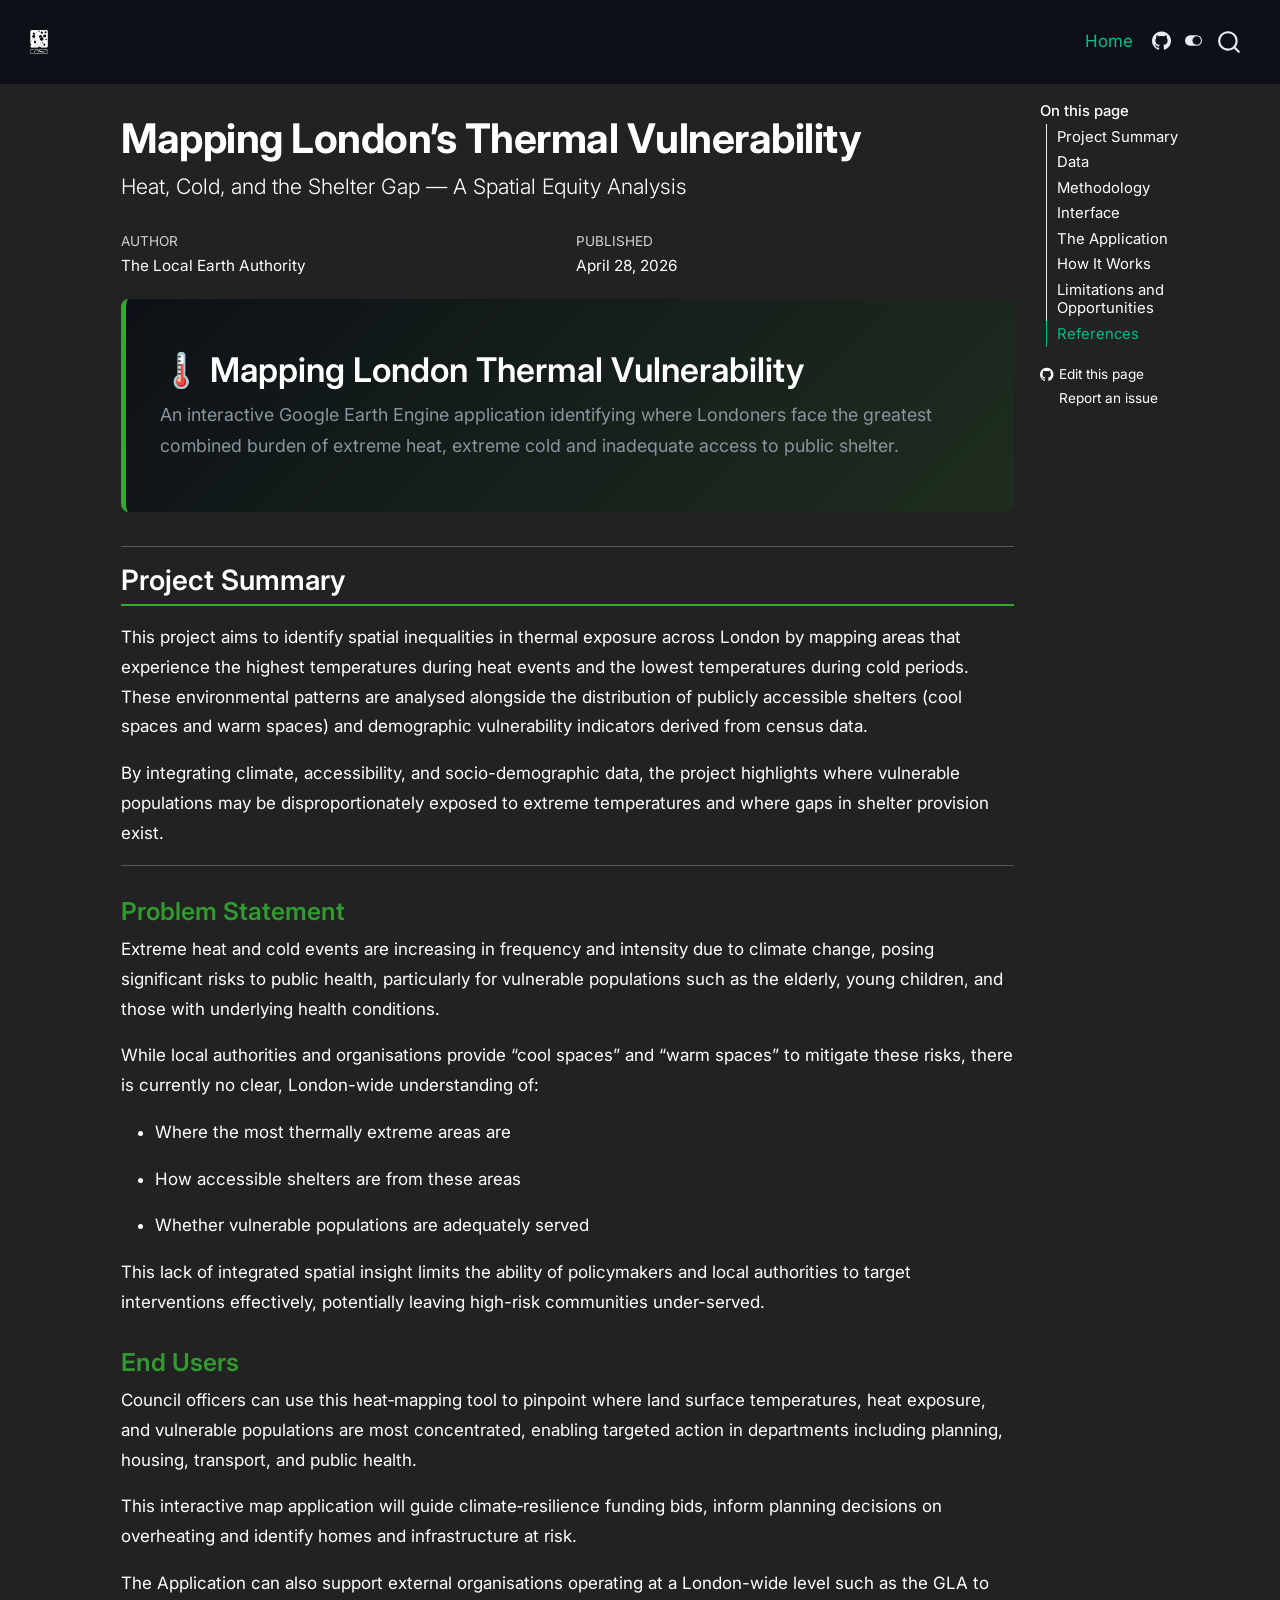
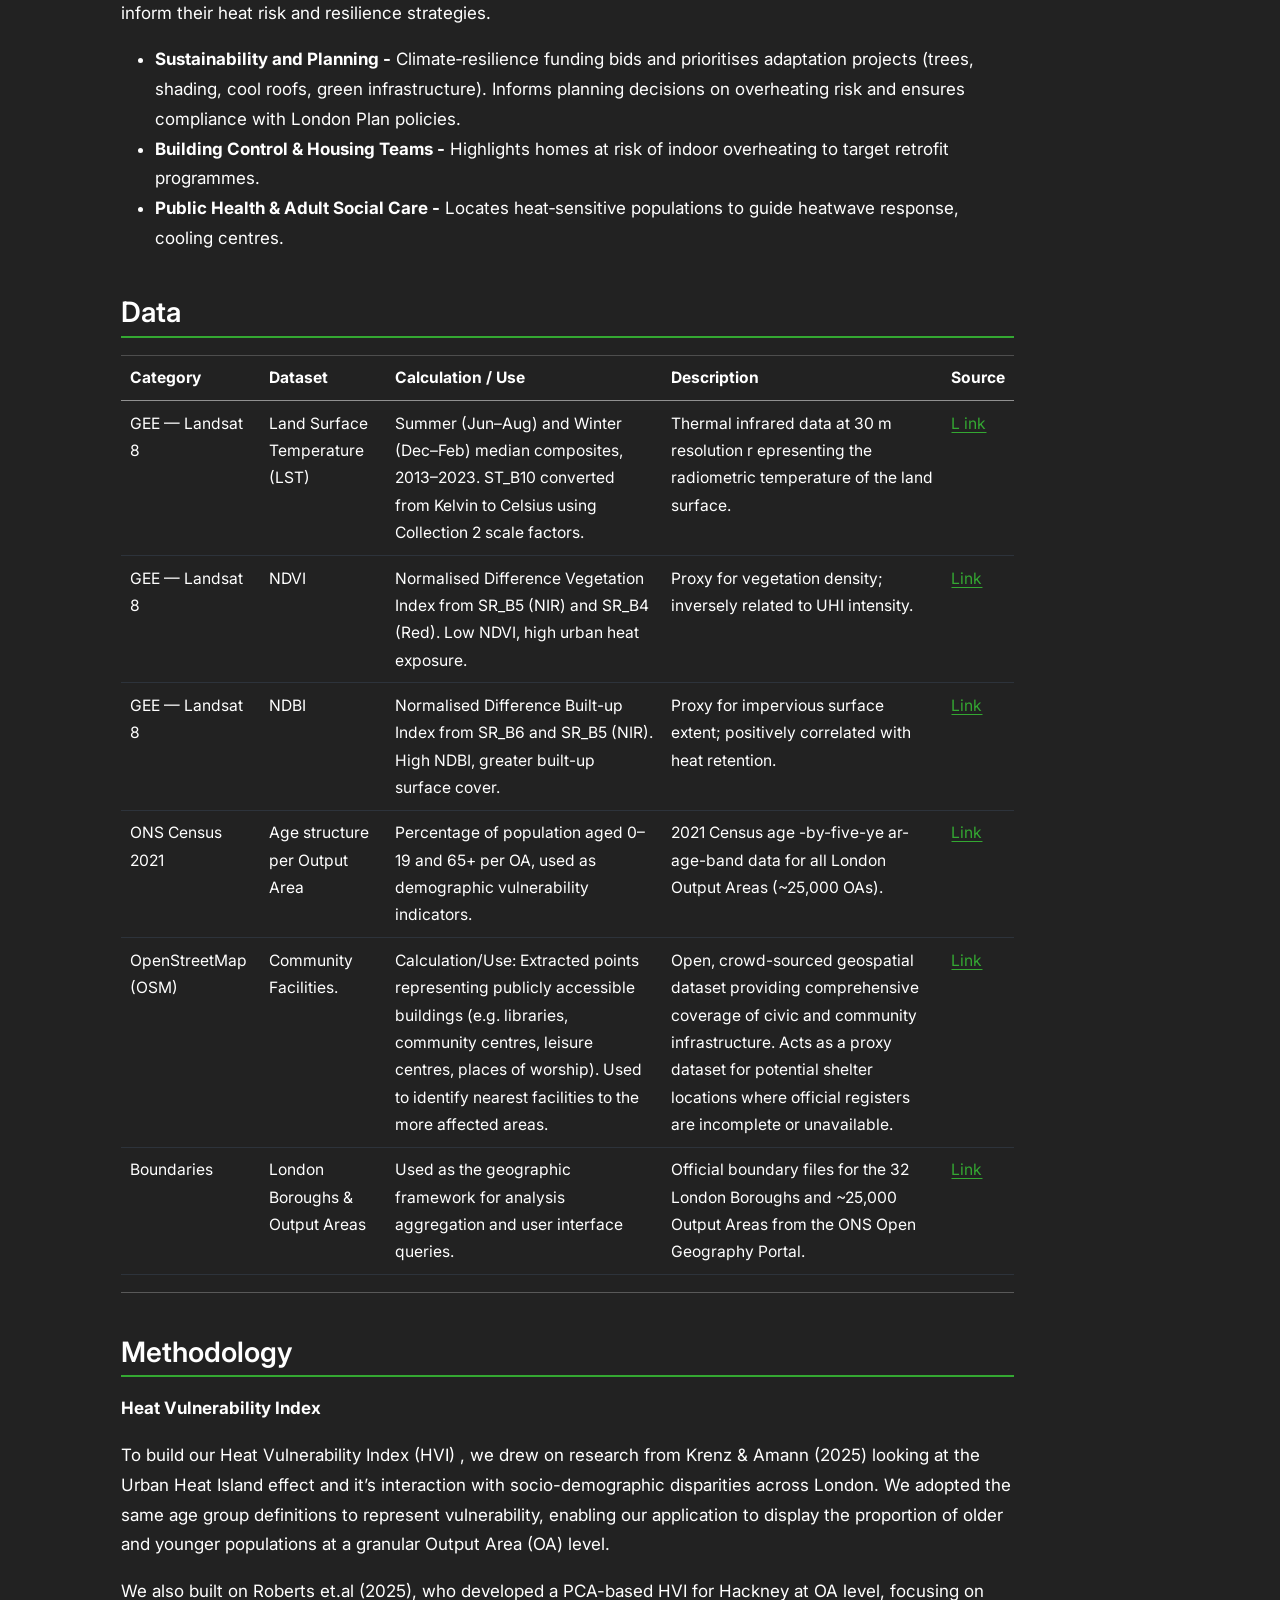
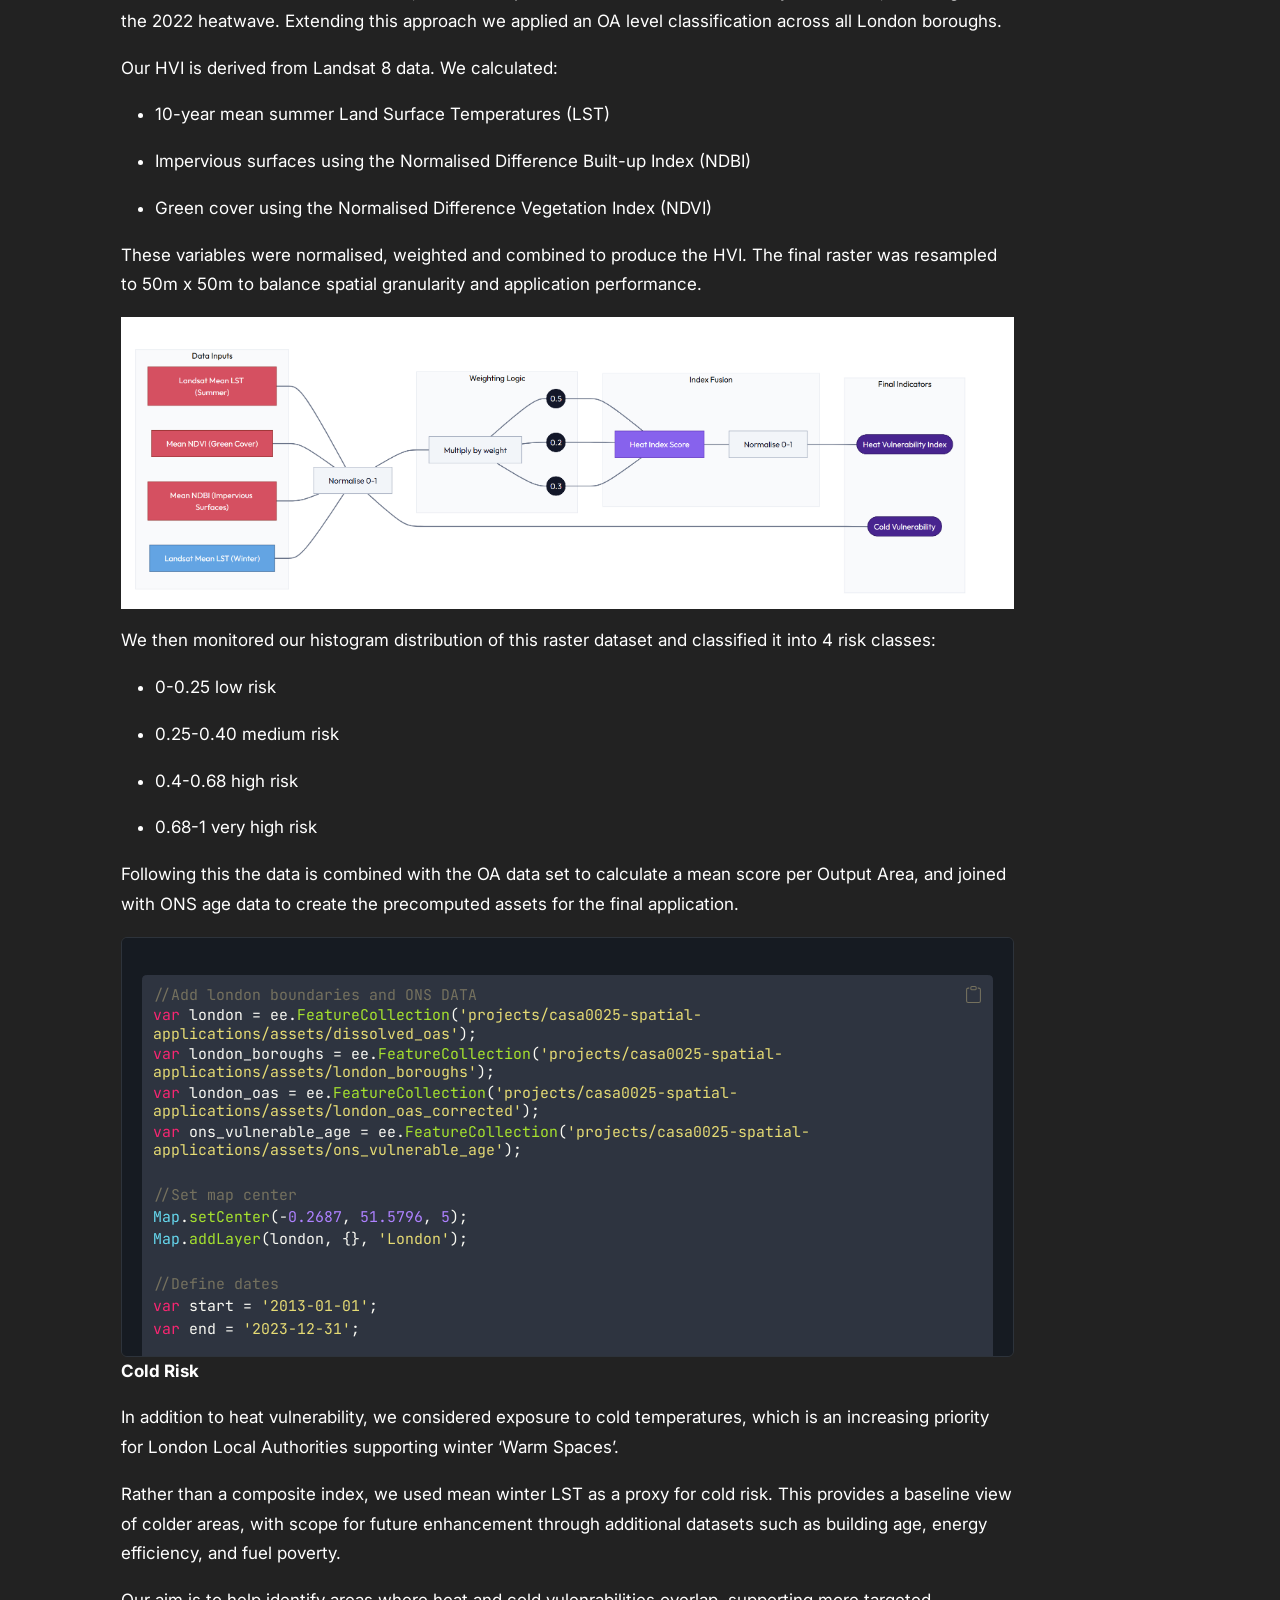
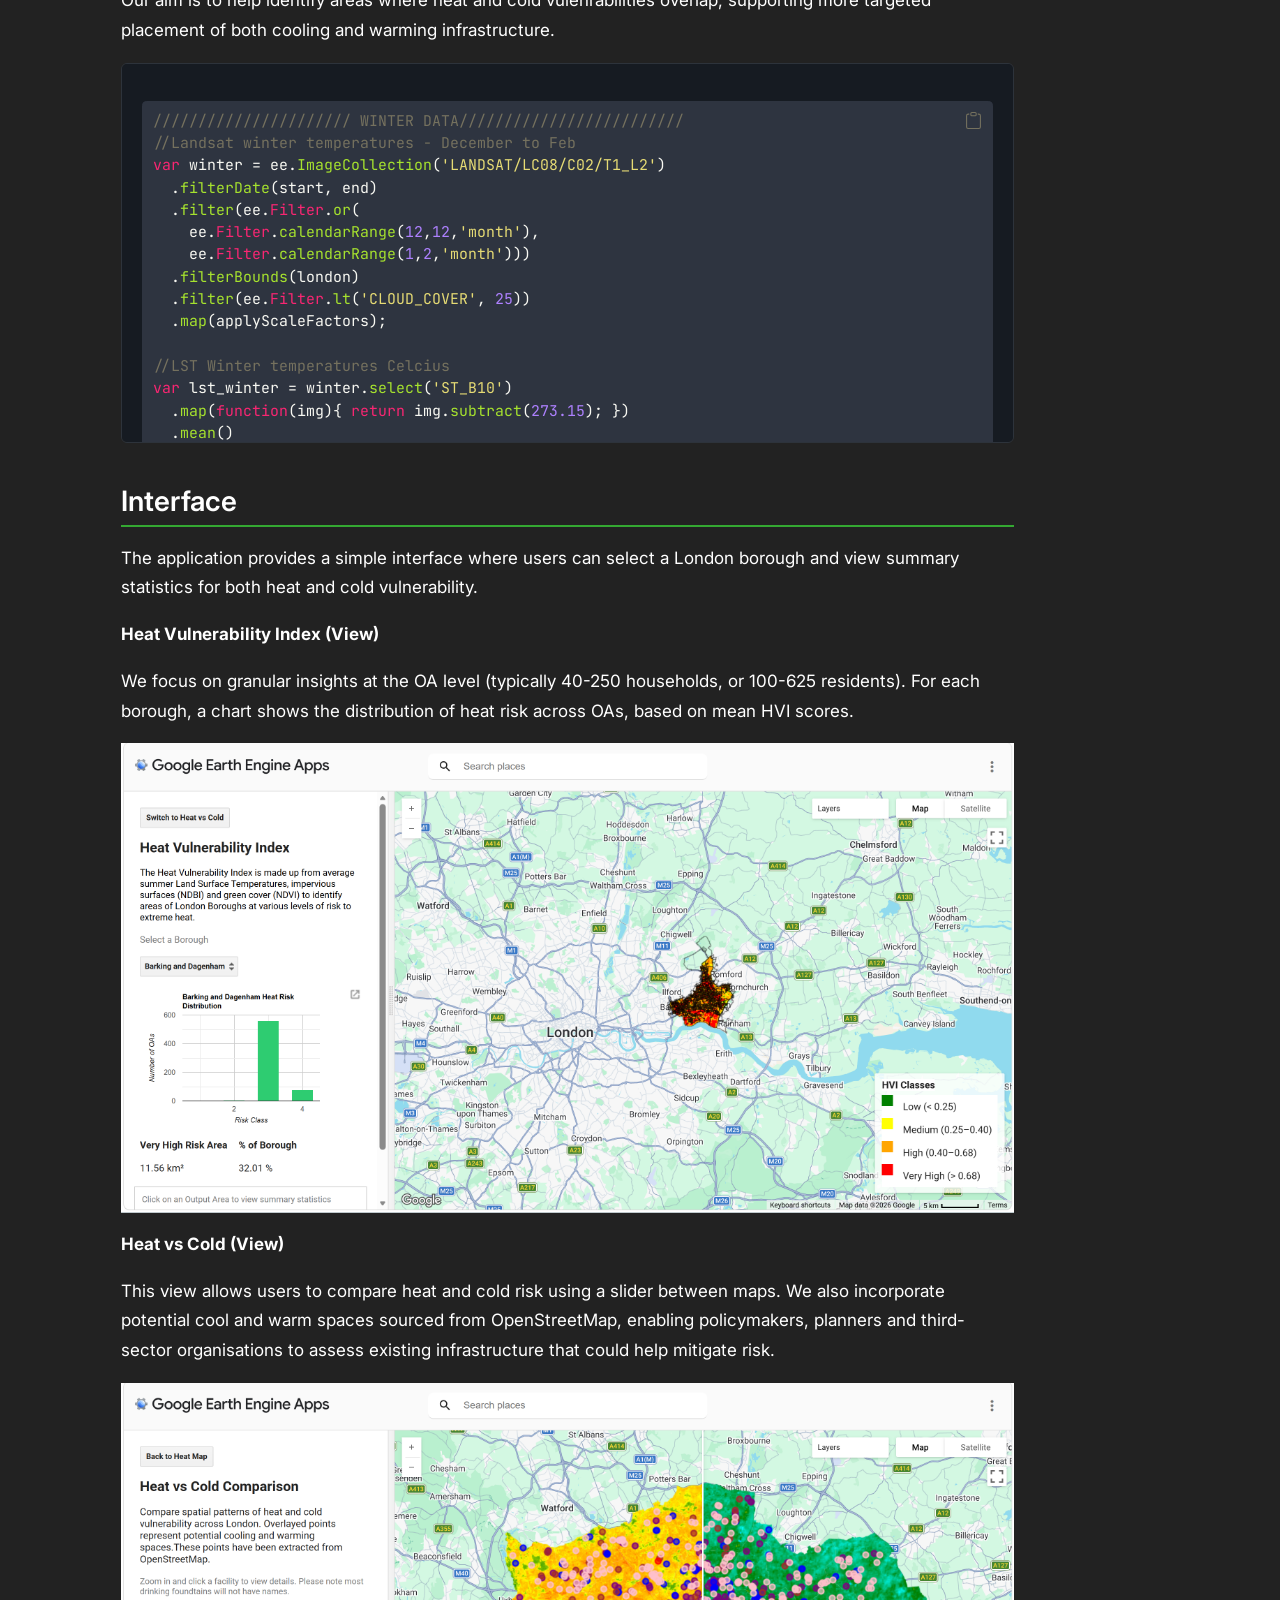
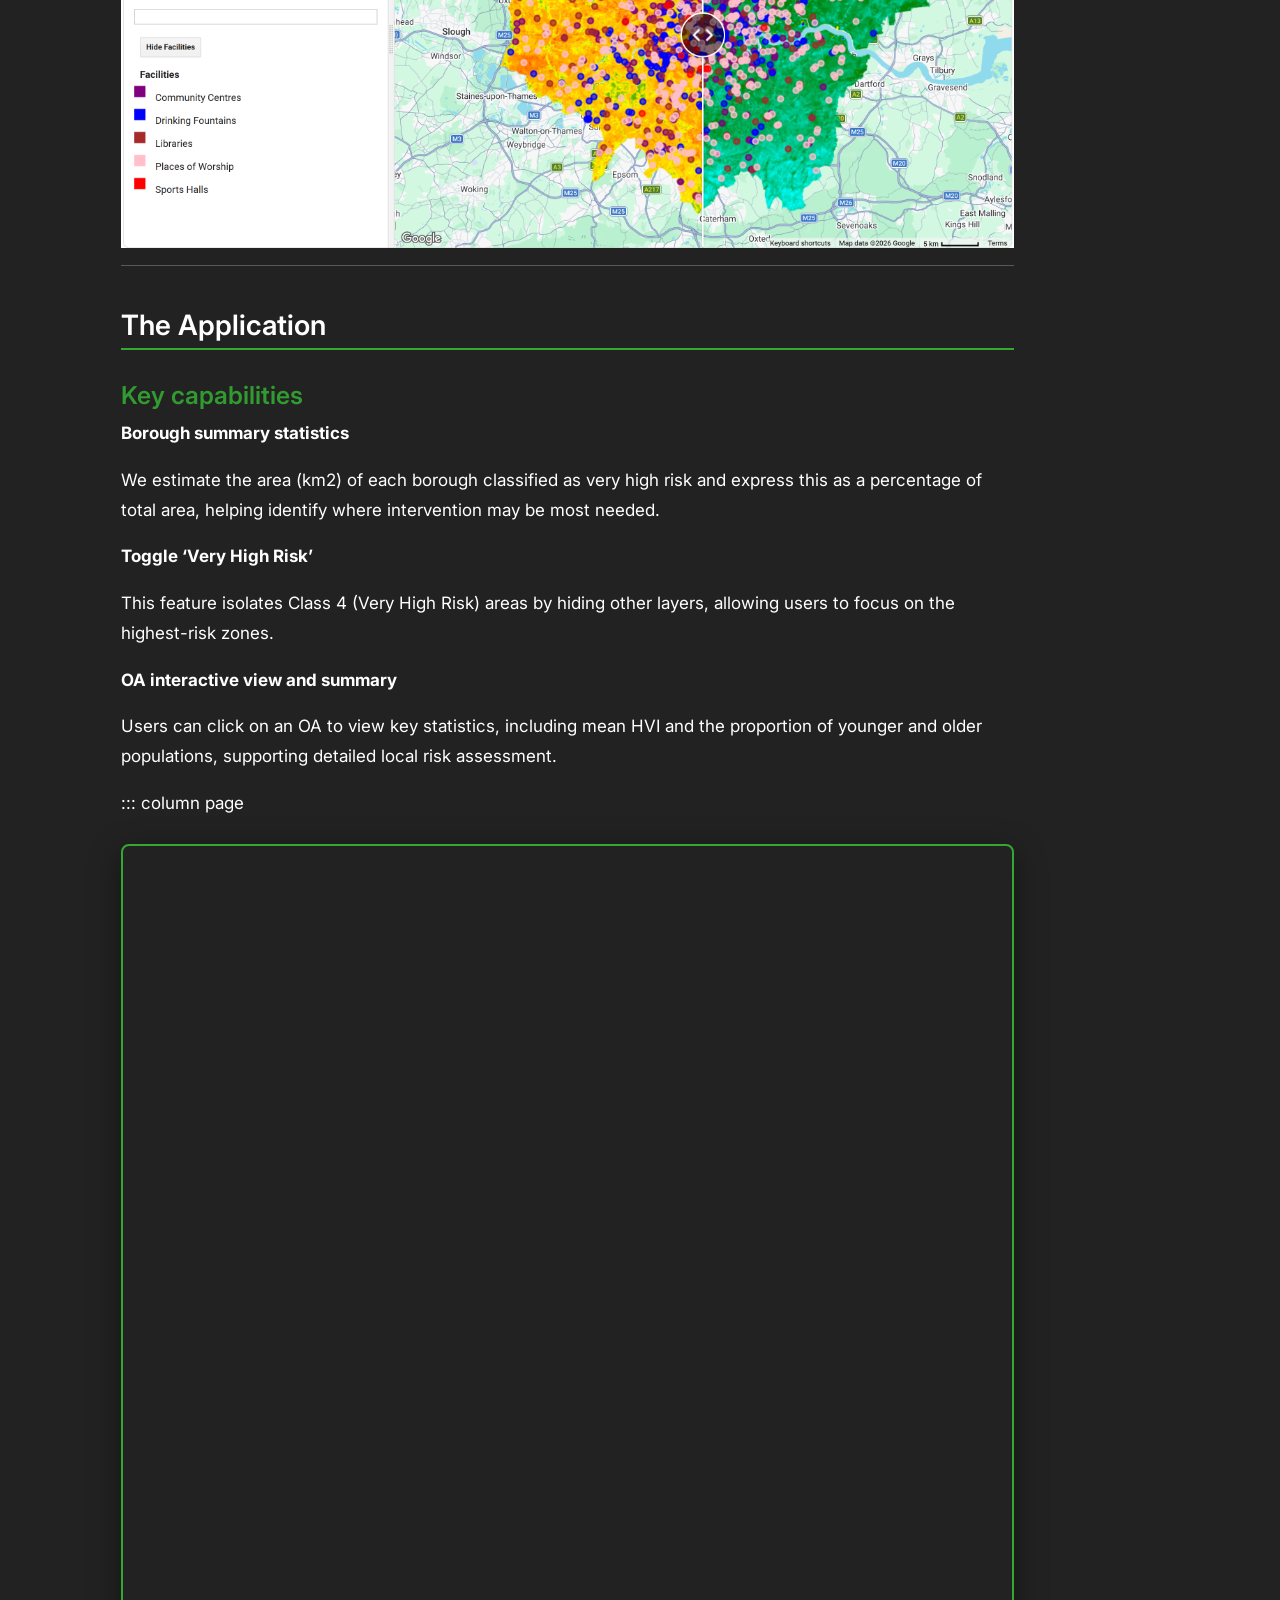
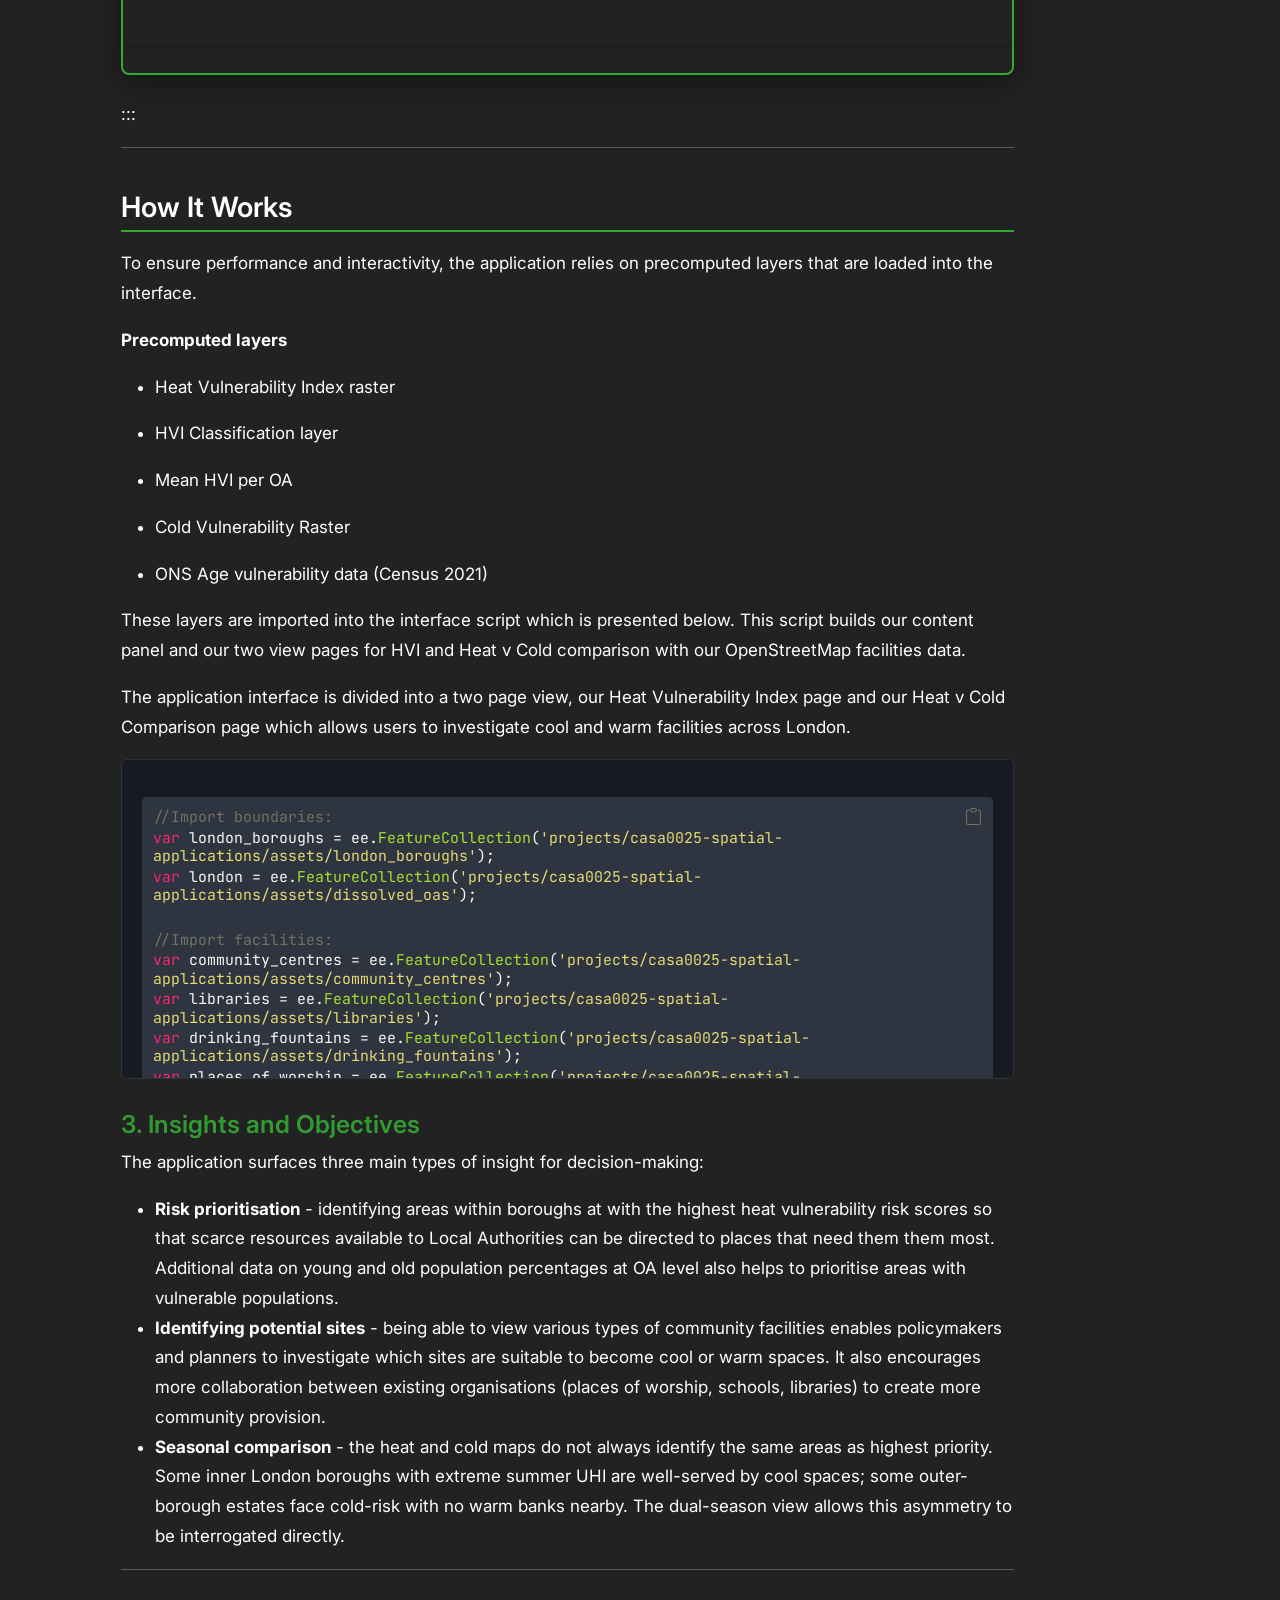
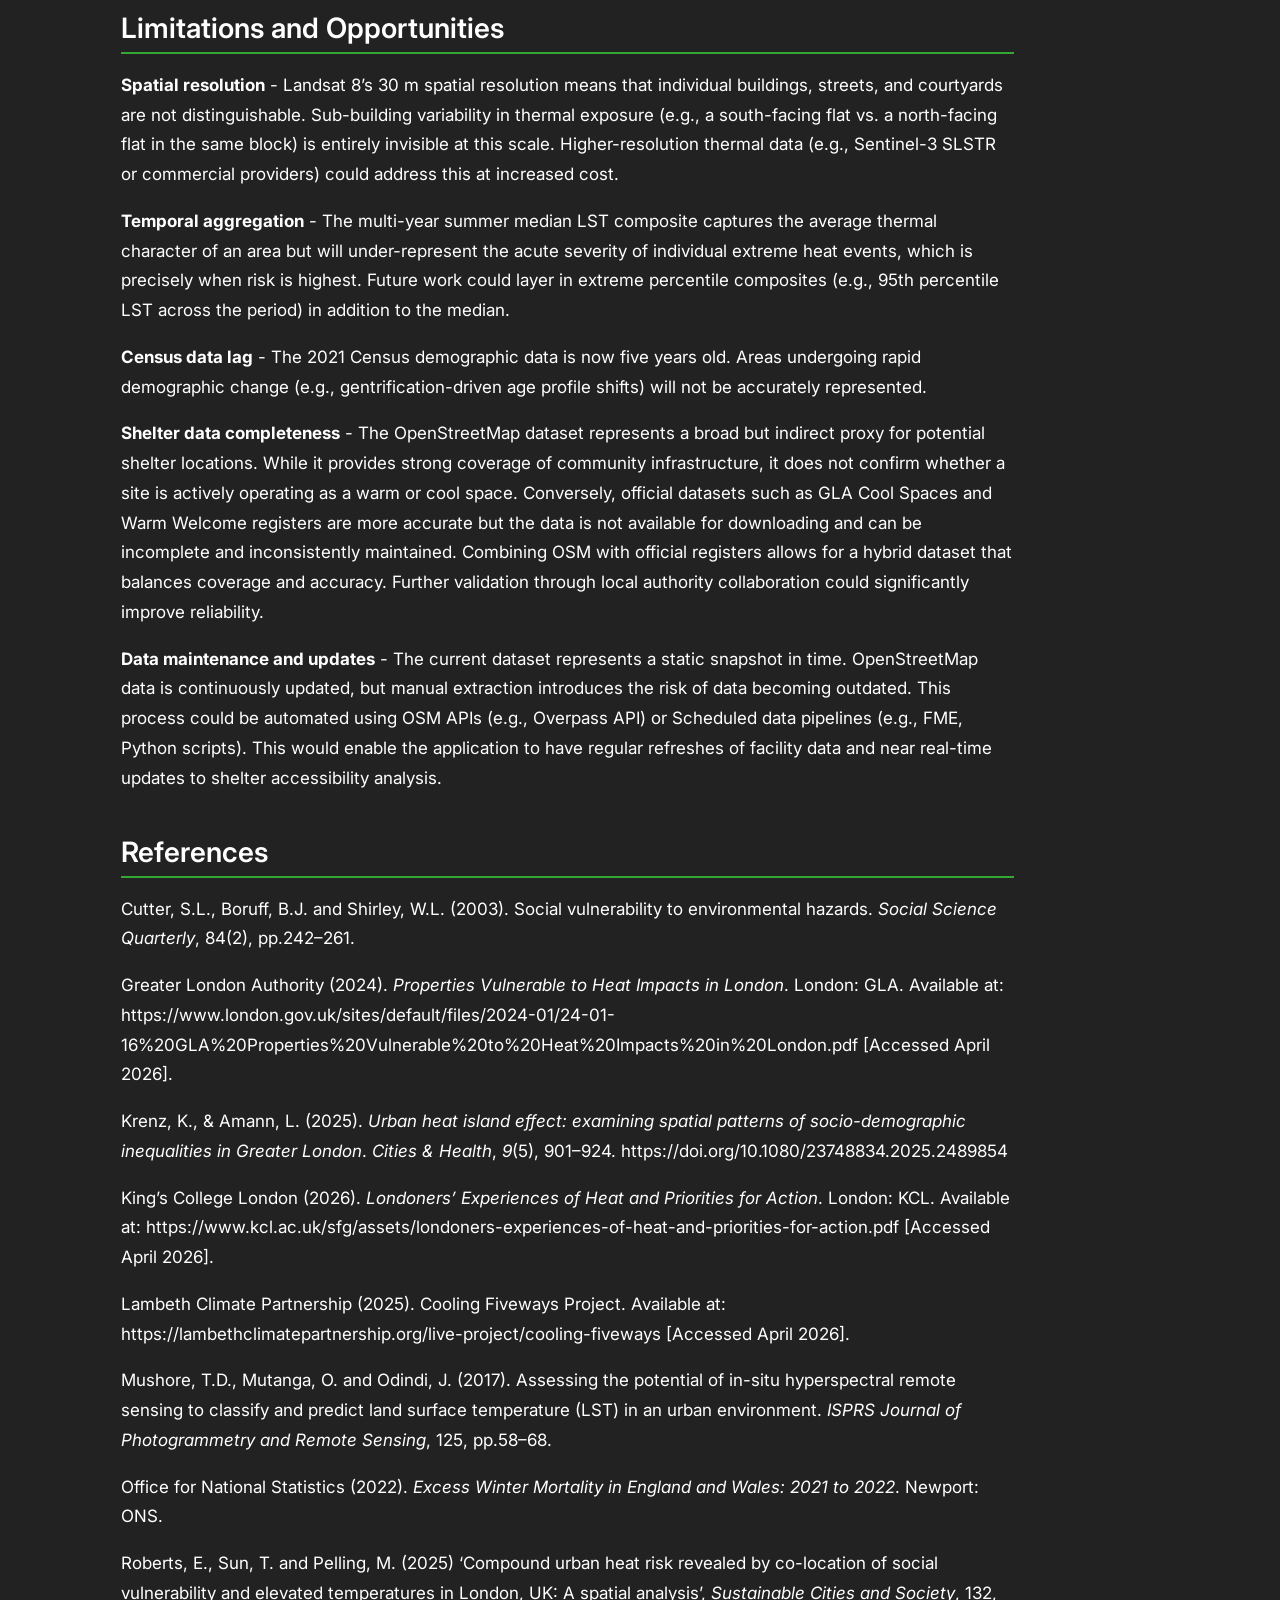
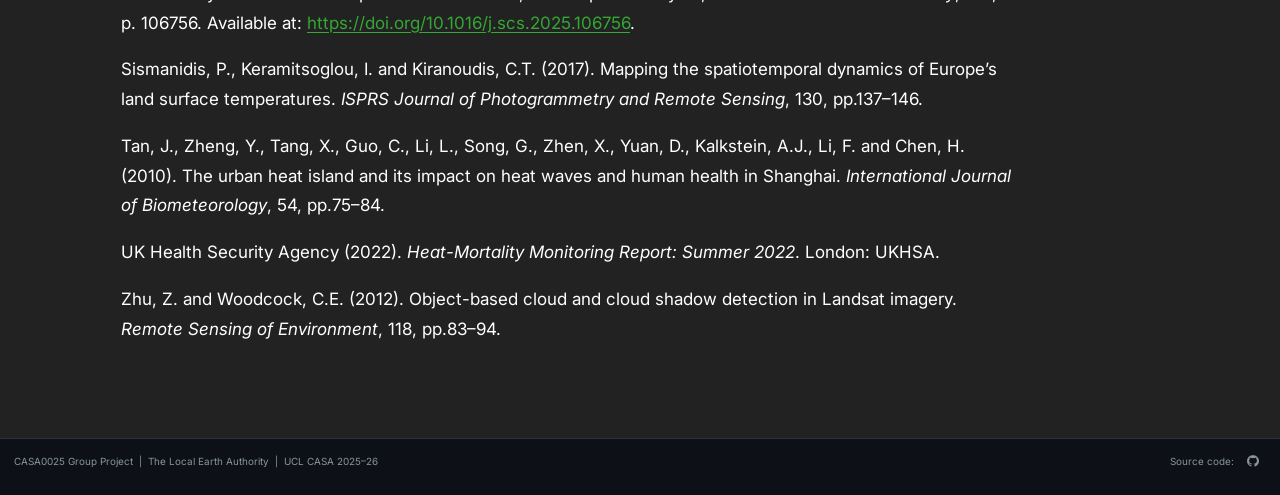
<file: docs/index.html>
<!DOCTYPE html>
<html xmlns="http://www.w3.org/1999/xhtml" lang="en" xml:lang="en"><head>

<meta charset="utf-8">
<meta name="generator" content="quarto-1.8.26">

<meta name="viewport" content="width=device-width, initial-scale=1.0, user-scalable=yes">

<meta name="author" content="The Local Earth Authority">
<meta name="dcterms.date" content="2026-04-28">

<title>Mapping London’s Thermal Vulnerability – The Local Earth Authority</title>
<style>
code{white-space: pre-wrap;}
span.smallcaps{font-variant: small-caps;}
div.columns{display: flex; gap: min(4vw, 1.5em);}
div.column{flex: auto; overflow-x: auto;}
div.hanging-indent{margin-left: 1.5em; text-indent: -1.5em;}
ul.task-list{list-style: none;}
ul.task-list li input[type="checkbox"] {
  width: 0.8em;
  margin: 0 0.8em 0.2em -1em; /* quarto-specific, see https://github.com/quarto-dev/quarto-cli/issues/4556 */ 
  vertical-align: middle;
}
/* CSS for syntax highlighting */
html { -webkit-text-size-adjust: 100%; }
pre > code.sourceCode { white-space: pre; position: relative; }
pre > code.sourceCode > span { display: inline-block; line-height: 1.25; }
pre > code.sourceCode > span:empty { height: 1.2em; }
.sourceCode { overflow: visible; }
code.sourceCode > span { color: inherit; text-decoration: inherit; }
div.sourceCode { margin: 1em 0; }
pre.sourceCode { margin: 0; }
@media screen {
div.sourceCode { overflow: auto; }
}
@media print {
pre > code.sourceCode { white-space: pre-wrap; }
pre > code.sourceCode > span { text-indent: -5em; padding-left: 5em; }
}
pre.numberSource code
  { counter-reset: source-line 0; }
pre.numberSource code > span
  { position: relative; left: -4em; counter-increment: source-line; }
pre.numberSource code > span > a:first-child::before
  { content: counter(source-line);
    position: relative; left: -1em; text-align: right; vertical-align: baseline;
    border: none; display: inline-block;
    -webkit-touch-callout: none; -webkit-user-select: none;
    -khtml-user-select: none; -moz-user-select: none;
    -ms-user-select: none; user-select: none;
    padding: 0 4px; width: 4em;
  }
pre.numberSource { margin-left: 3em;  padding-left: 4px; }
div.sourceCode
  {   }
@media screen {
pre > code.sourceCode > span > a:first-child::before { text-decoration: underline; }
}
</style>


<script src="site_libs/quarto-nav/quarto-nav.js"></script>
<script src="site_libs/clipboard/clipboard.min.js"></script>
<script src="site_libs/quarto-search/autocomplete.umd.js"></script>
<script src="site_libs/quarto-search/fuse.min.js"></script>
<script src="site_libs/quarto-search/quarto-search.js"></script>
<meta name="quarto:offset" content="./">
<link href="./favicon.ico" rel="icon">
<script src="site_libs/quarto-html/quarto.js" type="module"></script>
<script src="site_libs/quarto-html/tabsets/tabsets.js" type="module"></script>
<script src="site_libs/quarto-html/axe/axe-check.js" type="module"></script>
<script src="site_libs/quarto-html/popper.min.js"></script>
<script src="site_libs/quarto-html/tippy.umd.min.js"></script>
<script src="site_libs/quarto-html/anchor.min.js"></script>
<link href="site_libs/quarto-html/tippy.css" rel="stylesheet">
<link href="site_libs/quarto-html/quarto-syntax-highlighting-1b3db88def35042d172274863c1cdcf0.css" rel="stylesheet" class="quarto-color-scheme" id="quarto-text-highlighting-styles">
<link href="site_libs/quarto-html/quarto-syntax-highlighting-dark-1b3db88def35042d172274863c1cdcf0.css" rel="stylesheet" class="quarto-color-scheme quarto-color-alternate" id="quarto-text-highlighting-styles">
<script src="site_libs/bootstrap/bootstrap.min.js"></script>
<link href="site_libs/bootstrap/bootstrap-icons.css" rel="stylesheet">
<link href="site_libs/bootstrap/bootstrap-94bb24bf05ba9a1a9a1556d5d7cd369f.min.css" rel="stylesheet" append-hash="true" class="quarto-color-scheme" id="quarto-bootstrap" data-mode="light">
<link href="site_libs/bootstrap/bootstrap-dark-587eab1b1a114774f0dc48868b3edbeb.min.css" rel="stylesheet" append-hash="true" class="quarto-color-scheme quarto-color-alternate" id="quarto-bootstrap" data-mode="dark">
<script id="quarto-search-options" type="application/json">{
  "location": "navbar",
  "copy-button": false,
  "collapse-after": 3,
  "panel-placement": "end",
  "type": "overlay",
  "limit": 50,
  "keyboard-shortcut": [
    "f",
    "/",
    "s"
  ],
  "show-item-context": false,
  "language": {
    "search-no-results-text": "No results",
    "search-matching-documents-text": "matching documents",
    "search-copy-link-title": "Copy link to search",
    "search-hide-matches-text": "Hide additional matches",
    "search-more-match-text": "more match in this document",
    "search-more-matches-text": "more matches in this document",
    "search-clear-button-title": "Clear",
    "search-text-placeholder": "",
    "search-detached-cancel-button-title": "Cancel",
    "search-submit-button-title": "Submit",
    "search-label": "Search"
  }
}</script>
<style>html{ scroll-behavior: smooth; }</style>


<link rel="stylesheet" href="style.css">
</head>

<body class="nav-fixed quarto-dark"><script id="quarto-html-before-body" type="application/javascript">
    const toggleBodyColorMode = (bsSheetEl) => {
      const mode = bsSheetEl.getAttribute("data-mode");
      const bodyEl = window.document.querySelector("body");
      if (mode === "dark") {
        bodyEl.classList.add("quarto-dark");
        bodyEl.classList.remove("quarto-light");
      } else {
        bodyEl.classList.add("quarto-light");
        bodyEl.classList.remove("quarto-dark");
      }
    }
    const toggleBodyColorPrimary = () => {
      const bsSheetEl = window.document.querySelector("link#quarto-bootstrap:not([rel=disabled-stylesheet])");
      if (bsSheetEl) {
        toggleBodyColorMode(bsSheetEl);
      }
    }
    const setColorSchemeToggle = (alternate) => {
      const toggles = window.document.querySelectorAll('.quarto-color-scheme-toggle');
      for (let i=0; i < toggles.length; i++) {
        const toggle = toggles[i];
        if (toggle) {
          if (alternate) {
            toggle.classList.add("alternate");
          } else {
            toggle.classList.remove("alternate");
          }
        }
      }
    };
    const toggleColorMode = (alternate) => {
      // Switch the stylesheets
      const primaryStylesheets = window.document.querySelectorAll('link.quarto-color-scheme:not(.quarto-color-alternate)');
      const alternateStylesheets = window.document.querySelectorAll('link.quarto-color-scheme.quarto-color-alternate');
      manageTransitions('#quarto-margin-sidebar .nav-link', false);
      if (alternate) {
        // note: dark is layered on light, we don't disable primary!
        enableStylesheet(alternateStylesheets);
        for (const sheetNode of alternateStylesheets) {
          if (sheetNode.id === "quarto-bootstrap") {
            toggleBodyColorMode(sheetNode);
          }
        }
      } else {
        disableStylesheet(alternateStylesheets);
        enableStylesheet(primaryStylesheets)
        toggleBodyColorPrimary();
      }
      manageTransitions('#quarto-margin-sidebar .nav-link', true);
      // Switch the toggles
      setColorSchemeToggle(alternate)
      // Hack to workaround the fact that safari doesn't
      // properly recolor the scrollbar when toggling (#1455)
      if (navigator.userAgent.indexOf('Safari') > 0 && navigator.userAgent.indexOf('Chrome') == -1) {
        manageTransitions("body", false);
        window.scrollTo(0, 1);
        setTimeout(() => {
          window.scrollTo(0, 0);
          manageTransitions("body", true);
        }, 40);
      }
    }
    const disableStylesheet = (stylesheets) => {
      for (let i=0; i < stylesheets.length; i++) {
        const stylesheet = stylesheets[i];
        stylesheet.rel = 'disabled-stylesheet';
      }
    }
    const enableStylesheet = (stylesheets) => {
      for (let i=0; i < stylesheets.length; i++) {
        const stylesheet = stylesheets[i];
        if(stylesheet.rel !== 'stylesheet') { // for Chrome, which will still FOUC without this check
          stylesheet.rel = 'stylesheet';
        }
      }
    }
    const manageTransitions = (selector, allowTransitions) => {
      const els = window.document.querySelectorAll(selector);
      for (let i=0; i < els.length; i++) {
        const el = els[i];
        if (allowTransitions) {
          el.classList.remove('notransition');
        } else {
          el.classList.add('notransition');
        }
      }
    }
    const isFileUrl = () => {
      return window.location.protocol === 'file:';
    }
    const hasAlternateSentinel = () => {
      let styleSentinel = getColorSchemeSentinel();
      if (styleSentinel !== null) {
        return styleSentinel === "alternate";
      } else {
        return false;
      }
    }
    const setStyleSentinel = (alternate) => {
      const value = alternate ? "alternate" : "default";
      if (!isFileUrl()) {
        window.localStorage.setItem("quarto-color-scheme", value);
      } else {
        localAlternateSentinel = value;
      }
    }
    const getColorSchemeSentinel = () => {
      if (!isFileUrl()) {
        const storageValue = window.localStorage.getItem("quarto-color-scheme");
        return storageValue != null ? storageValue : localAlternateSentinel;
      } else {
        return localAlternateSentinel;
      }
    }
    const toggleGiscusIfUsed = (isAlternate, darkModeDefault) => {
      const baseTheme = document.querySelector('#giscus-base-theme')?.value ?? 'light';
      const alternateTheme = document.querySelector('#giscus-alt-theme')?.value ?? 'dark';
      let newTheme = '';
      if(authorPrefersDark) {
        newTheme = isAlternate ? baseTheme : alternateTheme;
      } else {
        newTheme = isAlternate ? alternateTheme : baseTheme;
      }
      const changeGiscusTheme = () => {
        // From: https://github.com/giscus/giscus/issues/336
        const sendMessage = (message) => {
          const iframe = document.querySelector('iframe.giscus-frame');
          if (!iframe) return;
          iframe.contentWindow.postMessage({ giscus: message }, 'https://giscus.app');
        }
        sendMessage({
          setConfig: {
            theme: newTheme
          }
        });
      }
      const isGiscussLoaded = window.document.querySelector('iframe.giscus-frame') !== null;
      if (isGiscussLoaded) {
        changeGiscusTheme();
      }
    };
    const authorPrefersDark = true;
    const darkModeDefault = authorPrefersDark;
    let localAlternateSentinel = darkModeDefault ? 'alternate' : 'default';
    // Dark / light mode switch
    window.quartoToggleColorScheme = () => {
      // Read the current dark / light value
      let toAlternate = !hasAlternateSentinel();
      toggleColorMode(toAlternate);
      setStyleSentinel(toAlternate);
      toggleGiscusIfUsed(toAlternate, darkModeDefault);
      window.dispatchEvent(new Event('resize'));
    };
    // Switch to dark mode if need be
    if (hasAlternateSentinel()) {
      toggleColorMode(true);
    } else {
      toggleColorMode(false);
    }
  </script>

<div id="quarto-search-results"></div>
  <header id="quarto-header" class="headroom fixed-top">
    <nav class="navbar navbar-expand-lg " data-bs-theme="dark">
      <div class="navbar-container container-fluid">
      <div class="navbar-brand-container mx-auto">
    <a href="./index.html" class="navbar-brand navbar-brand-logo">
    <img src="./logo.png" alt="The Local Earth Authority" class="navbar-logo light-content">
    <img src="./logo.png" alt="The Local Earth Authority" class="navbar-logo dark-content">
    </a>
  </div>
            <div id="quarto-search" class="" title="Search"></div>
          <button class="navbar-toggler" type="button" data-bs-toggle="collapse" data-bs-target="#navbarCollapse" aria-controls="navbarCollapse" role="menu" aria-expanded="false" aria-label="Toggle navigation" onclick="if (window.quartoToggleHeadroom) { window.quartoToggleHeadroom(); }">
  <span class="navbar-toggler-icon"></span>
</button>
          <div class="collapse navbar-collapse" id="navbarCollapse">
            <ul class="navbar-nav navbar-nav-scroll ms-auto">
  <li class="nav-item">
    <a class="nav-link active" href="./index.html" aria-current="page"> 
<span class="menu-text">Home</span></a>
  </li>  
  <li class="nav-item compact">
    <a class="nav-link" href="https://github.com/cy-tong/CASA0025_The_Local_Earth_Authority_Group_Project" target="_blank"> <i class="bi bi-github" role="img">
</i> 
<span class="menu-text"></span></a>
  </li>  
</ul>
          </div> <!-- /navcollapse -->
            <div class="quarto-navbar-tools">
  <a href="" class="quarto-color-scheme-toggle quarto-navigation-tool  px-1" onclick="window.quartoToggleColorScheme(); return false;" title="Toggle dark mode"><i class="bi"></i></a>
</div>
      </div> <!-- /container-fluid -->
    </nav>
</header>
<!-- content -->
<div id="quarto-content" class="quarto-container page-columns page-rows-contents page-layout-article page-navbar">
<!-- sidebar -->
<!-- margin-sidebar -->
    <div id="quarto-margin-sidebar" class="sidebar margin-sidebar">
        <nav id="TOC" role="doc-toc" class="toc-active">
    <h2 id="toc-title">On this page</h2>
   
  <ul>
  <li><a href="#project-summary" id="toc-project-summary" class="nav-link active" data-scroll-target="#project-summary">Project Summary</a>
  <ul class="collapse">
  <li><a href="#problem-statement" id="toc-problem-statement" class="nav-link" data-scroll-target="#problem-statement">Problem Statement</a></li>
  <li><a href="#end-users" id="toc-end-users" class="nav-link" data-scroll-target="#end-users">End Users</a></li>
  </ul></li>
  <li><a href="#data" id="toc-data" class="nav-link" data-scroll-target="#data">Data</a></li>
  <li><a href="#methodology" id="toc-methodology" class="nav-link" data-scroll-target="#methodology">Methodology</a></li>
  <li><a href="#interface" id="toc-interface" class="nav-link" data-scroll-target="#interface">Interface</a></li>
  <li><a href="#the-application" id="toc-the-application" class="nav-link" data-scroll-target="#the-application">The Application</a>
  <ul class="collapse">
  <li><a href="#key-capabilities" id="toc-key-capabilities" class="nav-link" data-scroll-target="#key-capabilities">Key capabilities</a></li>
  </ul></li>
  <li><a href="#how-it-works" id="toc-how-it-works" class="nav-link" data-scroll-target="#how-it-works">How It Works</a>
  <ul class="collapse">
  <li><a href="#insights-and-objectives" id="toc-insights-and-objectives" class="nav-link" data-scroll-target="#insights-and-objectives">3. Insights and Objectives</a></li>
  </ul></li>
  <li><a href="#limitations-and-opportunities" id="toc-limitations-and-opportunities" class="nav-link" data-scroll-target="#limitations-and-opportunities">Limitations and Opportunities</a></li>
  <li><a href="#references" id="toc-references" class="nav-link" data-scroll-target="#references">References</a></li>
  </ul>
<div class="toc-actions"><ul><li><a href="https://github.com/cy-tong/CASA0025_The_Local_Earth_Authority_Group_Project/edit/main/index.qmd" class="toc-action"><i class="bi bi-github"></i>Edit this page</a></li><li><a href="https://github.com/cy-tong/CASA0025_The_Local_Earth_Authority_Group_Project/issues/new" class="toc-action"><i class="bi empty"></i>Report an issue</a></li></ul></div></nav>
    </div>
<!-- main -->
<main class="content" id="quarto-document-content">


<header id="title-block-header" class="quarto-title-block default">
<div class="quarto-title">
<h1 class="title">Mapping London’s Thermal Vulnerability</h1>
<p class="subtitle lead">Heat, Cold, and the Shelter Gap — A Spatial Equity Analysis</p>
</div>



<div class="quarto-title-meta">

    <div>
    <div class="quarto-title-meta-heading">Author</div>
    <div class="quarto-title-meta-contents">
             <p>The Local Earth Authority </p>
          </div>
  </div>
    
    <div>
    <div class="quarto-title-meta-heading">Published</div>
    <div class="quarto-title-meta-contents">
      <p class="date">April 28, 2026</p>
    </div>
  </div>
  
    
  </div>
  


</header>


<div class="hero-banner">
<h1>
🌡️ Mapping London Thermal Vulnerability
</h1>
<p>
An interactive Google Earth Engine application identifying where Londoners face the greatest combined burden of extreme heat, extreme cold and inadequate access to public shelter.
</p>
</div>
<hr>
<section id="project-summary" class="level2">
<h2 class="anchored" data-anchor-id="project-summary">Project Summary</h2>
<p>This project aims to identify spatial inequalities in thermal exposure across London by mapping areas that experience the highest temperatures during heat events and the lowest temperatures during cold periods. These environmental patterns are analysed alongside the distribution of publicly accessible shelters (cool spaces and warm spaces) and demographic vulnerability indicators derived from census data.</p>
<p>By integrating climate, accessibility, and socio-demographic data, the project highlights where vulnerable populations may be disproportionately exposed to extreme temperatures and where gaps in shelter provision exist.</p>
<hr>
<section id="problem-statement" class="level3">
<h3 class="anchored" data-anchor-id="problem-statement">Problem Statement</h3>
<p>Extreme heat and cold events are increasing in frequency and intensity due to climate change, posing significant risks to public health, particularly for vulnerable populations such as the elderly, young children, and those with underlying health conditions.</p>
<p>While local authorities and organisations provide “cool spaces” and “warm spaces” to mitigate these risks, there is currently no clear, London-wide understanding of:</p>
<ul>
<li><p>Where the most thermally extreme areas are</p></li>
<li><p>How accessible shelters are from these areas</p></li>
<li><p>Whether vulnerable populations are adequately served</p></li>
</ul>
<p>This lack of integrated spatial insight limits the ability of policymakers and local authorities to target interventions effectively, potentially leaving high-risk communities under-served.</p>
</section>
<section id="end-users" class="level3">
<h3 class="anchored" data-anchor-id="end-users">End Users</h3>
<p>Council officers can use this heat‑mapping tool to pinpoint where land surface temperatures, heat exposure, and vulnerable populations are most concentrated, enabling targeted action in departments including planning, housing, transport, and public health.</p>
<p>This interactive map application will guide climate‑resilience funding bids, inform planning decisions on overheating and identify homes and infrastructure at risk.</p>
<p>The Application can also support external organisations operating at a London-wide level such as the GLA to inform their heat risk and resilience strategies.</p>
<ul>
<li><strong>Sustainability and Planning -</strong> Climate‑resilience funding bids and prioritises adaptation projects (trees, shading, cool roofs, green infrastructure). Informs planning decisions on overheating risk and ensures compliance with London Plan policies.&nbsp;</li>
<li><strong>Building Control &amp; Housing Teams -</strong> Highlights homes at risk of indoor overheating to target retrofit programmes.&nbsp;</li>
<li><strong>Public Health &amp; Adult Social Care -</strong> Locates heat‑sensitive populations to guide heatwave response, cooling centres.&nbsp;</li>
</ul>
</section>
</section>
<section id="data" class="level2">
<h2 class="anchored" data-anchor-id="data">Data</h2>
<table class="caption-top table">
<thead>
<tr class="header">
<th>Category</th>
<th>Dataset</th>
<th>Calculation / Use</th>
<th>Description</th>
<th>Source</th>
</tr>
</thead>
<tbody>
<tr class="odd">
<td>GEE — Landsat 8</td>
<td>Land Surface Temperature (LST)</td>
<td>Summer (Jun–Aug) and Winter (Dec–Feb) median composites, 2013–2023. ST_B10 converted from Kelvin to Celsius using Collection 2 scale factors.</td>
<td>Thermal infrared data at 30 m resolution r epresenting the radiometric temperature of the land surface.</td>
<td><a href="https:%20//developer%20s.google.co%20m/earth-eng%20ine/dataset%20s/catalog/L%20ANDSAT_LC08%20_C02_T1_L2">L ink</a></td>
</tr>
<tr class="even">
<td>GEE — Landsat 8</td>
<td>NDVI</td>
<td>Normalised Difference Vegetation Index from SR_B5 (NIR) and SR_B4 (Red). Low NDVI, high urban heat exposure.</td>
<td>Proxy for vegetation density; inversely related to UHI intensity.</td>
<td><a href="https:%20//developer%20s.google.co%20m/earth-eng%20ine/dataset%20s/catalog/L%20ANDSAT_LC08%20_C02_T1_L2">Link</a></td>
</tr>
<tr class="odd">
<td>GEE — Landsat 8</td>
<td>NDBI</td>
<td>Normalised Difference Built-up Index from SR_B6 and SR_B5 (NIR). High NDBI, greater built-up surface cover.</td>
<td>Proxy for impervious surface extent; positively correlated with heat retention.</td>
<td><a href="https:%20//developer%20s.google.co%20m/earth-eng%20ine/dataset%20s/catalog/L%20ANDSAT_LC08%20_C02_T1_L2">Link</a></td>
</tr>
<tr class="even">
<td>ONS Census 2021</td>
<td>Age structure per Output Area</td>
<td>Percentage of population aged 0–19 and 65+ per OA, used as demographic vulnerability indicators.</td>
<td>2021 Census age -by-five-ye ar-age-band data for all London Output Areas (~25,000 OAs).</td>
<td><a href="ht tps://www.o ns.gov.uk/p eoplepopula tionandcomm unity/popul ationandmig ration/popu lationestim ates/adhocs /15432ts007 acensus2021 agebyfiveye aragebands">Link</a></td>
</tr>
<tr class="odd">
<td>OpenStreetMap (OSM)</td>
<td>Community Facilities.</td>
<td>Calculation/Use: Extracted points representing publicly accessible buildings (e.g.&nbsp;libraries, community centres, leisure centres, places of worship). Used to identify nearest facilities to the more affected areas.</td>
<td>Open, crowd-sourced geospatial dataset providing comprehensive coverage of civic and community infrastructure. Acts as a proxy dataset for potential shelter locations where official registers are incomplete or unavailable.</td>
<td><a href="https ://www.open streetmap.o rg/#map=5/5 4.90/-3.43">Link</a></td>
</tr>
<tr class="even">
<td>Boundaries</td>
<td>London Boroughs &amp; Output Areas</td>
<td>Used as the geographic framework for analysis aggregation and user interface queries.</td>
<td>Official boundary files for the 32 London Boroughs and ~25,000 Output Areas from the ONS Open Geography Portal.</td>
<td><a href="http s://geoport al.statisti cs.gov.uk/">Link</a></td>
</tr>
</tbody>
</table>
<hr>
</section>
<section id="methodology" class="level2">
<h2 class="anchored" data-anchor-id="methodology">Methodology</h2>
<p><strong>Heat Vulnerability Index</strong></p>
<p>To build our Heat Vulnerability Index (HVI) , we drew on research from Krenz &amp; Amann (2025) looking at the Urban Heat Island effect and it’s interaction with socio-demographic disparities across London. We adopted the same age group definitions to represent vulnerability, enabling our application to display the proportion of older and younger populations at a granular Output Area (OA) level.</p>
<p>We also built on Roberts et.al (2025), who developed a PCA-based HVI for Hackney at OA level, focusing on the 2022 heatwave. Extending this approach we applied an OA level classification across all London boroughs.</p>
<p>Our HVI is derived from Landsat 8 data. We calculated:</p>
<ul>
<li><p>10-year mean summer Land Surface Temperatures (LST)</p></li>
<li><p>Impervious surfaces using the Normalised Difference Built-up Index (NDBI)</p></li>
<li><p>Green cover using the Normalised Difference Vegetation Index (NDVI)</p></li>
</ul>
<p>These variables were normalised, weighted and combined to produce the HVI. The final raster was resampled to 50m x 50m to balance spatial granularity and application performance.</p>
<p><img src="images/indexv2.png" class="img-fluid"></p>
<p>We then monitored our histogram distribution of this raster dataset and classified it into 4 risk classes:</p>
<ul>
<li><p>0-0.25 low risk</p></li>
<li><p>0.25-0.40 medium risk</p></li>
<li><p>0.4-0.68 high risk</p></li>
<li><p>0.68-1 very high risk</p></li>
</ul>
<p>Following this the data is combined with the OA data set to calculate a mean score per Output Area, and joined with ONS age data to create the precomputed assets for the final application.</p>
<div class="scroll-container" style="overflow-y: scroll; height: 420px; padding: 20px;">
<div class="code-copy-outer-scaffold"><div class="sourceCode" id="cb1"><pre class="sourceCode javascript code-with-copy"><code class="sourceCode javascript"><span id="cb1-1"><a href="#cb1-1" aria-hidden="true" tabindex="-1"></a><span class="co">//Add london boundaries and ONS DATA</span></span>
<span id="cb1-2"><a href="#cb1-2" aria-hidden="true" tabindex="-1"></a><span class="kw">var</span> london <span class="op">=</span> ee<span class="op">.</span><span class="fu">FeatureCollection</span>(<span class="st">'projects/casa0025-spatial-applications/assets/dissolved_oas'</span>)<span class="op">;</span></span>
<span id="cb1-3"><a href="#cb1-3" aria-hidden="true" tabindex="-1"></a><span class="kw">var</span> london_boroughs <span class="op">=</span> ee<span class="op">.</span><span class="fu">FeatureCollection</span>(<span class="st">'projects/casa0025-spatial-applications/assets/london_boroughs'</span>)<span class="op">;</span></span>
<span id="cb1-4"><a href="#cb1-4" aria-hidden="true" tabindex="-1"></a><span class="kw">var</span> london_oas <span class="op">=</span> ee<span class="op">.</span><span class="fu">FeatureCollection</span>(<span class="st">'projects/casa0025-spatial-applications/assets/london_oas_corrected'</span>)<span class="op">;</span></span>
<span id="cb1-5"><a href="#cb1-5" aria-hidden="true" tabindex="-1"></a><span class="kw">var</span> ons_vulnerable_age <span class="op">=</span> ee<span class="op">.</span><span class="fu">FeatureCollection</span>(<span class="st">'projects/casa0025-spatial-applications/assets/ons_vulnerable_age'</span>)<span class="op">;</span></span>
<span id="cb1-6"><a href="#cb1-6" aria-hidden="true" tabindex="-1"></a></span>
<span id="cb1-7"><a href="#cb1-7" aria-hidden="true" tabindex="-1"></a><span class="co">//Set map center</span></span>
<span id="cb1-8"><a href="#cb1-8" aria-hidden="true" tabindex="-1"></a><span class="bu">Map</span><span class="op">.</span><span class="fu">setCenter</span>(<span class="op">-</span><span class="fl">0.2687</span><span class="op">,</span> <span class="fl">51.5796</span><span class="op">,</span> <span class="dv">5</span>)<span class="op">;</span></span>
<span id="cb1-9"><a href="#cb1-9" aria-hidden="true" tabindex="-1"></a><span class="bu">Map</span><span class="op">.</span><span class="fu">addLayer</span>(london<span class="op">,</span> {}<span class="op">,</span> <span class="st">'London'</span>)<span class="op">;</span></span>
<span id="cb1-10"><a href="#cb1-10" aria-hidden="true" tabindex="-1"></a></span>
<span id="cb1-11"><a href="#cb1-11" aria-hidden="true" tabindex="-1"></a><span class="co">//Define dates</span></span>
<span id="cb1-12"><a href="#cb1-12" aria-hidden="true" tabindex="-1"></a><span class="kw">var</span> start <span class="op">=</span> <span class="st">'2013-01-01'</span><span class="op">;</span></span>
<span id="cb1-13"><a href="#cb1-13" aria-hidden="true" tabindex="-1"></a><span class="kw">var</span> end <span class="op">=</span> <span class="st">'2023-12-31'</span><span class="op">;</span></span>
<span id="cb1-14"><a href="#cb1-14" aria-hidden="true" tabindex="-1"></a></span>
<span id="cb1-15"><a href="#cb1-15" aria-hidden="true" tabindex="-1"></a><span class="co">//////////////////////// FUNCTIONS ///////////////////////////</span></span>
<span id="cb1-16"><a href="#cb1-16" aria-hidden="true" tabindex="-1"></a><span class="co">//Create functions for the whole script to minimise repetition</span></span>
<span id="cb1-17"><a href="#cb1-17" aria-hidden="true" tabindex="-1"></a></span>
<span id="cb1-18"><a href="#cb1-18" aria-hidden="true" tabindex="-1"></a><span class="co">//Scale Landsat</span></span>
<span id="cb1-19"><a href="#cb1-19" aria-hidden="true" tabindex="-1"></a><span class="kw">function</span> <span class="fu">applyScaleFactors</span>(image) {</span>
<span id="cb1-20"><a href="#cb1-20" aria-hidden="true" tabindex="-1"></a>  <span class="cf">return</span> image</span>
<span id="cb1-21"><a href="#cb1-21" aria-hidden="true" tabindex="-1"></a>    <span class="op">.</span><span class="fu">addBands</span>(image<span class="op">.</span><span class="fu">select</span>(<span class="st">'SR_B.'</span>)<span class="op">.</span><span class="fu">multiply</span>(<span class="fl">0.0000275</span>)<span class="op">.</span><span class="fu">add</span>(<span class="op">-</span><span class="fl">0.2</span>)<span class="op">,</span> <span class="kw">null</span><span class="op">,</span> <span class="kw">true</span>)</span>
<span id="cb1-22"><a href="#cb1-22" aria-hidden="true" tabindex="-1"></a>    <span class="op">.</span><span class="fu">addBands</span>(image<span class="op">.</span><span class="fu">select</span>(<span class="st">'ST_B.*'</span>)<span class="op">.</span><span class="fu">multiply</span>(<span class="fl">0.00341802</span>)<span class="op">.</span><span class="fu">add</span>(<span class="fl">149.0</span>)<span class="op">,</span> <span class="kw">null</span><span class="op">,</span> <span class="kw">true</span>)<span class="op">;</span></span>
<span id="cb1-23"><a href="#cb1-23" aria-hidden="true" tabindex="-1"></a>}</span>
<span id="cb1-24"><a href="#cb1-24" aria-hidden="true" tabindex="-1"></a></span>
<span id="cb1-25"><a href="#cb1-25" aria-hidden="true" tabindex="-1"></a><span class="co">//Min-max stats</span></span>
<span id="cb1-26"><a href="#cb1-26" aria-hidden="true" tabindex="-1"></a><span class="kw">function</span> <span class="fu">getMinMax</span>(image<span class="op">,</span> band) {</span>
<span id="cb1-27"><a href="#cb1-27" aria-hidden="true" tabindex="-1"></a>  <span class="kw">var</span> stats <span class="op">=</span> image<span class="op">.</span><span class="fu">reduceRegion</span>({</span>
<span id="cb1-28"><a href="#cb1-28" aria-hidden="true" tabindex="-1"></a>    <span class="dt">reducer</span><span class="op">:</span> ee<span class="op">.</span><span class="at">Reducer</span><span class="op">.</span><span class="fu">minMax</span>()<span class="op">,</span></span>
<span id="cb1-29"><a href="#cb1-29" aria-hidden="true" tabindex="-1"></a>    <span class="dt">geometry</span><span class="op">:</span> london<span class="op">,</span></span>
<span id="cb1-30"><a href="#cb1-30" aria-hidden="true" tabindex="-1"></a>    <span class="dt">scale</span><span class="op">:</span> <span class="dv">250</span><span class="op">,</span></span>
<span id="cb1-31"><a href="#cb1-31" aria-hidden="true" tabindex="-1"></a>    <span class="dt">maxPixels</span><span class="op">:</span> <span class="fl">1e13</span></span>
<span id="cb1-32"><a href="#cb1-32" aria-hidden="true" tabindex="-1"></a>  })<span class="op">;</span></span>
<span id="cb1-33"><a href="#cb1-33" aria-hidden="true" tabindex="-1"></a>  <span class="cf">return</span> {</span>
<span id="cb1-34"><a href="#cb1-34" aria-hidden="true" tabindex="-1"></a>    <span class="dt">min</span><span class="op">:</span> ee<span class="op">.</span><span class="fu">Number</span>(stats<span class="op">.</span><span class="fu">get</span>(band <span class="op">+</span> <span class="st">'_min'</span>))<span class="op">,</span></span>
<span id="cb1-35"><a href="#cb1-35" aria-hidden="true" tabindex="-1"></a>    <span class="dt">max</span><span class="op">:</span> ee<span class="op">.</span><span class="fu">Number</span>(stats<span class="op">.</span><span class="fu">get</span>(band <span class="op">+</span> <span class="st">'_max'</span>))</span>
<span id="cb1-36"><a href="#cb1-36" aria-hidden="true" tabindex="-1"></a>  }<span class="op">;</span></span>
<span id="cb1-37"><a href="#cb1-37" aria-hidden="true" tabindex="-1"></a>}</span>
<span id="cb1-38"><a href="#cb1-38" aria-hidden="true" tabindex="-1"></a></span>
<span id="cb1-39"><a href="#cb1-39" aria-hidden="true" tabindex="-1"></a><span class="co">//Normalize</span></span>
<span id="cb1-40"><a href="#cb1-40" aria-hidden="true" tabindex="-1"></a><span class="kw">function</span> <span class="fu">normalizeImage</span>(image<span class="op">,</span> band) {</span>
<span id="cb1-41"><a href="#cb1-41" aria-hidden="true" tabindex="-1"></a>  <span class="kw">var</span> stats <span class="op">=</span> <span class="fu">getMinMax</span>(image<span class="op">,</span> band)<span class="op">;</span></span>
<span id="cb1-42"><a href="#cb1-42" aria-hidden="true" tabindex="-1"></a>  <span class="cf">return</span> image<span class="op">.</span><span class="fu">subtract</span>(stats<span class="op">.</span><span class="at">min</span>)</span>
<span id="cb1-43"><a href="#cb1-43" aria-hidden="true" tabindex="-1"></a>              <span class="op">.</span><span class="fu">divide</span>(stats<span class="op">.</span><span class="at">max</span><span class="op">.</span><span class="fu">subtract</span>(stats<span class="op">.</span><span class="at">min</span>))</span>
<span id="cb1-44"><a href="#cb1-44" aria-hidden="true" tabindex="-1"></a>              <span class="op">.</span><span class="fu">rename</span>(band <span class="op">+</span> <span class="st">'_norm'</span>)<span class="op">;</span></span>
<span id="cb1-45"><a href="#cb1-45" aria-hidden="true" tabindex="-1"></a>}</span>
<span id="cb1-46"><a href="#cb1-46" aria-hidden="true" tabindex="-1"></a></span>
<span id="cb1-47"><a href="#cb1-47" aria-hidden="true" tabindex="-1"></a><span class="co">//Creating index (NDVI/NDBI)</span></span>
<span id="cb1-48"><a href="#cb1-48" aria-hidden="true" tabindex="-1"></a><span class="kw">function</span> <span class="fu">addIndex</span>(collection<span class="op">,</span> bands<span class="op">,</span> name) {</span>
<span id="cb1-49"><a href="#cb1-49" aria-hidden="true" tabindex="-1"></a>  <span class="cf">return</span> collection<span class="op">.</span><span class="fu">map</span>(<span class="kw">function</span>(img) {</span>
<span id="cb1-50"><a href="#cb1-50" aria-hidden="true" tabindex="-1"></a>    <span class="cf">return</span> img<span class="op">.</span><span class="fu">normalizedDifference</span>(bands)</span>
<span id="cb1-51"><a href="#cb1-51" aria-hidden="true" tabindex="-1"></a>      <span class="op">.</span><span class="fu">rename</span>(name)</span>
<span id="cb1-52"><a href="#cb1-52" aria-hidden="true" tabindex="-1"></a>      <span class="op">.</span><span class="fu">copyProperties</span>(img<span class="op">,</span> [<span class="st">'system:time_start'</span>])<span class="op">;</span></span>
<span id="cb1-53"><a href="#cb1-53" aria-hidden="true" tabindex="-1"></a>  })<span class="op">;</span></span>
<span id="cb1-54"><a href="#cb1-54" aria-hidden="true" tabindex="-1"></a>}</span>
<span id="cb1-55"><a href="#cb1-55" aria-hidden="true" tabindex="-1"></a></span>
<span id="cb1-56"><a href="#cb1-56" aria-hidden="true" tabindex="-1"></a><span class="co">//////////////// SUMMER DATA///////////////</span></span>
<span id="cb1-57"><a href="#cb1-57" aria-hidden="true" tabindex="-1"></a><span class="co">//Load landsat</span></span>
<span id="cb1-58"><a href="#cb1-58" aria-hidden="true" tabindex="-1"></a><span class="kw">var</span> landsat <span class="op">=</span> ee<span class="op">.</span><span class="fu">ImageCollection</span>(<span class="st">'LANDSAT/LC08/C02/T1_L2'</span>)</span>
<span id="cb1-59"><a href="#cb1-59" aria-hidden="true" tabindex="-1"></a>  <span class="op">.</span><span class="fu">filterDate</span>(start<span class="op">,</span> end)</span>
<span id="cb1-60"><a href="#cb1-60" aria-hidden="true" tabindex="-1"></a>  <span class="op">.</span><span class="fu">filter</span>(ee<span class="op">.</span><span class="at">Filter</span><span class="op">.</span><span class="fu">calendarRange</span>(<span class="dv">6</span><span class="op">,</span> <span class="dv">8</span><span class="op">,</span> <span class="st">'month'</span>))</span>
<span id="cb1-61"><a href="#cb1-61" aria-hidden="true" tabindex="-1"></a>  <span class="op">.</span><span class="fu">filterBounds</span>(london)</span>
<span id="cb1-62"><a href="#cb1-62" aria-hidden="true" tabindex="-1"></a>  <span class="op">.</span><span class="fu">filter</span>(ee<span class="op">.</span><span class="at">Filter</span><span class="op">.</span><span class="fu">lt</span>(<span class="st">'CLOUD_COVER'</span><span class="op">,</span> <span class="dv">1</span>))</span>
<span id="cb1-63"><a href="#cb1-63" aria-hidden="true" tabindex="-1"></a>  <span class="op">.</span><span class="fu">map</span>(applyScaleFactors)<span class="op">;</span></span>
<span id="cb1-64"><a href="#cb1-64" aria-hidden="true" tabindex="-1"></a></span>
<span id="cb1-65"><a href="#cb1-65" aria-hidden="true" tabindex="-1"></a><span class="co">//Get land surface temperatures convert to Celcius</span></span>
<span id="cb1-66"><a href="#cb1-66" aria-hidden="true" tabindex="-1"></a><span class="kw">var</span> lst <span class="op">=</span> landsat<span class="op">.</span><span class="fu">select</span>(<span class="st">'ST_B10'</span>)</span>
<span id="cb1-67"><a href="#cb1-67" aria-hidden="true" tabindex="-1"></a>  <span class="op">.</span><span class="fu">map</span>(<span class="kw">function</span>(img) { <span class="cf">return</span> img<span class="op">.</span><span class="fu">subtract</span>(<span class="fl">273.15</span>)<span class="op">;</span> })<span class="op">;</span></span>
<span id="cb1-68"><a href="#cb1-68" aria-hidden="true" tabindex="-1"></a></span>
<span id="cb1-69"><a href="#cb1-69" aria-hidden="true" tabindex="-1"></a><span class="kw">var</span> lst_mean <span class="op">=</span> lst<span class="op">.</span><span class="fu">mean</span>()<span class="op">.</span><span class="fu">clip</span>(london)<span class="op">;</span></span>
<span id="cb1-70"><a href="#cb1-70" aria-hidden="true" tabindex="-1"></a><span class="kw">var</span> lst_norm <span class="op">=</span> <span class="fu">normalizeImage</span>(lst_mean<span class="op">,</span> <span class="st">'ST_B10'</span>)<span class="op">;</span></span>
<span id="cb1-71"><a href="#cb1-71" aria-hidden="true" tabindex="-1"></a></span>
<span id="cb1-72"><a href="#cb1-72" aria-hidden="true" tabindex="-1"></a><span class="co">//NDVI</span></span>
<span id="cb1-73"><a href="#cb1-73" aria-hidden="true" tabindex="-1"></a><span class="kw">var</span> ndvi_mean <span class="op">=</span> <span class="fu">addIndex</span>(landsat<span class="op">,</span> [<span class="st">'SR_B5'</span><span class="op">,</span><span class="st">'SR_B4'</span>]<span class="op">,</span> <span class="st">'NDVI'</span>)</span>
<span id="cb1-74"><a href="#cb1-74" aria-hidden="true" tabindex="-1"></a>  <span class="op">.</span><span class="fu">mean</span>()<span class="op">.</span><span class="fu">clip</span>(london)<span class="op">;</span></span>
<span id="cb1-75"><a href="#cb1-75" aria-hidden="true" tabindex="-1"></a></span>
<span id="cb1-76"><a href="#cb1-76" aria-hidden="true" tabindex="-1"></a><span class="kw">var</span> ndvi_norm <span class="op">=</span> <span class="fu">normalizeImage</span>(ndvi_mean<span class="op">,</span> <span class="st">'NDVI'</span>)<span class="op">;</span></span>
<span id="cb1-77"><a href="#cb1-77" aria-hidden="true" tabindex="-1"></a></span>
<span id="cb1-78"><a href="#cb1-78" aria-hidden="true" tabindex="-1"></a><span class="co">//NDBI</span></span>
<span id="cb1-79"><a href="#cb1-79" aria-hidden="true" tabindex="-1"></a><span class="kw">var</span> ndbi_mean <span class="op">=</span> <span class="fu">addIndex</span>(landsat<span class="op">,</span> [<span class="st">'SR_B6'</span><span class="op">,</span><span class="st">'SR_B5'</span>]<span class="op">,</span> <span class="st">'NDBI'</span>)</span>
<span id="cb1-80"><a href="#cb1-80" aria-hidden="true" tabindex="-1"></a>  <span class="op">.</span><span class="fu">mean</span>()<span class="op">.</span><span class="fu">clip</span>(london)<span class="op">;</span></span>
<span id="cb1-81"><a href="#cb1-81" aria-hidden="true" tabindex="-1"></a></span>
<span id="cb1-82"><a href="#cb1-82" aria-hidden="true" tabindex="-1"></a><span class="kw">var</span> ndbi_norm <span class="op">=</span> <span class="fu">normalizeImage</span>(ndbi_mean<span class="op">,</span> <span class="st">'NDBI'</span>)<span class="op">;</span></span>
<span id="cb1-83"><a href="#cb1-83" aria-hidden="true" tabindex="-1"></a></span>
<span id="cb1-84"><a href="#cb1-84" aria-hidden="true" tabindex="-1"></a><span class="co">//Resample all layers </span></span>
<span id="cb1-85"><a href="#cb1-85" aria-hidden="true" tabindex="-1"></a><span class="kw">var</span> scale <span class="op">=</span> <span class="dv">50</span><span class="op">;</span></span>
<span id="cb1-86"><a href="#cb1-86" aria-hidden="true" tabindex="-1"></a><span class="kw">var</span> crs <span class="op">=</span> <span class="st">'EPSG:4326'</span><span class="op">;</span></span>
<span id="cb1-87"><a href="#cb1-87" aria-hidden="true" tabindex="-1"></a></span>
<span id="cb1-88"><a href="#cb1-88" aria-hidden="true" tabindex="-1"></a><span class="kw">var</span> lst_r   <span class="op">=</span> lst_norm<span class="op">.</span><span class="fu">reproject</span>({<span class="dt">crs</span><span class="op">:</span> crs<span class="op">,</span> <span class="dt">scale</span><span class="op">:</span> scale})<span class="op">;</span></span>
<span id="cb1-89"><a href="#cb1-89" aria-hidden="true" tabindex="-1"></a><span class="kw">var</span> ndvi_r  <span class="op">=</span> ndvi_norm<span class="op">.</span><span class="fu">reproject</span>({<span class="dt">crs</span><span class="op">:</span> crs<span class="op">,</span> <span class="dt">scale</span><span class="op">:</span> scale})<span class="op">;</span></span>
<span id="cb1-90"><a href="#cb1-90" aria-hidden="true" tabindex="-1"></a><span class="kw">var</span> ndbi_r  <span class="op">=</span> ndbi_norm<span class="op">.</span><span class="fu">reproject</span>({<span class="dt">crs</span><span class="op">:</span> crs<span class="op">,</span> <span class="dt">scale</span><span class="op">:</span> scale})<span class="op">;</span></span>
<span id="cb1-91"><a href="#cb1-91" aria-hidden="true" tabindex="-1"></a></span>
<span id="cb1-92"><a href="#cb1-92" aria-hidden="true" tabindex="-1"></a><span class="co">///////////////// HEAT INDEX //////////////////////</span></span>
<span id="cb1-93"><a href="#cb1-93" aria-hidden="true" tabindex="-1"></a><span class="co">//Build Heat Index</span></span>
<span id="cb1-94"><a href="#cb1-94" aria-hidden="true" tabindex="-1"></a><span class="kw">var</span> heatIndex <span class="op">=</span> lst_r<span class="op">.</span><span class="fu">multiply</span>(<span class="fl">0.5</span>)</span>
<span id="cb1-95"><a href="#cb1-95" aria-hidden="true" tabindex="-1"></a>  <span class="op">.</span><span class="fu">add</span>(ndbi_r<span class="op">.</span><span class="fu">multiply</span>(<span class="fl">0.3</span>))</span>
<span id="cb1-96"><a href="#cb1-96" aria-hidden="true" tabindex="-1"></a>  <span class="op">.</span><span class="fu">add</span>(ee<span class="op">.</span><span class="fu">Image</span>(<span class="dv">1</span>)<span class="op">.</span><span class="fu">subtract</span>(ndvi_r)<span class="op">.</span><span class="fu">multiply</span>(<span class="fl">0.2</span>))</span>
<span id="cb1-97"><a href="#cb1-97" aria-hidden="true" tabindex="-1"></a>  <span class="op">.</span><span class="fu">rename</span>(<span class="st">'heat_index'</span>)<span class="op">;</span></span>
<span id="cb1-98"><a href="#cb1-98" aria-hidden="true" tabindex="-1"></a></span>
<span id="cb1-99"><a href="#cb1-99" aria-hidden="true" tabindex="-1"></a><span class="co">//Normalize final</span></span>
<span id="cb1-100"><a href="#cb1-100" aria-hidden="true" tabindex="-1"></a><span class="kw">var</span> heat_norm <span class="op">=</span> <span class="fu">normalizeImage</span>(heatIndex<span class="op">,</span> <span class="st">'heat_index'</span>)<span class="op">;</span></span>
<span id="cb1-101"><a href="#cb1-101" aria-hidden="true" tabindex="-1"></a></span>
<span id="cb1-102"><a href="#cb1-102" aria-hidden="true" tabindex="-1"></a><span class="co">//Add visual map to check</span></span>
<span id="cb1-103"><a href="#cb1-103" aria-hidden="true" tabindex="-1"></a><span class="bu">Map</span><span class="op">.</span><span class="fu">addLayer</span>(heat_norm<span class="op">,</span> {</span>
<span id="cb1-104"><a href="#cb1-104" aria-hidden="true" tabindex="-1"></a>  <span class="dt">min</span><span class="op">:</span> <span class="dv">0</span><span class="op">,</span> <span class="dt">max</span><span class="op">:</span> <span class="dv">1</span><span class="op">,</span></span>
<span id="cb1-105"><a href="#cb1-105" aria-hidden="true" tabindex="-1"></a>  <span class="dt">palette</span><span class="op">:</span> [<span class="st">'green'</span><span class="op">,</span><span class="st">'yellow'</span><span class="op">,</span><span class="st">'orange'</span><span class="op">,</span><span class="st">'red'</span>]</span>
<span id="cb1-106"><a href="#cb1-106" aria-hidden="true" tabindex="-1"></a>}<span class="op">,</span> <span class="st">'Heat Vulnerability Index'</span>)<span class="op">;</span></span>
<span id="cb1-107"><a href="#cb1-107" aria-hidden="true" tabindex="-1"></a></span>
<span id="cb1-108"><a href="#cb1-108" aria-hidden="true" tabindex="-1"></a><span class="co">//Check data distribution with histogram </span></span>
<span id="cb1-109"><a href="#cb1-109" aria-hidden="true" tabindex="-1"></a><span class="fu">print</span>(ui<span class="op">.</span><span class="at">Chart</span><span class="op">.</span><span class="at">image</span><span class="op">.</span><span class="fu">histogram</span>({</span>
<span id="cb1-110"><a href="#cb1-110" aria-hidden="true" tabindex="-1"></a>  <span class="dt">image</span><span class="op">:</span> heat_norm<span class="op">,</span></span>
<span id="cb1-111"><a href="#cb1-111" aria-hidden="true" tabindex="-1"></a>  <span class="dt">region</span><span class="op">:</span> london<span class="op">,</span></span>
<span id="cb1-112"><a href="#cb1-112" aria-hidden="true" tabindex="-1"></a>  <span class="dt">scale</span><span class="op">:</span> <span class="dv">30</span><span class="op">,</span></span>
<span id="cb1-113"><a href="#cb1-113" aria-hidden="true" tabindex="-1"></a>  <span class="dt">maxPixels</span><span class="op">:</span> <span class="fl">1e10</span></span>
<span id="cb1-114"><a href="#cb1-114" aria-hidden="true" tabindex="-1"></a>})<span class="op">.</span><span class="fu">setOptions</span>({</span>
<span id="cb1-115"><a href="#cb1-115" aria-hidden="true" tabindex="-1"></a>  <span class="dt">title</span><span class="op">:</span> <span class="st">'HVI Histogram'</span><span class="op">,</span></span>
<span id="cb1-116"><a href="#cb1-116" aria-hidden="true" tabindex="-1"></a>  <span class="dt">hAxis</span><span class="op">:</span> {<span class="dt">title</span><span class="op">:</span> <span class="st">'0–1'</span>}<span class="op">,</span></span>
<span id="cb1-117"><a href="#cb1-117" aria-hidden="true" tabindex="-1"></a>  <span class="dt">vAxis</span><span class="op">:</span> {<span class="dt">title</span><span class="op">:</span> <span class="st">'Frequency'</span>}</span>
<span id="cb1-118"><a href="#cb1-118" aria-hidden="true" tabindex="-1"></a>}))<span class="op">;</span></span>
<span id="cb1-119"><a href="#cb1-119" aria-hidden="true" tabindex="-1"></a></span>
<span id="cb1-120"><a href="#cb1-120" aria-hidden="true" tabindex="-1"></a><span class="co">/////////////////// HEAT RISK CLASSES LAYER //////////////</span></span>
<span id="cb1-121"><a href="#cb1-121" aria-hidden="true" tabindex="-1"></a><span class="co">//Calculate heat classes based on histogram </span></span>
<span id="cb1-122"><a href="#cb1-122" aria-hidden="true" tabindex="-1"></a><span class="kw">var</span> heatZones <span class="op">=</span> heat_norm</span>
<span id="cb1-123"><a href="#cb1-123" aria-hidden="true" tabindex="-1"></a>  <span class="op">.</span><span class="fu">where</span>(heat_norm<span class="op">.</span><span class="fu">lt</span>(<span class="fl">0.25</span>)<span class="op">,</span> <span class="dv">1</span>)</span>
<span id="cb1-124"><a href="#cb1-124" aria-hidden="true" tabindex="-1"></a>  <span class="op">.</span><span class="fu">where</span>(heat_norm<span class="op">.</span><span class="fu">gte</span>(<span class="fl">0.25</span>)<span class="op">.</span><span class="fu">and</span>(heat_norm<span class="op">.</span><span class="fu">lt</span>(<span class="fl">0.4</span>))<span class="op">,</span> <span class="dv">2</span>)</span>
<span id="cb1-125"><a href="#cb1-125" aria-hidden="true" tabindex="-1"></a>  <span class="op">.</span><span class="fu">where</span>(heat_norm<span class="op">.</span><span class="fu">gte</span>(<span class="fl">0.4</span>)<span class="op">.</span><span class="fu">and</span>(heat_norm<span class="op">.</span><span class="fu">lt</span>(<span class="fl">0.68</span>))<span class="op">,</span> <span class="dv">3</span>)</span>
<span id="cb1-126"><a href="#cb1-126" aria-hidden="true" tabindex="-1"></a>  <span class="op">.</span><span class="fu">where</span>(heat_norm<span class="op">.</span><span class="fu">gte</span>(<span class="fl">0.68</span>)<span class="op">,</span> <span class="dv">4</span>)</span>
<span id="cb1-127"><a href="#cb1-127" aria-hidden="true" tabindex="-1"></a>  <span class="op">.</span><span class="fu">rename</span>(<span class="st">'heat_zone'</span>)</span>
<span id="cb1-128"><a href="#cb1-128" aria-hidden="true" tabindex="-1"></a>  <span class="op">.</span><span class="fu">clip</span>(london)<span class="op">;</span></span>
<span id="cb1-129"><a href="#cb1-129" aria-hidden="true" tabindex="-1"></a></span>
<span id="cb1-130"><a href="#cb1-130" aria-hidden="true" tabindex="-1"></a><span class="co">//Add to map to check </span></span>
<span id="cb1-131"><a href="#cb1-131" aria-hidden="true" tabindex="-1"></a><span class="bu">Map</span><span class="op">.</span><span class="fu">addLayer</span>(heatZones<span class="op">,</span> {</span>
<span id="cb1-132"><a href="#cb1-132" aria-hidden="true" tabindex="-1"></a>  <span class="dt">min</span><span class="op">:</span><span class="dv">1</span><span class="op">,</span> <span class="dt">max</span><span class="op">:</span><span class="dv">4</span><span class="op">,</span></span>
<span id="cb1-133"><a href="#cb1-133" aria-hidden="true" tabindex="-1"></a>  <span class="dt">palette</span><span class="op">:</span>[<span class="st">'green'</span><span class="op">,</span><span class="st">'yellow'</span><span class="op">,</span><span class="st">'orange'</span><span class="op">,</span><span class="st">'red'</span>]</span>
<span id="cb1-134"><a href="#cb1-134" aria-hidden="true" tabindex="-1"></a>}<span class="op">,</span> <span class="st">'Heat Classes'</span>)<span class="op">;</span></span>
<span id="cb1-135"><a href="#cb1-135" aria-hidden="true" tabindex="-1"></a></span>
<span id="cb1-136"><a href="#cb1-136" aria-hidden="true" tabindex="-1"></a><span class="co">////////////////// EXPORTS /////////////////////////</span></span>
<span id="cb1-137"><a href="#cb1-137" aria-hidden="true" tabindex="-1"></a><span class="co">//Export data </span></span>
<span id="cb1-138"><a href="#cb1-138" aria-hidden="true" tabindex="-1"></a>Export<span class="op">.</span><span class="at">image</span><span class="op">.</span><span class="fu">toAsset</span>({</span>
<span id="cb1-139"><a href="#cb1-139" aria-hidden="true" tabindex="-1"></a>  <span class="dt">image</span><span class="op">:</span> heat_norm<span class="op">,</span></span>
<span id="cb1-140"><a href="#cb1-140" aria-hidden="true" tabindex="-1"></a>  <span class="dt">description</span><span class="op">:</span> <span class="st">'HVI_continuous'</span><span class="op">,</span></span>
<span id="cb1-141"><a href="#cb1-141" aria-hidden="true" tabindex="-1"></a>  <span class="dt">assetId</span><span class="op">:</span> <span class="st">'users/piezajulia/10_year_HVI_continuous'</span><span class="op">,</span></span>
<span id="cb1-142"><a href="#cb1-142" aria-hidden="true" tabindex="-1"></a>  <span class="dt">region</span><span class="op">:</span> london<span class="op">.</span><span class="fu">geometry</span>()<span class="op">,</span></span>
<span id="cb1-143"><a href="#cb1-143" aria-hidden="true" tabindex="-1"></a>  <span class="dt">scale</span><span class="op">:</span> <span class="dv">50</span><span class="op">,</span></span>
<span id="cb1-144"><a href="#cb1-144" aria-hidden="true" tabindex="-1"></a>  <span class="dt">maxPixels</span><span class="op">:</span> <span class="fl">1e13</span></span>
<span id="cb1-145"><a href="#cb1-145" aria-hidden="true" tabindex="-1"></a>})<span class="op">;</span></span>
<span id="cb1-146"><a href="#cb1-146" aria-hidden="true" tabindex="-1"></a></span>
<span id="cb1-147"><a href="#cb1-147" aria-hidden="true" tabindex="-1"></a>Export<span class="op">.</span><span class="at">image</span><span class="op">.</span><span class="fu">toAsset</span>({</span>
<span id="cb1-148"><a href="#cb1-148" aria-hidden="true" tabindex="-1"></a>  <span class="dt">image</span><span class="op">:</span> heatZones<span class="op">.</span><span class="fu">toInt</span>()<span class="op">,</span></span>
<span id="cb1-149"><a href="#cb1-149" aria-hidden="true" tabindex="-1"></a>  <span class="dt">description</span><span class="op">:</span> <span class="st">'HVI_classes'</span><span class="op">,</span></span>
<span id="cb1-150"><a href="#cb1-150" aria-hidden="true" tabindex="-1"></a>  <span class="dt">assetId</span><span class="op">:</span> <span class="st">'users/piezajulia/10_year_HVI_classes'</span><span class="op">,</span></span>
<span id="cb1-151"><a href="#cb1-151" aria-hidden="true" tabindex="-1"></a>  <span class="dt">region</span><span class="op">:</span> london<span class="op">.</span><span class="fu">geometry</span>()<span class="op">,</span></span>
<span id="cb1-152"><a href="#cb1-152" aria-hidden="true" tabindex="-1"></a>  <span class="dt">scale</span><span class="op">:</span> <span class="dv">50</span><span class="op">,</span></span>
<span id="cb1-153"><a href="#cb1-153" aria-hidden="true" tabindex="-1"></a>  <span class="dt">maxPixels</span><span class="op">:</span> <span class="fl">1e13</span></span>
<span id="cb1-154"><a href="#cb1-154" aria-hidden="true" tabindex="-1"></a>})<span class="op">;</span></span>
<span id="cb1-155"><a href="#cb1-155" aria-hidden="true" tabindex="-1"></a></span>
<span id="cb1-156"><a href="#cb1-156" aria-hidden="true" tabindex="-1"></a><span class="co">///////////////////// OUTPUT AREAS //////////////////</span></span>
<span id="cb1-157"><a href="#cb1-157" aria-hidden="true" tabindex="-1"></a><span class="co">//Create OA variable, simplify geometric boundaries for speed, prep join id column</span></span>
<span id="cb1-158"><a href="#cb1-158" aria-hidden="true" tabindex="-1"></a><span class="kw">var</span> oa <span class="op">=</span> london_oas<span class="op">.</span><span class="fu">select</span>([<span class="st">'OA21CD'</span>])</span>
<span id="cb1-159"><a href="#cb1-159" aria-hidden="true" tabindex="-1"></a>  <span class="op">.</span><span class="fu">map</span>(<span class="kw">function</span>(f) {</span>
<span id="cb1-160"><a href="#cb1-160" aria-hidden="true" tabindex="-1"></a>    <span class="cf">return</span> f<span class="op">.</span><span class="fu">simplify</span>(<span class="dv">20</span>)</span>
<span id="cb1-161"><a href="#cb1-161" aria-hidden="true" tabindex="-1"></a>      <span class="op">.</span><span class="fu">set</span>(<span class="st">'join_id'</span><span class="op">,</span> ee<span class="op">.</span><span class="fu">String</span>(f<span class="op">.</span><span class="fu">get</span>(<span class="st">'OA21CD'</span>))<span class="op">.</span><span class="fu">trim</span>()<span class="op">.</span><span class="fu">toUpperCase</span>())<span class="op">;</span></span>
<span id="cb1-162"><a href="#cb1-162" aria-hidden="true" tabindex="-1"></a>  })<span class="op">;</span></span>
<span id="cb1-163"><a href="#cb1-163" aria-hidden="true" tabindex="-1"></a></span>
<span id="cb1-164"><a href="#cb1-164" aria-hidden="true" tabindex="-1"></a><span class="co">//Calculate mean HVI per OA</span></span>
<span id="cb1-165"><a href="#cb1-165" aria-hidden="true" tabindex="-1"></a><span class="kw">var</span> oa_hvi <span class="op">=</span> heat_norm<span class="op">.</span><span class="fu">reduceRegions</span>({</span>
<span id="cb1-166"><a href="#cb1-166" aria-hidden="true" tabindex="-1"></a>  <span class="dt">collection</span><span class="op">:</span> oa<span class="op">,</span></span>
<span id="cb1-167"><a href="#cb1-167" aria-hidden="true" tabindex="-1"></a>  <span class="dt">reducer</span><span class="op">:</span> ee<span class="op">.</span><span class="at">Reducer</span><span class="op">.</span><span class="fu">mean</span>()<span class="op">,</span></span>
<span id="cb1-168"><a href="#cb1-168" aria-hidden="true" tabindex="-1"></a>  <span class="dt">scale</span><span class="op">:</span> <span class="dv">50</span></span>
<span id="cb1-169"><a href="#cb1-169" aria-hidden="true" tabindex="-1"></a>})<span class="op">.</span><span class="fu">map</span>(<span class="kw">function</span>(f){</span>
<span id="cb1-170"><a href="#cb1-170" aria-hidden="true" tabindex="-1"></a>  <span class="cf">return</span> f<span class="op">.</span><span class="fu">set</span>(<span class="st">'HVI_mean'</span><span class="op">,</span> f<span class="op">.</span><span class="fu">get</span>(<span class="st">'mean'</span>))</span>
<span id="cb1-171"><a href="#cb1-171" aria-hidden="true" tabindex="-1"></a>          <span class="op">.</span><span class="fu">select</span>([<span class="st">'OA21CD'</span><span class="op">,</span><span class="st">'HVI_mean'</span>])<span class="op">;</span></span>
<span id="cb1-172"><a href="#cb1-172" aria-hidden="true" tabindex="-1"></a>})<span class="op">;</span></span>
<span id="cb1-173"><a href="#cb1-173" aria-hidden="true" tabindex="-1"></a></span>
<span id="cb1-174"><a href="#cb1-174" aria-hidden="true" tabindex="-1"></a><span class="co">////////////////// ONS AND OA DATA //////////////////////</span></span>
<span id="cb1-175"><a href="#cb1-175" aria-hidden="true" tabindex="-1"></a><span class="co">// Clean ONS table (handle BOM due to the CSV being UTF8)</span></span>
<span id="cb1-176"><a href="#cb1-176" aria-hidden="true" tabindex="-1"></a><span class="kw">var</span> onsClean <span class="op">=</span> ons_vulnerable_age<span class="op">.</span><span class="fu">map</span>(<span class="kw">function</span>(f) {</span>
<span id="cb1-177"><a href="#cb1-177" aria-hidden="true" tabindex="-1"></a></span>
<span id="cb1-178"><a href="#cb1-178" aria-hidden="true" tabindex="-1"></a>  <span class="kw">var</span> id <span class="op">=</span> ee<span class="op">.</span><span class="at">Algorithms</span><span class="op">.</span><span class="fu">If</span>(</span>
<span id="cb1-179"><a href="#cb1-179" aria-hidden="true" tabindex="-1"></a>    f<span class="op">.</span><span class="fu">get</span>(<span class="st">'OA21CD'</span>)<span class="op">,</span></span>
<span id="cb1-180"><a href="#cb1-180" aria-hidden="true" tabindex="-1"></a>    f<span class="op">.</span><span class="fu">get</span>(<span class="st">'OA21CD'</span>)<span class="op">,</span></span>
<span id="cb1-181"><a href="#cb1-181" aria-hidden="true" tabindex="-1"></a>    f<span class="op">.</span><span class="fu">get</span>(<span class="st">'﻿OA21CD'</span>)</span>
<span id="cb1-182"><a href="#cb1-182" aria-hidden="true" tabindex="-1"></a>  )<span class="op">;</span></span>
<span id="cb1-183"><a href="#cb1-183" aria-hidden="true" tabindex="-1"></a></span>
<span id="cb1-184"><a href="#cb1-184" aria-hidden="true" tabindex="-1"></a>  <span class="cf">return</span> f<span class="op">.</span><span class="fu">set</span>({</span>
<span id="cb1-185"><a href="#cb1-185" aria-hidden="true" tabindex="-1"></a>    <span class="dt">join_id</span><span class="op">:</span> ee<span class="op">.</span><span class="fu">String</span>(id)<span class="op">.</span><span class="fu">trim</span>()<span class="op">.</span><span class="fu">toUpperCase</span>()<span class="op">,</span></span>
<span id="cb1-186"><a href="#cb1-186" aria-hidden="true" tabindex="-1"></a>    <span class="dt">percentage_old</span><span class="op">:</span> ee<span class="op">.</span><span class="at">Number</span><span class="op">.</span><span class="fu">parse</span>(f<span class="op">.</span><span class="fu">get</span>(<span class="st">'percentage_old'</span>))<span class="op">,</span></span>
<span id="cb1-187"><a href="#cb1-187" aria-hidden="true" tabindex="-1"></a>    <span class="dt">percentage_young</span><span class="op">:</span> ee<span class="op">.</span><span class="at">Number</span><span class="op">.</span><span class="fu">parse</span>(f<span class="op">.</span><span class="fu">get</span>(<span class="st">'percentage_young'</span>))</span>
<span id="cb1-188"><a href="#cb1-188" aria-hidden="true" tabindex="-1"></a>  })<span class="op">;</span></span>
<span id="cb1-189"><a href="#cb1-189" aria-hidden="true" tabindex="-1"></a>})<span class="op">;</span></span>
<span id="cb1-190"><a href="#cb1-190" aria-hidden="true" tabindex="-1"></a></span>
<span id="cb1-191"><a href="#cb1-191" aria-hidden="true" tabindex="-1"></a><span class="co">//Clean OA table</span></span>
<span id="cb1-192"><a href="#cb1-192" aria-hidden="true" tabindex="-1"></a><span class="kw">var</span> oaClean <span class="op">=</span> oa_hvi<span class="op">.</span><span class="fu">map</span>(<span class="kw">function</span>(f) {</span>
<span id="cb1-193"><a href="#cb1-193" aria-hidden="true" tabindex="-1"></a>  <span class="cf">return</span> f<span class="op">.</span><span class="fu">set</span>({</span>
<span id="cb1-194"><a href="#cb1-194" aria-hidden="true" tabindex="-1"></a>    <span class="dt">join_id</span><span class="op">:</span> ee<span class="op">.</span><span class="fu">String</span>(f<span class="op">.</span><span class="fu">get</span>(<span class="st">'OA21CD'</span>))</span>
<span id="cb1-195"><a href="#cb1-195" aria-hidden="true" tabindex="-1"></a>      <span class="op">.</span><span class="fu">trim</span>()</span>
<span id="cb1-196"><a href="#cb1-196" aria-hidden="true" tabindex="-1"></a>      <span class="op">.</span><span class="fu">toUpperCase</span>()</span>
<span id="cb1-197"><a href="#cb1-197" aria-hidden="true" tabindex="-1"></a>  })<span class="op">;</span></span>
<span id="cb1-198"><a href="#cb1-198" aria-hidden="true" tabindex="-1"></a>})<span class="op">;</span></span>
<span id="cb1-199"><a href="#cb1-199" aria-hidden="true" tabindex="-1"></a></span>
<span id="cb1-200"><a href="#cb1-200" aria-hidden="true" tabindex="-1"></a><span class="co">//Join</span></span>
<span id="cb1-201"><a href="#cb1-201" aria-hidden="true" tabindex="-1"></a><span class="kw">var</span> joined <span class="op">=</span> ee<span class="op">.</span><span class="at">Join</span><span class="op">.</span><span class="fu">inner</span>()<span class="op">.</span><span class="fu">apply</span>(</span>
<span id="cb1-202"><a href="#cb1-202" aria-hidden="true" tabindex="-1"></a>  oaClean<span class="op">,</span></span>
<span id="cb1-203"><a href="#cb1-203" aria-hidden="true" tabindex="-1"></a>  onsClean<span class="op">,</span></span>
<span id="cb1-204"><a href="#cb1-204" aria-hidden="true" tabindex="-1"></a>  ee<span class="op">.</span><span class="at">Filter</span><span class="op">.</span><span class="fu">equals</span>({</span>
<span id="cb1-205"><a href="#cb1-205" aria-hidden="true" tabindex="-1"></a>    <span class="dt">leftField</span><span class="op">:</span> <span class="st">'join_id'</span><span class="op">,</span></span>
<span id="cb1-206"><a href="#cb1-206" aria-hidden="true" tabindex="-1"></a>    <span class="dt">rightField</span><span class="op">:</span> <span class="st">'join_id'</span></span>
<span id="cb1-207"><a href="#cb1-207" aria-hidden="true" tabindex="-1"></a>  })</span>
<span id="cb1-208"><a href="#cb1-208" aria-hidden="true" tabindex="-1"></a>)<span class="op">;</span></span>
<span id="cb1-209"><a href="#cb1-209" aria-hidden="true" tabindex="-1"></a></span>
<span id="cb1-210"><a href="#cb1-210" aria-hidden="true" tabindex="-1"></a><span class="co">//Merge properties </span></span>
<span id="cb1-211"><a href="#cb1-211" aria-hidden="true" tabindex="-1"></a><span class="kw">var</span> oa_joined <span class="op">=</span> joined<span class="op">.</span><span class="fu">map</span>(<span class="kw">function</span>(f) {</span>
<span id="cb1-212"><a href="#cb1-212" aria-hidden="true" tabindex="-1"></a>  <span class="kw">var</span> oaFeat <span class="op">=</span> ee<span class="op">.</span><span class="fu">Feature</span>(f<span class="op">.</span><span class="fu">get</span>(<span class="st">'primary'</span>))<span class="op">;</span></span>
<span id="cb1-213"><a href="#cb1-213" aria-hidden="true" tabindex="-1"></a>  <span class="kw">var</span> onsFeat <span class="op">=</span> ee<span class="op">.</span><span class="fu">Feature</span>(f<span class="op">.</span><span class="fu">get</span>(<span class="st">'secondary'</span>))<span class="op">;</span></span>
<span id="cb1-214"><a href="#cb1-214" aria-hidden="true" tabindex="-1"></a>  <span class="cf">return</span> oaFeat<span class="op">.</span><span class="fu">copyProperties</span>(onsFeat)<span class="op">;</span></span>
<span id="cb1-215"><a href="#cb1-215" aria-hidden="true" tabindex="-1"></a>})<span class="op">;</span></span>
<span id="cb1-216"><a href="#cb1-216" aria-hidden="true" tabindex="-1"></a></span>
<span id="cb1-217"><a href="#cb1-217" aria-hidden="true" tabindex="-1"></a><span class="co">//Final clean table with relevant columns</span></span>
<span id="cb1-218"><a href="#cb1-218" aria-hidden="true" tabindex="-1"></a><span class="kw">var</span> oa_final <span class="op">=</span> oa_joined<span class="op">.</span><span class="fu">map</span>(<span class="kw">function</span>(f) {</span>
<span id="cb1-219"><a href="#cb1-219" aria-hidden="true" tabindex="-1"></a>  <span class="cf">return</span> f<span class="op">.</span><span class="fu">select</span>([</span>
<span id="cb1-220"><a href="#cb1-220" aria-hidden="true" tabindex="-1"></a>    <span class="st">'OA21CD'</span><span class="op">,</span></span>
<span id="cb1-221"><a href="#cb1-221" aria-hidden="true" tabindex="-1"></a>    <span class="st">'HVI_mean'</span><span class="op">,</span></span>
<span id="cb1-222"><a href="#cb1-222" aria-hidden="true" tabindex="-1"></a>    <span class="st">'percentage_old'</span><span class="op">,</span></span>
<span id="cb1-223"><a href="#cb1-223" aria-hidden="true" tabindex="-1"></a>    <span class="st">'percentage_young'</span></span>
<span id="cb1-224"><a href="#cb1-224" aria-hidden="true" tabindex="-1"></a>  ])<span class="op">;</span></span>
<span id="cb1-225"><a href="#cb1-225" aria-hidden="true" tabindex="-1"></a>})<span class="op">;</span></span>
<span id="cb1-226"><a href="#cb1-226" aria-hidden="true" tabindex="-1"></a></span>
<span id="cb1-227"><a href="#cb1-227" aria-hidden="true" tabindex="-1"></a><span class="co">//Export</span></span>
<span id="cb1-228"><a href="#cb1-228" aria-hidden="true" tabindex="-1"></a>Export<span class="op">.</span><span class="at">table</span><span class="op">.</span><span class="fu">toAsset</span>({</span>
<span id="cb1-229"><a href="#cb1-229" aria-hidden="true" tabindex="-1"></a>  <span class="dt">collection</span><span class="op">:</span> oa_final<span class="op">,</span></span>
<span id="cb1-230"><a href="#cb1-230" aria-hidden="true" tabindex="-1"></a>  <span class="dt">description</span><span class="op">:</span> <span class="st">'10_year_OA_HVI_ONS_CLEAN'</span><span class="op">,</span></span>
<span id="cb1-231"><a href="#cb1-231" aria-hidden="true" tabindex="-1"></a>  <span class="dt">assetId</span><span class="op">:</span> <span class="st">'users/piezajulia/10_year_OA_HVI_ONS_CLEAN'</span></span>
<span id="cb1-232"><a href="#cb1-232" aria-hidden="true" tabindex="-1"></a>})<span class="op">;</span></span></code></pre></div><button title="Copy to Clipboard" class="code-copy-button"><i class="bi"></i></button></div>
<section id="section" class="level3">
<h3 class="anchored" data-anchor-id="section"></h3>
</section>
</div>
<p><strong>Cold Risk</strong></p>
<p>In addition to heat vulnerability, we considered exposure to cold temperatures, which is an increasing priority for London Local Authorities supporting winter ‘Warm Spaces’.</p>
<p>Rather than a composite index, we used mean winter LST as a proxy for cold risk. This provides a baseline view of colder areas, with scope for future enhancement through additional datasets such as building age, energy efficiency, and fuel poverty.</p>
<p>Our aim is to help identify areas where heat and cold vulenrabilities overlap, supporting more targeted placement of both cooling and warming infrastructure.</p>
<div class="scroll-container" style="overflow-y: scroll; height: 380px; padding: 20px;">
<div class="code-copy-outer-scaffold"><div class="sourceCode" id="cb2"><pre class="sourceCode javascript code-with-copy"><code class="sourceCode javascript"><span id="cb2-1"><a href="#cb2-1" aria-hidden="true" tabindex="-1"></a><span class="co">////////////////////// WINTER DATA/////////////////////////</span></span>
<span id="cb2-2"><a href="#cb2-2" aria-hidden="true" tabindex="-1"></a><span class="co">//Landsat winter temperatures - December to Feb</span></span>
<span id="cb2-3"><a href="#cb2-3" aria-hidden="true" tabindex="-1"></a><span class="kw">var</span> winter <span class="op">=</span> ee<span class="op">.</span><span class="fu">ImageCollection</span>(<span class="st">'LANDSAT/LC08/C02/T1_L2'</span>)</span>
<span id="cb2-4"><a href="#cb2-4" aria-hidden="true" tabindex="-1"></a>  <span class="op">.</span><span class="fu">filterDate</span>(start<span class="op">,</span> end)</span>
<span id="cb2-5"><a href="#cb2-5" aria-hidden="true" tabindex="-1"></a>  <span class="op">.</span><span class="fu">filter</span>(ee<span class="op">.</span><span class="at">Filter</span><span class="op">.</span><span class="fu">or</span>(</span>
<span id="cb2-6"><a href="#cb2-6" aria-hidden="true" tabindex="-1"></a>    ee<span class="op">.</span><span class="at">Filter</span><span class="op">.</span><span class="fu">calendarRange</span>(<span class="dv">12</span><span class="op">,</span><span class="dv">12</span><span class="op">,</span><span class="st">'month'</span>)<span class="op">,</span></span>
<span id="cb2-7"><a href="#cb2-7" aria-hidden="true" tabindex="-1"></a>    ee<span class="op">.</span><span class="at">Filter</span><span class="op">.</span><span class="fu">calendarRange</span>(<span class="dv">1</span><span class="op">,</span><span class="dv">2</span><span class="op">,</span><span class="st">'month'</span>)))</span>
<span id="cb2-8"><a href="#cb2-8" aria-hidden="true" tabindex="-1"></a>  <span class="op">.</span><span class="fu">filterBounds</span>(london)</span>
<span id="cb2-9"><a href="#cb2-9" aria-hidden="true" tabindex="-1"></a>  <span class="op">.</span><span class="fu">filter</span>(ee<span class="op">.</span><span class="at">Filter</span><span class="op">.</span><span class="fu">lt</span>(<span class="st">'CLOUD_COVER'</span><span class="op">,</span> <span class="dv">25</span>))</span>
<span id="cb2-10"><a href="#cb2-10" aria-hidden="true" tabindex="-1"></a>  <span class="op">.</span><span class="fu">map</span>(applyScaleFactors)<span class="op">;</span></span>
<span id="cb2-11"><a href="#cb2-11" aria-hidden="true" tabindex="-1"></a></span>
<span id="cb2-12"><a href="#cb2-12" aria-hidden="true" tabindex="-1"></a><span class="co">//LST Winter temperatures Celcius</span></span>
<span id="cb2-13"><a href="#cb2-13" aria-hidden="true" tabindex="-1"></a><span class="kw">var</span> lst_winter <span class="op">=</span> winter<span class="op">.</span><span class="fu">select</span>(<span class="st">'ST_B10'</span>)</span>
<span id="cb2-14"><a href="#cb2-14" aria-hidden="true" tabindex="-1"></a>  <span class="op">.</span><span class="fu">map</span>(<span class="kw">function</span>(img){ <span class="cf">return</span> img<span class="op">.</span><span class="fu">subtract</span>(<span class="fl">273.15</span>)<span class="op">;</span> })</span>
<span id="cb2-15"><a href="#cb2-15" aria-hidden="true" tabindex="-1"></a>  <span class="op">.</span><span class="fu">mean</span>()</span>
<span id="cb2-16"><a href="#cb2-16" aria-hidden="true" tabindex="-1"></a>  <span class="op">.</span><span class="fu">rename</span>(<span class="st">'LST'</span>)</span>
<span id="cb2-17"><a href="#cb2-17" aria-hidden="true" tabindex="-1"></a>  <span class="op">.</span><span class="fu">clip</span>(london)<span class="op">;</span></span>
<span id="cb2-18"><a href="#cb2-18" aria-hidden="true" tabindex="-1"></a>  </span>
<span id="cb2-19"><a href="#cb2-19" aria-hidden="true" tabindex="-1"></a><span class="co">//Normalise</span></span>
<span id="cb2-20"><a href="#cb2-20" aria-hidden="true" tabindex="-1"></a><span class="kw">var</span> cold_norm <span class="op">=</span> <span class="fu">normalizeImage</span>(lst_winter<span class="op">,</span> <span class="st">'LST'</span>)</span>
<span id="cb2-21"><a href="#cb2-21" aria-hidden="true" tabindex="-1"></a>  <span class="op">.</span><span class="fu">multiply</span>(<span class="op">-</span><span class="dv">1</span>)<span class="op">.</span><span class="fu">add</span>(<span class="dv">1</span>)</span>
<span id="cb2-22"><a href="#cb2-22" aria-hidden="true" tabindex="-1"></a>  <span class="op">.</span><span class="fu">rename</span>(<span class="st">'cold_index'</span>)<span class="op">;</span></span>
<span id="cb2-23"><a href="#cb2-23" aria-hidden="true" tabindex="-1"></a></span>
<span id="cb2-24"><a href="#cb2-24" aria-hidden="true" tabindex="-1"></a><span class="co">//Add layer to check</span></span>
<span id="cb2-25"><a href="#cb2-25" aria-hidden="true" tabindex="-1"></a><span class="bu">Map</span><span class="op">.</span><span class="fu">addLayer</span>(cold_norm<span class="op">,</span> {</span>
<span id="cb2-26"><a href="#cb2-26" aria-hidden="true" tabindex="-1"></a>  <span class="dt">min</span><span class="op">:</span><span class="dv">0</span><span class="op">,</span> <span class="dt">max</span><span class="op">:</span><span class="dv">1</span><span class="op">,</span></span>
<span id="cb2-27"><a href="#cb2-27" aria-hidden="true" tabindex="-1"></a>  <span class="dt">palette</span><span class="op">:</span>[<span class="st">'yellow'</span><span class="op">,</span><span class="st">'green'</span><span class="op">,</span><span class="st">'cyan'</span><span class="op">,</span><span class="st">'blue'</span><span class="op">,</span><span class="st">'purple'</span>]</span>
<span id="cb2-28"><a href="#cb2-28" aria-hidden="true" tabindex="-1"></a>}<span class="op">,</span> <span class="st">'Cold Vulnerability'</span>)<span class="op">;</span></span>
<span id="cb2-29"><a href="#cb2-29" aria-hidden="true" tabindex="-1"></a></span>
<span id="cb2-30"><a href="#cb2-30" aria-hidden="true" tabindex="-1"></a><span class="co">//Export </span></span>
<span id="cb2-31"><a href="#cb2-31" aria-hidden="true" tabindex="-1"></a>Export<span class="op">.</span><span class="at">image</span><span class="op">.</span><span class="fu">toAsset</span>({</span>
<span id="cb2-32"><a href="#cb2-32" aria-hidden="true" tabindex="-1"></a>  <span class="dt">image</span><span class="op">:</span> cold_norm<span class="op">,</span></span>
<span id="cb2-33"><a href="#cb2-33" aria-hidden="true" tabindex="-1"></a>  <span class="dt">description</span><span class="op">:</span> <span class="st">'Cold_Vulnerability'</span><span class="op">,</span></span>
<span id="cb2-34"><a href="#cb2-34" aria-hidden="true" tabindex="-1"></a>  <span class="dt">assetId</span><span class="op">:</span> <span class="st">'users/piezajulia/10year_cold_vulnerability'</span><span class="op">,</span></span>
<span id="cb2-35"><a href="#cb2-35" aria-hidden="true" tabindex="-1"></a>  <span class="dt">region</span><span class="op">:</span> london<span class="op">.</span><span class="fu">geometry</span>()<span class="op">,</span></span>
<span id="cb2-36"><a href="#cb2-36" aria-hidden="true" tabindex="-1"></a>  <span class="dt">scale</span><span class="op">:</span> <span class="dv">50</span><span class="op">,</span></span>
<span id="cb2-37"><a href="#cb2-37" aria-hidden="true" tabindex="-1"></a>  <span class="dt">maxPixels</span><span class="op">:</span> <span class="fl">1e13</span></span>
<span id="cb2-38"><a href="#cb2-38" aria-hidden="true" tabindex="-1"></a>})<span class="op">;</span></span></code></pre></div><button title="Copy to Clipboard" class="code-copy-button"><i class="bi"></i></button></div>
</div>
</section>
<section id="interface" class="level2">
<h2 class="anchored" data-anchor-id="interface">Interface</h2>
<p>The application provides a simple interface where users can select a London borough and view summary statistics for both heat and cold vulnerability.</p>
<p><strong>Heat Vulnerability Index (View)</strong></p>
<p>We focus on granular insights at the OA level (typically 40-250 households, or 100-625 residents). For each borough, a chart shows the distribution of heat risk across OAs, based on mean HVI scores.</p>
<p><img src="images/HVIview2.png" class="img-fluid"></p>
<p><strong>Heat vs Cold (View)</strong></p>
<p>This view allows users to compare heat and cold risk using a slider between maps. We also incorporate potential cool and warm spaces sourced from OpenStreetMap, enabling policymakers, planners and third-sector organisations to assess existing infrastructure that could help mitigate risk.</p>
<p><img src="images/heatvcold2.png" class="img-fluid"></p>
<hr>
</section>
<section id="the-application" class="level2">
<h2 class="anchored" data-anchor-id="the-application">The Application</h2>
<section id="key-capabilities" class="level3">
<h3 class="anchored" data-anchor-id="key-capabilities">Key capabilities</h3>
<p><strong>Borough summary statistics</strong></p>
<p>We estimate the area (km2) of each borough classified as very high risk and express this as a percentage of total area, helping identify where intervention may be most needed.</p>
<p><strong>Toggle ‘Very High Risk’</strong></p>
<p>This feature isolates Class 4 (Very High Risk) areas by hiding other layers, allowing users to focus on the highest-risk zones.</p>
<p><strong>OA interactive view and summary</strong></p>
<p>Users can click on an OA to view key statistics, including mean HVI and the proportion of younger and older populations, supporting detailed local risk assessment.</p>
<p>::: column page</p>
<div class="app-frame">
<iframe src="https://casa0025-spatial-applications.projects.earthengine.app/view/casa0025thelocalearthauthority" width="100%" height="800px" style="border: none; border-radius: 8px; box-shadow: 0 4px 6px rgba(0,0,0,0.1);">
</iframe>
</div>
<p>:::</p>
<hr>
</section>
</section>
<section id="how-it-works" class="level2">
<h2 class="anchored" data-anchor-id="how-it-works">How It Works</h2>
<p>To ensure performance and interactivity, the application relies on precomputed layers that are loaded into the interface.</p>
<p><strong>Precomputed layers</strong></p>
<ul>
<li><p>Heat Vulnerability Index raster</p></li>
<li><p>HVI Classification layer</p></li>
<li><p>Mean HVI per OA</p></li>
<li><p>Cold Vulnerability Raster</p></li>
<li><p>ONS Age vulnerability data (Census 2021)</p></li>
</ul>
<p>These layers are imported into the interface script which is presented below. This script builds our content panel and our two view pages for HVI and Heat v Cold comparison with our OpenStreetMap facilities data.</p>
<p>The application interface is divided into a two page view, our Heat Vulnerability Index page and our Heat v Cold Comparison page which allows users to investigate cool and warm facilities across London.</p>
<div class="scroll-container" style="overflow-y: scroll; height: 320px; padding: 20px;">
<div class="code-copy-outer-scaffold"><div class="sourceCode" id="cb3"><pre class="sourceCode javascript code-with-copy"><code class="sourceCode javascript"><span id="cb3-1"><a href="#cb3-1" aria-hidden="true" tabindex="-1"></a><span class="co">//Import boundaries:</span></span>
<span id="cb3-2"><a href="#cb3-2" aria-hidden="true" tabindex="-1"></a><span class="kw">var</span> london_boroughs <span class="op">=</span> ee<span class="op">.</span><span class="fu">FeatureCollection</span>(<span class="st">'projects/casa0025-spatial-applications/assets/london_boroughs'</span>)<span class="op">;</span></span>
<span id="cb3-3"><a href="#cb3-3" aria-hidden="true" tabindex="-1"></a><span class="kw">var</span> london <span class="op">=</span> ee<span class="op">.</span><span class="fu">FeatureCollection</span>(<span class="st">'projects/casa0025-spatial-applications/assets/dissolved_oas'</span>)<span class="op">;</span></span>
<span id="cb3-4"><a href="#cb3-4" aria-hidden="true" tabindex="-1"></a></span>
<span id="cb3-5"><a href="#cb3-5" aria-hidden="true" tabindex="-1"></a><span class="co">//Import facilities:</span></span>
<span id="cb3-6"><a href="#cb3-6" aria-hidden="true" tabindex="-1"></a><span class="kw">var</span> community_centres <span class="op">=</span> ee<span class="op">.</span><span class="fu">FeatureCollection</span>(<span class="st">'projects/casa0025-spatial-applications/assets/community_centres'</span>)<span class="op">;</span></span>
<span id="cb3-7"><a href="#cb3-7" aria-hidden="true" tabindex="-1"></a><span class="kw">var</span> libraries <span class="op">=</span> ee<span class="op">.</span><span class="fu">FeatureCollection</span>(<span class="st">'projects/casa0025-spatial-applications/assets/libraries'</span>)<span class="op">;</span></span>
<span id="cb3-8"><a href="#cb3-8" aria-hidden="true" tabindex="-1"></a><span class="kw">var</span> drinking_fountains <span class="op">=</span> ee<span class="op">.</span><span class="fu">FeatureCollection</span>(<span class="st">'projects/casa0025-spatial-applications/assets/drinking_fountains'</span>)<span class="op">;</span></span>
<span id="cb3-9"><a href="#cb3-9" aria-hidden="true" tabindex="-1"></a><span class="kw">var</span> places_of_worship <span class="op">=</span> ee<span class="op">.</span><span class="fu">FeatureCollection</span>(<span class="st">'projects/casa0025-spatial-applications/assets/places_of_worship'</span>)</span>
<span id="cb3-10"><a href="#cb3-10" aria-hidden="true" tabindex="-1"></a><span class="kw">var</span> sports_halls <span class="op">=</span> ee<span class="op">.</span><span class="fu">FeatureCollection</span>(<span class="st">'projects/casa0025-spatial-applications/assets/sports_halls'</span>)<span class="op">;</span></span>
<span id="cb3-11"><a href="#cb3-11" aria-hidden="true" tabindex="-1"></a></span>
<span id="cb3-12"><a href="#cb3-12" aria-hidden="true" tabindex="-1"></a><span class="co">//Import HVI data:</span></span>
<span id="cb3-13"><a href="#cb3-13" aria-hidden="true" tabindex="-1"></a><span class="kw">var</span> hvi <span class="op">=</span> ee<span class="op">.</span><span class="fu">Image</span>(<span class="st">'users/piezajulia/10_year_HVI_continuous'</span>)<span class="op">;</span></span>
<span id="cb3-14"><a href="#cb3-14" aria-hidden="true" tabindex="-1"></a><span class="kw">var</span> hvi_classes <span class="op">=</span> ee<span class="op">.</span><span class="fu">Image</span>(<span class="st">'users/piezajulia/10_year_HVI_classes'</span>)<span class="op">;</span></span>
<span id="cb3-15"><a href="#cb3-15" aria-hidden="true" tabindex="-1"></a><span class="kw">var</span> oa_data <span class="op">=</span> ee<span class="op">.</span><span class="fu">FeatureCollection</span>(<span class="st">'users/piezajulia/10_year_OA_HVI_ONS_CLEAN'</span>)<span class="op">;</span></span>
<span id="cb3-16"><a href="#cb3-16" aria-hidden="true" tabindex="-1"></a><span class="kw">var</span> oa_hvi <span class="op">=</span> ee<span class="op">.</span><span class="fu">FeatureCollection</span>(<span class="st">'users/piezajulia/10_year_oa_hvi_mean'</span>)<span class="op">;</span></span>
<span id="cb3-17"><a href="#cb3-17" aria-hidden="true" tabindex="-1"></a></span>
<span id="cb3-18"><a href="#cb3-18" aria-hidden="true" tabindex="-1"></a><span class="co">//Import cold risk data:</span></span>
<span id="cb3-19"><a href="#cb3-19" aria-hidden="true" tabindex="-1"></a><span class="kw">var</span> cold_index <span class="op">=</span> ee<span class="op">.</span><span class="fu">Image</span>(<span class="st">'users/piezajulia/10year_cold_vulnerability'</span>)<span class="op">;</span></span>
<span id="cb3-20"><a href="#cb3-20" aria-hidden="true" tabindex="-1"></a></span>
<span id="cb3-21"><a href="#cb3-21" aria-hidden="true" tabindex="-1"></a><span class="co">//Import census data:</span></span>
<span id="cb3-22"><a href="#cb3-22" aria-hidden="true" tabindex="-1"></a><span class="kw">var</span> ons_vulnerable_age <span class="op">=</span> ee<span class="op">.</span><span class="fu">FeatureCollection</span>(<span class="st">'projects/casa0025-spatial-applications/assets/ons_vulnerable_age'</span>)<span class="op">;</span></span>
<span id="cb3-23"><a href="#cb3-23" aria-hidden="true" tabindex="-1"></a></span>
<span id="cb3-24"><a href="#cb3-24" aria-hidden="true" tabindex="-1"></a><span class="co">////////// Initial setup of the application //////////////////</span></span>
<span id="cb3-25"><a href="#cb3-25" aria-hidden="true" tabindex="-1"></a>ui<span class="op">.</span><span class="at">root</span><span class="op">.</span><span class="fu">clear</span>()<span class="op">;</span></span>
<span id="cb3-26"><a href="#cb3-26" aria-hidden="true" tabindex="-1"></a></span>
<span id="cb3-27"><a href="#cb3-27" aria-hidden="true" tabindex="-1"></a><span class="co">//Create Panels</span></span>
<span id="cb3-28"><a href="#cb3-28" aria-hidden="true" tabindex="-1"></a><span class="kw">var</span> mapPanel <span class="op">=</span> ui<span class="op">.</span><span class="fu">Panel</span>({<span class="dt">style</span><span class="op">:</span> {<span class="dt">stretch</span><span class="op">:</span> <span class="st">'both'</span>}})<span class="op">;</span></span>
<span id="cb3-29"><a href="#cb3-29" aria-hidden="true" tabindex="-1"></a><span class="kw">var</span> sidePanel <span class="op">=</span> ui<span class="op">.</span><span class="fu">Panel</span>({</span>
<span id="cb3-30"><a href="#cb3-30" aria-hidden="true" tabindex="-1"></a>  <span class="dt">style</span><span class="op">:</span> {<span class="dt">width</span><span class="op">:</span> <span class="st">'30%'</span><span class="op">,</span> <span class="dt">padding</span><span class="op">:</span> <span class="st">'15px'</span>}</span>
<span id="cb3-31"><a href="#cb3-31" aria-hidden="true" tabindex="-1"></a>})<span class="op">;</span></span>
<span id="cb3-32"><a href="#cb3-32" aria-hidden="true" tabindex="-1"></a></span>
<span id="cb3-33"><a href="#cb3-33" aria-hidden="true" tabindex="-1"></a><span class="co">//Define split panel for content</span></span>
<span id="cb3-34"><a href="#cb3-34" aria-hidden="true" tabindex="-1"></a><span class="kw">var</span> app <span class="op">=</span> ui<span class="op">.</span><span class="fu">SplitPanel</span>({</span>
<span id="cb3-35"><a href="#cb3-35" aria-hidden="true" tabindex="-1"></a>  <span class="dt">firstPanel</span><span class="op">:</span> sidePanel<span class="op">,</span></span>
<span id="cb3-36"><a href="#cb3-36" aria-hidden="true" tabindex="-1"></a>  <span class="dt">secondPanel</span><span class="op">:</span> mapPanel<span class="op">,</span></span>
<span id="cb3-37"><a href="#cb3-37" aria-hidden="true" tabindex="-1"></a>  <span class="dt">orientation</span><span class="op">:</span> <span class="st">'horizontal'</span><span class="op">,</span></span>
<span id="cb3-38"><a href="#cb3-38" aria-hidden="true" tabindex="-1"></a>  <span class="dt">wipe</span><span class="op">:</span> <span class="kw">false</span></span>
<span id="cb3-39"><a href="#cb3-39" aria-hidden="true" tabindex="-1"></a>})<span class="op">;</span></span>
<span id="cb3-40"><a href="#cb3-40" aria-hidden="true" tabindex="-1"></a></span>
<span id="cb3-41"><a href="#cb3-41" aria-hidden="true" tabindex="-1"></a>ui<span class="op">.</span><span class="at">root</span><span class="op">.</span><span class="fu">add</span>(app)<span class="op">;</span></span>
<span id="cb3-42"><a href="#cb3-42" aria-hidden="true" tabindex="-1"></a></span>
<span id="cb3-43"><a href="#cb3-43" aria-hidden="true" tabindex="-1"></a><span class="co">//Create main map and center on London</span></span>
<span id="cb3-44"><a href="#cb3-44" aria-hidden="true" tabindex="-1"></a><span class="kw">var</span> map <span class="op">=</span> ui<span class="op">.</span><span class="fu">Map</span>()<span class="op">;</span></span>
<span id="cb3-45"><a href="#cb3-45" aria-hidden="true" tabindex="-1"></a>map<span class="op">.</span><span class="fu">setCenter</span>(<span class="op">-</span><span class="fl">0.2687</span><span class="op">,</span> <span class="fl">51.5796</span><span class="op">,</span> <span class="dv">10</span>)<span class="op">;</span></span>
<span id="cb3-46"><a href="#cb3-46" aria-hidden="true" tabindex="-1"></a></span>
<span id="cb3-47"><a href="#cb3-47" aria-hidden="true" tabindex="-1"></a><span class="co">//Set default page as Heat</span></span>
<span id="cb3-48"><a href="#cb3-48" aria-hidden="true" tabindex="-1"></a><span class="kw">var</span> currentMode <span class="op">=</span> <span class="st">'heat'</span><span class="op">;</span></span>
<span id="cb3-49"><a href="#cb3-49" aria-hidden="true" tabindex="-1"></a><span class="kw">var</span> showVHI <span class="op">=</span> <span class="kw">false</span><span class="op">;</span></span>
<span id="cb3-50"><a href="#cb3-50" aria-hidden="true" tabindex="-1"></a><span class="kw">var</span> currentBorough <span class="op">=</span> <span class="kw">null</span><span class="op">;</span></span>
<span id="cb3-51"><a href="#cb3-51" aria-hidden="true" tabindex="-1"></a><span class="kw">var</span> showPoints <span class="op">=</span> <span class="kw">true</span><span class="op">;</span></span>
<span id="cb3-52"><a href="#cb3-52" aria-hidden="true" tabindex="-1"></a></span>
<span id="cb3-53"><a href="#cb3-53" aria-hidden="true" tabindex="-1"></a><span class="co">//Create toggle button between two pages of the application</span></span>
<span id="cb3-54"><a href="#cb3-54" aria-hidden="true" tabindex="-1"></a><span class="kw">var</span> toggleButton <span class="op">=</span> ui<span class="op">.</span><span class="fu">Button</span>({</span>
<span id="cb3-55"><a href="#cb3-55" aria-hidden="true" tabindex="-1"></a>  <span class="dt">label</span><span class="op">:</span> <span class="st">'Switch to Heat vs Cold'</span><span class="op">,</span></span>
<span id="cb3-56"><a href="#cb3-56" aria-hidden="true" tabindex="-1"></a>  <span class="dt">onClick</span><span class="op">:</span> <span class="kw">function</span> () {</span>
<span id="cb3-57"><a href="#cb3-57" aria-hidden="true" tabindex="-1"></a>    <span class="cf">if</span> (currentMode <span class="op">===</span> <span class="st">'heat'</span>) {</span>
<span id="cb3-58"><a href="#cb3-58" aria-hidden="true" tabindex="-1"></a>      <span class="fu">buildComparisonMap</span>()<span class="op">;</span></span>
<span id="cb3-59"><a href="#cb3-59" aria-hidden="true" tabindex="-1"></a>      toggleButton<span class="op">.</span><span class="fu">setLabel</span>(<span class="st">'Back to Heat Map'</span>)<span class="op">;</span></span>
<span id="cb3-60"><a href="#cb3-60" aria-hidden="true" tabindex="-1"></a>      currentMode <span class="op">=</span> <span class="st">'compare'</span><span class="op">;</span></span>
<span id="cb3-61"><a href="#cb3-61" aria-hidden="true" tabindex="-1"></a>    } <span class="cf">else</span> {</span>
<span id="cb3-62"><a href="#cb3-62" aria-hidden="true" tabindex="-1"></a>      <span class="fu">buildHeatMap</span>()<span class="op">;</span></span>
<span id="cb3-63"><a href="#cb3-63" aria-hidden="true" tabindex="-1"></a>      toggleButton<span class="op">.</span><span class="fu">setLabel</span>(<span class="st">'Switch to Heat vs Cold'</span>)<span class="op">;</span></span>
<span id="cb3-64"><a href="#cb3-64" aria-hidden="true" tabindex="-1"></a>      currentMode <span class="op">=</span> <span class="st">'heat'</span><span class="op">;</span></span>
<span id="cb3-65"><a href="#cb3-65" aria-hidden="true" tabindex="-1"></a>    }</span>
<span id="cb3-66"><a href="#cb3-66" aria-hidden="true" tabindex="-1"></a>  }</span>
<span id="cb3-67"><a href="#cb3-67" aria-hidden="true" tabindex="-1"></a>})<span class="op">;</span></span>
<span id="cb3-68"><a href="#cb3-68" aria-hidden="true" tabindex="-1"></a></span>
<span id="cb3-69"><a href="#cb3-69" aria-hidden="true" tabindex="-1"></a><span class="co">//OA classification based on heat vulnerability index</span></span>
<span id="cb3-70"><a href="#cb3-70" aria-hidden="true" tabindex="-1"></a><span class="kw">var</span> oa_classified <span class="op">=</span> oa_data<span class="op">.</span><span class="fu">map</span>(<span class="kw">function</span>(f) {</span>
<span id="cb3-71"><a href="#cb3-71" aria-hidden="true" tabindex="-1"></a>  <span class="kw">var</span> hviVal <span class="op">=</span> ee<span class="op">.</span><span class="fu">Number</span>(f<span class="op">.</span><span class="fu">get</span>(<span class="st">'HVI_mean'</span>))<span class="op">;</span></span>
<span id="cb3-72"><a href="#cb3-72" aria-hidden="true" tabindex="-1"></a>  <span class="kw">var</span> zone <span class="op">=</span> ee<span class="op">.</span><span class="fu">Number</span>(</span>
<span id="cb3-73"><a href="#cb3-73" aria-hidden="true" tabindex="-1"></a>    ee<span class="op">.</span><span class="at">Algorithms</span><span class="op">.</span><span class="fu">If</span>(hviVal<span class="op">.</span><span class="fu">lt</span>(<span class="fl">0.25</span>)<span class="op">,</span><span class="dv">1</span><span class="op">,</span></span>
<span id="cb3-74"><a href="#cb3-74" aria-hidden="true" tabindex="-1"></a>    ee<span class="op">.</span><span class="at">Algorithms</span><span class="op">.</span><span class="fu">If</span>(hviVal<span class="op">.</span><span class="fu">lt</span>(<span class="fl">0.4</span>)<span class="op">,</span><span class="dv">2</span><span class="op">,</span></span>
<span id="cb3-75"><a href="#cb3-75" aria-hidden="true" tabindex="-1"></a>    ee<span class="op">.</span><span class="at">Algorithms</span><span class="op">.</span><span class="fu">If</span>(hviVal<span class="op">.</span><span class="fu">lt</span>(<span class="fl">0.68</span>)<span class="op">,</span><span class="dv">3</span><span class="op">,</span><span class="dv">4</span>)))</span>
<span id="cb3-76"><a href="#cb3-76" aria-hidden="true" tabindex="-1"></a>  )<span class="op">;</span></span>
<span id="cb3-77"><a href="#cb3-77" aria-hidden="true" tabindex="-1"></a>  <span class="cf">return</span> f<span class="op">.</span><span class="fu">set</span>(<span class="st">'heat_class'</span><span class="op">,</span> zone)<span class="op">;</span></span>
<span id="cb3-78"><a href="#cb3-78" aria-hidden="true" tabindex="-1"></a>})<span class="op">;</span></span>
<span id="cb3-79"><a href="#cb3-79" aria-hidden="true" tabindex="-1"></a></span>
<span id="cb3-80"><a href="#cb3-80" aria-hidden="true" tabindex="-1"></a><span class="co">/////// First Page ///////////</span></span>
<span id="cb3-81"><a href="#cb3-81" aria-hidden="true" tabindex="-1"></a><span class="co">//Create Heat Vulnerability Index Page</span></span>
<span id="cb3-82"><a href="#cb3-82" aria-hidden="true" tabindex="-1"></a><span class="kw">function</span> <span class="fu">buildHeatMap</span>() {</span>
<span id="cb3-83"><a href="#cb3-83" aria-hidden="true" tabindex="-1"></a></span>
<span id="cb3-84"><a href="#cb3-84" aria-hidden="true" tabindex="-1"></a>  mapPanel<span class="op">.</span><span class="fu">clear</span>()<span class="op">;</span></span>
<span id="cb3-85"><a href="#cb3-85" aria-hidden="true" tabindex="-1"></a>  mapPanel<span class="op">.</span><span class="fu">add</span>(map)<span class="op">;</span></span>
<span id="cb3-86"><a href="#cb3-86" aria-hidden="true" tabindex="-1"></a>  </span>
<span id="cb3-87"><a href="#cb3-87" aria-hidden="true" tabindex="-1"></a>  map<span class="op">.</span><span class="fu">layers</span>()<span class="op">.</span><span class="fu">reset</span>()<span class="op">;</span></span>
<span id="cb3-88"><a href="#cb3-88" aria-hidden="true" tabindex="-1"></a>  </span>
<span id="cb3-89"><a href="#cb3-89" aria-hidden="true" tabindex="-1"></a>  <span class="kw">var</span> legend <span class="op">=</span> ui<span class="op">.</span><span class="fu">Panel</span>({</span>
<span id="cb3-90"><a href="#cb3-90" aria-hidden="true" tabindex="-1"></a>  <span class="dt">style</span><span class="op">:</span> {</span>
<span id="cb3-91"><a href="#cb3-91" aria-hidden="true" tabindex="-1"></a>    <span class="dt">position</span><span class="op">:</span> <span class="st">'bottom-right'</span><span class="op">,</span></span>
<span id="cb3-92"><a href="#cb3-92" aria-hidden="true" tabindex="-1"></a>    <span class="dt">padding</span><span class="op">:</span> <span class="st">'8px 10px'</span><span class="op">,</span></span>
<span id="cb3-93"><a href="#cb3-93" aria-hidden="true" tabindex="-1"></a>    <span class="dt">backgroundColor</span><span class="op">:</span> <span class="st">'rgba(255,255,255,0.8)'</span>}</span>
<span id="cb3-94"><a href="#cb3-94" aria-hidden="true" tabindex="-1"></a>  })<span class="op">;</span></span>
<span id="cb3-95"><a href="#cb3-95" aria-hidden="true" tabindex="-1"></a></span>
<span id="cb3-96"><a href="#cb3-96" aria-hidden="true" tabindex="-1"></a>  legend<span class="op">.</span><span class="fu">add</span>(ui<span class="op">.</span><span class="fu">Label</span>({</span>
<span id="cb3-97"><a href="#cb3-97" aria-hidden="true" tabindex="-1"></a>  <span class="dt">value</span><span class="op">:</span> <span class="st">'HVI Classes'</span><span class="op">,</span></span>
<span id="cb3-98"><a href="#cb3-98" aria-hidden="true" tabindex="-1"></a>  <span class="dt">style</span><span class="op">:</span> {<span class="dt">fontWeight</span><span class="op">:</span> <span class="st">'bold'</span><span class="op">,</span> <span class="dt">margin</span><span class="op">:</span> <span class="st">'0 0 6px 0'</span>}</span>
<span id="cb3-99"><a href="#cb3-99" aria-hidden="true" tabindex="-1"></a>  }))<span class="op">;</span></span>
<span id="cb3-100"><a href="#cb3-100" aria-hidden="true" tabindex="-1"></a></span>
<span id="cb3-101"><a href="#cb3-101" aria-hidden="true" tabindex="-1"></a>  <span class="kw">var</span> colors <span class="op">=</span> [<span class="st">'green'</span><span class="op">,</span> <span class="st">'yellow'</span><span class="op">,</span> <span class="st">'orange'</span><span class="op">,</span> <span class="st">'red'</span>]<span class="op">;</span></span>
<span id="cb3-102"><a href="#cb3-102" aria-hidden="true" tabindex="-1"></a>  <span class="kw">var</span> names <span class="op">=</span> [</span>
<span id="cb3-103"><a href="#cb3-103" aria-hidden="true" tabindex="-1"></a>  <span class="st">'Low (&lt; 0.25)'</span><span class="op">,</span></span>
<span id="cb3-104"><a href="#cb3-104" aria-hidden="true" tabindex="-1"></a>  <span class="st">'Medium (0.25–0.40)'</span><span class="op">,</span></span>
<span id="cb3-105"><a href="#cb3-105" aria-hidden="true" tabindex="-1"></a>  <span class="st">'High (0.40–0.68)'</span><span class="op">,</span></span>
<span id="cb3-106"><a href="#cb3-106" aria-hidden="true" tabindex="-1"></a>  <span class="st">'Very High (&gt; 0.68)'</span></span>
<span id="cb3-107"><a href="#cb3-107" aria-hidden="true" tabindex="-1"></a>  ]<span class="op">;</span></span>
<span id="cb3-108"><a href="#cb3-108" aria-hidden="true" tabindex="-1"></a></span>
<span id="cb3-109"><a href="#cb3-109" aria-hidden="true" tabindex="-1"></a>  <span class="cf">for</span> (<span class="kw">var</span> i <span class="op">=</span> <span class="dv">0</span><span class="op">;</span> i <span class="op">&lt;</span> <span class="dv">4</span><span class="op">;</span> i<span class="op">++</span>) {</span>
<span id="cb3-110"><a href="#cb3-110" aria-hidden="true" tabindex="-1"></a></span>
<span id="cb3-111"><a href="#cb3-111" aria-hidden="true" tabindex="-1"></a>  <span class="kw">var</span> colorBox <span class="op">=</span> ui<span class="op">.</span><span class="fu">Label</span>({</span>
<span id="cb3-112"><a href="#cb3-112" aria-hidden="true" tabindex="-1"></a>    <span class="dt">style</span><span class="op">:</span> {</span>
<span id="cb3-113"><a href="#cb3-113" aria-hidden="true" tabindex="-1"></a>      <span class="dt">backgroundColor</span><span class="op">:</span> colors[i]<span class="op">,</span></span>
<span id="cb3-114"><a href="#cb3-114" aria-hidden="true" tabindex="-1"></a>      <span class="dt">padding</span><span class="op">:</span> <span class="st">'8px'</span><span class="op">,</span></span>
<span id="cb3-115"><a href="#cb3-115" aria-hidden="true" tabindex="-1"></a>      <span class="dt">margin</span><span class="op">:</span> <span class="st">'0 6px 0 0'</span></span>
<span id="cb3-116"><a href="#cb3-116" aria-hidden="true" tabindex="-1"></a>    }</span>
<span id="cb3-117"><a href="#cb3-117" aria-hidden="true" tabindex="-1"></a>  })<span class="op">;</span></span>
<span id="cb3-118"><a href="#cb3-118" aria-hidden="true" tabindex="-1"></a></span>
<span id="cb3-119"><a href="#cb3-119" aria-hidden="true" tabindex="-1"></a>  <span class="kw">var</span> description <span class="op">=</span> ui<span class="op">.</span><span class="fu">Label</span>(names[i])<span class="op">;</span></span>
<span id="cb3-120"><a href="#cb3-120" aria-hidden="true" tabindex="-1"></a></span>
<span id="cb3-121"><a href="#cb3-121" aria-hidden="true" tabindex="-1"></a>  <span class="kw">var</span> row <span class="op">=</span> ui<span class="op">.</span><span class="fu">Panel</span>({</span>
<span id="cb3-122"><a href="#cb3-122" aria-hidden="true" tabindex="-1"></a>    <span class="dt">widgets</span><span class="op">:</span> [colorBox<span class="op">,</span> description]<span class="op">,</span></span>
<span id="cb3-123"><a href="#cb3-123" aria-hidden="true" tabindex="-1"></a>    <span class="dt">layout</span><span class="op">:</span> ui<span class="op">.</span><span class="at">Panel</span><span class="op">.</span><span class="at">Layout</span><span class="op">.</span><span class="fu">Flow</span>(<span class="st">'horizontal'</span>)</span>
<span id="cb3-124"><a href="#cb3-124" aria-hidden="true" tabindex="-1"></a>  })<span class="op">;</span></span>
<span id="cb3-125"><a href="#cb3-125" aria-hidden="true" tabindex="-1"></a></span>
<span id="cb3-126"><a href="#cb3-126" aria-hidden="true" tabindex="-1"></a>  legend<span class="op">.</span><span class="fu">add</span>(row)<span class="op">;</span></span>
<span id="cb3-127"><a href="#cb3-127" aria-hidden="true" tabindex="-1"></a>  }</span>
<span id="cb3-128"><a href="#cb3-128" aria-hidden="true" tabindex="-1"></a></span>
<span id="cb3-129"><a href="#cb3-129" aria-hidden="true" tabindex="-1"></a>  <span class="co">//Clear widget before adding legend</span></span>
<span id="cb3-130"><a href="#cb3-130" aria-hidden="true" tabindex="-1"></a>  map<span class="op">.</span><span class="fu">widgets</span>()<span class="op">.</span><span class="fu">reset</span>()<span class="op">;</span></span>
<span id="cb3-131"><a href="#cb3-131" aria-hidden="true" tabindex="-1"></a></span>
<span id="cb3-132"><a href="#cb3-132" aria-hidden="true" tabindex="-1"></a>  <span class="co">//Add legend to map</span></span>
<span id="cb3-133"><a href="#cb3-133" aria-hidden="true" tabindex="-1"></a>  map<span class="op">.</span><span class="fu">add</span>(legend)<span class="op">;</span></span>
<span id="cb3-134"><a href="#cb3-134" aria-hidden="true" tabindex="-1"></a>  </span>
<span id="cb3-135"><a href="#cb3-135" aria-hidden="true" tabindex="-1"></a>  <span class="co">//Add side panel content</span></span>
<span id="cb3-136"><a href="#cb3-136" aria-hidden="true" tabindex="-1"></a>  sidePanel<span class="op">.</span><span class="fu">clear</span>()<span class="op">;</span></span>
<span id="cb3-137"><a href="#cb3-137" aria-hidden="true" tabindex="-1"></a></span>
<span id="cb3-138"><a href="#cb3-138" aria-hidden="true" tabindex="-1"></a>  sidePanel<span class="op">.</span><span class="fu">add</span>(toggleButton)<span class="op">;</span></span>
<span id="cb3-139"><a href="#cb3-139" aria-hidden="true" tabindex="-1"></a></span>
<span id="cb3-140"><a href="#cb3-140" aria-hidden="true" tabindex="-1"></a>  sidePanel<span class="op">.</span><span class="fu">add</span>(ui<span class="op">.</span><span class="fu">Label</span>(<span class="st">'Heat Vulnerability Index'</span><span class="op">,</span> {</span>
<span id="cb3-141"><a href="#cb3-141" aria-hidden="true" tabindex="-1"></a>    <span class="dt">fontWeight</span><span class="op">:</span> <span class="st">'bold'</span><span class="op">,</span></span>
<span id="cb3-142"><a href="#cb3-142" aria-hidden="true" tabindex="-1"></a>    <span class="dt">fontSize</span><span class="op">:</span> <span class="st">'20px'</span></span>
<span id="cb3-143"><a href="#cb3-143" aria-hidden="true" tabindex="-1"></a>  }))<span class="op">;</span></span>
<span id="cb3-144"><a href="#cb3-144" aria-hidden="true" tabindex="-1"></a>  </span>
<span id="cb3-145"><a href="#cb3-145" aria-hidden="true" tabindex="-1"></a>    sidePanel<span class="op">.</span><span class="fu">add</span>(ui<span class="op">.</span><span class="fu">Label</span>(<span class="st">'The Heat Vulnerability Index is made up from average summer Land Surface Temperatures, impervious surfaces (NDBI) and green cover (NDVI) to identify areas of London Boroughs at various levels of risk to extreme heat.'</span><span class="op">,</span> {</span>
<span id="cb3-146"><a href="#cb3-146" aria-hidden="true" tabindex="-1"></a>  <span class="dt">fontSize</span><span class="op">:</span> <span class="st">'13px'</span><span class="op">,</span></span>
<span id="cb3-147"><a href="#cb3-147" aria-hidden="true" tabindex="-1"></a>  <span class="dt">color</span><span class="op">:</span> <span class="st">'black'</span><span class="op">,</span></span>
<span id="cb3-148"><a href="#cb3-148" aria-hidden="true" tabindex="-1"></a>}))<span class="op">;</span></span>
<span id="cb3-149"><a href="#cb3-149" aria-hidden="true" tabindex="-1"></a>  </span>
<span id="cb3-150"><a href="#cb3-150" aria-hidden="true" tabindex="-1"></a>  sidePanel<span class="op">.</span><span class="fu">add</span>(ui<span class="op">.</span><span class="fu">Label</span>(<span class="st">'Select a Borough'</span><span class="op">,</span> {</span>
<span id="cb3-151"><a href="#cb3-151" aria-hidden="true" tabindex="-1"></a>  <span class="dt">fontSize</span><span class="op">:</span> <span class="st">'13px'</span><span class="op">,</span></span>
<span id="cb3-152"><a href="#cb3-152" aria-hidden="true" tabindex="-1"></a>  <span class="dt">color</span><span class="op">:</span> <span class="st">'grey'</span><span class="op">,</span></span>
<span id="cb3-153"><a href="#cb3-153" aria-hidden="true" tabindex="-1"></a>}))<span class="op">;</span></span>
<span id="cb3-154"><a href="#cb3-154" aria-hidden="true" tabindex="-1"></a>  </span>
<span id="cb3-155"><a href="#cb3-155" aria-hidden="true" tabindex="-1"></a>  <span class="co">//Dropdown</span></span>
<span id="cb3-156"><a href="#cb3-156" aria-hidden="true" tabindex="-1"></a>  <span class="kw">var</span> dropdown <span class="op">=</span> ui<span class="op">.</span><span class="fu">Select</span>({<span class="dt">placeholder</span><span class="op">:</span> <span class="st">'Select borough'</span>})<span class="op">;</span></span>
<span id="cb3-157"><a href="#cb3-157" aria-hidden="true" tabindex="-1"></a>  sidePanel<span class="op">.</span><span class="fu">add</span>(dropdown)<span class="op">;</span></span>
<span id="cb3-158"><a href="#cb3-158" aria-hidden="true" tabindex="-1"></a></span>
<span id="cb3-159"><a href="#cb3-159" aria-hidden="true" tabindex="-1"></a>  <span class="co">//Containers for chart and area calculations</span></span>
<span id="cb3-160"><a href="#cb3-160" aria-hidden="true" tabindex="-1"></a>  <span class="kw">var</span> chartContainer <span class="op">=</span> ui<span class="op">.</span><span class="fu">Panel</span>()<span class="op">;</span></span>
<span id="cb3-161"><a href="#cb3-161" aria-hidden="true" tabindex="-1"></a>  <span class="kw">var</span> areaContainer <span class="op">=</span> ui<span class="op">.</span><span class="fu">Panel</span>({</span>
<span id="cb3-162"><a href="#cb3-162" aria-hidden="true" tabindex="-1"></a>    <span class="dt">layout</span><span class="op">:</span> ui<span class="op">.</span><span class="at">Panel</span><span class="op">.</span><span class="at">Layout</span><span class="op">.</span><span class="fu">flow</span>(<span class="st">'horizontal'</span>)</span>
<span id="cb3-163"><a href="#cb3-163" aria-hidden="true" tabindex="-1"></a>  })<span class="op">;</span></span>
<span id="cb3-164"><a href="#cb3-164" aria-hidden="true" tabindex="-1"></a></span>
<span id="cb3-165"><a href="#cb3-165" aria-hidden="true" tabindex="-1"></a>  sidePanel<span class="op">.</span><span class="fu">add</span>(chartContainer)<span class="op">;</span></span>
<span id="cb3-166"><a href="#cb3-166" aria-hidden="true" tabindex="-1"></a>  sidePanel<span class="op">.</span><span class="fu">add</span>(areaContainer)<span class="op">;</span></span>
<span id="cb3-167"><a href="#cb3-167" aria-hidden="true" tabindex="-1"></a>  </span>
<span id="cb3-168"><a href="#cb3-168" aria-hidden="true" tabindex="-1"></a><span class="co">//Create OA info panel (inside content panel)</span></span>
<span id="cb3-169"><a href="#cb3-169" aria-hidden="true" tabindex="-1"></a><span class="kw">var</span> oaInfoPanel <span class="op">=</span> ui<span class="op">.</span><span class="fu">Panel</span>({</span>
<span id="cb3-170"><a href="#cb3-170" aria-hidden="true" tabindex="-1"></a>  <span class="dt">style</span><span class="op">:</span> {</span>
<span id="cb3-171"><a href="#cb3-171" aria-hidden="true" tabindex="-1"></a>    <span class="dt">margin</span><span class="op">:</span> <span class="st">'10px 0'</span><span class="op">,</span></span>
<span id="cb3-172"><a href="#cb3-172" aria-hidden="true" tabindex="-1"></a>    <span class="dt">padding</span><span class="op">:</span> <span class="st">'10px'</span><span class="op">,</span></span>
<span id="cb3-173"><a href="#cb3-173" aria-hidden="true" tabindex="-1"></a>    <span class="dt">border</span><span class="op">:</span> <span class="st">'1px solid #ccc'</span></span>
<span id="cb3-174"><a href="#cb3-174" aria-hidden="true" tabindex="-1"></a>  }</span>
<span id="cb3-175"><a href="#cb3-175" aria-hidden="true" tabindex="-1"></a>})<span class="op">;</span></span>
<span id="cb3-176"><a href="#cb3-176" aria-hidden="true" tabindex="-1"></a></span>
<span id="cb3-177"><a href="#cb3-177" aria-hidden="true" tabindex="-1"></a>sidePanel<span class="op">.</span><span class="fu">add</span>(oaInfoPanel)<span class="op">;</span></span>
<span id="cb3-178"><a href="#cb3-178" aria-hidden="true" tabindex="-1"></a></span>
<span id="cb3-179"><a href="#cb3-179" aria-hidden="true" tabindex="-1"></a>oaInfoPanel<span class="op">.</span><span class="fu">add</span>(ui<span class="op">.</span><span class="fu">Label</span>(</span>
<span id="cb3-180"><a href="#cb3-180" aria-hidden="true" tabindex="-1"></a>  <span class="st">'Click on an Output Area to view summary statistics'</span><span class="op">,</span></span>
<span id="cb3-181"><a href="#cb3-181" aria-hidden="true" tabindex="-1"></a>  {</span>
<span id="cb3-182"><a href="#cb3-182" aria-hidden="true" tabindex="-1"></a>    <span class="dt">color</span><span class="op">:</span> <span class="st">'grey'</span><span class="op">,</span></span>
<span id="cb3-183"><a href="#cb3-183" aria-hidden="true" tabindex="-1"></a>    <span class="dt">fontSize</span><span class="op">:</span> <span class="st">'12px'</span><span class="op">,</span></span>
<span id="cb3-184"><a href="#cb3-184" aria-hidden="true" tabindex="-1"></a>    <span class="dt">margin</span><span class="op">:</span> <span class="st">'0 0 8px 0'</span></span>
<span id="cb3-185"><a href="#cb3-185" aria-hidden="true" tabindex="-1"></a>  }</span>
<span id="cb3-186"><a href="#cb3-186" aria-hidden="true" tabindex="-1"></a>))<span class="op">;</span></span>
<span id="cb3-187"><a href="#cb3-187" aria-hidden="true" tabindex="-1"></a></span>
<span id="cb3-188"><a href="#cb3-188" aria-hidden="true" tabindex="-1"></a><span class="co">//Prevent multiple handlers stacking when rebuilding map</span></span>
<span id="cb3-189"><a href="#cb3-189" aria-hidden="true" tabindex="-1"></a>map<span class="op">.</span><span class="fu">unlisten</span>(<span class="st">'click'</span>)<span class="op">;</span></span>
<span id="cb3-190"><a href="#cb3-190" aria-hidden="true" tabindex="-1"></a></span>
<span id="cb3-191"><a href="#cb3-191" aria-hidden="true" tabindex="-1"></a>map<span class="op">.</span><span class="fu">onClick</span>(<span class="kw">function</span>(coords) {</span>
<span id="cb3-192"><a href="#cb3-192" aria-hidden="true" tabindex="-1"></a></span>
<span id="cb3-193"><a href="#cb3-193" aria-hidden="true" tabindex="-1"></a>  <span class="kw">var</span> point <span class="op">=</span> ee<span class="op">.</span><span class="at">Geometry</span><span class="op">.</span><span class="fu">Point</span>([coords<span class="op">.</span><span class="at">lon</span><span class="op">,</span> coords<span class="op">.</span><span class="at">lat</span>])<span class="op">;</span></span>
<span id="cb3-194"><a href="#cb3-194" aria-hidden="true" tabindex="-1"></a></span>
<span id="cb3-195"><a href="#cb3-195" aria-hidden="true" tabindex="-1"></a>  <span class="kw">var</span> clickedOA <span class="op">=</span> oa_classified<span class="op">.</span><span class="fu">filterBounds</span>(point)<span class="op">.</span><span class="fu">first</span>()<span class="op">;</span></span>
<span id="cb3-196"><a href="#cb3-196" aria-hidden="true" tabindex="-1"></a></span>
<span id="cb3-197"><a href="#cb3-197" aria-hidden="true" tabindex="-1"></a>  clickedOA<span class="op">.</span><span class="fu">evaluate</span>(<span class="kw">function</span>(f) {</span>
<span id="cb3-198"><a href="#cb3-198" aria-hidden="true" tabindex="-1"></a></span>
<span id="cb3-199"><a href="#cb3-199" aria-hidden="true" tabindex="-1"></a>    oaInfoPanel<span class="op">.</span><span class="fu">clear</span>()<span class="op">;</span></span>
<span id="cb3-200"><a href="#cb3-200" aria-hidden="true" tabindex="-1"></a></span>
<span id="cb3-201"><a href="#cb3-201" aria-hidden="true" tabindex="-1"></a>    <span class="cf">if</span> (<span class="op">!</span>f) {</span>
<span id="cb3-202"><a href="#cb3-202" aria-hidden="true" tabindex="-1"></a>      oaInfoPanel<span class="op">.</span><span class="fu">add</span>(ui<span class="op">.</span><span class="fu">Label</span>(<span class="st">'No Output Area found'</span>))<span class="op">;</span></span>
<span id="cb3-203"><a href="#cb3-203" aria-hidden="true" tabindex="-1"></a>      <span class="cf">return</span><span class="op">;</span></span>
<span id="cb3-204"><a href="#cb3-204" aria-hidden="true" tabindex="-1"></a>    }</span>
<span id="cb3-205"><a href="#cb3-205" aria-hidden="true" tabindex="-1"></a></span>
<span id="cb3-206"><a href="#cb3-206" aria-hidden="true" tabindex="-1"></a>    oaInfoPanel<span class="op">.</span><span class="fu">add</span>(ui<span class="op">.</span><span class="fu">Label</span>(<span class="st">'Output Area Info'</span><span class="op">,</span> {</span>
<span id="cb3-207"><a href="#cb3-207" aria-hidden="true" tabindex="-1"></a>      <span class="dt">fontWeight</span><span class="op">:</span> <span class="st">'bold'</span><span class="op">,</span></span>
<span id="cb3-208"><a href="#cb3-208" aria-hidden="true" tabindex="-1"></a>      <span class="dt">fontSize</span><span class="op">:</span> <span class="st">'14px'</span></span>
<span id="cb3-209"><a href="#cb3-209" aria-hidden="true" tabindex="-1"></a>    }))<span class="op">;</span></span>
<span id="cb3-210"><a href="#cb3-210" aria-hidden="true" tabindex="-1"></a></span>
<span id="cb3-211"><a href="#cb3-211" aria-hidden="true" tabindex="-1"></a>    oaInfoPanel<span class="op">.</span><span class="fu">add</span>(ui<span class="op">.</span><span class="fu">Label</span>(<span class="st">'OA Code: '</span> <span class="op">+</span> f<span class="op">.</span><span class="at">properties</span><span class="op">.</span><span class="at">OA21CD</span>))<span class="op">;</span></span>
<span id="cb3-212"><a href="#cb3-212" aria-hidden="true" tabindex="-1"></a>    oaInfoPanel<span class="op">.</span><span class="fu">add</span>(ui<span class="op">.</span><span class="fu">Label</span>(<span class="st">'Mean HVI: '</span> <span class="op">+</span> <span class="bu">Number</span>(f<span class="op">.</span><span class="at">properties</span><span class="op">.</span><span class="at">HVI_mean</span>)<span class="op">.</span><span class="fu">toFixed</span>(<span class="dv">2</span>)))<span class="op">;</span></span>
<span id="cb3-213"><a href="#cb3-213" aria-hidden="true" tabindex="-1"></a>    oaInfoPanel<span class="op">.</span><span class="fu">add</span>(ui<span class="op">.</span><span class="fu">Label</span>(<span class="st">'% Older: '</span> <span class="op">+</span> <span class="bu">Number</span>(f<span class="op">.</span><span class="at">properties</span><span class="op">.</span><span class="at">percentage_old</span>)<span class="op">.</span><span class="fu">toFixed</span>(<span class="dv">2</span>)))<span class="op">;</span></span>
<span id="cb3-214"><a href="#cb3-214" aria-hidden="true" tabindex="-1"></a>    oaInfoPanel<span class="op">.</span><span class="fu">add</span>(ui<span class="op">.</span><span class="fu">Label</span>(<span class="st">'% Younger: '</span> <span class="op">+</span> <span class="bu">Number</span>(f<span class="op">.</span><span class="at">properties</span><span class="op">.</span><span class="at">percentage_young</span>)<span class="op">.</span><span class="fu">toFixed</span>(<span class="dv">2</span>)))<span class="op">;</span></span>
<span id="cb3-215"><a href="#cb3-215" aria-hidden="true" tabindex="-1"></a>  })<span class="op">;</span></span>
<span id="cb3-216"><a href="#cb3-216" aria-hidden="true" tabindex="-1"></a>})<span class="op">;</span></span>
<span id="cb3-217"><a href="#cb3-217" aria-hidden="true" tabindex="-1"></a></span>
<span id="cb3-218"><a href="#cb3-218" aria-hidden="true" tabindex="-1"></a><span class="co">//Create button to show very high risk areas (Class 4 of HVI)</span></span>
<span id="cb3-219"><a href="#cb3-219" aria-hidden="true" tabindex="-1"></a>  <span class="kw">var</span> vhiToggle <span class="op">=</span> ui<span class="op">.</span><span class="fu">Button</span>({</span>
<span id="cb3-220"><a href="#cb3-220" aria-hidden="true" tabindex="-1"></a>    <span class="dt">label</span><span class="op">:</span> <span class="st">'Show Very High Risk Only'</span><span class="op">,</span></span>
<span id="cb3-221"><a href="#cb3-221" aria-hidden="true" tabindex="-1"></a>    <span class="dt">onClick</span><span class="op">:</span> <span class="kw">function</span>() {</span>
<span id="cb3-222"><a href="#cb3-222" aria-hidden="true" tabindex="-1"></a></span>
<span id="cb3-223"><a href="#cb3-223" aria-hidden="true" tabindex="-1"></a>      showVHI <span class="op">=</span> <span class="op">!</span>showVHI<span class="op">;</span></span>
<span id="cb3-224"><a href="#cb3-224" aria-hidden="true" tabindex="-1"></a></span>
<span id="cb3-225"><a href="#cb3-225" aria-hidden="true" tabindex="-1"></a>      vhiToggle<span class="op">.</span><span class="fu">setLabel</span>(</span>
<span id="cb3-226"><a href="#cb3-226" aria-hidden="true" tabindex="-1"></a>        showVHI <span class="op">?</span> <span class="st">'Show Full HVI'</span> <span class="op">:</span> <span class="st">'Show Very High Risk Only'</span></span>
<span id="cb3-227"><a href="#cb3-227" aria-hidden="true" tabindex="-1"></a>      )<span class="op">;</span></span>
<span id="cb3-228"><a href="#cb3-228" aria-hidden="true" tabindex="-1"></a></span>
<span id="cb3-229"><a href="#cb3-229" aria-hidden="true" tabindex="-1"></a>      <span class="cf">if</span> (currentBorough) {</span>
<span id="cb3-230"><a href="#cb3-230" aria-hidden="true" tabindex="-1"></a>        <span class="fu">updateBorough</span>(currentBorough)<span class="op">;</span></span>
<span id="cb3-231"><a href="#cb3-231" aria-hidden="true" tabindex="-1"></a>      }</span>
<span id="cb3-232"><a href="#cb3-232" aria-hidden="true" tabindex="-1"></a>    }</span>
<span id="cb3-233"><a href="#cb3-233" aria-hidden="true" tabindex="-1"></a>  })<span class="op">;</span></span>
<span id="cb3-234"><a href="#cb3-234" aria-hidden="true" tabindex="-1"></a></span>
<span id="cb3-235"><a href="#cb3-235" aria-hidden="true" tabindex="-1"></a>  sidePanel<span class="op">.</span><span class="fu">add</span>(vhiToggle)<span class="op">;</span></span>
<span id="cb3-236"><a href="#cb3-236" aria-hidden="true" tabindex="-1"></a></span>
<span id="cb3-237"><a href="#cb3-237" aria-hidden="true" tabindex="-1"></a>  <span class="co">//Dropdown for boroughs to update charts</span></span>
<span id="cb3-238"><a href="#cb3-238" aria-hidden="true" tabindex="-1"></a>  dropdown<span class="op">.</span><span class="fu">onChange</span>(<span class="kw">function</span>(name) {</span>
<span id="cb3-239"><a href="#cb3-239" aria-hidden="true" tabindex="-1"></a>    currentBorough <span class="op">=</span> name<span class="op">;</span></span>
<span id="cb3-240"><a href="#cb3-240" aria-hidden="true" tabindex="-1"></a>    <span class="fu">updateBorough</span>(name)<span class="op">;</span></span>
<span id="cb3-241"><a href="#cb3-241" aria-hidden="true" tabindex="-1"></a>    <span class="fu">showChart</span>(name)<span class="op">;</span></span>
<span id="cb3-242"><a href="#cb3-242" aria-hidden="true" tabindex="-1"></a>    <span class="fu">updateVeryHighArea</span>(name)<span class="op">;</span></span>
<span id="cb3-243"><a href="#cb3-243" aria-hidden="true" tabindex="-1"></a>  })<span class="op">;</span></span>
<span id="cb3-244"><a href="#cb3-244" aria-hidden="true" tabindex="-1"></a></span>
<span id="cb3-245"><a href="#cb3-245" aria-hidden="true" tabindex="-1"></a>  london_boroughs<span class="op">.</span><span class="fu">aggregate_array</span>(<span class="st">'NAME'</span>)<span class="op">.</span><span class="fu">sort</span>()<span class="op">.</span><span class="fu">evaluate</span>(<span class="kw">function</span>(list){</span>
<span id="cb3-246"><a href="#cb3-246" aria-hidden="true" tabindex="-1"></a>    dropdown<span class="op">.</span><span class="fu">items</span>()<span class="op">.</span><span class="fu">reset</span>(list)<span class="op">;</span></span>
<span id="cb3-247"><a href="#cb3-247" aria-hidden="true" tabindex="-1"></a>    dropdown<span class="op">.</span><span class="fu">setValue</span>(list[<span class="dv">0</span>]<span class="op">,</span> <span class="kw">true</span>)<span class="op">;</span></span>
<span id="cb3-248"><a href="#cb3-248" aria-hidden="true" tabindex="-1"></a>  })<span class="op">;</span></span>
<span id="cb3-249"><a href="#cb3-249" aria-hidden="true" tabindex="-1"></a></span>
<span id="cb3-250"><a href="#cb3-250" aria-hidden="true" tabindex="-1"></a>  <span class="co">//Update boroughs function to show layers in the application</span></span>
<span id="cb3-251"><a href="#cb3-251" aria-hidden="true" tabindex="-1"></a>  <span class="co">//This enables switching between HVI and Very High Risk views</span></span>
<span id="cb3-252"><a href="#cb3-252" aria-hidden="true" tabindex="-1"></a>  <span class="kw">function</span> <span class="fu">updateBorough</span>(name) {</span>
<span id="cb3-253"><a href="#cb3-253" aria-hidden="true" tabindex="-1"></a></span>
<span id="cb3-254"><a href="#cb3-254" aria-hidden="true" tabindex="-1"></a>    currentBorough <span class="op">=</span> name<span class="op">;</span></span>
<span id="cb3-255"><a href="#cb3-255" aria-hidden="true" tabindex="-1"></a>  <span class="co">//london borough geometries to filter with map</span></span>
<span id="cb3-256"><a href="#cb3-256" aria-hidden="true" tabindex="-1"></a>    <span class="kw">var</span> boroughGeom <span class="op">=</span> london_boroughs</span>
<span id="cb3-257"><a href="#cb3-257" aria-hidden="true" tabindex="-1"></a>      <span class="op">.</span><span class="fu">filter</span>(ee<span class="op">.</span><span class="at">Filter</span><span class="op">.</span><span class="fu">eq</span>(<span class="st">'NAME'</span><span class="op">,</span> name))</span>
<span id="cb3-258"><a href="#cb3-258" aria-hidden="true" tabindex="-1"></a>      <span class="op">.</span><span class="fu">geometry</span>()<span class="op">;</span></span>
<span id="cb3-259"><a href="#cb3-259" aria-hidden="true" tabindex="-1"></a></span>
<span id="cb3-260"><a href="#cb3-260" aria-hidden="true" tabindex="-1"></a>    map<span class="op">.</span><span class="fu">centerObject</span>(boroughGeom<span class="op">,</span> <span class="dv">10</span>)<span class="op">;</span></span>
<span id="cb3-261"><a href="#cb3-261" aria-hidden="true" tabindex="-1"></a>    map<span class="op">.</span><span class="fu">layers</span>()<span class="op">.</span><span class="fu">reset</span>()<span class="op">;</span></span>
<span id="cb3-262"><a href="#cb3-262" aria-hidden="true" tabindex="-1"></a></span>
<span id="cb3-263"><a href="#cb3-263" aria-hidden="true" tabindex="-1"></a>    <span class="kw">var</span> oaFiltered <span class="op">=</span> oa_classified<span class="op">.</span><span class="fu">filterBounds</span>(boroughGeom)<span class="op">;</span></span>
<span id="cb3-264"><a href="#cb3-264" aria-hidden="true" tabindex="-1"></a>  <span class="co">//style output areas</span></span>
<span id="cb3-265"><a href="#cb3-265" aria-hidden="true" tabindex="-1"></a>    <span class="kw">var</span> oaStyled <span class="op">=</span> oaFiltered<span class="op">.</span><span class="fu">map</span>(<span class="kw">function</span>(f) {</span>
<span id="cb3-266"><a href="#cb3-266" aria-hidden="true" tabindex="-1"></a>      <span class="cf">return</span> f<span class="op">.</span><span class="fu">set</span>({</span>
<span id="cb3-267"><a href="#cb3-267" aria-hidden="true" tabindex="-1"></a>        <span class="dt">style</span><span class="op">:</span> {</span>
<span id="cb3-268"><a href="#cb3-268" aria-hidden="true" tabindex="-1"></a>          <span class="dt">color</span><span class="op">:</span> <span class="st">'black'</span><span class="op">,</span></span>
<span id="cb3-269"><a href="#cb3-269" aria-hidden="true" tabindex="-1"></a>          <span class="dt">width</span><span class="op">:</span> <span class="fl">0.5</span><span class="op">,</span></span>
<span id="cb3-270"><a href="#cb3-270" aria-hidden="true" tabindex="-1"></a>          <span class="dt">fillColor</span><span class="op">:</span> <span class="st">'00000000'</span></span>
<span id="cb3-271"><a href="#cb3-271" aria-hidden="true" tabindex="-1"></a>        }</span>
<span id="cb3-272"><a href="#cb3-272" aria-hidden="true" tabindex="-1"></a>      })<span class="op">;</span></span>
<span id="cb3-273"><a href="#cb3-273" aria-hidden="true" tabindex="-1"></a>    })<span class="op">;</span></span>
<span id="cb3-274"><a href="#cb3-274" aria-hidden="true" tabindex="-1"></a></span>
<span id="cb3-275"><a href="#cb3-275" aria-hidden="true" tabindex="-1"></a>    <span class="cf">if</span> (showVHI) {</span>
<span id="cb3-276"><a href="#cb3-276" aria-hidden="true" tabindex="-1"></a>  <span class="co">//show very high risk area else show london borough HVI</span></span>
<span id="cb3-277"><a href="#cb3-277" aria-hidden="true" tabindex="-1"></a>      <span class="kw">var</span> class4 <span class="op">=</span> hvi_classes</span>
<span id="cb3-278"><a href="#cb3-278" aria-hidden="true" tabindex="-1"></a>        <span class="op">.</span><span class="fu">eq</span>(<span class="dv">4</span>)</span>
<span id="cb3-279"><a href="#cb3-279" aria-hidden="true" tabindex="-1"></a>        <span class="op">.</span><span class="fu">selfMask</span>()</span>
<span id="cb3-280"><a href="#cb3-280" aria-hidden="true" tabindex="-1"></a>        <span class="op">.</span><span class="fu">clip</span>(boroughGeom)<span class="op">;</span></span>
<span id="cb3-281"><a href="#cb3-281" aria-hidden="true" tabindex="-1"></a></span>
<span id="cb3-282"><a href="#cb3-282" aria-hidden="true" tabindex="-1"></a>      map<span class="op">.</span><span class="fu">addLayer</span>(class4<span class="op">,</span> {<span class="dt">palette</span><span class="op">:</span> [<span class="st">'red'</span>]}<span class="op">,</span> <span class="st">'Very High Risk'</span>)<span class="op">;</span></span>
<span id="cb3-283"><a href="#cb3-283" aria-hidden="true" tabindex="-1"></a></span>
<span id="cb3-284"><a href="#cb3-284" aria-hidden="true" tabindex="-1"></a>    } <span class="cf">else</span> {</span>
<span id="cb3-285"><a href="#cb3-285" aria-hidden="true" tabindex="-1"></a></span>
<span id="cb3-286"><a href="#cb3-286" aria-hidden="true" tabindex="-1"></a>      map<span class="op">.</span><span class="fu">addLayer</span>(hvi<span class="op">.</span><span class="fu">clip</span>(boroughGeom)<span class="op">,</span> {</span>
<span id="cb3-287"><a href="#cb3-287" aria-hidden="true" tabindex="-1"></a>        <span class="dt">min</span><span class="op">:</span> <span class="dv">0</span><span class="op">,</span></span>
<span id="cb3-288"><a href="#cb3-288" aria-hidden="true" tabindex="-1"></a>        <span class="dt">max</span><span class="op">:</span> <span class="dv">1</span><span class="op">,</span></span>
<span id="cb3-289"><a href="#cb3-289" aria-hidden="true" tabindex="-1"></a>        <span class="dt">palette</span><span class="op">:</span> [<span class="st">'green'</span><span class="op">,</span><span class="st">'yellow'</span><span class="op">,</span><span class="st">'orange'</span><span class="op">,</span><span class="st">'red'</span>]</span>
<span id="cb3-290"><a href="#cb3-290" aria-hidden="true" tabindex="-1"></a>      }<span class="op">,</span> <span class="st">'HVI'</span>)<span class="op">;</span></span>
<span id="cb3-291"><a href="#cb3-291" aria-hidden="true" tabindex="-1"></a></span>
<span id="cb3-292"><a href="#cb3-292" aria-hidden="true" tabindex="-1"></a>      map<span class="op">.</span><span class="fu">addLayer</span>(hvi_classes<span class="op">.</span><span class="fu">clip</span>(boroughGeom)<span class="op">,</span> {</span>
<span id="cb3-293"><a href="#cb3-293" aria-hidden="true" tabindex="-1"></a>        <span class="dt">min</span><span class="op">:</span> <span class="dv">1</span><span class="op">,</span></span>
<span id="cb3-294"><a href="#cb3-294" aria-hidden="true" tabindex="-1"></a>        <span class="dt">max</span><span class="op">:</span> <span class="dv">4</span><span class="op">,</span></span>
<span id="cb3-295"><a href="#cb3-295" aria-hidden="true" tabindex="-1"></a>        <span class="dt">palette</span><span class="op">:</span> [<span class="st">'green'</span><span class="op">,</span><span class="st">'yellow'</span><span class="op">,</span><span class="st">'orange'</span><span class="op">,</span><span class="st">'red'</span>]</span>
<span id="cb3-296"><a href="#cb3-296" aria-hidden="true" tabindex="-1"></a>      }<span class="op">,</span> <span class="st">'HVI Classes'</span>)<span class="op">;</span></span>
<span id="cb3-297"><a href="#cb3-297" aria-hidden="true" tabindex="-1"></a></span>
<span id="cb3-298"><a href="#cb3-298" aria-hidden="true" tabindex="-1"></a>      map<span class="op">.</span><span class="fu">addLayer</span>(</span>
<span id="cb3-299"><a href="#cb3-299" aria-hidden="true" tabindex="-1"></a>        oaStyled<span class="op">.</span><span class="fu">style</span>({<span class="dt">styleProperty</span><span class="op">:</span> <span class="st">'style'</span>})<span class="op">,</span></span>
<span id="cb3-300"><a href="#cb3-300" aria-hidden="true" tabindex="-1"></a>        {}<span class="op">,</span></span>
<span id="cb3-301"><a href="#cb3-301" aria-hidden="true" tabindex="-1"></a>        <span class="st">'OA Boundaries'</span></span>
<span id="cb3-302"><a href="#cb3-302" aria-hidden="true" tabindex="-1"></a>      )<span class="op">;</span></span>
<span id="cb3-303"><a href="#cb3-303" aria-hidden="true" tabindex="-1"></a>    }</span>
<span id="cb3-304"><a href="#cb3-304" aria-hidden="true" tabindex="-1"></a></span>
<span id="cb3-305"><a href="#cb3-305" aria-hidden="true" tabindex="-1"></a>    <span class="fu">showChart</span>(name)<span class="op">;</span></span>
<span id="cb3-306"><a href="#cb3-306" aria-hidden="true" tabindex="-1"></a>    <span class="fu">updateVeryHighArea</span>(name)<span class="op">;</span></span>
<span id="cb3-307"><a href="#cb3-307" aria-hidden="true" tabindex="-1"></a>  }</span>
<span id="cb3-308"><a href="#cb3-308" aria-hidden="true" tabindex="-1"></a></span>
<span id="cb3-309"><a href="#cb3-309" aria-hidden="true" tabindex="-1"></a>  <span class="co">//Chart functions, count of classes</span></span>
<span id="cb3-310"><a href="#cb3-310" aria-hidden="true" tabindex="-1"></a>  <span class="kw">function</span> <span class="fu">getClassCounts</span>(name) {</span>
<span id="cb3-311"><a href="#cb3-311" aria-hidden="true" tabindex="-1"></a></span>
<span id="cb3-312"><a href="#cb3-312" aria-hidden="true" tabindex="-1"></a>    <span class="kw">var</span> borough <span class="op">=</span> london_boroughs</span>
<span id="cb3-313"><a href="#cb3-313" aria-hidden="true" tabindex="-1"></a>      <span class="op">.</span><span class="fu">filter</span>(ee<span class="op">.</span><span class="at">Filter</span><span class="op">.</span><span class="fu">eq</span>(<span class="st">'NAME'</span><span class="op">,</span> name))</span>
<span id="cb3-314"><a href="#cb3-314" aria-hidden="true" tabindex="-1"></a>      <span class="op">.</span><span class="fu">geometry</span>()<span class="op">;</span></span>
<span id="cb3-315"><a href="#cb3-315" aria-hidden="true" tabindex="-1"></a></span>
<span id="cb3-316"><a href="#cb3-316" aria-hidden="true" tabindex="-1"></a>    <span class="kw">var</span> data <span class="op">=</span> oa_classified<span class="op">.</span><span class="fu">filterBounds</span>(borough)<span class="op">;</span></span>
<span id="cb3-317"><a href="#cb3-317" aria-hidden="true" tabindex="-1"></a>    <span class="kw">var</span> classes <span class="op">=</span> ee<span class="op">.</span><span class="at">List</span><span class="op">.</span><span class="fu">sequence</span>(<span class="dv">1</span><span class="op">,</span> <span class="dv">4</span>)<span class="op">;</span></span>
<span id="cb3-318"><a href="#cb3-318" aria-hidden="true" tabindex="-1"></a></span>
<span id="cb3-319"><a href="#cb3-319" aria-hidden="true" tabindex="-1"></a>    <span class="kw">var</span> counts <span class="op">=</span> classes<span class="op">.</span><span class="fu">map</span>(<span class="kw">function</span>(i) {</span>
<span id="cb3-320"><a href="#cb3-320" aria-hidden="true" tabindex="-1"></a>      i <span class="op">=</span> ee<span class="op">.</span><span class="fu">Number</span>(i)<span class="op">;</span></span>
<span id="cb3-321"><a href="#cb3-321" aria-hidden="true" tabindex="-1"></a>      <span class="kw">var</span> count <span class="op">=</span> data<span class="op">.</span><span class="fu">filter</span>(ee<span class="op">.</span><span class="at">Filter</span><span class="op">.</span><span class="fu">eq</span>(<span class="st">'heat_class'</span><span class="op">,</span> i))<span class="op">.</span><span class="fu">size</span>()<span class="op">;</span></span>
<span id="cb3-322"><a href="#cb3-322" aria-hidden="true" tabindex="-1"></a>      <span class="cf">return</span> ee<span class="op">.</span><span class="fu">Feature</span>(<span class="kw">null</span><span class="op">,</span> {<span class="dt">class</span><span class="op">:</span> i<span class="op">,</span> <span class="dt">count</span><span class="op">:</span> count})<span class="op">;</span></span>
<span id="cb3-323"><a href="#cb3-323" aria-hidden="true" tabindex="-1"></a>    })<span class="op">;</span></span>
<span id="cb3-324"><a href="#cb3-324" aria-hidden="true" tabindex="-1"></a></span>
<span id="cb3-325"><a href="#cb3-325" aria-hidden="true" tabindex="-1"></a>    <span class="cf">return</span> ee<span class="op">.</span><span class="fu">FeatureCollection</span>(counts)<span class="op">;</span></span>
<span id="cb3-326"><a href="#cb3-326" aria-hidden="true" tabindex="-1"></a>  }</span>
<span id="cb3-327"><a href="#cb3-327" aria-hidden="true" tabindex="-1"></a></span>
<span id="cb3-328"><a href="#cb3-328" aria-hidden="true" tabindex="-1"></a>  <span class="co">//Chart function, gets class chart to display</span></span>
<span id="cb3-329"><a href="#cb3-329" aria-hidden="true" tabindex="-1"></a>  <span class="kw">function</span> <span class="fu">showChart</span>(name) {</span>
<span id="cb3-330"><a href="#cb3-330" aria-hidden="true" tabindex="-1"></a></span>
<span id="cb3-331"><a href="#cb3-331" aria-hidden="true" tabindex="-1"></a>    <span class="kw">var</span> fc <span class="op">=</span> <span class="fu">getClassCounts</span>(name)<span class="op">;</span></span>
<span id="cb3-332"><a href="#cb3-332" aria-hidden="true" tabindex="-1"></a></span>
<span id="cb3-333"><a href="#cb3-333" aria-hidden="true" tabindex="-1"></a>    <span class="kw">var</span> chart <span class="op">=</span> ui<span class="op">.</span><span class="at">Chart</span><span class="op">.</span><span class="at">feature</span><span class="op">.</span><span class="fu">byFeature</span>(fc<span class="op">,</span> <span class="st">'class'</span><span class="op">,</span> [<span class="st">'count'</span>])</span>
<span id="cb3-334"><a href="#cb3-334" aria-hidden="true" tabindex="-1"></a>      <span class="op">.</span><span class="fu">setChartType</span>(<span class="st">'ColumnChart'</span>)</span>
<span id="cb3-335"><a href="#cb3-335" aria-hidden="true" tabindex="-1"></a>      <span class="op">.</span><span class="fu">setOptions</span>({</span>
<span id="cb3-336"><a href="#cb3-336" aria-hidden="true" tabindex="-1"></a>        <span class="dt">title</span><span class="op">:</span> name <span class="op">+</span> <span class="st">' Heat Risk Distribution'</span><span class="op">,</span></span>
<span id="cb3-337"><a href="#cb3-337" aria-hidden="true" tabindex="-1"></a>        <span class="dt">legend</span><span class="op">:</span> {<span class="dt">position</span><span class="op">:</span> <span class="st">'none'</span>}<span class="op">,</span></span>
<span id="cb3-338"><a href="#cb3-338" aria-hidden="true" tabindex="-1"></a>        <span class="dt">colors</span><span class="op">:</span> [<span class="st">'#2ECC71'</span><span class="op">,</span><span class="st">'#F1C40F'</span><span class="op">,</span><span class="st">'#E67E22'</span><span class="op">,</span><span class="st">'#C0392B'</span>]<span class="op">,</span></span>
<span id="cb3-339"><a href="#cb3-339" aria-hidden="true" tabindex="-1"></a>        <span class="dt">hAxis</span><span class="op">:</span> {<span class="dt">title</span><span class="op">:</span> <span class="st">'Risk Class'</span>}<span class="op">,</span></span>
<span id="cb3-340"><a href="#cb3-340" aria-hidden="true" tabindex="-1"></a>        <span class="dt">vAxis</span><span class="op">:</span> {<span class="dt">title</span><span class="op">:</span> <span class="st">'Number of OAs'</span>}</span>
<span id="cb3-341"><a href="#cb3-341" aria-hidden="true" tabindex="-1"></a>      })<span class="op">;</span></span>
<span id="cb3-342"><a href="#cb3-342" aria-hidden="true" tabindex="-1"></a></span>
<span id="cb3-343"><a href="#cb3-343" aria-hidden="true" tabindex="-1"></a>    chartContainer<span class="op">.</span><span class="fu">clear</span>()<span class="op">;</span></span>
<span id="cb3-344"><a href="#cb3-344" aria-hidden="true" tabindex="-1"></a>    chartContainer<span class="op">.</span><span class="fu">add</span>(chart)<span class="op">;</span></span>
<span id="cb3-345"><a href="#cb3-345" aria-hidden="true" tabindex="-1"></a>  }</span>
<span id="cb3-346"><a href="#cb3-346" aria-hidden="true" tabindex="-1"></a></span>
<span id="cb3-347"><a href="#cb3-347" aria-hidden="true" tabindex="-1"></a>  <span class="co">//Calculating very high area summary statistics</span></span>
<span id="cb3-348"><a href="#cb3-348" aria-hidden="true" tabindex="-1"></a>  <span class="kw">function</span> <span class="fu">updateVeryHighArea</span>(name) {</span>
<span id="cb3-349"><a href="#cb3-349" aria-hidden="true" tabindex="-1"></a></span>
<span id="cb3-350"><a href="#cb3-350" aria-hidden="true" tabindex="-1"></a>    <span class="kw">var</span> boroughGeom <span class="op">=</span> london_boroughs</span>
<span id="cb3-351"><a href="#cb3-351" aria-hidden="true" tabindex="-1"></a>      <span class="op">.</span><span class="fu">filter</span>(ee<span class="op">.</span><span class="at">Filter</span><span class="op">.</span><span class="fu">eq</span>(<span class="st">'NAME'</span><span class="op">,</span> name))</span>
<span id="cb3-352"><a href="#cb3-352" aria-hidden="true" tabindex="-1"></a>      <span class="op">.</span><span class="fu">geometry</span>()<span class="op">;</span></span>
<span id="cb3-353"><a href="#cb3-353" aria-hidden="true" tabindex="-1"></a>  <span class="co">//Mask Class 4 very high risk areas</span></span>
<span id="cb3-354"><a href="#cb3-354" aria-hidden="true" tabindex="-1"></a>    <span class="kw">var</span> mask <span class="op">=</span> hvi_classes<span class="op">.</span><span class="fu">eq</span>(<span class="dv">4</span>)<span class="op">.</span><span class="fu">selfMask</span>()<span class="op">.</span><span class="fu">clip</span>(boroughGeom)<span class="op">;</span></span>
<span id="cb3-355"><a href="#cb3-355" aria-hidden="true" tabindex="-1"></a>  <span class="co">//update the image on the map</span></span>
<span id="cb3-356"><a href="#cb3-356" aria-hidden="true" tabindex="-1"></a>    <span class="kw">var</span> areaImage <span class="op">=</span> ee<span class="op">.</span><span class="at">Image</span><span class="op">.</span><span class="fu">pixelArea</span>()<span class="op">.</span><span class="fu">updateMask</span>(mask)<span class="op">;</span></span>
<span id="cb3-357"><a href="#cb3-357" aria-hidden="true" tabindex="-1"></a>  <span class="co">//calculate area statistics function</span></span>
<span id="cb3-358"><a href="#cb3-358" aria-hidden="true" tabindex="-1"></a>    <span class="kw">var</span> areaStats <span class="op">=</span> areaImage<span class="op">.</span><span class="fu">reduceRegion</span>({</span>
<span id="cb3-359"><a href="#cb3-359" aria-hidden="true" tabindex="-1"></a>      <span class="dt">reducer</span><span class="op">:</span> ee<span class="op">.</span><span class="at">Reducer</span><span class="op">.</span><span class="fu">sum</span>()<span class="op">,</span></span>
<span id="cb3-360"><a href="#cb3-360" aria-hidden="true" tabindex="-1"></a>      <span class="dt">geometry</span><span class="op">:</span> boroughGeom<span class="op">,</span></span>
<span id="cb3-361"><a href="#cb3-361" aria-hidden="true" tabindex="-1"></a>      <span class="dt">scale</span><span class="op">:</span> <span class="dv">100</span><span class="op">,</span></span>
<span id="cb3-362"><a href="#cb3-362" aria-hidden="true" tabindex="-1"></a>      <span class="dt">maxPixels</span><span class="op">:</span> <span class="fl">1e13</span></span>
<span id="cb3-363"><a href="#cb3-363" aria-hidden="true" tabindex="-1"></a>    })<span class="op">;</span></span>
<span id="cb3-364"><a href="#cb3-364" aria-hidden="true" tabindex="-1"></a>  <span class="co">//calculate m2 and km2</span></span>
<span id="cb3-365"><a href="#cb3-365" aria-hidden="true" tabindex="-1"></a>    <span class="kw">var</span> area_m2 <span class="op">=</span> ee<span class="op">.</span><span class="fu">Number</span>(areaStats<span class="op">.</span><span class="fu">get</span>(<span class="st">'area'</span>))<span class="op">;</span></span>
<span id="cb3-366"><a href="#cb3-366" aria-hidden="true" tabindex="-1"></a>    <span class="kw">var</span> area_km2 <span class="op">=</span> area_m2<span class="op">.</span><span class="fu">divide</span>(<span class="fl">1e6</span>)<span class="op">;</span></span>
<span id="cb3-367"><a href="#cb3-367" aria-hidden="true" tabindex="-1"></a>  <span class="co">//calculate total area</span></span>
<span id="cb3-368"><a href="#cb3-368" aria-hidden="true" tabindex="-1"></a>    <span class="kw">var</span> totalArea <span class="op">=</span> ee<span class="op">.</span><span class="at">Image</span><span class="op">.</span><span class="fu">pixelArea</span>()<span class="op">.</span><span class="fu">reduceRegion</span>({</span>
<span id="cb3-369"><a href="#cb3-369" aria-hidden="true" tabindex="-1"></a>      <span class="dt">reducer</span><span class="op">:</span> ee<span class="op">.</span><span class="at">Reducer</span><span class="op">.</span><span class="fu">sum</span>()<span class="op">,</span></span>
<span id="cb3-370"><a href="#cb3-370" aria-hidden="true" tabindex="-1"></a>      <span class="dt">geometry</span><span class="op">:</span> boroughGeom<span class="op">,</span></span>
<span id="cb3-371"><a href="#cb3-371" aria-hidden="true" tabindex="-1"></a>      <span class="dt">scale</span><span class="op">:</span> <span class="dv">100</span><span class="op">,</span></span>
<span id="cb3-372"><a href="#cb3-372" aria-hidden="true" tabindex="-1"></a>      <span class="dt">maxPixels</span><span class="op">:</span> <span class="fl">1e13</span></span>
<span id="cb3-373"><a href="#cb3-373" aria-hidden="true" tabindex="-1"></a>    })<span class="op">;</span></span>
<span id="cb3-374"><a href="#cb3-374" aria-hidden="true" tabindex="-1"></a></span>
<span id="cb3-375"><a href="#cb3-375" aria-hidden="true" tabindex="-1"></a>    <span class="kw">var</span> total_m2 <span class="op">=</span> ee<span class="op">.</span><span class="fu">Number</span>(totalArea<span class="op">.</span><span class="fu">get</span>(<span class="st">'area'</span>))<span class="op">;</span></span>
<span id="cb3-376"><a href="#cb3-376" aria-hidden="true" tabindex="-1"></a>    <span class="kw">var</span> percent <span class="op">=</span> area_m2<span class="op">.</span><span class="fu">divide</span>(total_m2)<span class="op">.</span><span class="fu">multiply</span>(<span class="dv">100</span>)<span class="op">;</span></span>
<span id="cb3-377"><a href="#cb3-377" aria-hidden="true" tabindex="-1"></a></span>
<span id="cb3-378"><a href="#cb3-378" aria-hidden="true" tabindex="-1"></a>    area_km2<span class="op">.</span><span class="fu">evaluate</span>(<span class="kw">function</span>(a) {</span>
<span id="cb3-379"><a href="#cb3-379" aria-hidden="true" tabindex="-1"></a>      percent<span class="op">.</span><span class="fu">evaluate</span>(<span class="kw">function</span>(p) {</span>
<span id="cb3-380"><a href="#cb3-380" aria-hidden="true" tabindex="-1"></a></span>
<span id="cb3-381"><a href="#cb3-381" aria-hidden="true" tabindex="-1"></a>        areaContainer<span class="op">.</span><span class="fu">clear</span>()<span class="op">;</span></span>
<span id="cb3-382"><a href="#cb3-382" aria-hidden="true" tabindex="-1"></a>        <span class="co">//add total area to view in the content panel</span></span>
<span id="cb3-383"><a href="#cb3-383" aria-hidden="true" tabindex="-1"></a>        areaContainer<span class="op">.</span><span class="fu">add</span>(ui<span class="op">.</span><span class="fu">Panel</span>([</span>
<span id="cb3-384"><a href="#cb3-384" aria-hidden="true" tabindex="-1"></a>          ui<span class="op">.</span><span class="fu">Label</span>(<span class="st">'Very High Risk Area'</span><span class="op">,</span> {<span class="dt">fontWeight</span><span class="op">:</span><span class="st">'bold'</span>})<span class="op">,</span></span>
<span id="cb3-385"><a href="#cb3-385" aria-hidden="true" tabindex="-1"></a>          ui<span class="op">.</span><span class="fu">Label</span>((a <span class="op">||</span> <span class="dv">0</span>)<span class="op">.</span><span class="fu">toFixed</span>(<span class="dv">2</span>) <span class="op">+</span> <span class="st">' km²'</span>)</span>
<span id="cb3-386"><a href="#cb3-386" aria-hidden="true" tabindex="-1"></a>        ]))<span class="op">;</span></span>
<span id="cb3-387"><a href="#cb3-387" aria-hidden="true" tabindex="-1"></a></span>
<span id="cb3-388"><a href="#cb3-388" aria-hidden="true" tabindex="-1"></a>        areaContainer<span class="op">.</span><span class="fu">add</span>(ui<span class="op">.</span><span class="fu">Panel</span>([</span>
<span id="cb3-389"><a href="#cb3-389" aria-hidden="true" tabindex="-1"></a>          ui<span class="op">.</span><span class="fu">Label</span>(<span class="st">'% of Borough'</span><span class="op">,</span> {<span class="dt">fontWeight</span><span class="op">:</span><span class="st">'bold'</span>})<span class="op">,</span></span>
<span id="cb3-390"><a href="#cb3-390" aria-hidden="true" tabindex="-1"></a>          ui<span class="op">.</span><span class="fu">Label</span>((p <span class="op">||</span> <span class="dv">0</span>)<span class="op">.</span><span class="fu">toFixed</span>(<span class="dv">2</span>) <span class="op">+</span> <span class="st">' %'</span>)</span>
<span id="cb3-391"><a href="#cb3-391" aria-hidden="true" tabindex="-1"></a>        ]))<span class="op">;</span></span>
<span id="cb3-392"><a href="#cb3-392" aria-hidden="true" tabindex="-1"></a></span>
<span id="cb3-393"><a href="#cb3-393" aria-hidden="true" tabindex="-1"></a>      })<span class="op">;</span></span>
<span id="cb3-394"><a href="#cb3-394" aria-hidden="true" tabindex="-1"></a>    })<span class="op">;</span></span>
<span id="cb3-395"><a href="#cb3-395" aria-hidden="true" tabindex="-1"></a>  }</span>
<span id="cb3-396"><a href="#cb3-396" aria-hidden="true" tabindex="-1"></a>}</span>
<span id="cb3-397"><a href="#cb3-397" aria-hidden="true" tabindex="-1"></a></span>
<span id="cb3-398"><a href="#cb3-398" aria-hidden="true" tabindex="-1"></a><span class="co">///////// SECOND PAGE /////////</span></span>
<span id="cb3-399"><a href="#cb3-399" aria-hidden="true" tabindex="-1"></a><span class="co">//Creating Heat v Cold comparison page with potential cool and warm spaces</span></span>
<span id="cb3-400"><a href="#cb3-400" aria-hidden="true" tabindex="-1"></a><span class="kw">function</span> <span class="fu">buildComparisonMap</span>() {</span>
<span id="cb3-401"><a href="#cb3-401" aria-hidden="true" tabindex="-1"></a></span>
<span id="cb3-402"><a href="#cb3-402" aria-hidden="true" tabindex="-1"></a>  mapPanel<span class="op">.</span><span class="fu">clear</span>()<span class="op">;</span></span>
<span id="cb3-403"><a href="#cb3-403" aria-hidden="true" tabindex="-1"></a></span>
<span id="cb3-404"><a href="#cb3-404" aria-hidden="true" tabindex="-1"></a>  <span class="co">//Create 2 maps</span></span>
<span id="cb3-405"><a href="#cb3-405" aria-hidden="true" tabindex="-1"></a>  <span class="kw">var</span> leftMap <span class="op">=</span> ui<span class="op">.</span><span class="fu">Map</span>()<span class="op">;</span></span>
<span id="cb3-406"><a href="#cb3-406" aria-hidden="true" tabindex="-1"></a>  <span class="kw">var</span> rightMap <span class="op">=</span> ui<span class="op">.</span><span class="fu">Map</span>()<span class="op">;</span></span>
<span id="cb3-407"><a href="#cb3-407" aria-hidden="true" tabindex="-1"></a></span>
<span id="cb3-408"><a href="#cb3-408" aria-hidden="true" tabindex="-1"></a>  <span class="kw">var</span> londonGeom <span class="op">=</span> london_boroughs<span class="op">.</span><span class="fu">geometry</span>()<span class="op">;</span></span>
<span id="cb3-409"><a href="#cb3-409" aria-hidden="true" tabindex="-1"></a></span>
<span id="cb3-410"><a href="#cb3-410" aria-hidden="true" tabindex="-1"></a>  <span class="co">//Center on London</span></span>
<span id="cb3-411"><a href="#cb3-411" aria-hidden="true" tabindex="-1"></a>  leftMap<span class="op">.</span><span class="fu">centerObject</span>(londonGeom<span class="op">,</span> <span class="dv">10</span>)<span class="op">;</span></span>
<span id="cb3-412"><a href="#cb3-412" aria-hidden="true" tabindex="-1"></a>  rightMap<span class="op">.</span><span class="fu">centerObject</span>(londonGeom<span class="op">,</span> <span class="dv">10</span>)<span class="op">;</span></span>
<span id="cb3-413"><a href="#cb3-413" aria-hidden="true" tabindex="-1"></a></span>
<span id="cb3-414"><a href="#cb3-414" aria-hidden="true" tabindex="-1"></a>  <span class="co">//Link maps</span></span>
<span id="cb3-415"><a href="#cb3-415" aria-hidden="true" tabindex="-1"></a>  ui<span class="op">.</span><span class="at">Map</span><span class="op">.</span><span class="fu">Linker</span>([leftMap<span class="op">,</span> rightMap])<span class="op">;</span></span>
<span id="cb3-416"><a href="#cb3-416" aria-hidden="true" tabindex="-1"></a></span>
<span id="cb3-417"><a href="#cb3-417" aria-hidden="true" tabindex="-1"></a>  <span class="co">//Add heat and cold maps</span></span>
<span id="cb3-418"><a href="#cb3-418" aria-hidden="true" tabindex="-1"></a>  leftMap<span class="op">.</span><span class="fu">addLayer</span>(hvi<span class="op">.</span><span class="fu">clip</span>(londonGeom)<span class="op">,</span> {</span>
<span id="cb3-419"><a href="#cb3-419" aria-hidden="true" tabindex="-1"></a>    <span class="dt">min</span><span class="op">:</span> <span class="dv">0</span><span class="op">,</span></span>
<span id="cb3-420"><a href="#cb3-420" aria-hidden="true" tabindex="-1"></a>    <span class="dt">max</span><span class="op">:</span> <span class="dv">1</span><span class="op">,</span></span>
<span id="cb3-421"><a href="#cb3-421" aria-hidden="true" tabindex="-1"></a>    <span class="dt">palette</span><span class="op">:</span> [<span class="st">'green'</span><span class="op">,</span><span class="st">'yellow'</span><span class="op">,</span><span class="st">'orange'</span><span class="op">,</span><span class="st">'red'</span>]</span>
<span id="cb3-422"><a href="#cb3-422" aria-hidden="true" tabindex="-1"></a>  }<span class="op">,</span> <span class="st">'Heat Vulnerability'</span>)<span class="op">;</span></span>
<span id="cb3-423"><a href="#cb3-423" aria-hidden="true" tabindex="-1"></a></span>
<span id="cb3-424"><a href="#cb3-424" aria-hidden="true" tabindex="-1"></a>  rightMap<span class="op">.</span><span class="fu">addLayer</span>(cold_index<span class="op">.</span><span class="fu">clip</span>(londonGeom)<span class="op">,</span> {</span>
<span id="cb3-425"><a href="#cb3-425" aria-hidden="true" tabindex="-1"></a>    <span class="dt">min</span><span class="op">:</span> <span class="dv">0</span><span class="op">,</span></span>
<span id="cb3-426"><a href="#cb3-426" aria-hidden="true" tabindex="-1"></a>    <span class="dt">max</span><span class="op">:</span> <span class="dv">1</span><span class="op">,</span></span>
<span id="cb3-427"><a href="#cb3-427" aria-hidden="true" tabindex="-1"></a>    <span class="dt">palette</span><span class="op">:</span> [<span class="st">'yellow'</span><span class="op">,</span><span class="st">'green'</span><span class="op">,</span><span class="st">'cyan'</span><span class="op">,</span><span class="st">'blue'</span><span class="op">,</span><span class="st">'purple'</span>]</span>
<span id="cb3-428"><a href="#cb3-428" aria-hidden="true" tabindex="-1"></a>  }<span class="op">,</span> <span class="st">'Cold Vulnerability'</span>)<span class="op">;</span></span>
<span id="cb3-429"><a href="#cb3-429" aria-hidden="true" tabindex="-1"></a></span>
<span id="cb3-430"><a href="#cb3-430" aria-hidden="true" tabindex="-1"></a>  <span class="co">//Style point data for imported layers for cool and warm spaces</span></span>
<span id="cb3-431"><a href="#cb3-431" aria-hidden="true" tabindex="-1"></a>  <span class="kw">var</span> communityStyled <span class="op">=</span> community_centres<span class="op">.</span><span class="fu">style</span>({</span>
<span id="cb3-432"><a href="#cb3-432" aria-hidden="true" tabindex="-1"></a>    <span class="dt">color</span><span class="op">:</span> <span class="st">'purple'</span><span class="op">,</span></span>
<span id="cb3-433"><a href="#cb3-433" aria-hidden="true" tabindex="-1"></a>    <span class="dt">pointSize</span><span class="op">:</span> <span class="dv">4</span></span>
<span id="cb3-434"><a href="#cb3-434" aria-hidden="true" tabindex="-1"></a>  })<span class="op">;</span></span>
<span id="cb3-435"><a href="#cb3-435" aria-hidden="true" tabindex="-1"></a></span>
<span id="cb3-436"><a href="#cb3-436" aria-hidden="true" tabindex="-1"></a>  <span class="kw">var</span> fountainsStyled <span class="op">=</span> drinking_fountains<span class="op">.</span><span class="fu">style</span>({</span>
<span id="cb3-437"><a href="#cb3-437" aria-hidden="true" tabindex="-1"></a>    <span class="dt">color</span><span class="op">:</span> <span class="st">'blue'</span><span class="op">,</span></span>
<span id="cb3-438"><a href="#cb3-438" aria-hidden="true" tabindex="-1"></a>    <span class="dt">pointSize</span><span class="op">:</span> <span class="dv">4</span></span>
<span id="cb3-439"><a href="#cb3-439" aria-hidden="true" tabindex="-1"></a>  })<span class="op">;</span></span>
<span id="cb3-440"><a href="#cb3-440" aria-hidden="true" tabindex="-1"></a></span>
<span id="cb3-441"><a href="#cb3-441" aria-hidden="true" tabindex="-1"></a>  <span class="kw">var</span> librariesStyled <span class="op">=</span> libraries<span class="op">.</span><span class="fu">style</span>({</span>
<span id="cb3-442"><a href="#cb3-442" aria-hidden="true" tabindex="-1"></a>    <span class="dt">color</span><span class="op">:</span> <span class="st">'brown'</span><span class="op">,</span></span>
<span id="cb3-443"><a href="#cb3-443" aria-hidden="true" tabindex="-1"></a>    <span class="dt">pointSize</span><span class="op">:</span> <span class="dv">4</span></span>
<span id="cb3-444"><a href="#cb3-444" aria-hidden="true" tabindex="-1"></a>  })<span class="op">;</span></span>
<span id="cb3-445"><a href="#cb3-445" aria-hidden="true" tabindex="-1"></a></span>
<span id="cb3-446"><a href="#cb3-446" aria-hidden="true" tabindex="-1"></a>  <span class="kw">var</span> worshipStyled <span class="op">=</span> places_of_worship<span class="op">.</span><span class="fu">style</span>({</span>
<span id="cb3-447"><a href="#cb3-447" aria-hidden="true" tabindex="-1"></a>    <span class="dt">color</span><span class="op">:</span> <span class="st">'pink'</span><span class="op">,</span></span>
<span id="cb3-448"><a href="#cb3-448" aria-hidden="true" tabindex="-1"></a>    <span class="dt">pointSize</span><span class="op">:</span> <span class="dv">4</span></span>
<span id="cb3-449"><a href="#cb3-449" aria-hidden="true" tabindex="-1"></a>  })<span class="op">;</span></span>
<span id="cb3-450"><a href="#cb3-450" aria-hidden="true" tabindex="-1"></a></span>
<span id="cb3-451"><a href="#cb3-451" aria-hidden="true" tabindex="-1"></a>  <span class="kw">var</span> sportsStyled <span class="op">=</span> sports_halls<span class="op">.</span><span class="fu">style</span>({</span>
<span id="cb3-452"><a href="#cb3-452" aria-hidden="true" tabindex="-1"></a>    <span class="dt">color</span><span class="op">:</span> <span class="st">'red'</span><span class="op">,</span></span>
<span id="cb3-453"><a href="#cb3-453" aria-hidden="true" tabindex="-1"></a>    <span class="dt">pointSize</span><span class="op">:</span> <span class="dv">4</span></span>
<span id="cb3-454"><a href="#cb3-454" aria-hidden="true" tabindex="-1"></a>  })<span class="op">;</span></span>
<span id="cb3-455"><a href="#cb3-455" aria-hidden="true" tabindex="-1"></a></span>
<span id="cb3-456"><a href="#cb3-456" aria-hidden="true" tabindex="-1"></a>  <span class="co">//Add points to both maps, allow them to be toggled on or off</span></span>
<span id="cb3-457"><a href="#cb3-457" aria-hidden="true" tabindex="-1"></a>  <span class="cf">if</span> (showPoints) {</span>
<span id="cb3-458"><a href="#cb3-458" aria-hidden="true" tabindex="-1"></a></span>
<span id="cb3-459"><a href="#cb3-459" aria-hidden="true" tabindex="-1"></a>    <span class="co">//left map</span></span>
<span id="cb3-460"><a href="#cb3-460" aria-hidden="true" tabindex="-1"></a>    leftMap<span class="op">.</span><span class="fu">addLayer</span>(communityStyled<span class="op">,</span> {}<span class="op">,</span> <span class="st">'Community Centres'</span>)<span class="op">;</span></span>
<span id="cb3-461"><a href="#cb3-461" aria-hidden="true" tabindex="-1"></a>    leftMap<span class="op">.</span><span class="fu">addLayer</span>(fountainsStyled<span class="op">,</span> {}<span class="op">,</span> <span class="st">'Drinking Fountains'</span>)<span class="op">;</span></span>
<span id="cb3-462"><a href="#cb3-462" aria-hidden="true" tabindex="-1"></a>    leftMap<span class="op">.</span><span class="fu">addLayer</span>(librariesStyled<span class="op">,</span> {}<span class="op">,</span> <span class="st">'Libraries'</span>)<span class="op">;</span></span>
<span id="cb3-463"><a href="#cb3-463" aria-hidden="true" tabindex="-1"></a>    leftMap<span class="op">.</span><span class="fu">addLayer</span>(worshipStyled<span class="op">,</span> {}<span class="op">,</span> <span class="st">'Places of Worship'</span>)<span class="op">;</span></span>
<span id="cb3-464"><a href="#cb3-464" aria-hidden="true" tabindex="-1"></a>    leftMap<span class="op">.</span><span class="fu">addLayer</span>(sportsStyled<span class="op">,</span> {}<span class="op">,</span> <span class="st">'Sports Halls'</span>)<span class="op">;</span></span>
<span id="cb3-465"><a href="#cb3-465" aria-hidden="true" tabindex="-1"></a></span>
<span id="cb3-466"><a href="#cb3-466" aria-hidden="true" tabindex="-1"></a>    <span class="co">//right map</span></span>
<span id="cb3-467"><a href="#cb3-467" aria-hidden="true" tabindex="-1"></a>    rightMap<span class="op">.</span><span class="fu">addLayer</span>(communityStyled<span class="op">,</span> {}<span class="op">,</span> <span class="st">'Community Centres'</span>)<span class="op">;</span></span>
<span id="cb3-468"><a href="#cb3-468" aria-hidden="true" tabindex="-1"></a>    rightMap<span class="op">.</span><span class="fu">addLayer</span>(fountainsStyled<span class="op">,</span> {}<span class="op">,</span> <span class="st">'Drinking Fountains'</span>)<span class="op">;</span></span>
<span id="cb3-469"><a href="#cb3-469" aria-hidden="true" tabindex="-1"></a>    rightMap<span class="op">.</span><span class="fu">addLayer</span>(librariesStyled<span class="op">,</span> {}<span class="op">,</span> <span class="st">'Libraries'</span>)<span class="op">;</span></span>
<span id="cb3-470"><a href="#cb3-470" aria-hidden="true" tabindex="-1"></a>    rightMap<span class="op">.</span><span class="fu">addLayer</span>(worshipStyled<span class="op">,</span> {}<span class="op">,</span> <span class="st">'Places of Worship'</span>)<span class="op">;</span></span>
<span id="cb3-471"><a href="#cb3-471" aria-hidden="true" tabindex="-1"></a>    rightMap<span class="op">.</span><span class="fu">addLayer</span>(sportsStyled<span class="op">,</span> {}<span class="op">,</span> <span class="st">'Sports Halls'</span>)<span class="op">;</span></span>
<span id="cb3-472"><a href="#cb3-472" aria-hidden="true" tabindex="-1"></a>  }</span>
<span id="cb3-473"><a href="#cb3-473" aria-hidden="true" tabindex="-1"></a></span>
<span id="cb3-474"><a href="#cb3-474" aria-hidden="true" tabindex="-1"></a>  <span class="co">//Split panel code with wipe function</span></span>
<span id="cb3-475"><a href="#cb3-475" aria-hidden="true" tabindex="-1"></a>  <span class="kw">var</span> split <span class="op">=</span> ui<span class="op">.</span><span class="fu">SplitPanel</span>({</span>
<span id="cb3-476"><a href="#cb3-476" aria-hidden="true" tabindex="-1"></a>    <span class="dt">firstPanel</span><span class="op">:</span> leftMap<span class="op">,</span></span>
<span id="cb3-477"><a href="#cb3-477" aria-hidden="true" tabindex="-1"></a>    <span class="dt">secondPanel</span><span class="op">:</span> rightMap<span class="op">,</span></span>
<span id="cb3-478"><a href="#cb3-478" aria-hidden="true" tabindex="-1"></a>    <span class="dt">orientation</span><span class="op">:</span> <span class="st">'horizontal'</span><span class="op">,</span></span>
<span id="cb3-479"><a href="#cb3-479" aria-hidden="true" tabindex="-1"></a>    <span class="dt">wipe</span><span class="op">:</span> <span class="kw">true</span></span>
<span id="cb3-480"><a href="#cb3-480" aria-hidden="true" tabindex="-1"></a>  })<span class="op">;</span></span>
<span id="cb3-481"><a href="#cb3-481" aria-hidden="true" tabindex="-1"></a></span>
<span id="cb3-482"><a href="#cb3-482" aria-hidden="true" tabindex="-1"></a>  mapPanel<span class="op">.</span><span class="fu">add</span>(split)<span class="op">;</span></span>
<span id="cb3-483"><a href="#cb3-483" aria-hidden="true" tabindex="-1"></a></span>
<span id="cb3-484"><a href="#cb3-484" aria-hidden="true" tabindex="-1"></a>  <span class="co">//Create side panel for content</span></span>
<span id="cb3-485"><a href="#cb3-485" aria-hidden="true" tabindex="-1"></a>  sidePanel<span class="op">.</span><span class="fu">clear</span>()<span class="op">;</span></span>
<span id="cb3-486"><a href="#cb3-486" aria-hidden="true" tabindex="-1"></a></span>
<span id="cb3-487"><a href="#cb3-487" aria-hidden="true" tabindex="-1"></a>  sidePanel<span class="op">.</span><span class="fu">add</span>(toggleButton)<span class="op">;</span></span>
<span id="cb3-488"><a href="#cb3-488" aria-hidden="true" tabindex="-1"></a>  <span class="co">//add labels and text</span></span>
<span id="cb3-489"><a href="#cb3-489" aria-hidden="true" tabindex="-1"></a>  sidePanel<span class="op">.</span><span class="fu">add</span>(ui<span class="op">.</span><span class="fu">Label</span>(<span class="st">'Heat vs Cold Comparison'</span><span class="op">,</span> {</span>
<span id="cb3-490"><a href="#cb3-490" aria-hidden="true" tabindex="-1"></a>    <span class="dt">fontSize</span><span class="op">:</span> <span class="st">'20px'</span><span class="op">,</span></span>
<span id="cb3-491"><a href="#cb3-491" aria-hidden="true" tabindex="-1"></a>    <span class="dt">fontWeight</span><span class="op">:</span> <span class="st">'bold'</span></span>
<span id="cb3-492"><a href="#cb3-492" aria-hidden="true" tabindex="-1"></a>  }))<span class="op">;</span></span>
<span id="cb3-493"><a href="#cb3-493" aria-hidden="true" tabindex="-1"></a></span>
<span id="cb3-494"><a href="#cb3-494" aria-hidden="true" tabindex="-1"></a>  sidePanel<span class="op">.</span><span class="fu">add</span>(ui<span class="op">.</span><span class="fu">Label</span>(</span>
<span id="cb3-495"><a href="#cb3-495" aria-hidden="true" tabindex="-1"></a>    <span class="st">'Compare spatial patterns of heat and cold vulnerability across London. '</span> <span class="op">+</span></span>
<span id="cb3-496"><a href="#cb3-496" aria-hidden="true" tabindex="-1"></a>    <span class="st">'Overlayed points represent potential cooling and warming spaces.'</span><span class="op">+</span></span>
<span id="cb3-497"><a href="#cb3-497" aria-hidden="true" tabindex="-1"></a>    <span class="st">'These points have been extracted from OpenStreetMap.'</span></span>
<span id="cb3-498"><a href="#cb3-498" aria-hidden="true" tabindex="-1"></a>  ))<span class="op">;</span></span>
<span id="cb3-499"><a href="#cb3-499" aria-hidden="true" tabindex="-1"></a></span>
<span id="cb3-500"><a href="#cb3-500" aria-hidden="true" tabindex="-1"></a>  <span class="co">//Info panel for facility names names</span></span>
<span id="cb3-501"><a href="#cb3-501" aria-hidden="true" tabindex="-1"></a> <span class="kw">var</span> infoPanel <span class="op">=</span> ui<span class="op">.</span><span class="fu">Panel</span>({</span>
<span id="cb3-502"><a href="#cb3-502" aria-hidden="true" tabindex="-1"></a>    <span class="dt">style</span><span class="op">:</span> {</span>
<span id="cb3-503"><a href="#cb3-503" aria-hidden="true" tabindex="-1"></a>      <span class="dt">margin</span><span class="op">:</span> <span class="st">'10px 0'</span><span class="op">,</span></span>
<span id="cb3-504"><a href="#cb3-504" aria-hidden="true" tabindex="-1"></a>      <span class="dt">padding</span><span class="op">:</span> <span class="st">'10px'</span><span class="op">,</span></span>
<span id="cb3-505"><a href="#cb3-505" aria-hidden="true" tabindex="-1"></a>      <span class="dt">border</span><span class="op">:</span> <span class="st">'1px solid #ccc'</span></span>
<span id="cb3-506"><a href="#cb3-506" aria-hidden="true" tabindex="-1"></a>    }</span>
<span id="cb3-507"><a href="#cb3-507" aria-hidden="true" tabindex="-1"></a>  })<span class="op">;</span></span>
<span id="cb3-508"><a href="#cb3-508" aria-hidden="true" tabindex="-1"></a></span>
<span id="cb3-509"><a href="#cb3-509" aria-hidden="true" tabindex="-1"></a>  sidePanel<span class="op">.</span><span class="fu">add</span>(ui<span class="op">.</span><span class="fu">Label</span>(<span class="st">'Zoom in and click a facility to view details. Please note most drinking foundtains will not have names.'</span><span class="op">,</span> {</span>
<span id="cb3-510"><a href="#cb3-510" aria-hidden="true" tabindex="-1"></a>    <span class="dt">fontSize</span><span class="op">:</span> <span class="st">'12px'</span><span class="op">,</span></span>
<span id="cb3-511"><a href="#cb3-511" aria-hidden="true" tabindex="-1"></a>    <span class="dt">color</span><span class="op">:</span> <span class="st">'grey'</span></span>
<span id="cb3-512"><a href="#cb3-512" aria-hidden="true" tabindex="-1"></a>  }))<span class="op">;</span></span>
<span id="cb3-513"><a href="#cb3-513" aria-hidden="true" tabindex="-1"></a></span>
<span id="cb3-514"><a href="#cb3-514" aria-hidden="true" tabindex="-1"></a>  sidePanel<span class="op">.</span><span class="fu">add</span>(infoPanel)<span class="op">;</span></span>
<span id="cb3-515"><a href="#cb3-515" aria-hidden="true" tabindex="-1"></a></span>
<span id="cb3-516"><a href="#cb3-516" aria-hidden="true" tabindex="-1"></a>  <span class="co">//Point toggle button to show and hide facilities</span></span>
<span id="cb3-517"><a href="#cb3-517" aria-hidden="true" tabindex="-1"></a>  <span class="kw">var</span> togglePointsBtn <span class="op">=</span> ui<span class="op">.</span><span class="fu">Button</span>({</span>
<span id="cb3-518"><a href="#cb3-518" aria-hidden="true" tabindex="-1"></a>    <span class="dt">label</span><span class="op">:</span> showPoints <span class="op">?</span> <span class="st">'Hide Facilities'</span> <span class="op">:</span> <span class="st">'Show Facilities'</span><span class="op">,</span></span>
<span id="cb3-519"><a href="#cb3-519" aria-hidden="true" tabindex="-1"></a>    <span class="dt">onClick</span><span class="op">:</span> <span class="kw">function</span>() {</span>
<span id="cb3-520"><a href="#cb3-520" aria-hidden="true" tabindex="-1"></a>      showPoints <span class="op">=</span> <span class="op">!</span>showPoints<span class="op">;</span></span>
<span id="cb3-521"><a href="#cb3-521" aria-hidden="true" tabindex="-1"></a>      <span class="fu">buildComparisonMap</span>()<span class="op">;</span> </span>
<span id="cb3-522"><a href="#cb3-522" aria-hidden="true" tabindex="-1"></a>    }</span>
<span id="cb3-523"><a href="#cb3-523" aria-hidden="true" tabindex="-1"></a>  })<span class="op">;</span></span>
<span id="cb3-524"><a href="#cb3-524" aria-hidden="true" tabindex="-1"></a></span>
<span id="cb3-525"><a href="#cb3-525" aria-hidden="true" tabindex="-1"></a>  sidePanel<span class="op">.</span><span class="fu">add</span>(togglePointsBtn)<span class="op">;</span></span>
<span id="cb3-526"><a href="#cb3-526" aria-hidden="true" tabindex="-1"></a>  </span>
<span id="cb3-527"><a href="#cb3-527" aria-hidden="true" tabindex="-1"></a>  <span class="co">//Set up click function for facility names</span></span>
<span id="cb3-528"><a href="#cb3-528" aria-hidden="true" tabindex="-1"></a>  leftMap<span class="op">.</span><span class="fu">unlisten</span>(<span class="st">'click'</span>)<span class="op">;</span></span>
<span id="cb3-529"><a href="#cb3-529" aria-hidden="true" tabindex="-1"></a>  rightMap<span class="op">.</span><span class="fu">unlisten</span>(<span class="st">'click'</span>)<span class="op">;</span></span>
<span id="cb3-530"><a href="#cb3-530" aria-hidden="true" tabindex="-1"></a></span>
<span id="cb3-531"><a href="#cb3-531" aria-hidden="true" tabindex="-1"></a>  <span class="kw">function</span> <span class="fu">handleClick</span>(coords) {</span>
<span id="cb3-532"><a href="#cb3-532" aria-hidden="true" tabindex="-1"></a></span>
<span id="cb3-533"><a href="#cb3-533" aria-hidden="true" tabindex="-1"></a>  <span class="kw">var</span> point <span class="op">=</span> ee<span class="op">.</span><span class="at">Geometry</span><span class="op">.</span><span class="fu">Point</span>([coords<span class="op">.</span><span class="at">lon</span><span class="op">,</span> coords<span class="op">.</span><span class="at">lat</span>])<span class="op">;</span></span>
<span id="cb3-534"><a href="#cb3-534" aria-hidden="true" tabindex="-1"></a>  <span class="kw">var</span> buffer <span class="op">=</span> point<span class="op">.</span><span class="fu">buffer</span>(<span class="dv">50</span>)<span class="op">;</span></span>
<span id="cb3-535"><a href="#cb3-535" aria-hidden="true" tabindex="-1"></a></span>
<span id="cb3-536"><a href="#cb3-536" aria-hidden="true" tabindex="-1"></a>  <span class="kw">function</span> <span class="fu">getFeature</span>(fc<span class="op">,</span> propertyName) {</span>
<span id="cb3-537"><a href="#cb3-537" aria-hidden="true" tabindex="-1"></a>    <span class="kw">var</span> feat <span class="op">=</span> fc<span class="op">.</span><span class="fu">filterBounds</span>(buffer)<span class="op">.</span><span class="fu">first</span>()<span class="op">;</span></span>
<span id="cb3-538"><a href="#cb3-538" aria-hidden="true" tabindex="-1"></a></span>
<span id="cb3-539"><a href="#cb3-539" aria-hidden="true" tabindex="-1"></a>    <span class="cf">return</span> ee<span class="op">.</span><span class="at">Algorithms</span><span class="op">.</span><span class="fu">If</span>(</span>
<span id="cb3-540"><a href="#cb3-540" aria-hidden="true" tabindex="-1"></a>      feat<span class="op">,</span></span>
<span id="cb3-541"><a href="#cb3-541" aria-hidden="true" tabindex="-1"></a>      ee<span class="op">.</span><span class="fu">Feature</span>(feat)<span class="op">.</span><span class="fu">get</span>(propertyName)<span class="op">,</span></span>
<span id="cb3-542"><a href="#cb3-542" aria-hidden="true" tabindex="-1"></a>      <span class="kw">null</span></span>
<span id="cb3-543"><a href="#cb3-543" aria-hidden="true" tabindex="-1"></a>    )<span class="op">;</span></span>
<span id="cb3-544"><a href="#cb3-544" aria-hidden="true" tabindex="-1"></a>  }</span>
<span id="cb3-545"><a href="#cb3-545" aria-hidden="true" tabindex="-1"></a>  <span class="co">//Click function to pull through name columns from shapefiles </span></span>
<span id="cb3-546"><a href="#cb3-546" aria-hidden="true" tabindex="-1"></a>  <span class="kw">var</span> result <span class="op">=</span> ee<span class="op">.</span><span class="fu">Dictionary</span>({</span>
<span id="cb3-547"><a href="#cb3-547" aria-hidden="true" tabindex="-1"></a>    <span class="dt">community</span><span class="op">:</span> <span class="fu">getFeature</span>(community_centres<span class="op">,</span> <span class="st">'name'</span>)<span class="op">,</span></span>
<span id="cb3-548"><a href="#cb3-548" aria-hidden="true" tabindex="-1"></a>    <span class="dt">fountain</span><span class="op">:</span> <span class="fu">getFeature</span>(drinking_fountains<span class="op">,</span> <span class="st">'name'</span>)<span class="op">,</span></span>
<span id="cb3-549"><a href="#cb3-549" aria-hidden="true" tabindex="-1"></a>    <span class="dt">library</span><span class="op">:</span> <span class="fu">getFeature</span>(libraries<span class="op">,</span> <span class="st">'name'</span>)<span class="op">,</span></span>
<span id="cb3-550"><a href="#cb3-550" aria-hidden="true" tabindex="-1"></a>    <span class="dt">worship</span><span class="op">:</span> <span class="fu">getFeature</span>(places_of_worship<span class="op">,</span> <span class="st">'name'</span>)<span class="op">,</span></span>
<span id="cb3-551"><a href="#cb3-551" aria-hidden="true" tabindex="-1"></a>    <span class="dt">sports</span><span class="op">:</span> <span class="fu">getFeature</span>(sports_halls<span class="op">,</span> <span class="st">'name'</span>)</span>
<span id="cb3-552"><a href="#cb3-552" aria-hidden="true" tabindex="-1"></a>  })<span class="op">;</span></span>
<span id="cb3-553"><a href="#cb3-553" aria-hidden="true" tabindex="-1"></a>  <span class="co">//add function for name if exists and no facility if not</span></span>
<span id="cb3-554"><a href="#cb3-554" aria-hidden="true" tabindex="-1"></a>  result<span class="op">.</span><span class="fu">evaluate</span>(<span class="kw">function</span>(res) {</span>
<span id="cb3-555"><a href="#cb3-555" aria-hidden="true" tabindex="-1"></a></span>
<span id="cb3-556"><a href="#cb3-556" aria-hidden="true" tabindex="-1"></a>    infoPanel<span class="op">.</span><span class="fu">clear</span>()<span class="op">;</span></span>
<span id="cb3-557"><a href="#cb3-557" aria-hidden="true" tabindex="-1"></a></span>
<span id="cb3-558"><a href="#cb3-558" aria-hidden="true" tabindex="-1"></a>    <span class="kw">var</span> found <span class="op">=</span> <span class="kw">false</span><span class="op">;</span></span>
<span id="cb3-559"><a href="#cb3-559" aria-hidden="true" tabindex="-1"></a></span>
<span id="cb3-560"><a href="#cb3-560" aria-hidden="true" tabindex="-1"></a>    <span class="kw">function</span> <span class="fu">addIfExists</span>(label<span class="op">,</span> value) {</span>
<span id="cb3-561"><a href="#cb3-561" aria-hidden="true" tabindex="-1"></a>      <span class="cf">if</span> (value) {</span>
<span id="cb3-562"><a href="#cb3-562" aria-hidden="true" tabindex="-1"></a>        infoPanel<span class="op">.</span><span class="fu">add</span>(ui<span class="op">.</span><span class="fu">Label</span>(label <span class="op">+</span> <span class="st">': '</span> <span class="op">+</span> value))<span class="op">;</span></span>
<span id="cb3-563"><a href="#cb3-563" aria-hidden="true" tabindex="-1"></a>        found <span class="op">=</span> <span class="kw">true</span><span class="op">;</span></span>
<span id="cb3-564"><a href="#cb3-564" aria-hidden="true" tabindex="-1"></a>      }</span>
<span id="cb3-565"><a href="#cb3-565" aria-hidden="true" tabindex="-1"></a>    }</span>
<span id="cb3-566"><a href="#cb3-566" aria-hidden="true" tabindex="-1"></a></span>
<span id="cb3-567"><a href="#cb3-567" aria-hidden="true" tabindex="-1"></a>    <span class="fu">addIfExists</span>(<span class="st">'Community Centre'</span><span class="op">,</span> res<span class="op">.</span><span class="at">community</span>)<span class="op">;</span></span>
<span id="cb3-568"><a href="#cb3-568" aria-hidden="true" tabindex="-1"></a>    <span class="fu">addIfExists</span>(<span class="st">'Drinking Fountain'</span><span class="op">,</span> res<span class="op">.</span><span class="at">fountain</span>)<span class="op">;</span></span>
<span id="cb3-569"><a href="#cb3-569" aria-hidden="true" tabindex="-1"></a>    <span class="fu">addIfExists</span>(<span class="st">'Library'</span><span class="op">,</span> res<span class="op">.</span><span class="at">library</span>)<span class="op">;</span></span>
<span id="cb3-570"><a href="#cb3-570" aria-hidden="true" tabindex="-1"></a>    <span class="fu">addIfExists</span>(<span class="st">'Place of Worship'</span><span class="op">,</span> res<span class="op">.</span><span class="at">worship</span>)<span class="op">;</span></span>
<span id="cb3-571"><a href="#cb3-571" aria-hidden="true" tabindex="-1"></a>    <span class="fu">addIfExists</span>(<span class="st">'Sports Hall'</span><span class="op">,</span> res<span class="op">.</span><span class="at">sports</span>)<span class="op">;</span></span>
<span id="cb3-572"><a href="#cb3-572" aria-hidden="true" tabindex="-1"></a></span>
<span id="cb3-573"><a href="#cb3-573" aria-hidden="true" tabindex="-1"></a>    <span class="cf">if</span> (<span class="op">!</span>found) {</span>
<span id="cb3-574"><a href="#cb3-574" aria-hidden="true" tabindex="-1"></a>      infoPanel<span class="op">.</span><span class="fu">add</span>(ui<span class="op">.</span><span class="fu">Label</span>(<span class="st">'No facility at this location'</span>))<span class="op">;</span></span>
<span id="cb3-575"><a href="#cb3-575" aria-hidden="true" tabindex="-1"></a>    }</span>
<span id="cb3-576"><a href="#cb3-576" aria-hidden="true" tabindex="-1"></a>  })<span class="op">;</span></span>
<span id="cb3-577"><a href="#cb3-577" aria-hidden="true" tabindex="-1"></a>}</span>
<span id="cb3-578"><a href="#cb3-578" aria-hidden="true" tabindex="-1"></a></span>
<span id="cb3-579"><a href="#cb3-579" aria-hidden="true" tabindex="-1"></a><span class="co">//Apply to both maps maps</span></span>
<span id="cb3-580"><a href="#cb3-580" aria-hidden="true" tabindex="-1"></a>leftMap<span class="op">.</span><span class="fu">onClick</span>(handleClick)<span class="op">;</span></span>
<span id="cb3-581"><a href="#cb3-581" aria-hidden="true" tabindex="-1"></a>rightMap<span class="op">.</span><span class="fu">onClick</span>(handleClick)<span class="op">;</span></span>
<span id="cb3-582"><a href="#cb3-582" aria-hidden="true" tabindex="-1"></a></span>
<span id="cb3-583"><a href="#cb3-583" aria-hidden="true" tabindex="-1"></a><span class="co">//Create a legend for potential cool and warm spaces</span></span>
<span id="cb3-584"><a href="#cb3-584" aria-hidden="true" tabindex="-1"></a>  sidePanel<span class="op">.</span><span class="fu">add</span>(ui<span class="op">.</span><span class="fu">Label</span>(<span class="st">'Facilities'</span><span class="op">,</span> {<span class="dt">fontWeight</span><span class="op">:</span> <span class="st">'bold'</span>}))<span class="op">;</span></span>
<span id="cb3-585"><a href="#cb3-585" aria-hidden="true" tabindex="-1"></a></span>
<span id="cb3-586"><a href="#cb3-586" aria-hidden="true" tabindex="-1"></a>  <span class="kw">function</span> <span class="fu">legendRow</span>(color<span class="op">,</span> name) {</span>
<span id="cb3-587"><a href="#cb3-587" aria-hidden="true" tabindex="-1"></a>    <span class="cf">return</span> ui<span class="op">.</span><span class="fu">Panel</span>([</span>
<span id="cb3-588"><a href="#cb3-588" aria-hidden="true" tabindex="-1"></a>      ui<span class="op">.</span><span class="fu">Label</span>(<span class="st">''</span><span class="op">,</span> {</span>
<span id="cb3-589"><a href="#cb3-589" aria-hidden="true" tabindex="-1"></a>        <span class="dt">backgroundColor</span><span class="op">:</span> color<span class="op">,</span></span>
<span id="cb3-590"><a href="#cb3-590" aria-hidden="true" tabindex="-1"></a>        <span class="dt">padding</span><span class="op">:</span> <span class="st">'8px'</span><span class="op">,</span></span>
<span id="cb3-591"><a href="#cb3-591" aria-hidden="true" tabindex="-1"></a>        <span class="dt">margin</span><span class="op">:</span> <span class="st">'0 6px 4px 0'</span></span>
<span id="cb3-592"><a href="#cb3-592" aria-hidden="true" tabindex="-1"></a>      })<span class="op">,</span></span>
<span id="cb3-593"><a href="#cb3-593" aria-hidden="true" tabindex="-1"></a>      ui<span class="op">.</span><span class="fu">Label</span>(name)</span>
<span id="cb3-594"><a href="#cb3-594" aria-hidden="true" tabindex="-1"></a>    ]<span class="op">,</span> ui<span class="op">.</span><span class="at">Panel</span><span class="op">.</span><span class="at">Layout</span><span class="op">.</span><span class="fu">Flow</span>(<span class="st">'horizontal'</span>))<span class="op">;</span></span>
<span id="cb3-595"><a href="#cb3-595" aria-hidden="true" tabindex="-1"></a>  }</span>
<span id="cb3-596"><a href="#cb3-596" aria-hidden="true" tabindex="-1"></a></span>
<span id="cb3-597"><a href="#cb3-597" aria-hidden="true" tabindex="-1"></a>  sidePanel<span class="op">.</span><span class="fu">add</span>(<span class="fu">legendRow</span>(<span class="st">'purple'</span><span class="op">,</span> <span class="st">'Community Centres'</span>))<span class="op">;</span></span>
<span id="cb3-598"><a href="#cb3-598" aria-hidden="true" tabindex="-1"></a>  sidePanel<span class="op">.</span><span class="fu">add</span>(<span class="fu">legendRow</span>(<span class="st">'blue'</span><span class="op">,</span> <span class="st">'Drinking Fountains'</span>))<span class="op">;</span></span>
<span id="cb3-599"><a href="#cb3-599" aria-hidden="true" tabindex="-1"></a>  sidePanel<span class="op">.</span><span class="fu">add</span>(<span class="fu">legendRow</span>(<span class="st">'brown'</span><span class="op">,</span> <span class="st">'Libraries'</span>))<span class="op">;</span></span>
<span id="cb3-600"><a href="#cb3-600" aria-hidden="true" tabindex="-1"></a>  sidePanel<span class="op">.</span><span class="fu">add</span>(<span class="fu">legendRow</span>(<span class="st">'pink'</span><span class="op">,</span> <span class="st">'Places of Worship'</span>))<span class="op">;</span></span>
<span id="cb3-601"><a href="#cb3-601" aria-hidden="true" tabindex="-1"></a>  sidePanel<span class="op">.</span><span class="fu">add</span>(<span class="fu">legendRow</span>(<span class="st">'red'</span><span class="op">,</span> <span class="st">'Sports Halls'</span>))<span class="op">;</span></span>
<span id="cb3-602"><a href="#cb3-602" aria-hidden="true" tabindex="-1"></a>}</span>
<span id="cb3-603"><a href="#cb3-603" aria-hidden="true" tabindex="-1"></a></span>
<span id="cb3-604"><a href="#cb3-604" aria-hidden="true" tabindex="-1"></a><span class="co">//Build the application </span></span>
<span id="cb3-605"><a href="#cb3-605" aria-hidden="true" tabindex="-1"></a><span class="fu">buildHeatMap</span>()<span class="op">;</span></span></code></pre></div><button title="Copy to Clipboard" class="code-copy-button"><i class="bi"></i></button></div>
</div>
<section id="insights-and-objectives" class="level3">
<h3 class="anchored" data-anchor-id="insights-and-objectives">3. Insights and Objectives</h3>
<p>The application surfaces three main types of insight for decision-making:</p>
<ul>
<li><strong>Risk prioritisation</strong> - identifying areas within boroughs at with the highest heat vulnerability risk scores so that scarce resources available to Local Authorities can be directed to places that need them them most. Additional data on young and old population percentages at OA level also helps to prioritise areas with vulnerable populations.</li>
<li><strong>Identifying potential sites</strong> - being able to view various types of community facilities enables policymakers and planners to investigate which sites are suitable to become cool or warm spaces. It also encourages more collaboration between existing organisations (places of worship, schools, libraries) to create more community provision.</li>
<li><strong>Seasonal comparison</strong> - the heat and cold maps do not always identify the same areas as highest priority. Some inner London boroughs with extreme summer UHI are well-served by cool spaces; some outer-borough estates face cold-risk with no warm banks nearby. The dual-season view allows this asymmetry to be interrogated directly.</li>
</ul>
<hr>
</section>
</section>
<section id="limitations-and-opportunities" class="level2">
<h2 class="anchored" data-anchor-id="limitations-and-opportunities">Limitations and Opportunities</h2>
<p><strong>Spatial resolution</strong> - Landsat 8’s 30 m spatial resolution means that individual buildings, streets, and courtyards are not distinguishable. Sub-building variability in thermal exposure (e.g., a south-facing flat vs.&nbsp;a north-facing flat in the same block) is entirely invisible at this scale. Higher-resolution thermal data (e.g., Sentinel-3 SLSTR or commercial providers) could address this at increased cost.</p>
<p><strong>Temporal aggregation</strong> - The multi-year summer median LST composite captures the average thermal character of an area but will under-represent the acute severity of individual extreme heat events, which is precisely when risk is highest. Future work could layer in extreme percentile composites (e.g., 95th percentile LST across the period) in addition to the median.</p>
<p><strong>Census data lag</strong> - The 2021 Census demographic data is now five years old. Areas undergoing rapid demographic change (e.g., gentrification-driven age profile shifts) will not be accurately represented.</p>
<p><strong>Shelter data completeness</strong> - The OpenStreetMap dataset represents a broad but indirect proxy for potential shelter locations. While it provides strong coverage of community infrastructure, it does not confirm whether a site is actively operating as a warm or cool space. Conversely, official datasets such as GLA Cool Spaces and Warm Welcome registers are more accurate but the data is not available for downloading and can be incomplete and inconsistently maintained. Combining OSM with official registers allows for a hybrid dataset that balances coverage and accuracy. Further validation through local authority collaboration could significantly improve reliability.</p>
<p><strong>Data maintenance and updates</strong> - The current dataset represents a static snapshot in time. OpenStreetMap data is continuously updated, but manual extraction introduces the risk of data becoming outdated. This process could be automated using OSM APIs (e.g., Overpass API) or Scheduled data pipelines (e.g., FME, Python scripts). This would enable the application to have regular refreshes of facility data and near real-time updates to shelter accessibility analysis.</p>
</section>
<section id="references" class="level2">
<h2 class="anchored" data-anchor-id="references">References</h2>
<p>Cutter, S.L., Boruff, B.J. and Shirley, W.L. (2003). Social vulnerability to environmental hazards. <em>Social Science Quarterly</em>, 84(2), pp.242–261.</p>
<p>Greater London Authority (2024). <em>Properties Vulnerable to Heat Impacts in London</em>. London: GLA. Available at: https://www.london.gov.uk/sites/default/files/2024-01/24-01-16%20GLA%20Properties%20Vulnerable%20to%20Heat%20Impacts%20in%20London.pdf [Accessed April 2026].</p>
<p>Krenz, K., &amp; Amann, L. (2025). <em>Urban heat island effect: examining spatial patterns of socio-demographic inequalities in Greater London</em>.&nbsp;<em>Cities &amp; Health</em>,&nbsp;<em>9</em>(5), 901–924. https://doi.org/10.1080/23748834.2025.2489854</p>
<p>King’s College London (2026). <em>Londoners’ Experiences of Heat and Priorities for Action</em>. London: KCL. Available at: https://www.kcl.ac.uk/sfg/assets/londoners-experiences-of-heat-and-priorities-for-action.pdf [Accessed April 2026].</p>
<p>Lambeth Climate Partnership (2025). Cooling Fiveways Project. Available at: https://lambethclimatepartnership.org/live-project/cooling-fiveways [Accessed April 2026].</p>
<p>Mushore, T.D., Mutanga, O. and Odindi, J. (2017). Assessing the potential of in-situ hyperspectral remote sensing to classify and predict land surface temperature (LST) in an urban environment. <em>ISPRS Journal of Photogrammetry and Remote Sensing</em>, 125, pp.58–68.</p>
<p>Office for National Statistics (2022). <em>Excess Winter Mortality in England and Wales: 2021 to 2022</em>. Newport: ONS.</p>
<p>Roberts, E., Sun, T. and Pelling, M. (2025) ‘Compound urban heat risk revealed by co-location of social vulnerability and elevated temperatures in London, UK: A spatial analysis’, <em>Sustainable Cities and Society</em>, 132, p.&nbsp;106756. Available at: <a href="https://doi.org/10.1016/j.scs.2025.106756" class="uri">https://doi.org/10.1016/j.scs.2025.106756</a>.</p>
<p>Sismanidis, P., Keramitsoglou, I. and Kiranoudis, C.T. (2017). Mapping the spatiotemporal dynamics of Europe’s land surface temperatures. <em>ISPRS Journal of Photogrammetry and Remote Sensing</em>, 130, pp.137–146.</p>
<p>Tan, J., Zheng, Y., Tang, X., Guo, C., Li, L., Song, G., Zhen, X., Yuan, D., Kalkstein, A.J., Li, F. and Chen, H. (2010). The urban heat island and its impact on heat waves and human health in Shanghai. <em>International Journal of Biometeorology</em>, 54, pp.75–84.</p>
<p>UK Health Security Agency (2022). <em>Heat-Mortality Monitoring Report: Summer 2022</em>. London: UKHSA.</p>
<p>Zhu, Z. and Woodcock, C.E. (2012). Object-based cloud and cloud shadow detection in Landsat imagery. <em>Remote Sensing of Environment</em>, 118, pp.83–94.</p>


</section>

</main> <!-- /main -->
<script id="quarto-html-after-body" type="application/javascript">
  window.document.addEventListener("DOMContentLoaded", function (event) {
    // Ensure there is a toggle, if there isn't float one in the top right
    if (window.document.querySelector('.quarto-color-scheme-toggle') === null) {
      const a = window.document.createElement('a');
      a.classList.add('top-right');
      a.classList.add('quarto-color-scheme-toggle');
      a.href = "";
      a.onclick = function() { try { window.quartoToggleColorScheme(); } catch {} return false; };
      const i = window.document.createElement("i");
      i.classList.add('bi');
      a.appendChild(i);
      window.document.body.appendChild(a);
    }
    setColorSchemeToggle(hasAlternateSentinel())
    const icon = "";
    const anchorJS = new window.AnchorJS();
    anchorJS.options = {
      placement: 'right',
      icon: icon
    };
    anchorJS.add('.anchored');
    const isCodeAnnotation = (el) => {
      for (const clz of el.classList) {
        if (clz.startsWith('code-annotation-')) {                     
          return true;
        }
      }
      return false;
    }
    const onCopySuccess = function(e) {
      // button target
      const button = e.trigger;
      // don't keep focus
      button.blur();
      // flash "checked"
      button.classList.add('code-copy-button-checked');
      var currentTitle = button.getAttribute("title");
      button.setAttribute("title", "Copied!");
      let tooltip;
      if (window.bootstrap) {
        button.setAttribute("data-bs-toggle", "tooltip");
        button.setAttribute("data-bs-placement", "left");
        button.setAttribute("data-bs-title", "Copied!");
        tooltip = new bootstrap.Tooltip(button, 
          { trigger: "manual", 
            customClass: "code-copy-button-tooltip",
            offset: [0, -8]});
        tooltip.show();    
      }
      setTimeout(function() {
        if (tooltip) {
          tooltip.hide();
          button.removeAttribute("data-bs-title");
          button.removeAttribute("data-bs-toggle");
          button.removeAttribute("data-bs-placement");
        }
        button.setAttribute("title", currentTitle);
        button.classList.remove('code-copy-button-checked');
      }, 1000);
      // clear code selection
      e.clearSelection();
    }
    const getTextToCopy = function(trigger) {
      const outerScaffold = trigger.parentElement.cloneNode(true);
      const codeEl = outerScaffold.querySelector('code');
      for (const childEl of codeEl.children) {
        if (isCodeAnnotation(childEl)) {
          childEl.remove();
        }
      }
      return codeEl.innerText;
    }
    const clipboard = new window.ClipboardJS('.code-copy-button:not([data-in-quarto-modal])', {
      text: getTextToCopy
    });
    clipboard.on('success', onCopySuccess);
    if (window.document.getElementById('quarto-embedded-source-code-modal')) {
      const clipboardModal = new window.ClipboardJS('.code-copy-button[data-in-quarto-modal]', {
        text: getTextToCopy,
        container: window.document.getElementById('quarto-embedded-source-code-modal')
      });
      clipboardModal.on('success', onCopySuccess);
    }
      var localhostRegex = new RegExp(/^(?:http|https):\/\/localhost\:?[0-9]*\//);
      var mailtoRegex = new RegExp(/^mailto:/);
        var filterRegex = new RegExp("https:\/\/cy-tong\.github\.io\/CASA0025_The_Local_Earth_Authority_Group_Project\/");
      var isInternal = (href) => {
          return filterRegex.test(href) || localhostRegex.test(href) || mailtoRegex.test(href);
      }
      // Inspect non-navigation links and adorn them if external
     var links = window.document.querySelectorAll('a[href]:not(.nav-link):not(.navbar-brand):not(.toc-action):not(.sidebar-link):not(.sidebar-item-toggle):not(.pagination-link):not(.no-external):not([aria-hidden]):not(.dropdown-item):not(.quarto-navigation-tool):not(.about-link)');
      for (var i=0; i<links.length; i++) {
        const link = links[i];
        if (!isInternal(link.href)) {
          // undo the damage that might have been done by quarto-nav.js in the case of
          // links that we want to consider external
          if (link.dataset.originalHref !== undefined) {
            link.href = link.dataset.originalHref;
          }
            // target, if specified
            link.setAttribute("target", "_blank");
            if (link.getAttribute("rel") === null) {
              link.setAttribute("rel", "noopener");
            }
        }
      }
    function tippyHover(el, contentFn, onTriggerFn, onUntriggerFn) {
      const config = {
        allowHTML: true,
        maxWidth: 500,
        delay: 100,
        arrow: false,
        appendTo: function(el) {
            return el.parentElement;
        },
        interactive: true,
        interactiveBorder: 10,
        theme: 'quarto',
        placement: 'bottom-start',
      };
      if (contentFn) {
        config.content = contentFn;
      }
      if (onTriggerFn) {
        config.onTrigger = onTriggerFn;
      }
      if (onUntriggerFn) {
        config.onUntrigger = onUntriggerFn;
      }
      window.tippy(el, config); 
    }
    const noterefs = window.document.querySelectorAll('a[role="doc-noteref"]');
    for (var i=0; i<noterefs.length; i++) {
      const ref = noterefs[i];
      tippyHover(ref, function() {
        // use id or data attribute instead here
        let href = ref.getAttribute('data-footnote-href') || ref.getAttribute('href');
        try { href = new URL(href).hash; } catch {}
        const id = href.replace(/^#\/?/, "");
        const note = window.document.getElementById(id);
        if (note) {
          return note.innerHTML;
        } else {
          return "";
        }
      });
    }
    const xrefs = window.document.querySelectorAll('a.quarto-xref');
    const processXRef = (id, note) => {
      // Strip column container classes
      const stripColumnClz = (el) => {
        el.classList.remove("page-full", "page-columns");
        if (el.children) {
          for (const child of el.children) {
            stripColumnClz(child);
          }
        }
      }
      stripColumnClz(note)
      if (id === null || id.startsWith('sec-')) {
        // Special case sections, only their first couple elements
        const container = document.createElement("div");
        if (note.children && note.children.length > 2) {
          container.appendChild(note.children[0].cloneNode(true));
          for (let i = 1; i < note.children.length; i++) {
            const child = note.children[i];
            if (child.tagName === "P" && child.innerText === "") {
              continue;
            } else {
              container.appendChild(child.cloneNode(true));
              break;
            }
          }
          if (window.Quarto?.typesetMath) {
            window.Quarto.typesetMath(container);
          }
          return container.innerHTML
        } else {
          if (window.Quarto?.typesetMath) {
            window.Quarto.typesetMath(note);
          }
          return note.innerHTML;
        }
      } else {
        // Remove any anchor links if they are present
        const anchorLink = note.querySelector('a.anchorjs-link');
        if (anchorLink) {
          anchorLink.remove();
        }
        if (window.Quarto?.typesetMath) {
          window.Quarto.typesetMath(note);
        }
        if (note.classList.contains("callout")) {
          return note.outerHTML;
        } else {
          return note.innerHTML;
        }
      }
    }
    for (var i=0; i<xrefs.length; i++) {
      const xref = xrefs[i];
      tippyHover(xref, undefined, function(instance) {
        instance.disable();
        let url = xref.getAttribute('href');
        let hash = undefined; 
        if (url.startsWith('#')) {
          hash = url;
        } else {
          try { hash = new URL(url).hash; } catch {}
        }
        if (hash) {
          const id = hash.replace(/^#\/?/, "");
          const note = window.document.getElementById(id);
          if (note !== null) {
            try {
              const html = processXRef(id, note.cloneNode(true));
              instance.setContent(html);
            } finally {
              instance.enable();
              instance.show();
            }
          } else {
            // See if we can fetch this
            fetch(url.split('#')[0])
            .then(res => res.text())
            .then(html => {
              const parser = new DOMParser();
              const htmlDoc = parser.parseFromString(html, "text/html");
              const note = htmlDoc.getElementById(id);
              if (note !== null) {
                const html = processXRef(id, note);
                instance.setContent(html);
              } 
            }).finally(() => {
              instance.enable();
              instance.show();
            });
          }
        } else {
          // See if we can fetch a full url (with no hash to target)
          // This is a special case and we should probably do some content thinning / targeting
          fetch(url)
          .then(res => res.text())
          .then(html => {
            const parser = new DOMParser();
            const htmlDoc = parser.parseFromString(html, "text/html");
            const note = htmlDoc.querySelector('main.content');
            if (note !== null) {
              // This should only happen for chapter cross references
              // (since there is no id in the URL)
              // remove the first header
              if (note.children.length > 0 && note.children[0].tagName === "HEADER") {
                note.children[0].remove();
              }
              const html = processXRef(null, note);
              instance.setContent(html);
            } 
          }).finally(() => {
            instance.enable();
            instance.show();
          });
        }
      }, function(instance) {
      });
    }
        let selectedAnnoteEl;
        const selectorForAnnotation = ( cell, annotation) => {
          let cellAttr = 'data-code-cell="' + cell + '"';
          let lineAttr = 'data-code-annotation="' +  annotation + '"';
          const selector = 'span[' + cellAttr + '][' + lineAttr + ']';
          return selector;
        }
        const selectCodeLines = (annoteEl) => {
          const doc = window.document;
          const targetCell = annoteEl.getAttribute("data-target-cell");
          const targetAnnotation = annoteEl.getAttribute("data-target-annotation");
          const annoteSpan = window.document.querySelector(selectorForAnnotation(targetCell, targetAnnotation));
          const lines = annoteSpan.getAttribute("data-code-lines").split(",");
          const lineIds = lines.map((line) => {
            return targetCell + "-" + line;
          })
          let top = null;
          let height = null;
          let parent = null;
          if (lineIds.length > 0) {
              //compute the position of the single el (top and bottom and make a div)
              const el = window.document.getElementById(lineIds[0]);
              top = el.offsetTop;
              height = el.offsetHeight;
              parent = el.parentElement.parentElement;
            if (lineIds.length > 1) {
              const lastEl = window.document.getElementById(lineIds[lineIds.length - 1]);
              const bottom = lastEl.offsetTop + lastEl.offsetHeight;
              height = bottom - top;
            }
            if (top !== null && height !== null && parent !== null) {
              // cook up a div (if necessary) and position it 
              let div = window.document.getElementById("code-annotation-line-highlight");
              if (div === null) {
                div = window.document.createElement("div");
                div.setAttribute("id", "code-annotation-line-highlight");
                div.style.position = 'absolute';
                parent.appendChild(div);
              }
              div.style.top = top - 2 + "px";
              div.style.height = height + 4 + "px";
              div.style.left = 0;
              let gutterDiv = window.document.getElementById("code-annotation-line-highlight-gutter");
              if (gutterDiv === null) {
                gutterDiv = window.document.createElement("div");
                gutterDiv.setAttribute("id", "code-annotation-line-highlight-gutter");
                gutterDiv.style.position = 'absolute';
                const codeCell = window.document.getElementById(targetCell);
                const gutter = codeCell.querySelector('.code-annotation-gutter');
                gutter.appendChild(gutterDiv);
              }
              gutterDiv.style.top = top - 2 + "px";
              gutterDiv.style.height = height + 4 + "px";
            }
            selectedAnnoteEl = annoteEl;
          }
        };
        const unselectCodeLines = () => {
          const elementsIds = ["code-annotation-line-highlight", "code-annotation-line-highlight-gutter"];
          elementsIds.forEach((elId) => {
            const div = window.document.getElementById(elId);
            if (div) {
              div.remove();
            }
          });
          selectedAnnoteEl = undefined;
        };
          // Handle positioning of the toggle
      window.addEventListener(
        "resize",
        throttle(() => {
          elRect = undefined;
          if (selectedAnnoteEl) {
            selectCodeLines(selectedAnnoteEl);
          }
        }, 10)
      );
      function throttle(fn, ms) {
      let throttle = false;
      let timer;
        return (...args) => {
          if(!throttle) { // first call gets through
              fn.apply(this, args);
              throttle = true;
          } else { // all the others get throttled
              if(timer) clearTimeout(timer); // cancel #2
              timer = setTimeout(() => {
                fn.apply(this, args);
                timer = throttle = false;
              }, ms);
          }
        };
      }
        // Attach click handler to the DT
        const annoteDls = window.document.querySelectorAll('dt[data-target-cell]');
        for (const annoteDlNode of annoteDls) {
          annoteDlNode.addEventListener('click', (event) => {
            const clickedEl = event.target;
            if (clickedEl !== selectedAnnoteEl) {
              unselectCodeLines();
              const activeEl = window.document.querySelector('dt[data-target-cell].code-annotation-active');
              if (activeEl) {
                activeEl.classList.remove('code-annotation-active');
              }
              selectCodeLines(clickedEl);
              clickedEl.classList.add('code-annotation-active');
            } else {
              // Unselect the line
              unselectCodeLines();
              clickedEl.classList.remove('code-annotation-active');
            }
          });
        }
    const findCites = (el) => {
      const parentEl = el.parentElement;
      if (parentEl) {
        const cites = parentEl.dataset.cites;
        if (cites) {
          return {
            el,
            cites: cites.split(' ')
          };
        } else {
          return findCites(el.parentElement)
        }
      } else {
        return undefined;
      }
    };
    var bibliorefs = window.document.querySelectorAll('a[role="doc-biblioref"]');
    for (var i=0; i<bibliorefs.length; i++) {
      const ref = bibliorefs[i];
      const citeInfo = findCites(ref);
      if (citeInfo) {
        tippyHover(citeInfo.el, function() {
          var popup = window.document.createElement('div');
          citeInfo.cites.forEach(function(cite) {
            var citeDiv = window.document.createElement('div');
            citeDiv.classList.add('hanging-indent');
            citeDiv.classList.add('csl-entry');
            var biblioDiv = window.document.getElementById('ref-' + cite);
            if (biblioDiv) {
              citeDiv.innerHTML = biblioDiv.innerHTML;
            }
            popup.appendChild(citeDiv);
          });
          return popup.innerHTML;
        });
      }
    }
  });
  </script>
</div> <!-- /content -->
<footer class="footer">
  <div class="nav-footer">
    <div class="nav-footer-left">
<div style="text-align: left; font-size: 0.85em;">
CASA0025 Group Project &nbsp;|&nbsp; The Local Earth Authority &nbsp;|&nbsp; UCL CASA 2025–26
</div>
</div>   
    <div class="nav-footer-center">
      &nbsp;
    <div class="toc-actions d-sm-block d-md-none"><ul><li><a href="https://github.com/cy-tong/CASA0025_The_Local_Earth_Authority_Group_Project/edit/main/index.qmd" class="toc-action"><i class="bi bi-github"></i>Edit this page</a></li><li><a href="https://github.com/cy-tong/CASA0025_The_Local_Earth_Authority_Group_Project/issues/new" class="toc-action"><i class="bi empty"></i>Report an issue</a></li></ul></div></div>
    <div class="nav-footer-right">
      <ul class="footer-items list-unstyled">
    <li class="nav-item">
 <span style="margin-right: 6px; font-size: 0.85em;">Source code:</span>
  </li>  
    <li class="nav-item compact">
    <a class="nav-link" href="https://github.com/cy-tong/CASA0025_The_Local_Earth_Authority_Group_Project" target="_blank">
      <i class="bi bi-github" role="img">
</i> 
    </a>
  </li>  
</ul>
    </div>
  </div>
</footer>




<script src="site_libs/quarto-html/zenscroll-min.js"></script>
</body></html>
</file>
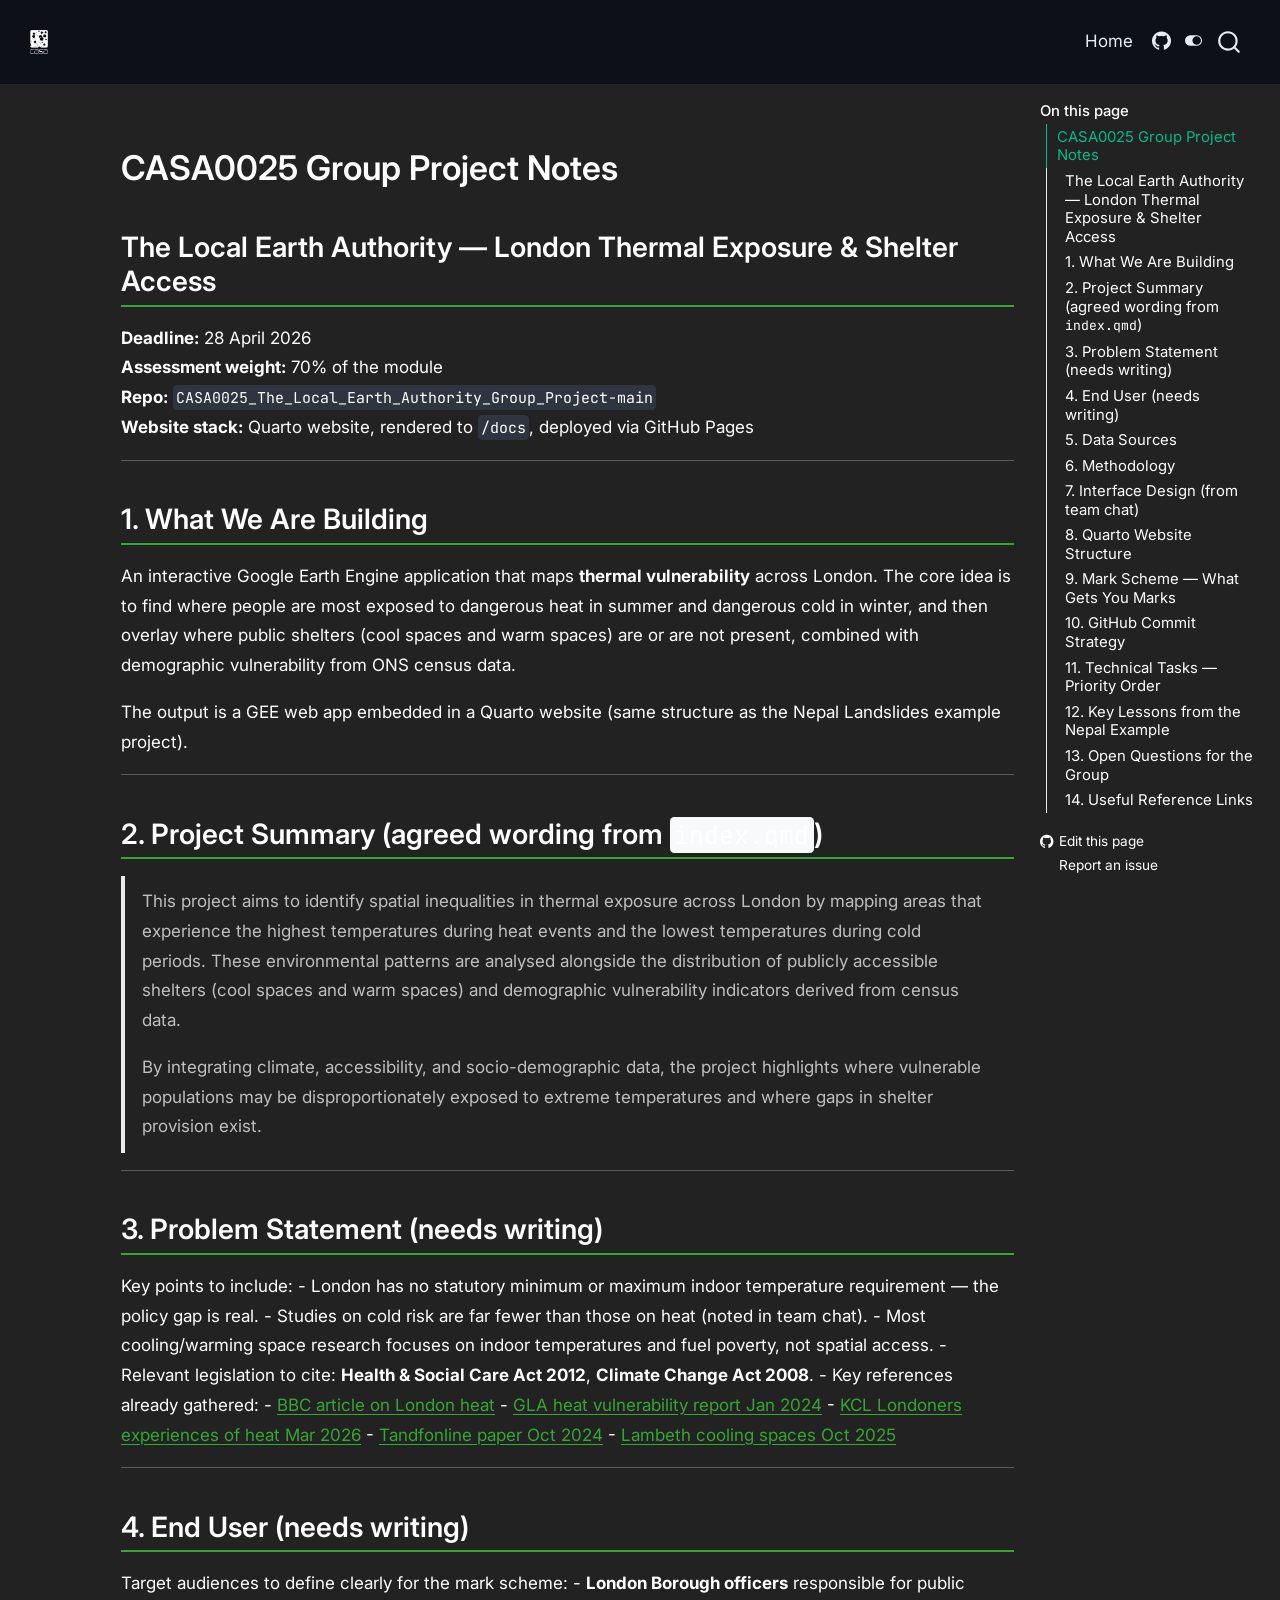
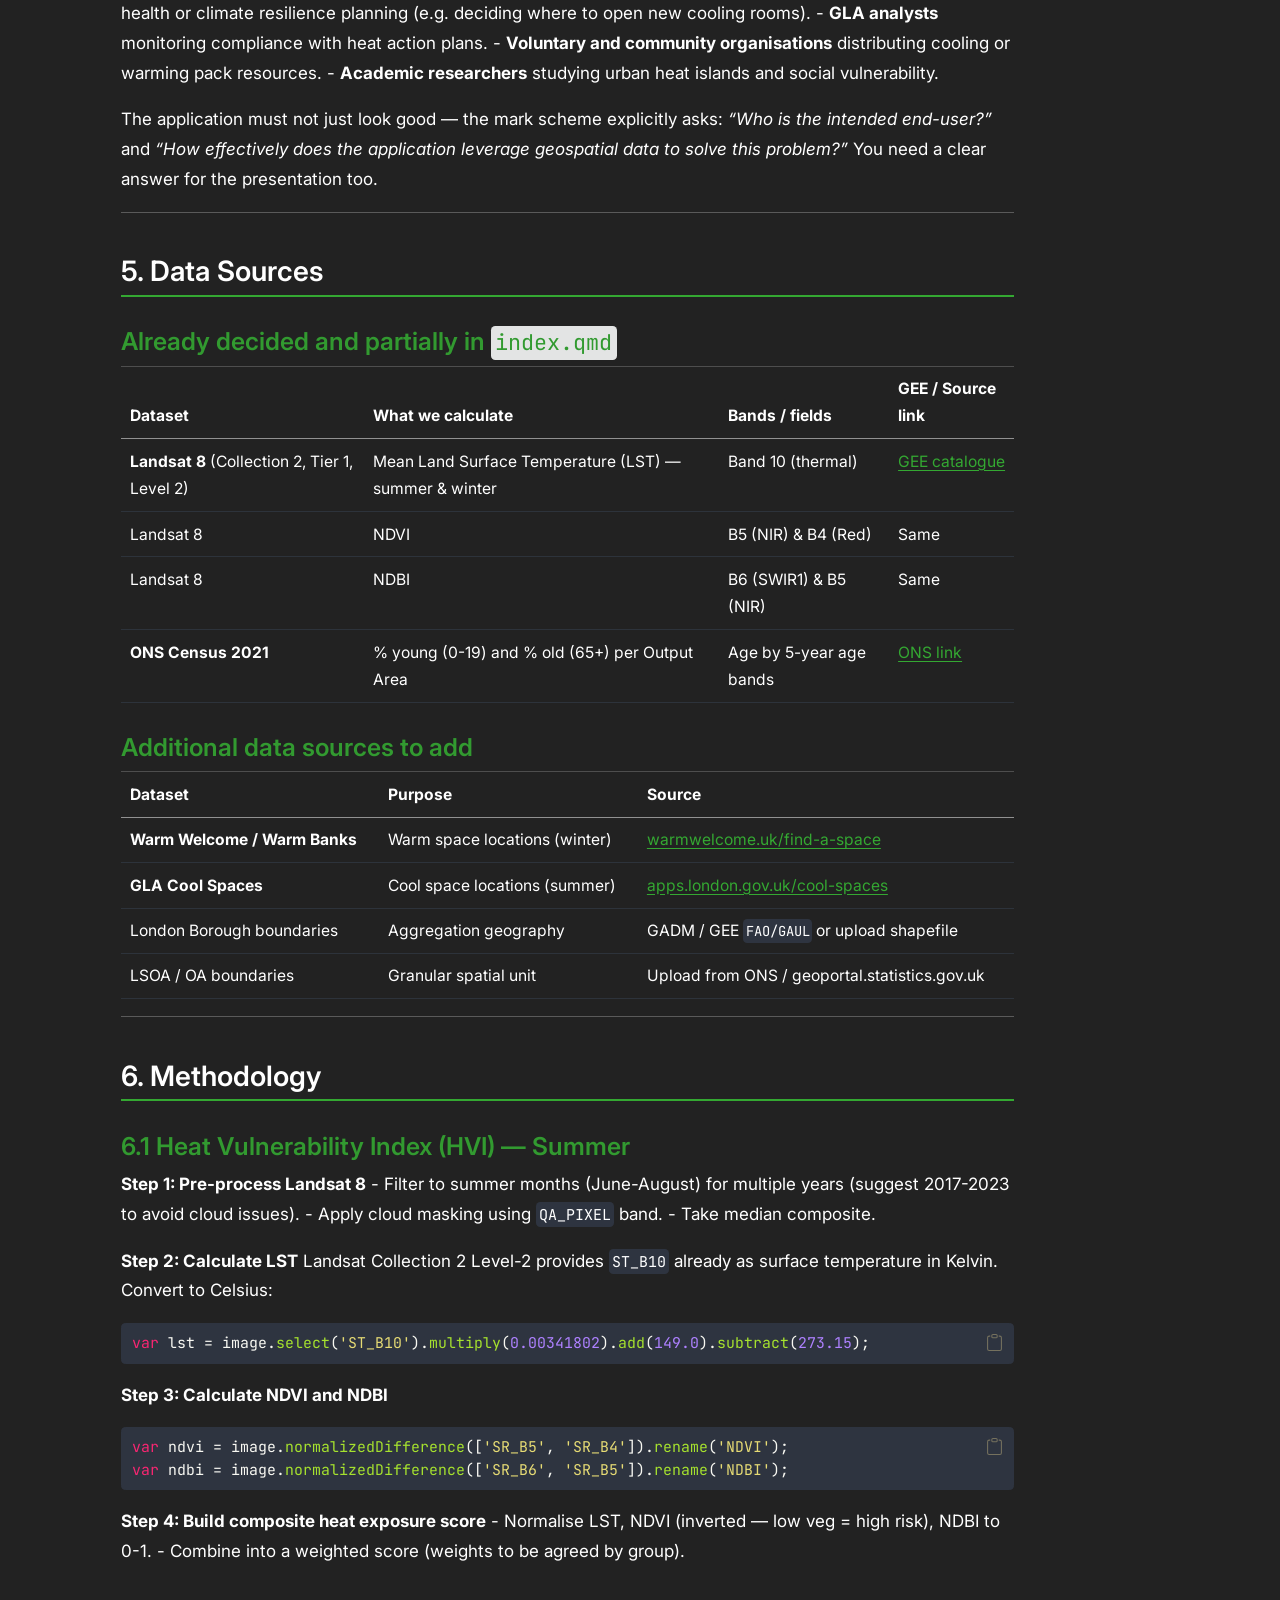
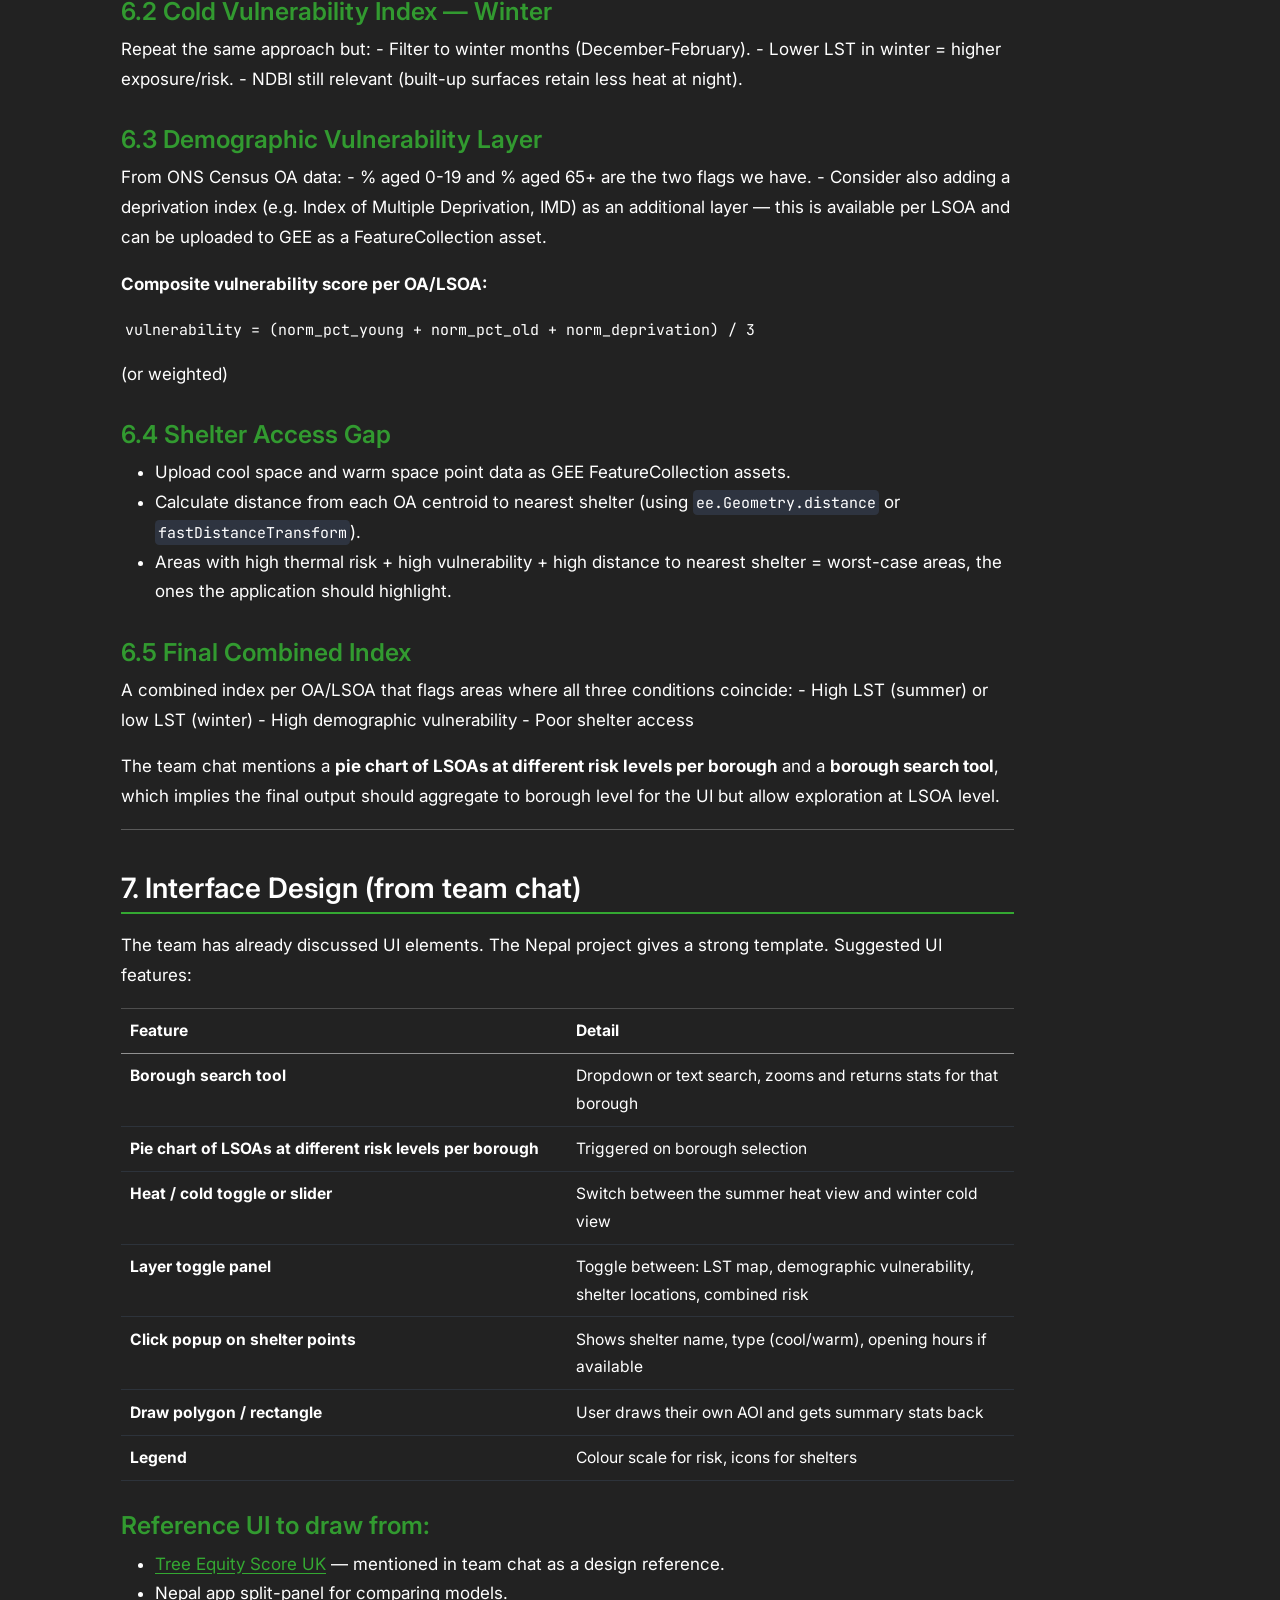
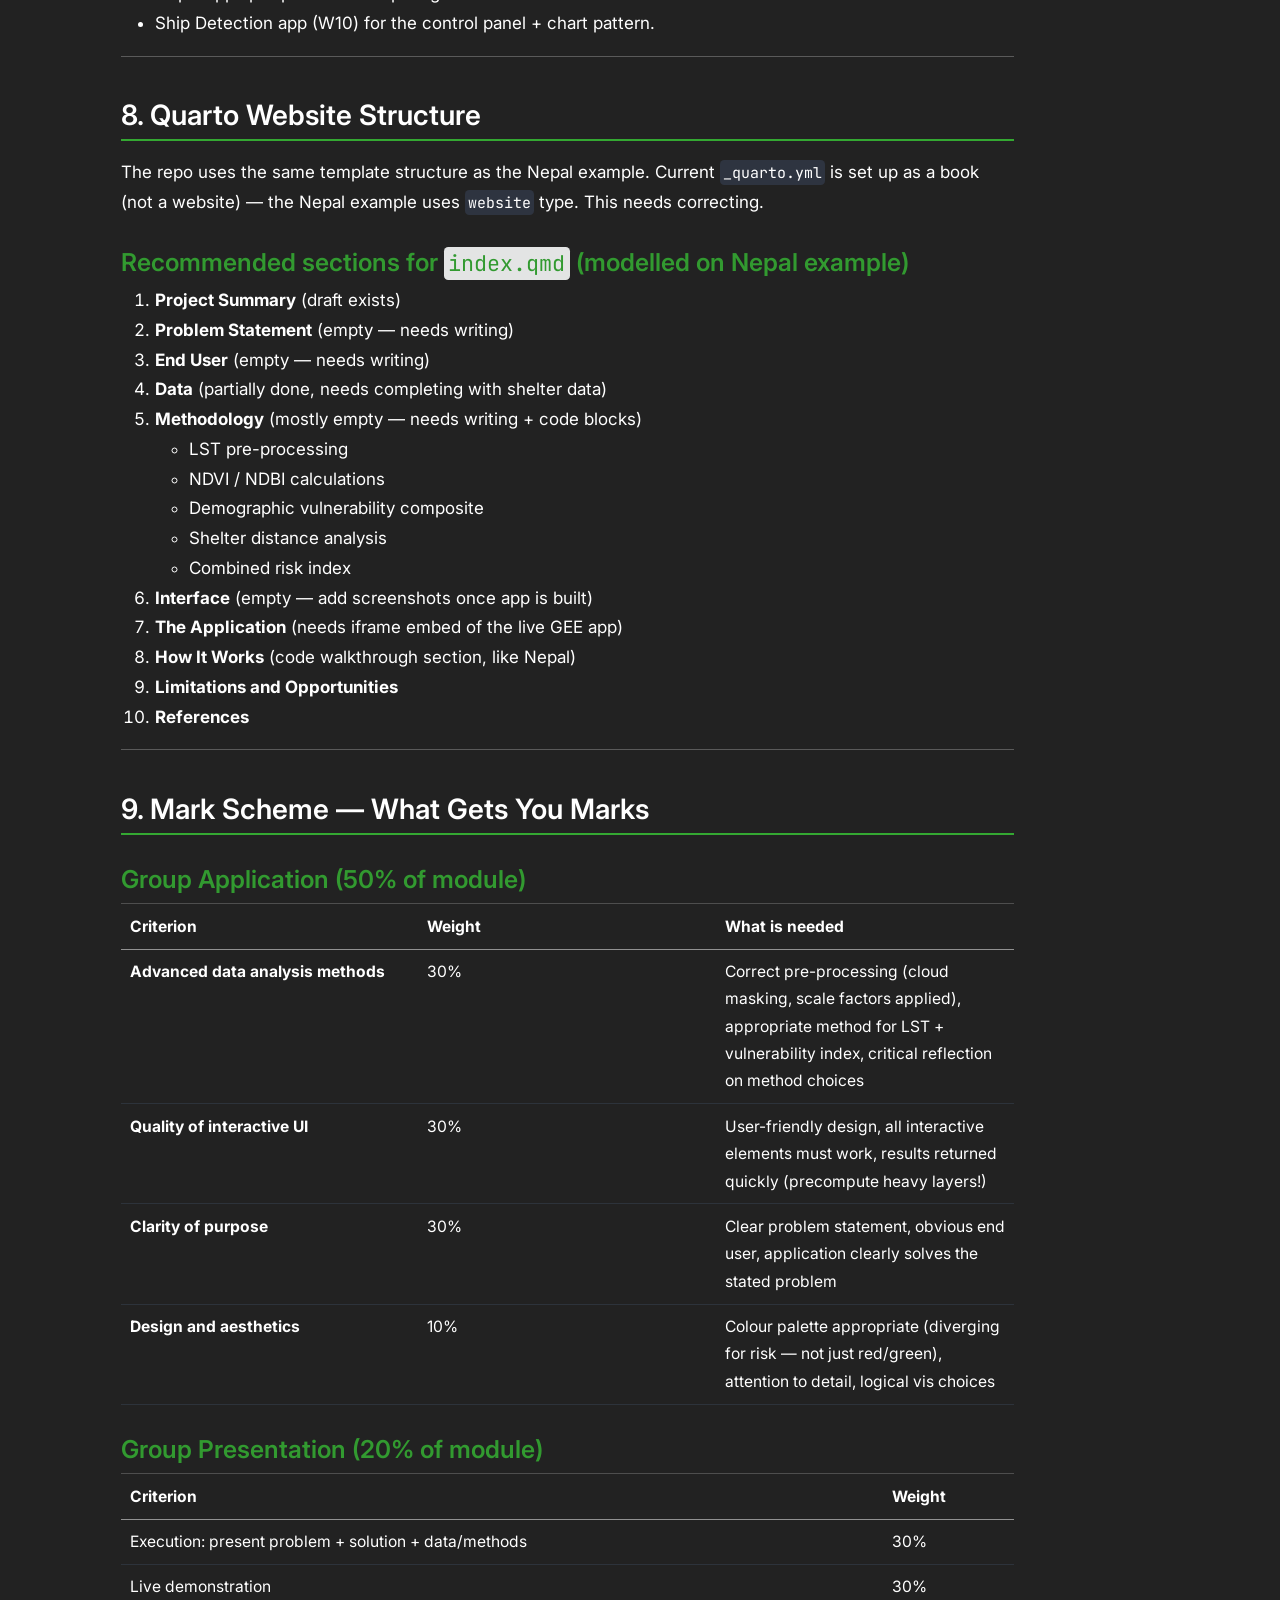
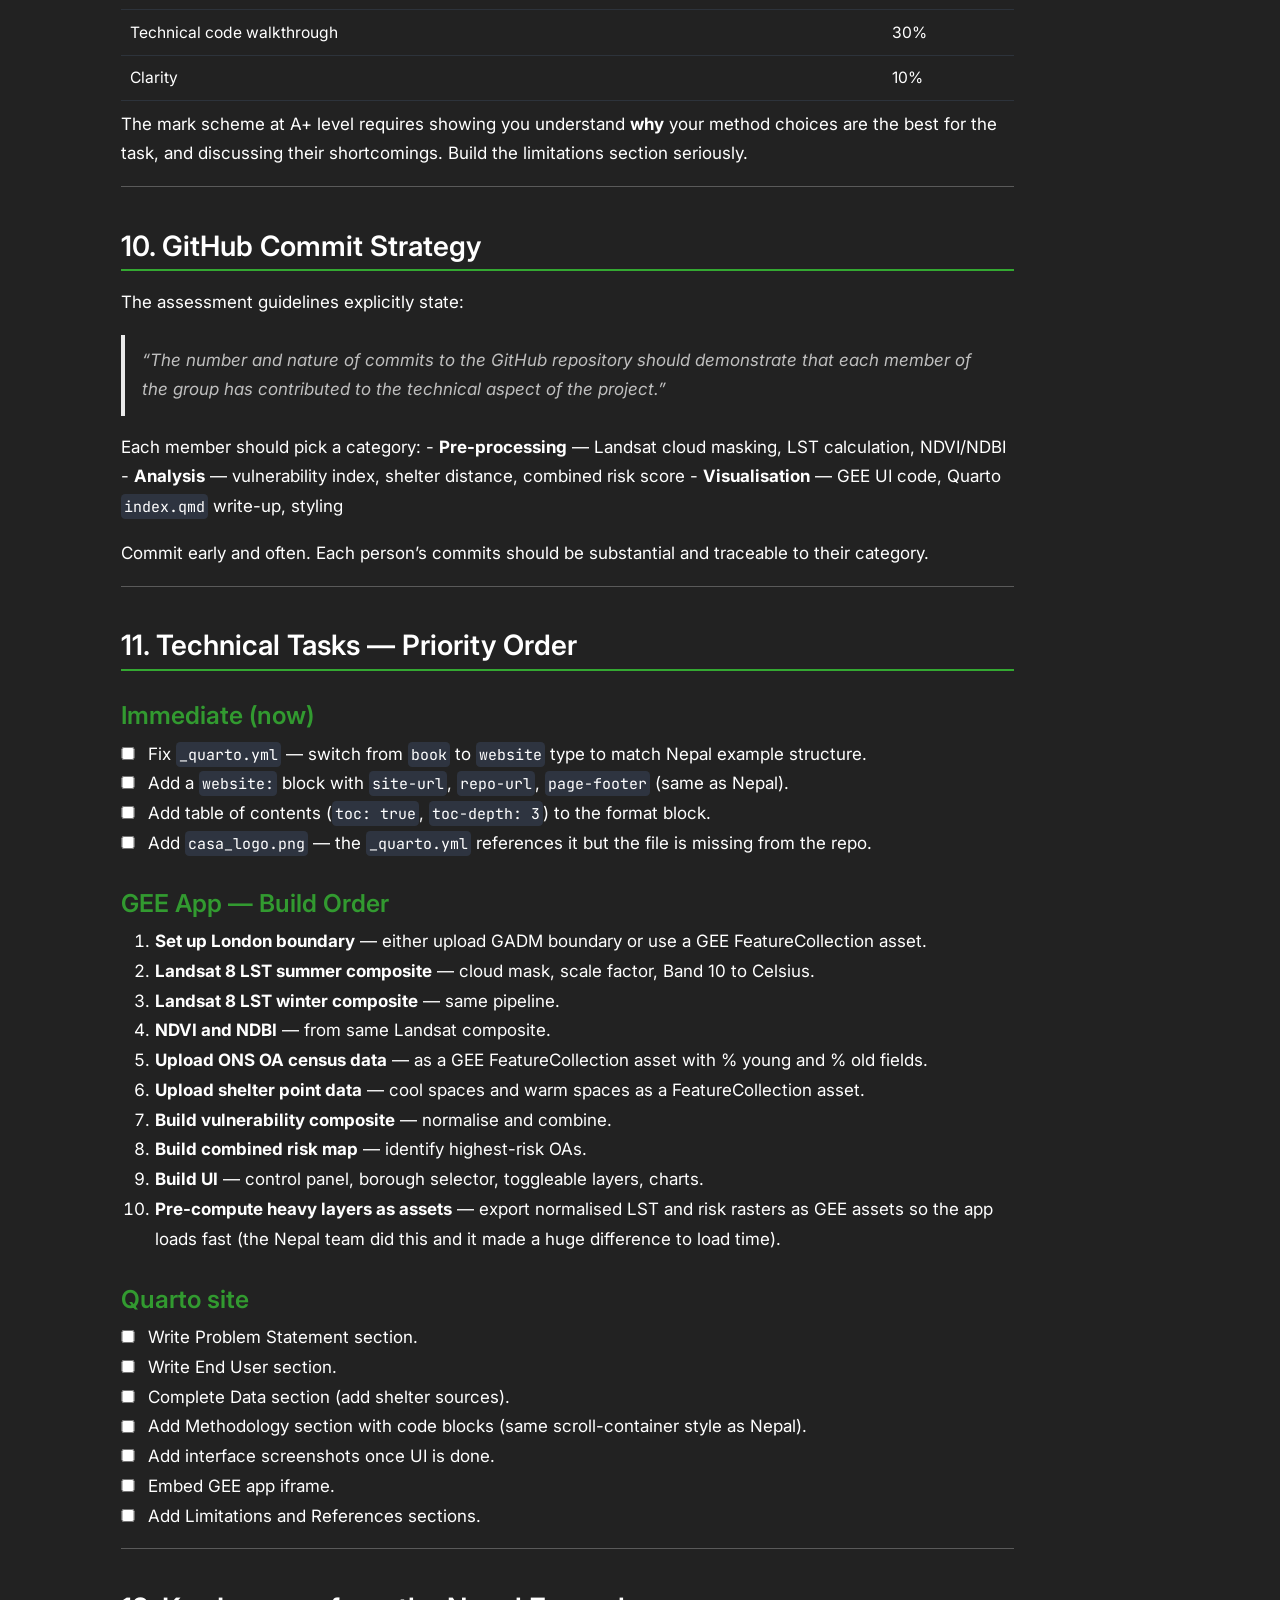
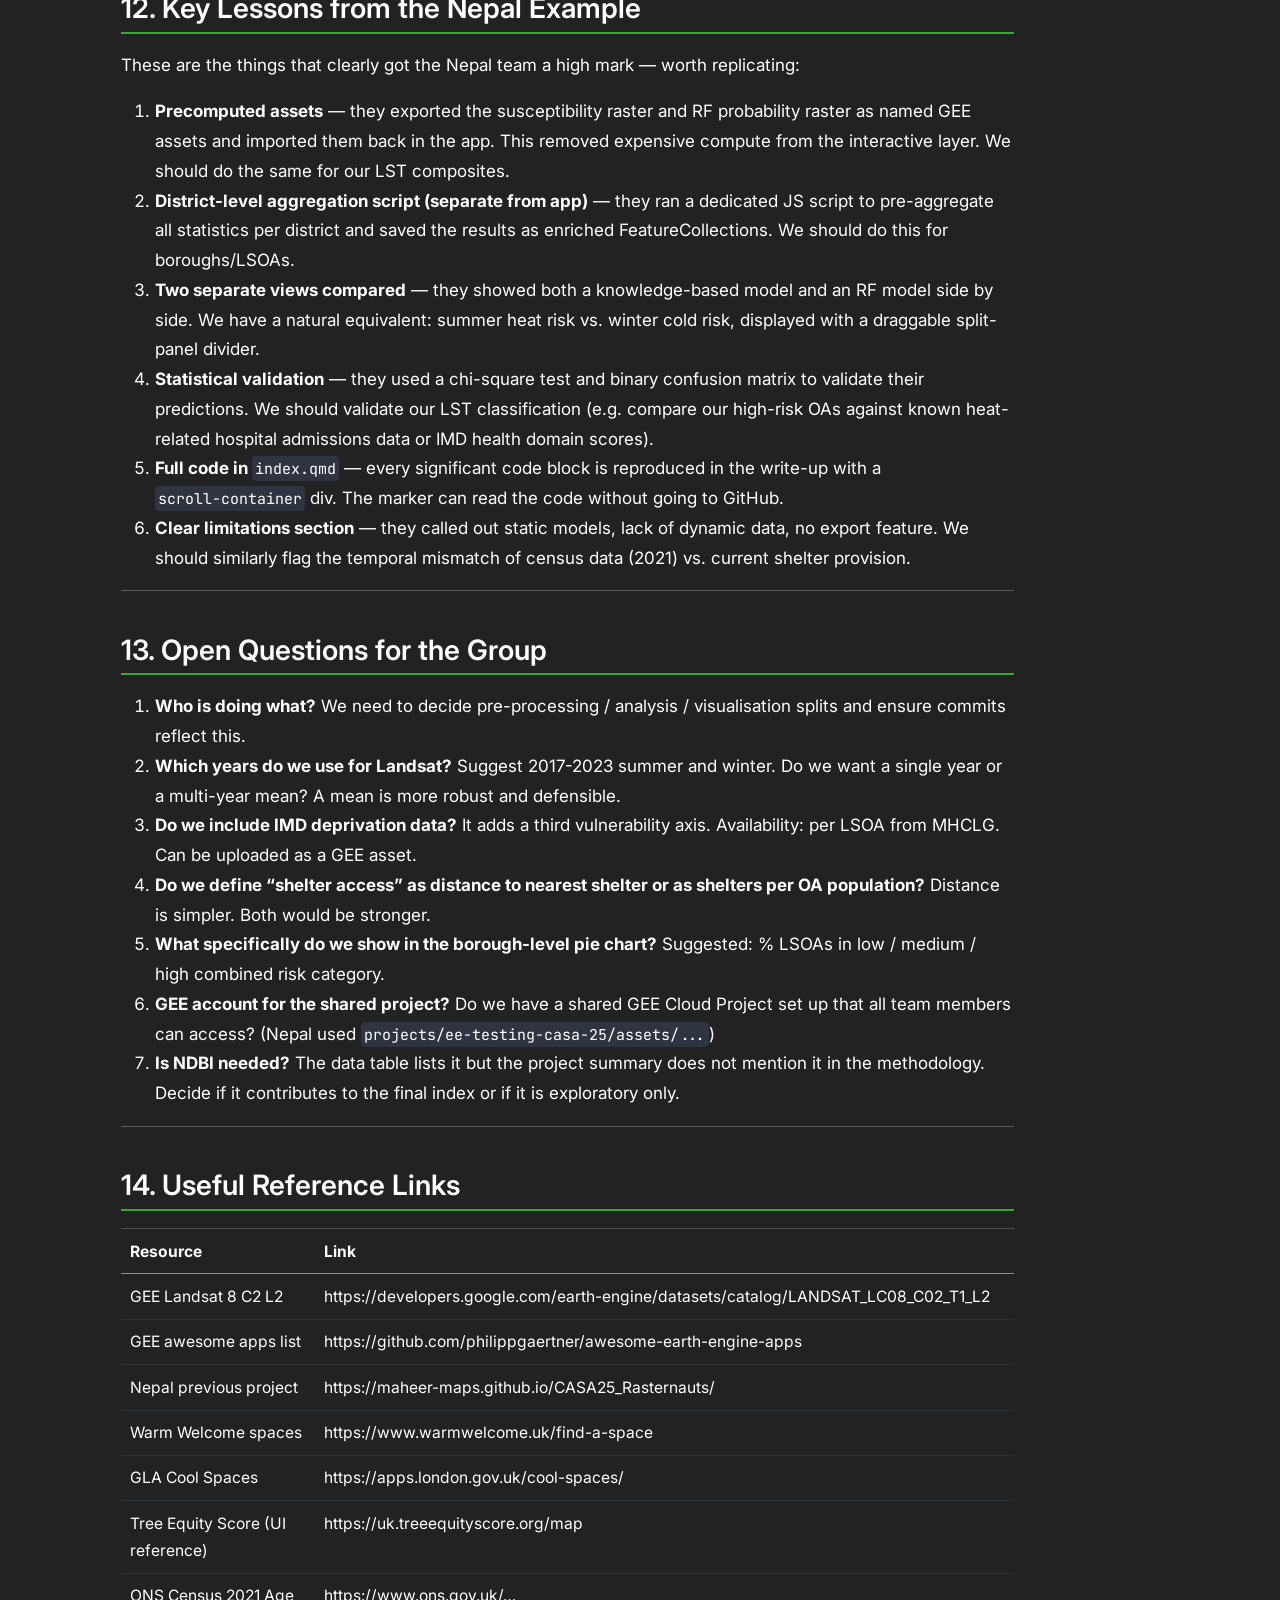
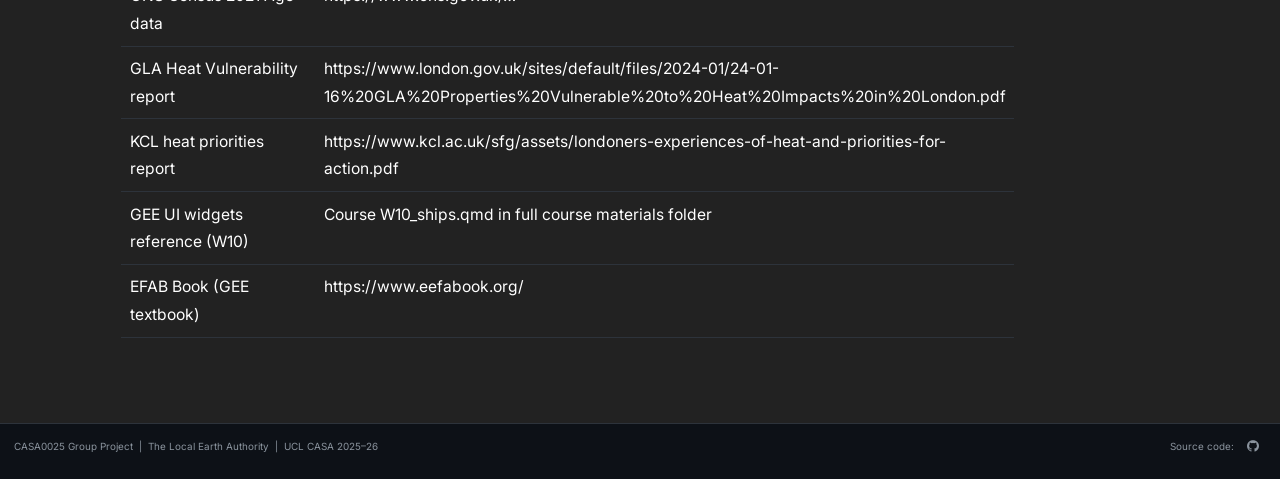
<file: docs/project_notes.html>
<!DOCTYPE html>
<html xmlns="http://www.w3.org/1999/xhtml" lang="en" xml:lang="en"><head>

<meta charset="utf-8">
<meta name="generator" content="quarto-1.8.26">

<meta name="viewport" content="width=device-width, initial-scale=1.0, user-scalable=yes">


<title>project_notes – The Local Earth Authority</title>
<style>
code{white-space: pre-wrap;}
span.smallcaps{font-variant: small-caps;}
div.columns{display: flex; gap: min(4vw, 1.5em);}
div.column{flex: auto; overflow-x: auto;}
div.hanging-indent{margin-left: 1.5em; text-indent: -1.5em;}
ul.task-list{list-style: none;}
ul.task-list li input[type="checkbox"] {
  width: 0.8em;
  margin: 0 0.8em 0.2em -1em; /* quarto-specific, see https://github.com/quarto-dev/quarto-cli/issues/4556 */ 
  vertical-align: middle;
}
/* CSS for syntax highlighting */
html { -webkit-text-size-adjust: 100%; }
pre > code.sourceCode { white-space: pre; position: relative; }
pre > code.sourceCode > span { display: inline-block; line-height: 1.25; }
pre > code.sourceCode > span:empty { height: 1.2em; }
.sourceCode { overflow: visible; }
code.sourceCode > span { color: inherit; text-decoration: inherit; }
div.sourceCode { margin: 1em 0; }
pre.sourceCode { margin: 0; }
@media screen {
div.sourceCode { overflow: auto; }
}
@media print {
pre > code.sourceCode { white-space: pre-wrap; }
pre > code.sourceCode > span { text-indent: -5em; padding-left: 5em; }
}
pre.numberSource code
  { counter-reset: source-line 0; }
pre.numberSource code > span
  { position: relative; left: -4em; counter-increment: source-line; }
pre.numberSource code > span > a:first-child::before
  { content: counter(source-line);
    position: relative; left: -1em; text-align: right; vertical-align: baseline;
    border: none; display: inline-block;
    -webkit-touch-callout: none; -webkit-user-select: none;
    -khtml-user-select: none; -moz-user-select: none;
    -ms-user-select: none; user-select: none;
    padding: 0 4px; width: 4em;
  }
pre.numberSource { margin-left: 3em;  padding-left: 4px; }
div.sourceCode
  {   }
@media screen {
pre > code.sourceCode > span > a:first-child::before { text-decoration: underline; }
}
</style>


<script src="site_libs/quarto-nav/quarto-nav.js"></script>
<script src="site_libs/clipboard/clipboard.min.js"></script>
<script src="site_libs/quarto-search/autocomplete.umd.js"></script>
<script src="site_libs/quarto-search/fuse.min.js"></script>
<script src="site_libs/quarto-search/quarto-search.js"></script>
<meta name="quarto:offset" content="./">
<link href="./favicon.ico" rel="icon">
<script src="site_libs/quarto-html/quarto.js" type="module"></script>
<script src="site_libs/quarto-html/tabsets/tabsets.js" type="module"></script>
<script src="site_libs/quarto-html/axe/axe-check.js" type="module"></script>
<script src="site_libs/quarto-html/popper.min.js"></script>
<script src="site_libs/quarto-html/tippy.umd.min.js"></script>
<script src="site_libs/quarto-html/anchor.min.js"></script>
<link href="site_libs/quarto-html/tippy.css" rel="stylesheet">
<link href="site_libs/quarto-html/quarto-syntax-highlighting-1b3db88def35042d172274863c1cdcf0.css" rel="stylesheet" class="quarto-color-scheme" id="quarto-text-highlighting-styles">
<link href="site_libs/quarto-html/quarto-syntax-highlighting-dark-1b3db88def35042d172274863c1cdcf0.css" rel="stylesheet" class="quarto-color-scheme quarto-color-alternate" id="quarto-text-highlighting-styles">
<script src="site_libs/bootstrap/bootstrap.min.js"></script>
<link href="site_libs/bootstrap/bootstrap-icons.css" rel="stylesheet">
<link href="site_libs/bootstrap/bootstrap-94bb24bf05ba9a1a9a1556d5d7cd369f.min.css" rel="stylesheet" append-hash="true" class="quarto-color-scheme" id="quarto-bootstrap" data-mode="light">
<link href="site_libs/bootstrap/bootstrap-dark-587eab1b1a114774f0dc48868b3edbeb.min.css" rel="stylesheet" append-hash="true" class="quarto-color-scheme quarto-color-alternate" id="quarto-bootstrap" data-mode="dark">
<script id="quarto-search-options" type="application/json">{
  "location": "navbar",
  "copy-button": false,
  "collapse-after": 3,
  "panel-placement": "end",
  "type": "overlay",
  "limit": 50,
  "keyboard-shortcut": [
    "f",
    "/",
    "s"
  ],
  "show-item-context": false,
  "language": {
    "search-no-results-text": "No results",
    "search-matching-documents-text": "matching documents",
    "search-copy-link-title": "Copy link to search",
    "search-hide-matches-text": "Hide additional matches",
    "search-more-match-text": "more match in this document",
    "search-more-matches-text": "more matches in this document",
    "search-clear-button-title": "Clear",
    "search-text-placeholder": "",
    "search-detached-cancel-button-title": "Cancel",
    "search-submit-button-title": "Submit",
    "search-label": "Search"
  }
}</script>
<style>html{ scroll-behavior: smooth; }</style>


<link rel="stylesheet" href="style.css">
</head>

<body class="nav-fixed quarto-dark"><script id="quarto-html-before-body" type="application/javascript">
    const toggleBodyColorMode = (bsSheetEl) => {
      const mode = bsSheetEl.getAttribute("data-mode");
      const bodyEl = window.document.querySelector("body");
      if (mode === "dark") {
        bodyEl.classList.add("quarto-dark");
        bodyEl.classList.remove("quarto-light");
      } else {
        bodyEl.classList.add("quarto-light");
        bodyEl.classList.remove("quarto-dark");
      }
    }
    const toggleBodyColorPrimary = () => {
      const bsSheetEl = window.document.querySelector("link#quarto-bootstrap:not([rel=disabled-stylesheet])");
      if (bsSheetEl) {
        toggleBodyColorMode(bsSheetEl);
      }
    }
    const setColorSchemeToggle = (alternate) => {
      const toggles = window.document.querySelectorAll('.quarto-color-scheme-toggle');
      for (let i=0; i < toggles.length; i++) {
        const toggle = toggles[i];
        if (toggle) {
          if (alternate) {
            toggle.classList.add("alternate");
          } else {
            toggle.classList.remove("alternate");
          }
        }
      }
    };
    const toggleColorMode = (alternate) => {
      // Switch the stylesheets
      const primaryStylesheets = window.document.querySelectorAll('link.quarto-color-scheme:not(.quarto-color-alternate)');
      const alternateStylesheets = window.document.querySelectorAll('link.quarto-color-scheme.quarto-color-alternate');
      manageTransitions('#quarto-margin-sidebar .nav-link', false);
      if (alternate) {
        // note: dark is layered on light, we don't disable primary!
        enableStylesheet(alternateStylesheets);
        for (const sheetNode of alternateStylesheets) {
          if (sheetNode.id === "quarto-bootstrap") {
            toggleBodyColorMode(sheetNode);
          }
        }
      } else {
        disableStylesheet(alternateStylesheets);
        enableStylesheet(primaryStylesheets)
        toggleBodyColorPrimary();
      }
      manageTransitions('#quarto-margin-sidebar .nav-link', true);
      // Switch the toggles
      setColorSchemeToggle(alternate)
      // Hack to workaround the fact that safari doesn't
      // properly recolor the scrollbar when toggling (#1455)
      if (navigator.userAgent.indexOf('Safari') > 0 && navigator.userAgent.indexOf('Chrome') == -1) {
        manageTransitions("body", false);
        window.scrollTo(0, 1);
        setTimeout(() => {
          window.scrollTo(0, 0);
          manageTransitions("body", true);
        }, 40);
      }
    }
    const disableStylesheet = (stylesheets) => {
      for (let i=0; i < stylesheets.length; i++) {
        const stylesheet = stylesheets[i];
        stylesheet.rel = 'disabled-stylesheet';
      }
    }
    const enableStylesheet = (stylesheets) => {
      for (let i=0; i < stylesheets.length; i++) {
        const stylesheet = stylesheets[i];
        if(stylesheet.rel !== 'stylesheet') { // for Chrome, which will still FOUC without this check
          stylesheet.rel = 'stylesheet';
        }
      }
    }
    const manageTransitions = (selector, allowTransitions) => {
      const els = window.document.querySelectorAll(selector);
      for (let i=0; i < els.length; i++) {
        const el = els[i];
        if (allowTransitions) {
          el.classList.remove('notransition');
        } else {
          el.classList.add('notransition');
        }
      }
    }
    const isFileUrl = () => {
      return window.location.protocol === 'file:';
    }
    const hasAlternateSentinel = () => {
      let styleSentinel = getColorSchemeSentinel();
      if (styleSentinel !== null) {
        return styleSentinel === "alternate";
      } else {
        return false;
      }
    }
    const setStyleSentinel = (alternate) => {
      const value = alternate ? "alternate" : "default";
      if (!isFileUrl()) {
        window.localStorage.setItem("quarto-color-scheme", value);
      } else {
        localAlternateSentinel = value;
      }
    }
    const getColorSchemeSentinel = () => {
      if (!isFileUrl()) {
        const storageValue = window.localStorage.getItem("quarto-color-scheme");
        return storageValue != null ? storageValue : localAlternateSentinel;
      } else {
        return localAlternateSentinel;
      }
    }
    const toggleGiscusIfUsed = (isAlternate, darkModeDefault) => {
      const baseTheme = document.querySelector('#giscus-base-theme')?.value ?? 'light';
      const alternateTheme = document.querySelector('#giscus-alt-theme')?.value ?? 'dark';
      let newTheme = '';
      if(authorPrefersDark) {
        newTheme = isAlternate ? baseTheme : alternateTheme;
      } else {
        newTheme = isAlternate ? alternateTheme : baseTheme;
      }
      const changeGiscusTheme = () => {
        // From: https://github.com/giscus/giscus/issues/336
        const sendMessage = (message) => {
          const iframe = document.querySelector('iframe.giscus-frame');
          if (!iframe) return;
          iframe.contentWindow.postMessage({ giscus: message }, 'https://giscus.app');
        }
        sendMessage({
          setConfig: {
            theme: newTheme
          }
        });
      }
      const isGiscussLoaded = window.document.querySelector('iframe.giscus-frame') !== null;
      if (isGiscussLoaded) {
        changeGiscusTheme();
      }
    };
    const authorPrefersDark = true;
    const darkModeDefault = authorPrefersDark;
    let localAlternateSentinel = darkModeDefault ? 'alternate' : 'default';
    // Dark / light mode switch
    window.quartoToggleColorScheme = () => {
      // Read the current dark / light value
      let toAlternate = !hasAlternateSentinel();
      toggleColorMode(toAlternate);
      setStyleSentinel(toAlternate);
      toggleGiscusIfUsed(toAlternate, darkModeDefault);
      window.dispatchEvent(new Event('resize'));
    };
    // Switch to dark mode if need be
    if (hasAlternateSentinel()) {
      toggleColorMode(true);
    } else {
      toggleColorMode(false);
    }
  </script>

<div id="quarto-search-results"></div>
  <header id="quarto-header" class="headroom fixed-top">
    <nav class="navbar navbar-expand-lg " data-bs-theme="dark">
      <div class="navbar-container container-fluid">
      <div class="navbar-brand-container mx-auto">
    <a href="./index.html" class="navbar-brand navbar-brand-logo">
    <img src="./logo.png" alt="The Local Earth Authority" class="navbar-logo light-content">
    <img src="./logo.png" alt="The Local Earth Authority" class="navbar-logo dark-content">
    </a>
  </div>
            <div id="quarto-search" class="" title="Search"></div>
          <button class="navbar-toggler" type="button" data-bs-toggle="collapse" data-bs-target="#navbarCollapse" aria-controls="navbarCollapse" role="menu" aria-expanded="false" aria-label="Toggle navigation" onclick="if (window.quartoToggleHeadroom) { window.quartoToggleHeadroom(); }">
  <span class="navbar-toggler-icon"></span>
</button>
          <div class="collapse navbar-collapse" id="navbarCollapse">
            <ul class="navbar-nav navbar-nav-scroll ms-auto">
  <li class="nav-item">
    <a class="nav-link" href="./index.html"> 
<span class="menu-text">Home</span></a>
  </li>  
  <li class="nav-item compact">
    <a class="nav-link" href="https://github.com/cy-tong/CASA0025_The_Local_Earth_Authority_Group_Project" target="_blank"> <i class="bi bi-github" role="img">
</i> 
<span class="menu-text"></span></a>
  </li>  
</ul>
          </div> <!-- /navcollapse -->
            <div class="quarto-navbar-tools">
  <a href="" class="quarto-color-scheme-toggle quarto-navigation-tool  px-1" onclick="window.quartoToggleColorScheme(); return false;" title="Toggle dark mode"><i class="bi"></i></a>
</div>
      </div> <!-- /container-fluid -->
    </nav>
</header>
<!-- content -->
<div id="quarto-content" class="quarto-container page-columns page-rows-contents page-layout-article page-navbar">
<!-- sidebar -->
<!-- margin-sidebar -->
    <div id="quarto-margin-sidebar" class="sidebar margin-sidebar">
        <nav id="TOC" role="doc-toc" class="toc-active">
    <h2 id="toc-title">On this page</h2>
   
  <ul>
  <li><a href="#casa0025-group-project-notes" id="toc-casa0025-group-project-notes" class="nav-link active" data-scroll-target="#casa0025-group-project-notes">CASA0025 Group Project Notes</a>
  <ul class="collapse">
  <li><a href="#the-local-earth-authority-london-thermal-exposure-shelter-access" id="toc-the-local-earth-authority-london-thermal-exposure-shelter-access" class="nav-link" data-scroll-target="#the-local-earth-authority-london-thermal-exposure-shelter-access">The Local Earth Authority — London Thermal Exposure &amp; Shelter Access</a></li>
  <li><a href="#what-we-are-building" id="toc-what-we-are-building" class="nav-link" data-scroll-target="#what-we-are-building">1. What We Are Building</a></li>
  <li><a href="#project-summary-agreed-wording-from-index.qmd" id="toc-project-summary-agreed-wording-from-index.qmd" class="nav-link" data-scroll-target="#project-summary-agreed-wording-from-index.qmd">2. Project Summary (agreed wording from <code>index.qmd</code>)</a></li>
  <li><a href="#problem-statement-needs-writing" id="toc-problem-statement-needs-writing" class="nav-link" data-scroll-target="#problem-statement-needs-writing">3. Problem Statement (needs writing)</a></li>
  <li><a href="#end-user-needs-writing" id="toc-end-user-needs-writing" class="nav-link" data-scroll-target="#end-user-needs-writing">4. End User (needs writing)</a></li>
  <li><a href="#data-sources" id="toc-data-sources" class="nav-link" data-scroll-target="#data-sources">5. Data Sources</a>
  <ul class="collapse">
  <li><a href="#already-decided-and-partially-in-index.qmd" id="toc-already-decided-and-partially-in-index.qmd" class="nav-link" data-scroll-target="#already-decided-and-partially-in-index.qmd">Already decided and partially in <code>index.qmd</code></a></li>
  <li><a href="#additional-data-sources-to-add" id="toc-additional-data-sources-to-add" class="nav-link" data-scroll-target="#additional-data-sources-to-add">Additional data sources to add</a></li>
  </ul></li>
  <li><a href="#methodology" id="toc-methodology" class="nav-link" data-scroll-target="#methodology">6. Methodology</a>
  <ul class="collapse">
  <li><a href="#heat-vulnerability-index-hvi-summer" id="toc-heat-vulnerability-index-hvi-summer" class="nav-link" data-scroll-target="#heat-vulnerability-index-hvi-summer">6.1 Heat Vulnerability Index (HVI) — Summer</a></li>
  <li><a href="#cold-vulnerability-index-winter" id="toc-cold-vulnerability-index-winter" class="nav-link" data-scroll-target="#cold-vulnerability-index-winter">6.2 Cold Vulnerability Index — Winter</a></li>
  <li><a href="#demographic-vulnerability-layer" id="toc-demographic-vulnerability-layer" class="nav-link" data-scroll-target="#demographic-vulnerability-layer">6.3 Demographic Vulnerability Layer</a></li>
  <li><a href="#shelter-access-gap" id="toc-shelter-access-gap" class="nav-link" data-scroll-target="#shelter-access-gap">6.4 Shelter Access Gap</a></li>
  <li><a href="#final-combined-index" id="toc-final-combined-index" class="nav-link" data-scroll-target="#final-combined-index">6.5 Final Combined Index</a></li>
  </ul></li>
  <li><a href="#interface-design-from-team-chat" id="toc-interface-design-from-team-chat" class="nav-link" data-scroll-target="#interface-design-from-team-chat">7. Interface Design (from team chat)</a>
  <ul class="collapse">
  <li><a href="#reference-ui-to-draw-from" id="toc-reference-ui-to-draw-from" class="nav-link" data-scroll-target="#reference-ui-to-draw-from">Reference UI to draw from:</a></li>
  </ul></li>
  <li><a href="#quarto-website-structure" id="toc-quarto-website-structure" class="nav-link" data-scroll-target="#quarto-website-structure">8. Quarto Website Structure</a>
  <ul class="collapse">
  <li><a href="#recommended-sections-for-index.qmd-modelled-on-nepal-example" id="toc-recommended-sections-for-index.qmd-modelled-on-nepal-example" class="nav-link" data-scroll-target="#recommended-sections-for-index.qmd-modelled-on-nepal-example">Recommended sections for <code>index.qmd</code> (modelled on Nepal example)</a></li>
  </ul></li>
  <li><a href="#mark-scheme-what-gets-you-marks" id="toc-mark-scheme-what-gets-you-marks" class="nav-link" data-scroll-target="#mark-scheme-what-gets-you-marks">9. Mark Scheme — What Gets You Marks</a>
  <ul class="collapse">
  <li><a href="#group-application-50-of-module" id="toc-group-application-50-of-module" class="nav-link" data-scroll-target="#group-application-50-of-module">Group Application (50% of module)</a></li>
  <li><a href="#group-presentation-20-of-module" id="toc-group-presentation-20-of-module" class="nav-link" data-scroll-target="#group-presentation-20-of-module">Group Presentation (20% of module)</a></li>
  </ul></li>
  <li><a href="#github-commit-strategy" id="toc-github-commit-strategy" class="nav-link" data-scroll-target="#github-commit-strategy">10. GitHub Commit Strategy</a></li>
  <li><a href="#technical-tasks-priority-order" id="toc-technical-tasks-priority-order" class="nav-link" data-scroll-target="#technical-tasks-priority-order">11. Technical Tasks — Priority Order</a>
  <ul class="collapse">
  <li><a href="#immediate-now" id="toc-immediate-now" class="nav-link" data-scroll-target="#immediate-now">Immediate (now)</a></li>
  <li><a href="#gee-app-build-order" id="toc-gee-app-build-order" class="nav-link" data-scroll-target="#gee-app-build-order">GEE App — Build Order</a></li>
  <li><a href="#quarto-site" id="toc-quarto-site" class="nav-link" data-scroll-target="#quarto-site">Quarto site</a></li>
  </ul></li>
  <li><a href="#key-lessons-from-the-nepal-example" id="toc-key-lessons-from-the-nepal-example" class="nav-link" data-scroll-target="#key-lessons-from-the-nepal-example">12. Key Lessons from the Nepal Example</a></li>
  <li><a href="#open-questions-for-the-group" id="toc-open-questions-for-the-group" class="nav-link" data-scroll-target="#open-questions-for-the-group">13. Open Questions for the Group</a></li>
  <li><a href="#useful-reference-links" id="toc-useful-reference-links" class="nav-link" data-scroll-target="#useful-reference-links">14. Useful Reference Links</a></li>
  </ul></li>
  </ul>
<div class="toc-actions"><ul><li><a href="https://github.com/cy-tong/CASA0025_The_Local_Earth_Authority_Group_Project/edit/main/project_notes.md" class="toc-action"><i class="bi bi-github"></i>Edit this page</a></li><li><a href="https://github.com/cy-tong/CASA0025_The_Local_Earth_Authority_Group_Project/issues/new" class="toc-action"><i class="bi empty"></i>Report an issue</a></li></ul></div></nav>
    </div>
<!-- main -->
<main class="content" id="quarto-document-content"><header id="title-block-header" class="quarto-title-block"></header>





<section id="casa0025-group-project-notes" class="level1">
<h1>CASA0025 Group Project Notes</h1>
<section id="the-local-earth-authority-london-thermal-exposure-shelter-access" class="level2">
<h2 class="anchored" data-anchor-id="the-local-earth-authority-london-thermal-exposure-shelter-access">The Local Earth Authority — London Thermal Exposure &amp; Shelter Access</h2>
<p><strong>Deadline:</strong> 28 April 2026<br>
<strong>Assessment weight:</strong> 70% of the module<br>
<strong>Repo:</strong> <code>CASA0025_The_Local_Earth_Authority_Group_Project-main</code><br>
<strong>Website stack:</strong> Quarto website, rendered to <code>/docs</code>, deployed via GitHub Pages</p>
<hr>
</section>
<section id="what-we-are-building" class="level2">
<h2 class="anchored" data-anchor-id="what-we-are-building">1. What We Are Building</h2>
<p>An interactive Google Earth Engine application that maps <strong>thermal vulnerability</strong> across London. The core idea is to find where people are most exposed to dangerous heat in summer and dangerous cold in winter, and then overlay where public shelters (cool spaces and warm spaces) are or are not present, combined with demographic vulnerability from ONS census data.</p>
<p>The output is a GEE web app embedded in a Quarto website (same structure as the Nepal Landslides example project).</p>
<hr>
</section>
<section id="project-summary-agreed-wording-from-index.qmd" class="level2">
<h2 class="anchored" data-anchor-id="project-summary-agreed-wording-from-index.qmd">2. Project Summary (agreed wording from <code>index.qmd</code>)</h2>
<blockquote class="blockquote">
<p>This project aims to identify spatial inequalities in thermal exposure across London by mapping areas that experience the highest temperatures during heat events and the lowest temperatures during cold periods. These environmental patterns are analysed alongside the distribution of publicly accessible shelters (cool spaces and warm spaces) and demographic vulnerability indicators derived from census data.</p>
<p>By integrating climate, accessibility, and socio-demographic data, the project highlights where vulnerable populations may be disproportionately exposed to extreme temperatures and where gaps in shelter provision exist.</p>
</blockquote>
<hr>
</section>
<section id="problem-statement-needs-writing" class="level2">
<h2 class="anchored" data-anchor-id="problem-statement-needs-writing">3. Problem Statement (needs writing)</h2>
<p>Key points to include: - London has no statutory minimum or maximum indoor temperature requirement — the policy gap is real. - Studies on cold risk are far fewer than those on heat (noted in team chat). - Most cooling/warming space research focuses on indoor temperatures and fuel poverty, not spatial access. - Relevant legislation to cite: <strong>Health &amp; Social Care Act 2012</strong>, <strong>Climate Change Act 2008</strong>. - Key references already gathered: - <a href="https://www.bbc.co.uk/news/uk-england-london-67579161">BBC article on London heat</a> - <a href="https://www.london.gov.uk/sites/default/files/2024-01/24-01-16%20GLA%20Properties%20Vulnerable%20to%20Heat%20Impacts%20in%20London.pdf">GLA heat vulnerability report Jan 2024</a> - <a href="https://www.kcl.ac.uk/sfg/assets/londoners-experiences-of-heat-and-priorities-for-action.pdf">KCL Londoners experiences of heat Mar 2026</a> - <a href="https://www.tandfonline.com/doi/full/10.1080/23748834.2025.2489854">Tandfonline paper Oct 2024</a> - <a href="https://lambethclimatepartnership.org/live-project/cooling-fiveways">Lambeth cooling spaces Oct 2025</a></p>
<hr>
</section>
<section id="end-user-needs-writing" class="level2">
<h2 class="anchored" data-anchor-id="end-user-needs-writing">4. End User (needs writing)</h2>
<p>Target audiences to define clearly for the mark scheme: - <strong>London Borough officers</strong> responsible for public health or climate resilience planning (e.g.&nbsp;deciding where to open new cooling rooms). - <strong>GLA analysts</strong> monitoring compliance with heat action plans. - <strong>Voluntary and community organisations</strong> distributing cooling or warming pack resources. - <strong>Academic researchers</strong> studying urban heat islands and social vulnerability.</p>
<p>The application must not just look good — the mark scheme explicitly asks: <em>“Who is the intended end-user?”</em> and <em>“How effectively does the application leverage geospatial data to solve this problem?”</em> You need a clear answer for the presentation too.</p>
<hr>
</section>
<section id="data-sources" class="level2">
<h2 class="anchored" data-anchor-id="data-sources">5. Data Sources</h2>
<section id="already-decided-and-partially-in-index.qmd" class="level3">
<h3 class="anchored" data-anchor-id="already-decided-and-partially-in-index.qmd">Already decided and partially in <code>index.qmd</code></h3>
<table class="caption-top table">
<thead>
<tr class="header">
<th>Dataset</th>
<th>What we calculate</th>
<th>Bands / fields</th>
<th>GEE / Source link</th>
</tr>
</thead>
<tbody>
<tr class="odd">
<td><strong>Landsat 8</strong> (Collection 2, Tier 1, Level 2)</td>
<td>Mean Land Surface Temperature (LST) — summer &amp; winter</td>
<td>Band 10 (thermal)</td>
<td><a href="https://developers.google.com/earth-engine/datasets/catalog/landsat-8">GEE catalogue</a></td>
</tr>
<tr class="even">
<td>Landsat 8</td>
<td>NDVI</td>
<td>B5 (NIR) &amp; B4 (Red)</td>
<td>Same</td>
</tr>
<tr class="odd">
<td>Landsat 8</td>
<td>NDBI</td>
<td>B6 (SWIR1) &amp; B5 (NIR)</td>
<td>Same</td>
</tr>
<tr class="even">
<td><strong>ONS Census 2021</strong></td>
<td>% young (0-19) and % old (65+) per Output Area</td>
<td>Age by 5-year age bands</td>
<td><a href="https://www.ons.gov.uk/peoplepopulationandcommunity/populationandmigration/populationestimates/adhocs/15432ts007acensus2021agebyfiveyearagebands">ONS link</a></td>
</tr>
</tbody>
</table>
</section>
<section id="additional-data-sources-to-add" class="level3">
<h3 class="anchored" data-anchor-id="additional-data-sources-to-add">Additional data sources to add</h3>
<table class="caption-top table">
<thead>
<tr class="header">
<th>Dataset</th>
<th>Purpose</th>
<th>Source</th>
</tr>
</thead>
<tbody>
<tr class="odd">
<td><strong>Warm Welcome / Warm Banks</strong></td>
<td>Warm space locations (winter)</td>
<td><a href="https://www.warmwelcome.uk/find-a-space">warmwelcome.uk/find-a-space</a></td>
</tr>
<tr class="even">
<td><strong>GLA Cool Spaces</strong></td>
<td>Cool space locations (summer)</td>
<td><a href="https://apps.london.gov.uk/cool-spaces/">apps.london.gov.uk/cool-spaces</a></td>
</tr>
<tr class="odd">
<td>London Borough boundaries</td>
<td>Aggregation geography</td>
<td>GADM / GEE <code>FAO/GAUL</code> or upload shapefile</td>
</tr>
<tr class="even">
<td>LSOA / OA boundaries</td>
<td>Granular spatial unit</td>
<td>Upload from ONS / geoportal.statistics.gov.uk</td>
</tr>
</tbody>
</table>
<hr>
</section>
</section>
<section id="methodology" class="level2">
<h2 class="anchored" data-anchor-id="methodology">6. Methodology</h2>
<section id="heat-vulnerability-index-hvi-summer" class="level3">
<h3 class="anchored" data-anchor-id="heat-vulnerability-index-hvi-summer">6.1 Heat Vulnerability Index (HVI) — Summer</h3>
<p><strong>Step 1: Pre-process Landsat 8</strong> - Filter to summer months (June-August) for multiple years (suggest 2017-2023 to avoid cloud issues). - Apply cloud masking using <code>QA_PIXEL</code> band. - Take median composite.</p>
<p><strong>Step 2: Calculate LST</strong> Landsat Collection 2 Level-2 provides <code>ST_B10</code> already as surface temperature in Kelvin. Convert to Celsius:</p>
<div class="code-copy-outer-scaffold"><div class="sourceCode" id="cb1"><pre class="sourceCode javascript code-with-copy"><code class="sourceCode javascript"><span id="cb1-1"><a href="#cb1-1" aria-hidden="true" tabindex="-1"></a><span class="kw">var</span> lst <span class="op">=</span> image<span class="op">.</span><span class="fu">select</span>(<span class="st">'ST_B10'</span>)<span class="op">.</span><span class="fu">multiply</span>(<span class="fl">0.00341802</span>)<span class="op">.</span><span class="fu">add</span>(<span class="fl">149.0</span>)<span class="op">.</span><span class="fu">subtract</span>(<span class="fl">273.15</span>)<span class="op">;</span></span></code></pre></div><button title="Copy to Clipboard" class="code-copy-button"><i class="bi"></i></button></div>
<p><strong>Step 3: Calculate NDVI and NDBI</strong></p>
<div class="code-copy-outer-scaffold"><div class="sourceCode" id="cb2"><pre class="sourceCode javascript code-with-copy"><code class="sourceCode javascript"><span id="cb2-1"><a href="#cb2-1" aria-hidden="true" tabindex="-1"></a><span class="kw">var</span> ndvi <span class="op">=</span> image<span class="op">.</span><span class="fu">normalizedDifference</span>([<span class="st">'SR_B5'</span><span class="op">,</span> <span class="st">'SR_B4'</span>])<span class="op">.</span><span class="fu">rename</span>(<span class="st">'NDVI'</span>)<span class="op">;</span></span>
<span id="cb2-2"><a href="#cb2-2" aria-hidden="true" tabindex="-1"></a><span class="kw">var</span> ndbi <span class="op">=</span> image<span class="op">.</span><span class="fu">normalizedDifference</span>([<span class="st">'SR_B6'</span><span class="op">,</span> <span class="st">'SR_B5'</span>])<span class="op">.</span><span class="fu">rename</span>(<span class="st">'NDBI'</span>)<span class="op">;</span></span></code></pre></div><button title="Copy to Clipboard" class="code-copy-button"><i class="bi"></i></button></div>
<p><strong>Step 4: Build composite heat exposure score</strong> - Normalise LST, NDVI (inverted — low veg = high risk), NDBI to 0-1. - Combine into a weighted score (weights to be agreed by group).</p>
</section>
<section id="cold-vulnerability-index-winter" class="level3">
<h3 class="anchored" data-anchor-id="cold-vulnerability-index-winter">6.2 Cold Vulnerability Index — Winter</h3>
<p>Repeat the same approach but: - Filter to winter months (December-February). - Lower LST in winter = higher exposure/risk. - NDBI still relevant (built-up surfaces retain less heat at night).</p>
</section>
<section id="demographic-vulnerability-layer" class="level3">
<h3 class="anchored" data-anchor-id="demographic-vulnerability-layer">6.3 Demographic Vulnerability Layer</h3>
<p>From ONS Census OA data: - % aged 0-19 and % aged 65+ are the two flags we have. - Consider also adding a deprivation index (e.g.&nbsp;Index of Multiple Deprivation, IMD) as an additional layer — this is available per LSOA and can be uploaded to GEE as a FeatureCollection asset.</p>
<p><strong>Composite vulnerability score per OA/LSOA:</strong></p>
<pre><code>vulnerability = (norm_pct_young + norm_pct_old + norm_deprivation) / 3</code></pre>
<p>(or weighted)</p>
</section>
<section id="shelter-access-gap" class="level3">
<h3 class="anchored" data-anchor-id="shelter-access-gap">6.4 Shelter Access Gap</h3>
<ul>
<li>Upload cool space and warm space point data as GEE FeatureCollection assets.</li>
<li>Calculate distance from each OA centroid to nearest shelter (using <code>ee.Geometry.distance</code> or <code>fastDistanceTransform</code>).</li>
<li>Areas with high thermal risk + high vulnerability + high distance to nearest shelter = worst-case areas, the ones the application should highlight.</li>
</ul>
</section>
<section id="final-combined-index" class="level3">
<h3 class="anchored" data-anchor-id="final-combined-index">6.5 Final Combined Index</h3>
<p>A combined index per OA/LSOA that flags areas where all three conditions coincide: - High LST (summer) or low LST (winter) - High demographic vulnerability - Poor shelter access</p>
<p>The team chat mentions a <strong>pie chart of LSOAs at different risk levels per borough</strong> and a <strong>borough search tool</strong>, which implies the final output should aggregate to borough level for the UI but allow exploration at LSOA level.</p>
<hr>
</section>
</section>
<section id="interface-design-from-team-chat" class="level2">
<h2 class="anchored" data-anchor-id="interface-design-from-team-chat">7. Interface Design (from team chat)</h2>
<p>The team has already discussed UI elements. The Nepal project gives a strong template. Suggested UI features:</p>
<table class="caption-top table">
<colgroup>
<col style="width: 50%">
<col style="width: 50%">
</colgroup>
<thead>
<tr class="header">
<th>Feature</th>
<th>Detail</th>
</tr>
</thead>
<tbody>
<tr class="odd">
<td><strong>Borough search tool</strong></td>
<td>Dropdown or text search, zooms and returns stats for that borough</td>
</tr>
<tr class="even">
<td><strong>Pie chart of LSOAs at different risk levels per borough</strong></td>
<td>Triggered on borough selection</td>
</tr>
<tr class="odd">
<td><strong>Heat / cold toggle or slider</strong></td>
<td>Switch between the summer heat view and winter cold view</td>
</tr>
<tr class="even">
<td><strong>Layer toggle panel</strong></td>
<td>Toggle between: LST map, demographic vulnerability, shelter locations, combined risk</td>
</tr>
<tr class="odd">
<td><strong>Click popup on shelter points</strong></td>
<td>Shows shelter name, type (cool/warm), opening hours if available</td>
</tr>
<tr class="even">
<td><strong>Draw polygon / rectangle</strong></td>
<td>User draws their own AOI and gets summary stats back</td>
</tr>
<tr class="odd">
<td><strong>Legend</strong></td>
<td>Colour scale for risk, icons for shelters</td>
</tr>
</tbody>
</table>
<section id="reference-ui-to-draw-from" class="level3">
<h3 class="anchored" data-anchor-id="reference-ui-to-draw-from">Reference UI to draw from:</h3>
<ul>
<li><a href="https://uk.treeequityscore.org/map">Tree Equity Score UK</a> — mentioned in team chat as a design reference.</li>
<li>Nepal app split-panel for comparing models.</li>
<li>Ship Detection app (W10) for the control panel + chart pattern.</li>
</ul>
<hr>
</section>
</section>
<section id="quarto-website-structure" class="level2">
<h2 class="anchored" data-anchor-id="quarto-website-structure">8. Quarto Website Structure</h2>
<p>The repo uses the same template structure as the Nepal example. Current <code>_quarto.yml</code> is set up as a book (not a website) — the Nepal example uses <code>website</code> type. This needs correcting.</p>
<section id="recommended-sections-for-index.qmd-modelled-on-nepal-example" class="level3">
<h3 class="anchored" data-anchor-id="recommended-sections-for-index.qmd-modelled-on-nepal-example">Recommended sections for <code>index.qmd</code> (modelled on Nepal example)</h3>
<ol type="1">
<li><strong>Project Summary</strong> (draft exists)</li>
<li><strong>Problem Statement</strong> (empty — needs writing)</li>
<li><strong>End User</strong> (empty — needs writing)</li>
<li><strong>Data</strong> (partially done, needs completing with shelter data)</li>
<li><strong>Methodology</strong> (mostly empty — needs writing + code blocks)
<ul>
<li>LST pre-processing</li>
<li>NDVI / NDBI calculations</li>
<li>Demographic vulnerability composite</li>
<li>Shelter distance analysis</li>
<li>Combined risk index</li>
</ul></li>
<li><strong>Interface</strong> (empty — add screenshots once app is built)</li>
<li><strong>The Application</strong> (needs iframe embed of the live GEE app)</li>
<li><strong>How It Works</strong> (code walkthrough section, like Nepal)</li>
<li><strong>Limitations and Opportunities</strong></li>
<li><strong>References</strong></li>
</ol>
<hr>
</section>
</section>
<section id="mark-scheme-what-gets-you-marks" class="level2">
<h2 class="anchored" data-anchor-id="mark-scheme-what-gets-you-marks">9. Mark Scheme — What Gets You Marks</h2>
<section id="group-application-50-of-module" class="level3">
<h3 class="anchored" data-anchor-id="group-application-50-of-module">Group Application (50% of module)</h3>
<table class="caption-top table">
<colgroup>
<col style="width: 33%">
<col style="width: 33%">
<col style="width: 33%">
</colgroup>
<thead>
<tr class="header">
<th>Criterion</th>
<th>Weight</th>
<th>What is needed</th>
</tr>
</thead>
<tbody>
<tr class="odd">
<td><strong>Advanced data analysis methods</strong></td>
<td>30%</td>
<td>Correct pre-processing (cloud masking, scale factors applied), appropriate method for LST + vulnerability index, critical reflection on method choices</td>
</tr>
<tr class="even">
<td><strong>Quality of interactive UI</strong></td>
<td>30%</td>
<td>User-friendly design, all interactive elements must work, results returned quickly (precompute heavy layers!)</td>
</tr>
<tr class="odd">
<td><strong>Clarity of purpose</strong></td>
<td>30%</td>
<td>Clear problem statement, obvious end user, application clearly solves the stated problem</td>
</tr>
<tr class="even">
<td><strong>Design and aesthetics</strong></td>
<td>10%</td>
<td>Colour palette appropriate (diverging for risk — not just red/green), attention to detail, logical vis choices</td>
</tr>
</tbody>
</table>
</section>
<section id="group-presentation-20-of-module" class="level3">
<h3 class="anchored" data-anchor-id="group-presentation-20-of-module">Group Presentation (20% of module)</h3>
<table class="caption-top table">
<thead>
<tr class="header">
<th>Criterion</th>
<th>Weight</th>
</tr>
</thead>
<tbody>
<tr class="odd">
<td>Execution: present problem + solution + data/methods</td>
<td>30%</td>
</tr>
<tr class="even">
<td>Live demonstration</td>
<td>30%</td>
</tr>
<tr class="odd">
<td>Technical code walkthrough</td>
<td>30%</td>
</tr>
<tr class="even">
<td>Clarity</td>
<td>10%</td>
</tr>
</tbody>
</table>
<p>The mark scheme at A+ level requires showing you understand <strong>why</strong> your method choices are the best for the task, and discussing their shortcomings. Build the limitations section seriously.</p>
<hr>
</section>
</section>
<section id="github-commit-strategy" class="level2">
<h2 class="anchored" data-anchor-id="github-commit-strategy">10. GitHub Commit Strategy</h2>
<p>The assessment guidelines explicitly state:</p>
<blockquote class="blockquote">
<p><em>“The number and nature of commits to the GitHub repository should demonstrate that each member of the group has contributed to the technical aspect of the project.”</em></p>
</blockquote>
<p>Each member should pick a category: - <strong>Pre-processing</strong> — Landsat cloud masking, LST calculation, NDVI/NDBI - <strong>Analysis</strong> — vulnerability index, shelter distance, combined risk score - <strong>Visualisation</strong> — GEE UI code, Quarto <code>index.qmd</code> write-up, styling</p>
<p>Commit early and often. Each person’s commits should be substantial and traceable to their category.</p>
<hr>
</section>
<section id="technical-tasks-priority-order" class="level2">
<h2 class="anchored" data-anchor-id="technical-tasks-priority-order">11. Technical Tasks — Priority Order</h2>
<section id="immediate-now" class="level3">
<h3 class="anchored" data-anchor-id="immediate-now">Immediate (now)</h3>
<ul class="task-list">
<li><label><input type="checkbox">Fix <code>_quarto.yml</code> — switch from <code>book</code> to <code>website</code> type to match Nepal example structure.</label></li>
<li><label><input type="checkbox">Add a <code>website:</code> block with <code>site-url</code>, <code>repo-url</code>, <code>page-footer</code> (same as Nepal).</label></li>
<li><label><input type="checkbox">Add table of contents (<code>toc: true</code>, <code>toc-depth: 3</code>) to the format block.</label></li>
<li><label><input type="checkbox">Add <code>casa_logo.png</code> — the <code>_quarto.yml</code> references it but the file is missing from the repo.</label></li>
</ul>
</section>
<section id="gee-app-build-order" class="level3">
<h3 class="anchored" data-anchor-id="gee-app-build-order">GEE App — Build Order</h3>
<ol type="1">
<li><strong>Set up London boundary</strong> — either upload GADM boundary or use a GEE FeatureCollection asset.</li>
<li><strong>Landsat 8 LST summer composite</strong> — cloud mask, scale factor, Band 10 to Celsius.</li>
<li><strong>Landsat 8 LST winter composite</strong> — same pipeline.</li>
<li><strong>NDVI and NDBI</strong> — from same Landsat composite.</li>
<li><strong>Upload ONS OA census data</strong> — as a GEE FeatureCollection asset with % young and % old fields.</li>
<li><strong>Upload shelter point data</strong> — cool spaces and warm spaces as a FeatureCollection asset.</li>
<li><strong>Build vulnerability composite</strong> — normalise and combine.</li>
<li><strong>Build combined risk map</strong> — identify highest-risk OAs.</li>
<li><strong>Build UI</strong> — control panel, borough selector, toggleable layers, charts.</li>
<li><strong>Pre-compute heavy layers as assets</strong> — export normalised LST and risk rasters as GEE assets so the app loads fast (the Nepal team did this and it made a huge difference to load time).</li>
</ol>
</section>
<section id="quarto-site" class="level3">
<h3 class="anchored" data-anchor-id="quarto-site">Quarto site</h3>
<ul class="task-list">
<li><label><input type="checkbox">Write Problem Statement section.</label></li>
<li><label><input type="checkbox">Write End User section.</label></li>
<li><label><input type="checkbox">Complete Data section (add shelter sources).</label></li>
<li><label><input type="checkbox">Add Methodology section with code blocks (same scroll-container style as Nepal).</label></li>
<li><label><input type="checkbox">Add interface screenshots once UI is done.</label></li>
<li><label><input type="checkbox">Embed GEE app iframe.</label></li>
<li><label><input type="checkbox">Add Limitations and References sections.</label></li>
</ul>
<hr>
</section>
</section>
<section id="key-lessons-from-the-nepal-example" class="level2">
<h2 class="anchored" data-anchor-id="key-lessons-from-the-nepal-example">12. Key Lessons from the Nepal Example</h2>
<p>These are the things that clearly got the Nepal team a high mark — worth replicating:</p>
<ol type="1">
<li><strong>Precomputed assets</strong> — they exported the susceptibility raster and RF probability raster as named GEE assets and imported them back in the app. This removed expensive compute from the interactive layer. We should do the same for our LST composites.</li>
<li><strong>District-level aggregation script (separate from app)</strong> — they ran a dedicated JS script to pre-aggregate all statistics per district and saved the results as enriched FeatureCollections. We should do this for boroughs/LSOAs.</li>
<li><strong>Two separate views compared</strong> — they showed both a knowledge-based model and an RF model side by side. We have a natural equivalent: summer heat risk vs.&nbsp;winter cold risk, displayed with a draggable split-panel divider.</li>
<li><strong>Statistical validation</strong> — they used a chi-square test and binary confusion matrix to validate their predictions. We should validate our LST classification (e.g.&nbsp;compare our high-risk OAs against known heat-related hospital admissions data or IMD health domain scores).</li>
<li><strong>Full code in <code>index.qmd</code></strong> — every significant code block is reproduced in the write-up with a <code>scroll-container</code> div. The marker can read the code without going to GitHub.</li>
<li><strong>Clear limitations section</strong> — they called out static models, lack of dynamic data, no export feature. We should similarly flag the temporal mismatch of census data (2021) vs.&nbsp;current shelter provision.</li>
</ol>
<hr>
</section>
<section id="open-questions-for-the-group" class="level2">
<h2 class="anchored" data-anchor-id="open-questions-for-the-group">13. Open Questions for the Group</h2>
<ol type="1">
<li><strong>Who is doing what?</strong> We need to decide pre-processing / analysis / visualisation splits and ensure commits reflect this.</li>
<li><strong>Which years do we use for Landsat?</strong> Suggest 2017-2023 summer and winter. Do we want a single year or a multi-year mean? A mean is more robust and defensible.</li>
<li><strong>Do we include IMD deprivation data?</strong> It adds a third vulnerability axis. Availability: per LSOA from MHCLG. Can be uploaded as a GEE asset.</li>
<li><strong>Do we define “shelter access” as distance to nearest shelter or as shelters per OA population?</strong> Distance is simpler. Both would be stronger.</li>
<li><strong>What specifically do we show in the borough-level pie chart?</strong> Suggested: % LSOAs in low / medium / high combined risk category.</li>
<li><strong>GEE account for the shared project?</strong> Do we have a shared GEE Cloud Project set up that all team members can access? (Nepal used <code>projects/ee-testing-casa-25/assets/...</code>)</li>
<li><strong>Is NDBI needed?</strong> The data table lists it but the project summary does not mention it in the methodology. Decide if it contributes to the final index or if it is exploratory only.</li>
</ol>
<hr>
</section>
<section id="useful-reference-links" class="level2">
<h2 class="anchored" data-anchor-id="useful-reference-links">14. Useful Reference Links</h2>
<table class="caption-top table">
<colgroup>
<col style="width: 50%">
<col style="width: 50%">
</colgroup>
<thead>
<tr class="header">
<th>Resource</th>
<th>Link</th>
</tr>
</thead>
<tbody>
<tr class="odd">
<td>GEE Landsat 8 C2 L2</td>
<td>https://developers.google.com/earth-engine/datasets/catalog/LANDSAT_LC08_C02_T1_L2</td>
</tr>
<tr class="even">
<td>GEE awesome apps list</td>
<td>https://github.com/philippgaertner/awesome-earth-engine-apps</td>
</tr>
<tr class="odd">
<td>Nepal previous project</td>
<td>https://maheer-maps.github.io/CASA25_Rasternauts/</td>
</tr>
<tr class="even">
<td>Warm Welcome spaces</td>
<td>https://www.warmwelcome.uk/find-a-space</td>
</tr>
<tr class="odd">
<td>GLA Cool Spaces</td>
<td>https://apps.london.gov.uk/cool-spaces/</td>
</tr>
<tr class="even">
<td>Tree Equity Score (UI reference)</td>
<td>https://uk.treeequityscore.org/map</td>
</tr>
<tr class="odd">
<td>ONS Census 2021 Age data</td>
<td>https://www.ons.gov.uk/…</td>
</tr>
<tr class="even">
<td>GLA Heat Vulnerability report</td>
<td>https://www.london.gov.uk/sites/default/files/2024-01/24-01-16%20GLA%20Properties%20Vulnerable%20to%20Heat%20Impacts%20in%20London.pdf</td>
</tr>
<tr class="odd">
<td>KCL heat priorities report</td>
<td>https://www.kcl.ac.uk/sfg/assets/londoners-experiences-of-heat-and-priorities-for-action.pdf</td>
</tr>
<tr class="even">
<td>GEE UI widgets reference (W10)</td>
<td>Course W10_ships.qmd in full course materials folder</td>
</tr>
<tr class="odd">
<td>EFAB Book (GEE textbook)</td>
<td>https://www.eefabook.org/</td>
</tr>
</tbody>
</table>


</section>
</section>

</main> <!-- /main -->
<script id="quarto-html-after-body" type="application/javascript">
  window.document.addEventListener("DOMContentLoaded", function (event) {
    // Ensure there is a toggle, if there isn't float one in the top right
    if (window.document.querySelector('.quarto-color-scheme-toggle') === null) {
      const a = window.document.createElement('a');
      a.classList.add('top-right');
      a.classList.add('quarto-color-scheme-toggle');
      a.href = "";
      a.onclick = function() { try { window.quartoToggleColorScheme(); } catch {} return false; };
      const i = window.document.createElement("i");
      i.classList.add('bi');
      a.appendChild(i);
      window.document.body.appendChild(a);
    }
    setColorSchemeToggle(hasAlternateSentinel())
    const icon = "";
    const anchorJS = new window.AnchorJS();
    anchorJS.options = {
      placement: 'right',
      icon: icon
    };
    anchorJS.add('.anchored');
    const isCodeAnnotation = (el) => {
      for (const clz of el.classList) {
        if (clz.startsWith('code-annotation-')) {                     
          return true;
        }
      }
      return false;
    }
    const onCopySuccess = function(e) {
      // button target
      const button = e.trigger;
      // don't keep focus
      button.blur();
      // flash "checked"
      button.classList.add('code-copy-button-checked');
      var currentTitle = button.getAttribute("title");
      button.setAttribute("title", "Copied!");
      let tooltip;
      if (window.bootstrap) {
        button.setAttribute("data-bs-toggle", "tooltip");
        button.setAttribute("data-bs-placement", "left");
        button.setAttribute("data-bs-title", "Copied!");
        tooltip = new bootstrap.Tooltip(button, 
          { trigger: "manual", 
            customClass: "code-copy-button-tooltip",
            offset: [0, -8]});
        tooltip.show();    
      }
      setTimeout(function() {
        if (tooltip) {
          tooltip.hide();
          button.removeAttribute("data-bs-title");
          button.removeAttribute("data-bs-toggle");
          button.removeAttribute("data-bs-placement");
        }
        button.setAttribute("title", currentTitle);
        button.classList.remove('code-copy-button-checked');
      }, 1000);
      // clear code selection
      e.clearSelection();
    }
    const getTextToCopy = function(trigger) {
      const outerScaffold = trigger.parentElement.cloneNode(true);
      const codeEl = outerScaffold.querySelector('code');
      for (const childEl of codeEl.children) {
        if (isCodeAnnotation(childEl)) {
          childEl.remove();
        }
      }
      return codeEl.innerText;
    }
    const clipboard = new window.ClipboardJS('.code-copy-button:not([data-in-quarto-modal])', {
      text: getTextToCopy
    });
    clipboard.on('success', onCopySuccess);
    if (window.document.getElementById('quarto-embedded-source-code-modal')) {
      const clipboardModal = new window.ClipboardJS('.code-copy-button[data-in-quarto-modal]', {
        text: getTextToCopy,
        container: window.document.getElementById('quarto-embedded-source-code-modal')
      });
      clipboardModal.on('success', onCopySuccess);
    }
      var localhostRegex = new RegExp(/^(?:http|https):\/\/localhost\:?[0-9]*\//);
      var mailtoRegex = new RegExp(/^mailto:/);
        var filterRegex = new RegExp("https:\/\/cy-tong\.github\.io\/CASA0025_The_Local_Earth_Authority_Group_Project\/");
      var isInternal = (href) => {
          return filterRegex.test(href) || localhostRegex.test(href) || mailtoRegex.test(href);
      }
      // Inspect non-navigation links and adorn them if external
     var links = window.document.querySelectorAll('a[href]:not(.nav-link):not(.navbar-brand):not(.toc-action):not(.sidebar-link):not(.sidebar-item-toggle):not(.pagination-link):not(.no-external):not([aria-hidden]):not(.dropdown-item):not(.quarto-navigation-tool):not(.about-link)');
      for (var i=0; i<links.length; i++) {
        const link = links[i];
        if (!isInternal(link.href)) {
          // undo the damage that might have been done by quarto-nav.js in the case of
          // links that we want to consider external
          if (link.dataset.originalHref !== undefined) {
            link.href = link.dataset.originalHref;
          }
            // target, if specified
            link.setAttribute("target", "_blank");
            if (link.getAttribute("rel") === null) {
              link.setAttribute("rel", "noopener");
            }
        }
      }
    function tippyHover(el, contentFn, onTriggerFn, onUntriggerFn) {
      const config = {
        allowHTML: true,
        maxWidth: 500,
        delay: 100,
        arrow: false,
        appendTo: function(el) {
            return el.parentElement;
        },
        interactive: true,
        interactiveBorder: 10,
        theme: 'quarto',
        placement: 'bottom-start',
      };
      if (contentFn) {
        config.content = contentFn;
      }
      if (onTriggerFn) {
        config.onTrigger = onTriggerFn;
      }
      if (onUntriggerFn) {
        config.onUntrigger = onUntriggerFn;
      }
      window.tippy(el, config); 
    }
    const noterefs = window.document.querySelectorAll('a[role="doc-noteref"]');
    for (var i=0; i<noterefs.length; i++) {
      const ref = noterefs[i];
      tippyHover(ref, function() {
        // use id or data attribute instead here
        let href = ref.getAttribute('data-footnote-href') || ref.getAttribute('href');
        try { href = new URL(href).hash; } catch {}
        const id = href.replace(/^#\/?/, "");
        const note = window.document.getElementById(id);
        if (note) {
          return note.innerHTML;
        } else {
          return "";
        }
      });
    }
    const xrefs = window.document.querySelectorAll('a.quarto-xref');
    const processXRef = (id, note) => {
      // Strip column container classes
      const stripColumnClz = (el) => {
        el.classList.remove("page-full", "page-columns");
        if (el.children) {
          for (const child of el.children) {
            stripColumnClz(child);
          }
        }
      }
      stripColumnClz(note)
      if (id === null || id.startsWith('sec-')) {
        // Special case sections, only their first couple elements
        const container = document.createElement("div");
        if (note.children && note.children.length > 2) {
          container.appendChild(note.children[0].cloneNode(true));
          for (let i = 1; i < note.children.length; i++) {
            const child = note.children[i];
            if (child.tagName === "P" && child.innerText === "") {
              continue;
            } else {
              container.appendChild(child.cloneNode(true));
              break;
            }
          }
          if (window.Quarto?.typesetMath) {
            window.Quarto.typesetMath(container);
          }
          return container.innerHTML
        } else {
          if (window.Quarto?.typesetMath) {
            window.Quarto.typesetMath(note);
          }
          return note.innerHTML;
        }
      } else {
        // Remove any anchor links if they are present
        const anchorLink = note.querySelector('a.anchorjs-link');
        if (anchorLink) {
          anchorLink.remove();
        }
        if (window.Quarto?.typesetMath) {
          window.Quarto.typesetMath(note);
        }
        if (note.classList.contains("callout")) {
          return note.outerHTML;
        } else {
          return note.innerHTML;
        }
      }
    }
    for (var i=0; i<xrefs.length; i++) {
      const xref = xrefs[i];
      tippyHover(xref, undefined, function(instance) {
        instance.disable();
        let url = xref.getAttribute('href');
        let hash = undefined; 
        if (url.startsWith('#')) {
          hash = url;
        } else {
          try { hash = new URL(url).hash; } catch {}
        }
        if (hash) {
          const id = hash.replace(/^#\/?/, "");
          const note = window.document.getElementById(id);
          if (note !== null) {
            try {
              const html = processXRef(id, note.cloneNode(true));
              instance.setContent(html);
            } finally {
              instance.enable();
              instance.show();
            }
          } else {
            // See if we can fetch this
            fetch(url.split('#')[0])
            .then(res => res.text())
            .then(html => {
              const parser = new DOMParser();
              const htmlDoc = parser.parseFromString(html, "text/html");
              const note = htmlDoc.getElementById(id);
              if (note !== null) {
                const html = processXRef(id, note);
                instance.setContent(html);
              } 
            }).finally(() => {
              instance.enable();
              instance.show();
            });
          }
        } else {
          // See if we can fetch a full url (with no hash to target)
          // This is a special case and we should probably do some content thinning / targeting
          fetch(url)
          .then(res => res.text())
          .then(html => {
            const parser = new DOMParser();
            const htmlDoc = parser.parseFromString(html, "text/html");
            const note = htmlDoc.querySelector('main.content');
            if (note !== null) {
              // This should only happen for chapter cross references
              // (since there is no id in the URL)
              // remove the first header
              if (note.children.length > 0 && note.children[0].tagName === "HEADER") {
                note.children[0].remove();
              }
              const html = processXRef(null, note);
              instance.setContent(html);
            } 
          }).finally(() => {
            instance.enable();
            instance.show();
          });
        }
      }, function(instance) {
      });
    }
        let selectedAnnoteEl;
        const selectorForAnnotation = ( cell, annotation) => {
          let cellAttr = 'data-code-cell="' + cell + '"';
          let lineAttr = 'data-code-annotation="' +  annotation + '"';
          const selector = 'span[' + cellAttr + '][' + lineAttr + ']';
          return selector;
        }
        const selectCodeLines = (annoteEl) => {
          const doc = window.document;
          const targetCell = annoteEl.getAttribute("data-target-cell");
          const targetAnnotation = annoteEl.getAttribute("data-target-annotation");
          const annoteSpan = window.document.querySelector(selectorForAnnotation(targetCell, targetAnnotation));
          const lines = annoteSpan.getAttribute("data-code-lines").split(",");
          const lineIds = lines.map((line) => {
            return targetCell + "-" + line;
          })
          let top = null;
          let height = null;
          let parent = null;
          if (lineIds.length > 0) {
              //compute the position of the single el (top and bottom and make a div)
              const el = window.document.getElementById(lineIds[0]);
              top = el.offsetTop;
              height = el.offsetHeight;
              parent = el.parentElement.parentElement;
            if (lineIds.length > 1) {
              const lastEl = window.document.getElementById(lineIds[lineIds.length - 1]);
              const bottom = lastEl.offsetTop + lastEl.offsetHeight;
              height = bottom - top;
            }
            if (top !== null && height !== null && parent !== null) {
              // cook up a div (if necessary) and position it 
              let div = window.document.getElementById("code-annotation-line-highlight");
              if (div === null) {
                div = window.document.createElement("div");
                div.setAttribute("id", "code-annotation-line-highlight");
                div.style.position = 'absolute';
                parent.appendChild(div);
              }
              div.style.top = top - 2 + "px";
              div.style.height = height + 4 + "px";
              div.style.left = 0;
              let gutterDiv = window.document.getElementById("code-annotation-line-highlight-gutter");
              if (gutterDiv === null) {
                gutterDiv = window.document.createElement("div");
                gutterDiv.setAttribute("id", "code-annotation-line-highlight-gutter");
                gutterDiv.style.position = 'absolute';
                const codeCell = window.document.getElementById(targetCell);
                const gutter = codeCell.querySelector('.code-annotation-gutter');
                gutter.appendChild(gutterDiv);
              }
              gutterDiv.style.top = top - 2 + "px";
              gutterDiv.style.height = height + 4 + "px";
            }
            selectedAnnoteEl = annoteEl;
          }
        };
        const unselectCodeLines = () => {
          const elementsIds = ["code-annotation-line-highlight", "code-annotation-line-highlight-gutter"];
          elementsIds.forEach((elId) => {
            const div = window.document.getElementById(elId);
            if (div) {
              div.remove();
            }
          });
          selectedAnnoteEl = undefined;
        };
          // Handle positioning of the toggle
      window.addEventListener(
        "resize",
        throttle(() => {
          elRect = undefined;
          if (selectedAnnoteEl) {
            selectCodeLines(selectedAnnoteEl);
          }
        }, 10)
      );
      function throttle(fn, ms) {
      let throttle = false;
      let timer;
        return (...args) => {
          if(!throttle) { // first call gets through
              fn.apply(this, args);
              throttle = true;
          } else { // all the others get throttled
              if(timer) clearTimeout(timer); // cancel #2
              timer = setTimeout(() => {
                fn.apply(this, args);
                timer = throttle = false;
              }, ms);
          }
        };
      }
        // Attach click handler to the DT
        const annoteDls = window.document.querySelectorAll('dt[data-target-cell]');
        for (const annoteDlNode of annoteDls) {
          annoteDlNode.addEventListener('click', (event) => {
            const clickedEl = event.target;
            if (clickedEl !== selectedAnnoteEl) {
              unselectCodeLines();
              const activeEl = window.document.querySelector('dt[data-target-cell].code-annotation-active');
              if (activeEl) {
                activeEl.classList.remove('code-annotation-active');
              }
              selectCodeLines(clickedEl);
              clickedEl.classList.add('code-annotation-active');
            } else {
              // Unselect the line
              unselectCodeLines();
              clickedEl.classList.remove('code-annotation-active');
            }
          });
        }
    const findCites = (el) => {
      const parentEl = el.parentElement;
      if (parentEl) {
        const cites = parentEl.dataset.cites;
        if (cites) {
          return {
            el,
            cites: cites.split(' ')
          };
        } else {
          return findCites(el.parentElement)
        }
      } else {
        return undefined;
      }
    };
    var bibliorefs = window.document.querySelectorAll('a[role="doc-biblioref"]');
    for (var i=0; i<bibliorefs.length; i++) {
      const ref = bibliorefs[i];
      const citeInfo = findCites(ref);
      if (citeInfo) {
        tippyHover(citeInfo.el, function() {
          var popup = window.document.createElement('div');
          citeInfo.cites.forEach(function(cite) {
            var citeDiv = window.document.createElement('div');
            citeDiv.classList.add('hanging-indent');
            citeDiv.classList.add('csl-entry');
            var biblioDiv = window.document.getElementById('ref-' + cite);
            if (biblioDiv) {
              citeDiv.innerHTML = biblioDiv.innerHTML;
            }
            popup.appendChild(citeDiv);
          });
          return popup.innerHTML;
        });
      }
    }
  });
  </script>
</div> <!-- /content -->
<footer class="footer">
  <div class="nav-footer">
    <div class="nav-footer-left">
<div style="text-align: left; font-size: 0.85em;">
CASA0025 Group Project &nbsp;|&nbsp; The Local Earth Authority &nbsp;|&nbsp; UCL CASA 2025–26
</div>
</div>   
    <div class="nav-footer-center">
      &nbsp;
    <div class="toc-actions d-sm-block d-md-none"><ul><li><a href="https://github.com/cy-tong/CASA0025_The_Local_Earth_Authority_Group_Project/edit/main/project_notes.md" class="toc-action"><i class="bi bi-github"></i>Edit this page</a></li><li><a href="https://github.com/cy-tong/CASA0025_The_Local_Earth_Authority_Group_Project/issues/new" class="toc-action"><i class="bi empty"></i>Report an issue</a></li></ul></div></div>
    <div class="nav-footer-right">
      <ul class="footer-items list-unstyled">
    <li class="nav-item">
 <span style="margin-right: 6px; font-size: 0.85em;">Source code:</span>
  </li>  
    <li class="nav-item compact">
    <a class="nav-link" href="https://github.com/cy-tong/CASA0025_The_Local_Earth_Authority_Group_Project" target="_blank">
      <i class="bi bi-github" role="img">
</i> 
    </a>
  </li>  
</ul>
    </div>
  </div>
</footer>




<script src="site_libs/quarto-html/zenscroll-min.js"></script>
</body></html>
</file>
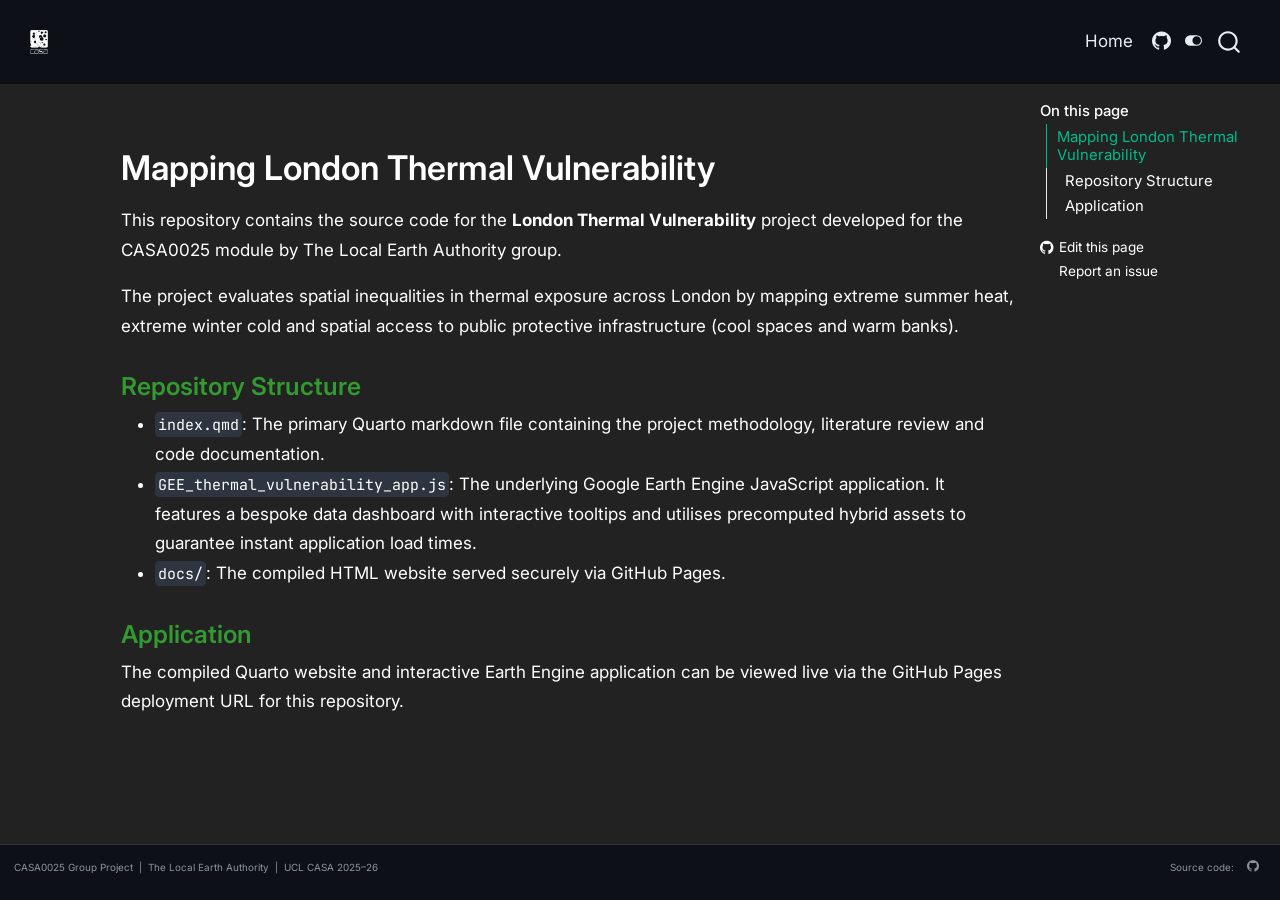
<file: docs/readme.html>
<!DOCTYPE html>
<html xmlns="http://www.w3.org/1999/xhtml" lang="en" xml:lang="en"><head>

<meta charset="utf-8">
<meta name="generator" content="quarto-1.8.26">

<meta name="viewport" content="width=device-width, initial-scale=1.0, user-scalable=yes">


<title>readme – The Local Earth Authority</title>
<style>
code{white-space: pre-wrap;}
span.smallcaps{font-variant: small-caps;}
div.columns{display: flex; gap: min(4vw, 1.5em);}
div.column{flex: auto; overflow-x: auto;}
div.hanging-indent{margin-left: 1.5em; text-indent: -1.5em;}
ul.task-list{list-style: none;}
ul.task-list li input[type="checkbox"] {
  width: 0.8em;
  margin: 0 0.8em 0.2em -1em; /* quarto-specific, see https://github.com/quarto-dev/quarto-cli/issues/4556 */ 
  vertical-align: middle;
}
</style>


<script src="site_libs/quarto-nav/quarto-nav.js"></script>
<script src="site_libs/clipboard/clipboard.min.js"></script>
<script src="site_libs/quarto-search/autocomplete.umd.js"></script>
<script src="site_libs/quarto-search/fuse.min.js"></script>
<script src="site_libs/quarto-search/quarto-search.js"></script>
<meta name="quarto:offset" content="./">
<link href="./favicon.ico" rel="icon">
<script src="site_libs/quarto-html/quarto.js" type="module"></script>
<script src="site_libs/quarto-html/tabsets/tabsets.js" type="module"></script>
<script src="site_libs/quarto-html/axe/axe-check.js" type="module"></script>
<script src="site_libs/quarto-html/popper.min.js"></script>
<script src="site_libs/quarto-html/tippy.umd.min.js"></script>
<script src="site_libs/quarto-html/anchor.min.js"></script>
<link href="site_libs/quarto-html/tippy.css" rel="stylesheet">
<link href="site_libs/quarto-html/quarto-syntax-highlighting-1b3db88def35042d172274863c1cdcf0.css" rel="stylesheet" class="quarto-color-scheme" id="quarto-text-highlighting-styles">
<link href="site_libs/quarto-html/quarto-syntax-highlighting-dark-1b3db88def35042d172274863c1cdcf0.css" rel="stylesheet" class="quarto-color-scheme quarto-color-alternate" id="quarto-text-highlighting-styles">
<script src="site_libs/bootstrap/bootstrap.min.js"></script>
<link href="site_libs/bootstrap/bootstrap-icons.css" rel="stylesheet">
<link href="site_libs/bootstrap/bootstrap-94bb24bf05ba9a1a9a1556d5d7cd369f.min.css" rel="stylesheet" append-hash="true" class="quarto-color-scheme" id="quarto-bootstrap" data-mode="light">
<link href="site_libs/bootstrap/bootstrap-dark-587eab1b1a114774f0dc48868b3edbeb.min.css" rel="stylesheet" append-hash="true" class="quarto-color-scheme quarto-color-alternate" id="quarto-bootstrap" data-mode="dark">
<script id="quarto-search-options" type="application/json">{
  "location": "navbar",
  "copy-button": false,
  "collapse-after": 3,
  "panel-placement": "end",
  "type": "overlay",
  "limit": 50,
  "keyboard-shortcut": [
    "f",
    "/",
    "s"
  ],
  "show-item-context": false,
  "language": {
    "search-no-results-text": "No results",
    "search-matching-documents-text": "matching documents",
    "search-copy-link-title": "Copy link to search",
    "search-hide-matches-text": "Hide additional matches",
    "search-more-match-text": "more match in this document",
    "search-more-matches-text": "more matches in this document",
    "search-clear-button-title": "Clear",
    "search-text-placeholder": "",
    "search-detached-cancel-button-title": "Cancel",
    "search-submit-button-title": "Submit",
    "search-label": "Search"
  }
}</script>
<style>html{ scroll-behavior: smooth; }</style>


<link rel="stylesheet" href="style.css">
</head>

<body class="nav-fixed quarto-dark"><script id="quarto-html-before-body" type="application/javascript">
    const toggleBodyColorMode = (bsSheetEl) => {
      const mode = bsSheetEl.getAttribute("data-mode");
      const bodyEl = window.document.querySelector("body");
      if (mode === "dark") {
        bodyEl.classList.add("quarto-dark");
        bodyEl.classList.remove("quarto-light");
      } else {
        bodyEl.classList.add("quarto-light");
        bodyEl.classList.remove("quarto-dark");
      }
    }
    const toggleBodyColorPrimary = () => {
      const bsSheetEl = window.document.querySelector("link#quarto-bootstrap:not([rel=disabled-stylesheet])");
      if (bsSheetEl) {
        toggleBodyColorMode(bsSheetEl);
      }
    }
    const setColorSchemeToggle = (alternate) => {
      const toggles = window.document.querySelectorAll('.quarto-color-scheme-toggle');
      for (let i=0; i < toggles.length; i++) {
        const toggle = toggles[i];
        if (toggle) {
          if (alternate) {
            toggle.classList.add("alternate");
          } else {
            toggle.classList.remove("alternate");
          }
        }
      }
    };
    const toggleColorMode = (alternate) => {
      // Switch the stylesheets
      const primaryStylesheets = window.document.querySelectorAll('link.quarto-color-scheme:not(.quarto-color-alternate)');
      const alternateStylesheets = window.document.querySelectorAll('link.quarto-color-scheme.quarto-color-alternate');
      manageTransitions('#quarto-margin-sidebar .nav-link', false);
      if (alternate) {
        // note: dark is layered on light, we don't disable primary!
        enableStylesheet(alternateStylesheets);
        for (const sheetNode of alternateStylesheets) {
          if (sheetNode.id === "quarto-bootstrap") {
            toggleBodyColorMode(sheetNode);
          }
        }
      } else {
        disableStylesheet(alternateStylesheets);
        enableStylesheet(primaryStylesheets)
        toggleBodyColorPrimary();
      }
      manageTransitions('#quarto-margin-sidebar .nav-link', true);
      // Switch the toggles
      setColorSchemeToggle(alternate)
      // Hack to workaround the fact that safari doesn't
      // properly recolor the scrollbar when toggling (#1455)
      if (navigator.userAgent.indexOf('Safari') > 0 && navigator.userAgent.indexOf('Chrome') == -1) {
        manageTransitions("body", false);
        window.scrollTo(0, 1);
        setTimeout(() => {
          window.scrollTo(0, 0);
          manageTransitions("body", true);
        }, 40);
      }
    }
    const disableStylesheet = (stylesheets) => {
      for (let i=0; i < stylesheets.length; i++) {
        const stylesheet = stylesheets[i];
        stylesheet.rel = 'disabled-stylesheet';
      }
    }
    const enableStylesheet = (stylesheets) => {
      for (let i=0; i < stylesheets.length; i++) {
        const stylesheet = stylesheets[i];
        if(stylesheet.rel !== 'stylesheet') { // for Chrome, which will still FOUC without this check
          stylesheet.rel = 'stylesheet';
        }
      }
    }
    const manageTransitions = (selector, allowTransitions) => {
      const els = window.document.querySelectorAll(selector);
      for (let i=0; i < els.length; i++) {
        const el = els[i];
        if (allowTransitions) {
          el.classList.remove('notransition');
        } else {
          el.classList.add('notransition');
        }
      }
    }
    const isFileUrl = () => {
      return window.location.protocol === 'file:';
    }
    const hasAlternateSentinel = () => {
      let styleSentinel = getColorSchemeSentinel();
      if (styleSentinel !== null) {
        return styleSentinel === "alternate";
      } else {
        return false;
      }
    }
    const setStyleSentinel = (alternate) => {
      const value = alternate ? "alternate" : "default";
      if (!isFileUrl()) {
        window.localStorage.setItem("quarto-color-scheme", value);
      } else {
        localAlternateSentinel = value;
      }
    }
    const getColorSchemeSentinel = () => {
      if (!isFileUrl()) {
        const storageValue = window.localStorage.getItem("quarto-color-scheme");
        return storageValue != null ? storageValue : localAlternateSentinel;
      } else {
        return localAlternateSentinel;
      }
    }
    const toggleGiscusIfUsed = (isAlternate, darkModeDefault) => {
      const baseTheme = document.querySelector('#giscus-base-theme')?.value ?? 'light';
      const alternateTheme = document.querySelector('#giscus-alt-theme')?.value ?? 'dark';
      let newTheme = '';
      if(authorPrefersDark) {
        newTheme = isAlternate ? baseTheme : alternateTheme;
      } else {
        newTheme = isAlternate ? alternateTheme : baseTheme;
      }
      const changeGiscusTheme = () => {
        // From: https://github.com/giscus/giscus/issues/336
        const sendMessage = (message) => {
          const iframe = document.querySelector('iframe.giscus-frame');
          if (!iframe) return;
          iframe.contentWindow.postMessage({ giscus: message }, 'https://giscus.app');
        }
        sendMessage({
          setConfig: {
            theme: newTheme
          }
        });
      }
      const isGiscussLoaded = window.document.querySelector('iframe.giscus-frame') !== null;
      if (isGiscussLoaded) {
        changeGiscusTheme();
      }
    };
    const authorPrefersDark = true;
    const darkModeDefault = authorPrefersDark;
    let localAlternateSentinel = darkModeDefault ? 'alternate' : 'default';
    // Dark / light mode switch
    window.quartoToggleColorScheme = () => {
      // Read the current dark / light value
      let toAlternate = !hasAlternateSentinel();
      toggleColorMode(toAlternate);
      setStyleSentinel(toAlternate);
      toggleGiscusIfUsed(toAlternate, darkModeDefault);
      window.dispatchEvent(new Event('resize'));
    };
    // Switch to dark mode if need be
    if (hasAlternateSentinel()) {
      toggleColorMode(true);
    } else {
      toggleColorMode(false);
    }
  </script>

<div id="quarto-search-results"></div>
  <header id="quarto-header" class="headroom fixed-top">
    <nav class="navbar navbar-expand-lg " data-bs-theme="dark">
      <div class="navbar-container container-fluid">
      <div class="navbar-brand-container mx-auto">
    <a href="./index.html" class="navbar-brand navbar-brand-logo">
    <img src="./logo.png" alt="The Local Earth Authority" class="navbar-logo light-content">
    <img src="./logo.png" alt="The Local Earth Authority" class="navbar-logo dark-content">
    </a>
  </div>
            <div id="quarto-search" class="" title="Search"></div>
          <button class="navbar-toggler" type="button" data-bs-toggle="collapse" data-bs-target="#navbarCollapse" aria-controls="navbarCollapse" role="menu" aria-expanded="false" aria-label="Toggle navigation" onclick="if (window.quartoToggleHeadroom) { window.quartoToggleHeadroom(); }">
  <span class="navbar-toggler-icon"></span>
</button>
          <div class="collapse navbar-collapse" id="navbarCollapse">
            <ul class="navbar-nav navbar-nav-scroll ms-auto">
  <li class="nav-item">
    <a class="nav-link" href="./index.html"> 
<span class="menu-text">Home</span></a>
  </li>  
  <li class="nav-item compact">
    <a class="nav-link" href="https://github.com/cy-tong/CASA0025_The_Local_Earth_Authority_Group_Project" target="_blank"> <i class="bi bi-github" role="img">
</i> 
<span class="menu-text"></span></a>
  </li>  
</ul>
          </div> <!-- /navcollapse -->
            <div class="quarto-navbar-tools">
  <a href="" class="quarto-color-scheme-toggle quarto-navigation-tool  px-1" onclick="window.quartoToggleColorScheme(); return false;" title="Toggle dark mode"><i class="bi"></i></a>
</div>
      </div> <!-- /container-fluid -->
    </nav>
</header>
<!-- content -->
<div id="quarto-content" class="quarto-container page-columns page-rows-contents page-layout-article page-navbar">
<!-- sidebar -->
<!-- margin-sidebar -->
    <div id="quarto-margin-sidebar" class="sidebar margin-sidebar">
        <nav id="TOC" role="doc-toc" class="toc-active">
    <h2 id="toc-title">On this page</h2>
   
  <ul>
  <li><a href="#mapping-london-thermal-vulnerability" id="toc-mapping-london-thermal-vulnerability" class="nav-link active" data-scroll-target="#mapping-london-thermal-vulnerability">Mapping London Thermal Vulnerability</a>
  <ul class="collapse">
  <li><a href="#repository-structure" id="toc-repository-structure" class="nav-link" data-scroll-target="#repository-structure">Repository Structure</a></li>
  <li><a href="#application" id="toc-application" class="nav-link" data-scroll-target="#application">Application</a></li>
  </ul></li>
  </ul>
<div class="toc-actions"><ul><li><a href="https://github.com/cy-tong/CASA0025_The_Local_Earth_Authority_Group_Project/edit/main/readme.md" class="toc-action"><i class="bi bi-github"></i>Edit this page</a></li><li><a href="https://github.com/cy-tong/CASA0025_The_Local_Earth_Authority_Group_Project/issues/new" class="toc-action"><i class="bi empty"></i>Report an issue</a></li></ul></div></nav>
    </div>
<!-- main -->
<main class="content" id="quarto-document-content"><header id="title-block-header" class="quarto-title-block"></header>





<section id="mapping-london-thermal-vulnerability" class="level1">
<h1>Mapping London Thermal Vulnerability</h1>
<p>This repository contains the source code for the <strong>London Thermal Vulnerability</strong> project developed for the CASA0025 module by The Local Earth Authority group.</p>
<p>The project evaluates spatial inequalities in thermal exposure across London by mapping extreme summer heat, extreme winter cold and spatial access to public protective infrastructure (cool spaces and warm banks).</p>
<section id="repository-structure" class="level3">
<h3 class="anchored" data-anchor-id="repository-structure">Repository Structure</h3>
<ul>
<li><code>index.qmd</code>: The primary Quarto markdown file containing the project methodology, literature review and code documentation.</li>
<li><code>GEE_thermal_vulnerability_app.js</code>: The underlying Google Earth Engine JavaScript application. It features a bespoke data dashboard with interactive tooltips and utilises precomputed hybrid assets to guarantee instant application load times.</li>
<li><code>docs/</code>: The compiled HTML website served securely via GitHub Pages.</li>
</ul>
</section>
<section id="application" class="level3">
<h3 class="anchored" data-anchor-id="application">Application</h3>
<p>The compiled Quarto website and interactive Earth Engine application can be viewed live via the GitHub Pages deployment URL for this repository.</p>


</section>
</section>

</main> <!-- /main -->
<script id="quarto-html-after-body" type="application/javascript">
  window.document.addEventListener("DOMContentLoaded", function (event) {
    // Ensure there is a toggle, if there isn't float one in the top right
    if (window.document.querySelector('.quarto-color-scheme-toggle') === null) {
      const a = window.document.createElement('a');
      a.classList.add('top-right');
      a.classList.add('quarto-color-scheme-toggle');
      a.href = "";
      a.onclick = function() { try { window.quartoToggleColorScheme(); } catch {} return false; };
      const i = window.document.createElement("i");
      i.classList.add('bi');
      a.appendChild(i);
      window.document.body.appendChild(a);
    }
    setColorSchemeToggle(hasAlternateSentinel())
    const icon = "";
    const anchorJS = new window.AnchorJS();
    anchorJS.options = {
      placement: 'right',
      icon: icon
    };
    anchorJS.add('.anchored');
    const isCodeAnnotation = (el) => {
      for (const clz of el.classList) {
        if (clz.startsWith('code-annotation-')) {                     
          return true;
        }
      }
      return false;
    }
    const onCopySuccess = function(e) {
      // button target
      const button = e.trigger;
      // don't keep focus
      button.blur();
      // flash "checked"
      button.classList.add('code-copy-button-checked');
      var currentTitle = button.getAttribute("title");
      button.setAttribute("title", "Copied!");
      let tooltip;
      if (window.bootstrap) {
        button.setAttribute("data-bs-toggle", "tooltip");
        button.setAttribute("data-bs-placement", "left");
        button.setAttribute("data-bs-title", "Copied!");
        tooltip = new bootstrap.Tooltip(button, 
          { trigger: "manual", 
            customClass: "code-copy-button-tooltip",
            offset: [0, -8]});
        tooltip.show();    
      }
      setTimeout(function() {
        if (tooltip) {
          tooltip.hide();
          button.removeAttribute("data-bs-title");
          button.removeAttribute("data-bs-toggle");
          button.removeAttribute("data-bs-placement");
        }
        button.setAttribute("title", currentTitle);
        button.classList.remove('code-copy-button-checked');
      }, 1000);
      // clear code selection
      e.clearSelection();
    }
    const getTextToCopy = function(trigger) {
      const outerScaffold = trigger.parentElement.cloneNode(true);
      const codeEl = outerScaffold.querySelector('code');
      for (const childEl of codeEl.children) {
        if (isCodeAnnotation(childEl)) {
          childEl.remove();
        }
      }
      return codeEl.innerText;
    }
    const clipboard = new window.ClipboardJS('.code-copy-button:not([data-in-quarto-modal])', {
      text: getTextToCopy
    });
    clipboard.on('success', onCopySuccess);
    if (window.document.getElementById('quarto-embedded-source-code-modal')) {
      const clipboardModal = new window.ClipboardJS('.code-copy-button[data-in-quarto-modal]', {
        text: getTextToCopy,
        container: window.document.getElementById('quarto-embedded-source-code-modal')
      });
      clipboardModal.on('success', onCopySuccess);
    }
      var localhostRegex = new RegExp(/^(?:http|https):\/\/localhost\:?[0-9]*\//);
      var mailtoRegex = new RegExp(/^mailto:/);
        var filterRegex = new RegExp("https:\/\/cy-tong\.github\.io\/CASA0025_The_Local_Earth_Authority_Group_Project\/");
      var isInternal = (href) => {
          return filterRegex.test(href) || localhostRegex.test(href) || mailtoRegex.test(href);
      }
      // Inspect non-navigation links and adorn them if external
     var links = window.document.querySelectorAll('a[href]:not(.nav-link):not(.navbar-brand):not(.toc-action):not(.sidebar-link):not(.sidebar-item-toggle):not(.pagination-link):not(.no-external):not([aria-hidden]):not(.dropdown-item):not(.quarto-navigation-tool):not(.about-link)');
      for (var i=0; i<links.length; i++) {
        const link = links[i];
        if (!isInternal(link.href)) {
          // undo the damage that might have been done by quarto-nav.js in the case of
          // links that we want to consider external
          if (link.dataset.originalHref !== undefined) {
            link.href = link.dataset.originalHref;
          }
            // target, if specified
            link.setAttribute("target", "_blank");
            if (link.getAttribute("rel") === null) {
              link.setAttribute("rel", "noopener");
            }
        }
      }
    function tippyHover(el, contentFn, onTriggerFn, onUntriggerFn) {
      const config = {
        allowHTML: true,
        maxWidth: 500,
        delay: 100,
        arrow: false,
        appendTo: function(el) {
            return el.parentElement;
        },
        interactive: true,
        interactiveBorder: 10,
        theme: 'quarto',
        placement: 'bottom-start',
      };
      if (contentFn) {
        config.content = contentFn;
      }
      if (onTriggerFn) {
        config.onTrigger = onTriggerFn;
      }
      if (onUntriggerFn) {
        config.onUntrigger = onUntriggerFn;
      }
      window.tippy(el, config); 
    }
    const noterefs = window.document.querySelectorAll('a[role="doc-noteref"]');
    for (var i=0; i<noterefs.length; i++) {
      const ref = noterefs[i];
      tippyHover(ref, function() {
        // use id or data attribute instead here
        let href = ref.getAttribute('data-footnote-href') || ref.getAttribute('href');
        try { href = new URL(href).hash; } catch {}
        const id = href.replace(/^#\/?/, "");
        const note = window.document.getElementById(id);
        if (note) {
          return note.innerHTML;
        } else {
          return "";
        }
      });
    }
    const xrefs = window.document.querySelectorAll('a.quarto-xref');
    const processXRef = (id, note) => {
      // Strip column container classes
      const stripColumnClz = (el) => {
        el.classList.remove("page-full", "page-columns");
        if (el.children) {
          for (const child of el.children) {
            stripColumnClz(child);
          }
        }
      }
      stripColumnClz(note)
      if (id === null || id.startsWith('sec-')) {
        // Special case sections, only their first couple elements
        const container = document.createElement("div");
        if (note.children && note.children.length > 2) {
          container.appendChild(note.children[0].cloneNode(true));
          for (let i = 1; i < note.children.length; i++) {
            const child = note.children[i];
            if (child.tagName === "P" && child.innerText === "") {
              continue;
            } else {
              container.appendChild(child.cloneNode(true));
              break;
            }
          }
          if (window.Quarto?.typesetMath) {
            window.Quarto.typesetMath(container);
          }
          return container.innerHTML
        } else {
          if (window.Quarto?.typesetMath) {
            window.Quarto.typesetMath(note);
          }
          return note.innerHTML;
        }
      } else {
        // Remove any anchor links if they are present
        const anchorLink = note.querySelector('a.anchorjs-link');
        if (anchorLink) {
          anchorLink.remove();
        }
        if (window.Quarto?.typesetMath) {
          window.Quarto.typesetMath(note);
        }
        if (note.classList.contains("callout")) {
          return note.outerHTML;
        } else {
          return note.innerHTML;
        }
      }
    }
    for (var i=0; i<xrefs.length; i++) {
      const xref = xrefs[i];
      tippyHover(xref, undefined, function(instance) {
        instance.disable();
        let url = xref.getAttribute('href');
        let hash = undefined; 
        if (url.startsWith('#')) {
          hash = url;
        } else {
          try { hash = new URL(url).hash; } catch {}
        }
        if (hash) {
          const id = hash.replace(/^#\/?/, "");
          const note = window.document.getElementById(id);
          if (note !== null) {
            try {
              const html = processXRef(id, note.cloneNode(true));
              instance.setContent(html);
            } finally {
              instance.enable();
              instance.show();
            }
          } else {
            // See if we can fetch this
            fetch(url.split('#')[0])
            .then(res => res.text())
            .then(html => {
              const parser = new DOMParser();
              const htmlDoc = parser.parseFromString(html, "text/html");
              const note = htmlDoc.getElementById(id);
              if (note !== null) {
                const html = processXRef(id, note);
                instance.setContent(html);
              } 
            }).finally(() => {
              instance.enable();
              instance.show();
            });
          }
        } else {
          // See if we can fetch a full url (with no hash to target)
          // This is a special case and we should probably do some content thinning / targeting
          fetch(url)
          .then(res => res.text())
          .then(html => {
            const parser = new DOMParser();
            const htmlDoc = parser.parseFromString(html, "text/html");
            const note = htmlDoc.querySelector('main.content');
            if (note !== null) {
              // This should only happen for chapter cross references
              // (since there is no id in the URL)
              // remove the first header
              if (note.children.length > 0 && note.children[0].tagName === "HEADER") {
                note.children[0].remove();
              }
              const html = processXRef(null, note);
              instance.setContent(html);
            } 
          }).finally(() => {
            instance.enable();
            instance.show();
          });
        }
      }, function(instance) {
      });
    }
        let selectedAnnoteEl;
        const selectorForAnnotation = ( cell, annotation) => {
          let cellAttr = 'data-code-cell="' + cell + '"';
          let lineAttr = 'data-code-annotation="' +  annotation + '"';
          const selector = 'span[' + cellAttr + '][' + lineAttr + ']';
          return selector;
        }
        const selectCodeLines = (annoteEl) => {
          const doc = window.document;
          const targetCell = annoteEl.getAttribute("data-target-cell");
          const targetAnnotation = annoteEl.getAttribute("data-target-annotation");
          const annoteSpan = window.document.querySelector(selectorForAnnotation(targetCell, targetAnnotation));
          const lines = annoteSpan.getAttribute("data-code-lines").split(",");
          const lineIds = lines.map((line) => {
            return targetCell + "-" + line;
          })
          let top = null;
          let height = null;
          let parent = null;
          if (lineIds.length > 0) {
              //compute the position of the single el (top and bottom and make a div)
              const el = window.document.getElementById(lineIds[0]);
              top = el.offsetTop;
              height = el.offsetHeight;
              parent = el.parentElement.parentElement;
            if (lineIds.length > 1) {
              const lastEl = window.document.getElementById(lineIds[lineIds.length - 1]);
              const bottom = lastEl.offsetTop + lastEl.offsetHeight;
              height = bottom - top;
            }
            if (top !== null && height !== null && parent !== null) {
              // cook up a div (if necessary) and position it 
              let div = window.document.getElementById("code-annotation-line-highlight");
              if (div === null) {
                div = window.document.createElement("div");
                div.setAttribute("id", "code-annotation-line-highlight");
                div.style.position = 'absolute';
                parent.appendChild(div);
              }
              div.style.top = top - 2 + "px";
              div.style.height = height + 4 + "px";
              div.style.left = 0;
              let gutterDiv = window.document.getElementById("code-annotation-line-highlight-gutter");
              if (gutterDiv === null) {
                gutterDiv = window.document.createElement("div");
                gutterDiv.setAttribute("id", "code-annotation-line-highlight-gutter");
                gutterDiv.style.position = 'absolute';
                const codeCell = window.document.getElementById(targetCell);
                const gutter = codeCell.querySelector('.code-annotation-gutter');
                gutter.appendChild(gutterDiv);
              }
              gutterDiv.style.top = top - 2 + "px";
              gutterDiv.style.height = height + 4 + "px";
            }
            selectedAnnoteEl = annoteEl;
          }
        };
        const unselectCodeLines = () => {
          const elementsIds = ["code-annotation-line-highlight", "code-annotation-line-highlight-gutter"];
          elementsIds.forEach((elId) => {
            const div = window.document.getElementById(elId);
            if (div) {
              div.remove();
            }
          });
          selectedAnnoteEl = undefined;
        };
          // Handle positioning of the toggle
      window.addEventListener(
        "resize",
        throttle(() => {
          elRect = undefined;
          if (selectedAnnoteEl) {
            selectCodeLines(selectedAnnoteEl);
          }
        }, 10)
      );
      function throttle(fn, ms) {
      let throttle = false;
      let timer;
        return (...args) => {
          if(!throttle) { // first call gets through
              fn.apply(this, args);
              throttle = true;
          } else { // all the others get throttled
              if(timer) clearTimeout(timer); // cancel #2
              timer = setTimeout(() => {
                fn.apply(this, args);
                timer = throttle = false;
              }, ms);
          }
        };
      }
        // Attach click handler to the DT
        const annoteDls = window.document.querySelectorAll('dt[data-target-cell]');
        for (const annoteDlNode of annoteDls) {
          annoteDlNode.addEventListener('click', (event) => {
            const clickedEl = event.target;
            if (clickedEl !== selectedAnnoteEl) {
              unselectCodeLines();
              const activeEl = window.document.querySelector('dt[data-target-cell].code-annotation-active');
              if (activeEl) {
                activeEl.classList.remove('code-annotation-active');
              }
              selectCodeLines(clickedEl);
              clickedEl.classList.add('code-annotation-active');
            } else {
              // Unselect the line
              unselectCodeLines();
              clickedEl.classList.remove('code-annotation-active');
            }
          });
        }
    const findCites = (el) => {
      const parentEl = el.parentElement;
      if (parentEl) {
        const cites = parentEl.dataset.cites;
        if (cites) {
          return {
            el,
            cites: cites.split(' ')
          };
        } else {
          return findCites(el.parentElement)
        }
      } else {
        return undefined;
      }
    };
    var bibliorefs = window.document.querySelectorAll('a[role="doc-biblioref"]');
    for (var i=0; i<bibliorefs.length; i++) {
      const ref = bibliorefs[i];
      const citeInfo = findCites(ref);
      if (citeInfo) {
        tippyHover(citeInfo.el, function() {
          var popup = window.document.createElement('div');
          citeInfo.cites.forEach(function(cite) {
            var citeDiv = window.document.createElement('div');
            citeDiv.classList.add('hanging-indent');
            citeDiv.classList.add('csl-entry');
            var biblioDiv = window.document.getElementById('ref-' + cite);
            if (biblioDiv) {
              citeDiv.innerHTML = biblioDiv.innerHTML;
            }
            popup.appendChild(citeDiv);
          });
          return popup.innerHTML;
        });
      }
    }
  });
  </script>
</div> <!-- /content -->
<footer class="footer">
  <div class="nav-footer">
    <div class="nav-footer-left">
<div style="text-align: left; font-size: 0.85em;">
CASA0025 Group Project &nbsp;|&nbsp; The Local Earth Authority &nbsp;|&nbsp; UCL CASA 2025–26
</div>
</div>   
    <div class="nav-footer-center">
      &nbsp;
    <div class="toc-actions d-sm-block d-md-none"><ul><li><a href="https://github.com/cy-tong/CASA0025_The_Local_Earth_Authority_Group_Project/edit/main/readme.md" class="toc-action"><i class="bi bi-github"></i>Edit this page</a></li><li><a href="https://github.com/cy-tong/CASA0025_The_Local_Earth_Authority_Group_Project/issues/new" class="toc-action"><i class="bi empty"></i>Report an issue</a></li></ul></div></div>
    <div class="nav-footer-right">
      <ul class="footer-items list-unstyled">
    <li class="nav-item">
 <span style="margin-right: 6px; font-size: 0.85em;">Source code:</span>
  </li>  
    <li class="nav-item compact">
    <a class="nav-link" href="https://github.com/cy-tong/CASA0025_The_Local_Earth_Authority_Group_Project" target="_blank">
      <i class="bi bi-github" role="img">
</i> 
    </a>
  </li>  
</ul>
    </div>
  </div>
</footer>




<script src="site_libs/quarto-html/zenscroll-min.js"></script>
</body></html>
</file>
<file: docs/site_libs/quarto-html/tippy.css>
.tippy-box[data-animation=fade][data-state=hidden]{opacity:0}[data-tippy-root]{max-width:calc(100vw - 10px)}.tippy-box{position:relative;background-color:#333;color:#fff;border-radius:4px;font-size:14px;line-height:1.4;white-space:normal;outline:0;transition-property:transform,visibility,opacity}.tippy-box[data-placement^=top]>.tippy-arrow{bottom:0}.tippy-box[data-placement^=top]>.tippy-arrow:before{bottom:-7px;left:0;border-width:8px 8px 0;border-top-color:initial;transform-origin:center top}.tippy-box[data-placement^=bottom]>.tippy-arrow{top:0}.tippy-box[data-placement^=bottom]>.tippy-arrow:before{top:-7px;left:0;border-width:0 8px 8px;border-bottom-color:initial;transform-origin:center bottom}.tippy-box[data-placement^=left]>.tippy-arrow{right:0}.tippy-box[data-placement^=left]>.tippy-arrow:before{border-width:8px 0 8px 8px;border-left-color:initial;right:-7px;transform-origin:center left}.tippy-box[data-placement^=right]>.tippy-arrow{left:0}.tippy-box[data-placement^=right]>.tippy-arrow:before{left:-7px;border-width:8px 8px 8px 0;border-right-color:initial;transform-origin:center right}.tippy-box[data-inertia][data-state=visible]{transition-timing-function:cubic-bezier(.54,1.5,.38,1.11)}.tippy-arrow{width:16px;height:16px;color:#333}.tippy-arrow:before{content:"";position:absolute;border-color:transparent;border-style:solid}.tippy-content{position:relative;padding:5px 9px;z-index:1}
</file>
<file: docs/site_libs/quarto-html/quarto-syntax-highlighting-1b3db88def35042d172274863c1cdcf0.css>
/* quarto syntax highlight colors */
:root {
  --quarto-hl-al-color: #ff5555;
  --quarto-hl-an-color: #75715e;
  --quarto-hl-at-color: #f92672;
  --quarto-hl-bn-color: #ae81ff;
  --quarto-hl-bu-color: #66D9EF;
  --quarto-hl-ch-color: #e6db74;
  --quarto-hl-co-color: #75715e;
  --quarto-hl-cv-color: #75715e;
  --quarto-hl-cn-color: #ae81ff;
  --quarto-hl-cf-color: #f92672;
  --quarto-hl-dt-color: #66d9ef;
  --quarto-hl-dv-color: #ae81ff;
  --quarto-hl-do-color: #75715e;
  --quarto-hl-er-color: #ff5555;
  --quarto-hl-ex-color: #a6e22e;
  --quarto-hl-fl-color: #ae81ff;
  --quarto-hl-fu-color: #a6e22e;
  --quarto-hl-im-color: #f92672;
  --quarto-hl-in-color: #f1fa8c;
  --quarto-hl-kw-color: #f92672;
  --quarto-hl-op-color: #f8f8f2;
  --quarto-hl-pp-color: #f92672;
  --quarto-hl-re-color: #75715e;
  --quarto-hl-sc-color: #ae81ff;
  --quarto-hl-ss-color: #e6db74;
  --quarto-hl-st-color: #e6db74;
  --quarto-hl-va-color: #f8f8f2;
  --quarto-hl-vs-color: #e6db74;
  --quarto-hl-wa-color: #ff5555;
}

/* other quarto variables */
:root {
  --quarto-font-monospace: SFMono-Regular, Menlo, Monaco, Consolas, "Liberation Mono", "Courier New", monospace;
}

/* syntax highlight based on Pandoc's rules */
pre > code.sourceCode > span {
  color: #f8f8f2;
}

code.sourceCode > span {
  color: #f8f8f2;
}

div.sourceCode,
div.sourceCode pre.sourceCode {
  color: #f8f8f2;
}

/* Normal */
code span {
  color: #f8f8f2;
}

/* Alert */
code span.al {
  font-weight: bold;
  color: #ff5555;
}

/* Annotation */
code span.an {
  color: #75715e;
}

/* Attribute */
code span.at {
  color: #f92672;
}

/* BaseN */
code span.bn {
  color: #ae81ff;
}

/* BuiltIn */
code span.bu {
  color: #66D9EF;
}

/* ControlFlow */
code span.cf {
  color: #f92672;
}

/* Char */
code span.ch {
  color: #e6db74;
}

/* Constant */
code span.cn {
  color: #ae81ff;
}

/* Comment */
code span.co {
  color: #75715e;
}

/* CommentVar */
code span.cv {
  color: #75715e;
}

/* Documentation */
code span.do {
  color: #75715e;
}

/* DataType */
code span.dt {
  font-style: italic;
  color: #66d9ef;
}

/* DecVal */
code span.dv {
  color: #ae81ff;
}

/* Error */
code span.er {
  color: #ff5555;
  text-decoration: underline;
}

/* Extension */
code span.ex {
  font-weight: bold;
  color: #a6e22e;
}

/* Float */
code span.fl {
  color: #ae81ff;
}

/* Function */
code span.fu {
  color: #a6e22e;
}

/* Import */
code span.im {
  color: #f92672;
}

/* Information */
code span.in {
  color: #f1fa8c;
}

/* Keyword */
code span.kw {
  color: #f92672;
}

/* Operator */
code span.op {
  color: #f8f8f2;
}

/* Preprocessor */
code span.pp {
  color: #f92672;
}

/* RegionMarker */
code span.re {
  color: #75715e;
}

/* SpecialChar */
code span.sc {
  color: #ae81ff;
}

/* SpecialString */
code span.ss {
  color: #e6db74;
}

/* String */
code span.st {
  color: #e6db74;
}

/* Variable */
code span.va {
  color: #f8f8f2;
}

/* VerbatimString */
code span.vs {
  color: #e6db74;
}

/* Warning */
code span.wa {
  color: #ff5555;
}

.prevent-inlining {
  content: "</";
}

/*# sourceMappingURL=d05b847244865d805c6ffde5e4996874.css.map */
</file>
<file: docs/site_libs/quarto-html/quarto-syntax-highlighting-dark-1b3db88def35042d172274863c1cdcf0.css>
/* quarto syntax highlight colors */
:root {
  --quarto-hl-al-color: #ff5555;
  --quarto-hl-an-color: #75715e;
  --quarto-hl-at-color: #f92672;
  --quarto-hl-bn-color: #ae81ff;
  --quarto-hl-bu-color: #66D9EF;
  --quarto-hl-ch-color: #e6db74;
  --quarto-hl-co-color: #75715e;
  --quarto-hl-cv-color: #75715e;
  --quarto-hl-cn-color: #ae81ff;
  --quarto-hl-cf-color: #f92672;
  --quarto-hl-dt-color: #66d9ef;
  --quarto-hl-dv-color: #ae81ff;
  --quarto-hl-do-color: #75715e;
  --quarto-hl-er-color: #ff5555;
  --quarto-hl-ex-color: #a6e22e;
  --quarto-hl-fl-color: #ae81ff;
  --quarto-hl-fu-color: #a6e22e;
  --quarto-hl-im-color: #f92672;
  --quarto-hl-in-color: #f1fa8c;
  --quarto-hl-kw-color: #f92672;
  --quarto-hl-op-color: #f8f8f2;
  --quarto-hl-pp-color: #f92672;
  --quarto-hl-re-color: #75715e;
  --quarto-hl-sc-color: #ae81ff;
  --quarto-hl-ss-color: #e6db74;
  --quarto-hl-st-color: #e6db74;
  --quarto-hl-va-color: #f8f8f2;
  --quarto-hl-vs-color: #e6db74;
  --quarto-hl-wa-color: #ff5555;
}

/* other quarto variables */
:root {
  --quarto-font-monospace: SFMono-Regular, Menlo, Monaco, Consolas, "Liberation Mono", "Courier New", monospace;
}

/* syntax highlight based on Pandoc's rules */
pre > code.sourceCode > span {
  color: #f8f8f2;
}

code.sourceCode > span {
  color: #f8f8f2;
}

div.sourceCode,
div.sourceCode pre.sourceCode {
  color: #f8f8f2;
}

/* Normal */
code span {
  color: #f8f8f2;
}

/* Alert */
code span.al {
  font-weight: bold;
  color: #ff5555;
}

/* Annotation */
code span.an {
  color: #75715e;
}

/* Attribute */
code span.at {
  color: #f92672;
}

/* BaseN */
code span.bn {
  color: #ae81ff;
}

/* BuiltIn */
code span.bu {
  color: #66D9EF;
}

/* ControlFlow */
code span.cf {
  color: #f92672;
}

/* Char */
code span.ch {
  color: #e6db74;
}

/* Constant */
code span.cn {
  color: #ae81ff;
}

/* Comment */
code span.co {
  color: #75715e;
}

/* CommentVar */
code span.cv {
  color: #75715e;
}

/* Documentation */
code span.do {
  color: #75715e;
}

/* DataType */
code span.dt {
  font-style: italic;
  color: #66d9ef;
}

/* DecVal */
code span.dv {
  color: #ae81ff;
}

/* Error */
code span.er {
  color: #ff5555;
  text-decoration: underline;
}

/* Extension */
code span.ex {
  font-weight: bold;
  color: #a6e22e;
}

/* Float */
code span.fl {
  color: #ae81ff;
}

/* Function */
code span.fu {
  color: #a6e22e;
}

/* Import */
code span.im {
  color: #f92672;
}

/* Information */
code span.in {
  color: #f1fa8c;
}

/* Keyword */
code span.kw {
  color: #f92672;
}

/* Operator */
code span.op {
  color: #f8f8f2;
}

/* Preprocessor */
code span.pp {
  color: #f92672;
}

/* RegionMarker */
code span.re {
  color: #75715e;
}

/* SpecialChar */
code span.sc {
  color: #ae81ff;
}

/* SpecialString */
code span.ss {
  color: #e6db74;
}

/* String */
code span.st {
  color: #e6db74;
}

/* Variable */
code span.va {
  color: #f8f8f2;
}

/* VerbatimString */
code span.vs {
  color: #e6db74;
}

/* Warning */
code span.wa {
  color: #ff5555;
}

.prevent-inlining {
  content: "</";
}

/*# sourceMappingURL=d05b847244865d805c6ffde5e4996874.css.map */
</file>
<file: docs/style.css>
/* -------------------------------------------------------
   The Local Earth Authority — CASA0025 Group Project
   Custom stylesheet
------------------------------------------------------- */

/* ── Google Fonts ── */
@import url('https://fonts.googleapis.com/css2?family=Inter:wght@300;400;600;700&family=JetBrains+Mono:wght@400;500&display=swap');

/* ── Base typography ── */
body {
  font-family: 'Inter', sans-serif;
  font-size: 1rem;
  line-height: 1.75;
}

code, pre {
  font-family: 'JetBrains Mono', monospace;
  font-size: 0.88em;
}

/* ── Main heading ── */
h1.title {
  font-size: 2.4rem;
  font-weight: 700;
  letter-spacing: -0.5px;
}

/* ── Section headings ── */
h2 {
  border-bottom: 2px solid #34a832;
  padding-bottom: 6px;
  margin-top: 2.5rem;
}

h3 {
  color: #34a832;
  margin-top: 1.8rem;
}

/* ── Scrollable code containers (mirrors Nepal example) ── */
.scroll-container {
  border: 1px solid #2d333b;
  border-radius: 6px;
  background: #161b22;
}

/* ── Data table styling ── */
table {
  width: 100%;
  border-collapse: collapse;
  margin: 1.5rem 0;
  font-size: 0.92rem;
}

thead th {
  background: #1f6b1e;
  color: #ffffff;
  padding: 10px 14px;
  text-align: left;
}

tbody td {
  padding: 9px 14px;
  border-bottom: 1px solid #2d333b;
  vertical-align: top;
}

tbody tr:hover {
  background: rgba(52, 168, 50, 0.06);
}

td.description {
  color: #8b949e;
  font-size: 0.88em;
}

/* ── Risk badge chips ── */
.badge-high   { background:#c0392b; color:#fff; padding:2px 8px; border-radius:12px; font-size:0.8em; }
.badge-medium { background:#e67e22; color:#fff; padding:2px 8px; border-radius:12px; font-size:0.8em; }
.badge-low    { background:#27ae60; color:#fff; padding:2px 8px; border-radius:12px; font-size:0.8em; }

/* ── Callout override — make NOTE boxes green ── */
div.callout-note {
  border-left-color: #34a832;
}

/* ── Hero banner ── */
.hero-banner {
  background: linear-gradient(135deg, #0d1117 0%, #1f2d1f 100%);
  color: #e6edf3;
  padding: 3rem 2rem;
  margin-bottom: 2rem;
  border-radius: 8px;
  border-left: 5px solid #34a832;
}

.hero-banner h1 {
  font-size: 2rem;
  margin: 0 0 0.5rem 0;
  color: #ffffff;
}

.hero-banner p {
  margin: 0;
  font-size: 1.05rem;
  color: #8b949e;
}

/* ── App iframe wrapper ── */
.app-frame {
  border: 2px solid #34a832;
  border-radius: 8px;
  overflow: hidden;
  box-shadow: 0 8px 32px rgba(0,0,0,0.4);
  margin: 1.5rem 0;
}

/* ── Footer tweak ── */
.nav-footer {
  border-top: 1px solid #2d333b;
  font-size: 0.83rem;
}
</file>
